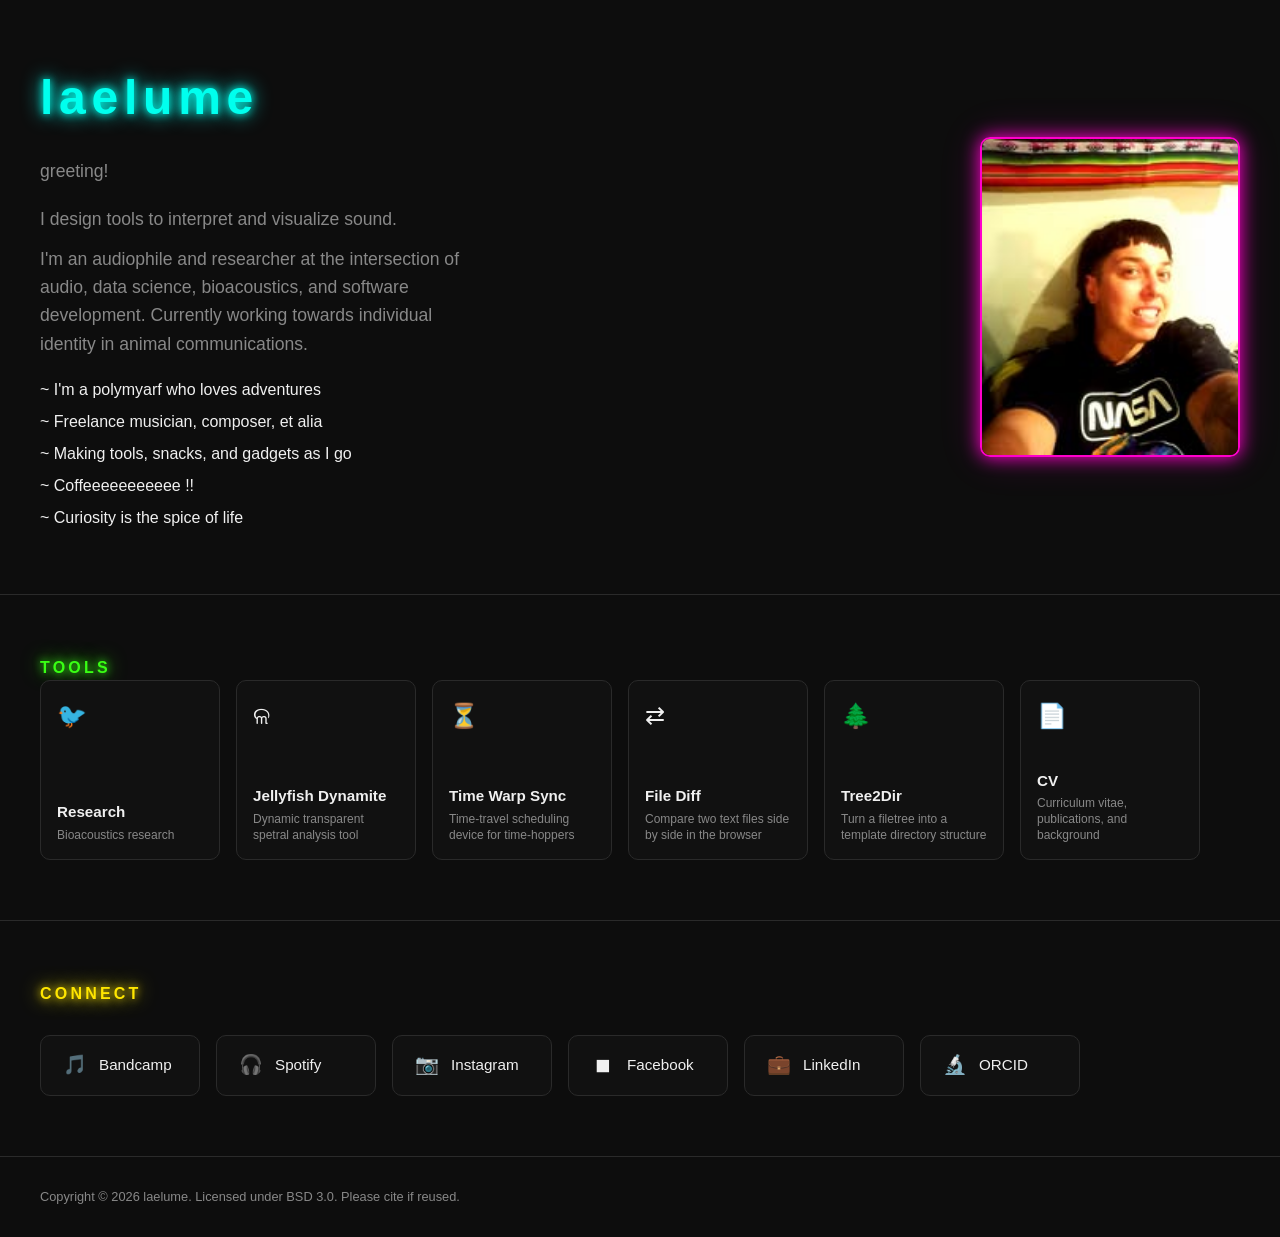
<file: index.html>
<!DOCTYPE html>
<html lang="en">
<head>
    <title>title laelume</title>
    <meta charset="UTF-8">
    <meta name="viewport" content="width=device-width, initial-scale=1.0">
    <style>

        /* === === === === === === === === */
        /* ROOT VARIABLES                 */
        /* ==== ==== ==== ====            */

        :root {
            --magenta:    #ff00cc;
            --cyan:       #00ffee;
            --neon-green: #39ff14;
            --yellow:     #ffe600;
            --dark-bg:    #0d0d0d;
            --mid-bg:     #1a1a1a;
            --card-bg:    #111111;
            --text-main:  #f0f0f0;
            --text-dim:   #888888;
            --radius:     10px;
        }

        /* === === === === === === === === */
        /* RESET AND BASE                 */
        /* ==== ==== ==== ====            */

        * {
            box-sizing: border-box;
            margin: 0;
            padding: 0;
        }

        html {
            scroll-behavior: smooth;
        }

        body {
            font-family: Arial, sans-serif;
            background-color: var(--dark-bg);
            color: var(--text-main);
            line-height: 1.6;
        }

        /* === === === === === === === === */
        /* NEON GLOW UTILITY              */
        /* ==== ==== ==== ====            */

        /* applied as a class to headings and accents that need glow */
        .glow-magenta { text-shadow: 0 0 8px var(--magenta), 0 0 20px var(--magenta); }
        .glow-cyan    { text-shadow: 0 0 8px var(--cyan),    0 0 20px var(--cyan);    }
        .glow-green   { text-shadow: 0 0 8px var(--neon-green), 0 0 20px var(--neon-green); }
        .glow-yellow  { text-shadow: 0 0 8px var(--yellow),  0 0 20px var(--yellow);  }


        .greeting-list {
            list-style: none;
            margin-top: 16px;
            color: var(--text-main);
            font-size: 1rem;
            line-height: 2;
        }
        /* === === === === === === === === */
        /* SECTION WRAPPER                */
        /* ==== ==== ==== ====            */

        /* each top-level section gets padding and a subtle divider */
        .section {
            padding: 60px 40px;
            border-bottom: 1px solid #2a2a2a;
        }

        /* === === === === === === === === */
        /* HERO SECTION - photo + greeting */
        /* ==== ==== ==== ====            */

        #hero {
            display: flex;
            align-items: center;
            justify-content: space-between;
            gap: 40px;
            flex-wrap: wrap;
            min-height: 60vh;
        }

        /* left side: name and greeting text */
        #hero .hero-text {
            flex: 1 1 300px;
        }

        #hero .hero-text h1 {
            font-size: 3rem;
            letter-spacing: 0.12em;
            color: var(--cyan);
        }

        #hero .hero-text .greeting {
            margin-top: 20px;
            font-size: 1.1rem;
            color: var(--text-dim);
            max-width: 420px;
        }

        /* right side: portrait image, right-justified */
        #hero .hero-photo {
            flex: 0 0 auto;
            display: flex;
            justify-content: flex-end;
        }

        /* replace src with actual image path */
        #hero .hero-photo img {
            width: 260px;
            height: 320px;
            object-fit: cover;
            border-radius: var(--radius);
            border: 2px solid var(--magenta);
            box-shadow: 0 0 18px var(--magenta), 0 0 40px rgba(255,0,204,0.2);
        }

        /* === === === === === === === === */
        /* NAV SECTION - tools links      */
        /* ==== ==== ==== ====            */

        #tools {
            /* left-aligned column layout  */
        }

        #tools h2 {
            font-size: 1rem;
            letter-spacing: 0.2em;
            text-transform: uppercase;
            color: var(--neon-green);
        }

        #tools nav ul {
            list-style: none;
            display: flex;
            flex-direction: row;
            gap: 16px;
            /* every tile takes an equal share of the row regardless of count */
        }

        #tools nav li {
            margin: 0;
            flex: 1 1 0;
            min-width: 0;
            max-width: 180px;
        }

        /* each tool is a square tile: icon at the top, title and subtitle at the bottom */
        #tools nav a {
            display: flex;
            flex-direction: column;
            gap: 6px;
            aspect-ratio: 1 / 1;
            padding: 16px;
            background-color: var(--card-bg);
            color: var(--text-main);
            text-decoration: none;
            border-radius: var(--radius);
            border: 1px solid #2a2a2a;
            transition: border-color 0.2s, color 0.2s, box-shadow 0.2s;
            overflow: hidden;
        }

        #tools nav a:hover {
            border-color: var(--neon-green);
            color: var(--neon-green);
            box-shadow: 0 0 8px var(--neon-green);
        }

        /* auto bottom margin on the icon pushes the text block to the tile floor */
        #tools nav .tool-icon {
            font-size: 1.5rem;
            margin-bottom: auto;
            /* unicode icons to match the social cards; swap for SVG if preferred */
        }

        #tools nav .tool-title {
            font-size: 0.95rem;
            font-weight: bold;
            line-height: 1.3;
        }

        /* subtitle stays dim on hover so the title carries the accent colour */
        #tools nav .tool-sub {
            font-size: 0.75rem;
            line-height: 1.3;
            color: var(--text-dim);
        }

        /* === === === === === === === === */
        /* SOCIAL / LINKS SECTION         */
        /* ==== ==== ==== ====            */

        #connect {
            /* centered grid of icon-style cards */
        }

        #connect h2 {
            font-size: 1rem;
            letter-spacing: 0.2em;
            text-transform: uppercase;
            color: var(--yellow);
            margin-bottom: 28px;
        }

        .social-grid {
            display: flex;
            flex-wrap: wrap;
            gap: 16px;
        }

        /* each social link is a pill card */
        .social-card {
            display: flex;
            align-items: center;
            gap: 12px;
            padding: 14px 22px;
            background-color: var(--card-bg);
            border-radius: var(--radius);
            border: 1px solid #2a2a2a;
            text-decoration: none;
            color: var(--text-main);
            font-size: 0.95rem;
            transition: border-color 0.2s, color 0.2s, box-shadow 0.2s;
            min-width: 160px;
        }

        /* each card picks up its accent color on hover via a data attribute */
        .social-card:hover                              { border-color: var(--cyan);       color: var(--cyan);       box-shadow: 0 0 10px var(--cyan);       }
        .social-card[data-platform="bandcamp"]:hover    { border-color: var(--cyan);       color: var(--cyan);       box-shadow: 0 0 10px var(--cyan);       }
        .social-card[data-platform="instagram"]:hover   { border-color: var(--magenta);    color: var(--magenta);    box-shadow: 0 0 10px var(--magenta);    }
        .social-card[data-platform="facebook"]:hover    { border-color: #4a90d9;           color: #4a90d9;           box-shadow: 0 0 10px #4a90d9;           }
        .social-card[data-platform="linkedin"]:hover    { border-color: #0e9af0;           color: #0e9af0;           box-shadow: 0 0 10px #0e9af0;           }
        .social-card[data-platform="orcid"]:hover       { border-color: var(--neon-green); color: var(--neon-green); box-shadow: 0 0 10px var(--neon-green);  }
        .social-card[data-platform="spotify"]:hover     { border-color: var(--neon-green); color: var(--neon-green); box-shadow: 0 0 10px var(--neon-green);  }

        .social-card .icon {
            font-size: 1.2rem;
            width: 24px;
            text-align: center;
            /* unicode icons are used here; swap for SVG sprites if preferred */
        }

        /* === === === === === === === === */
        /* FOOTER                         */
        /* ==== ==== ==== ====            */

        footer {
            padding: 30px 40px;
            color: var(--text-dim);
            font-size: 0.8rem;
        }

    </style>
</head>
<body>

    <!-- === === === === === === === === -->
    <!-- HERO: name, greeting, photo    -->
    <!-- ==== ==== ==== ====            -->

    <section id="hero" class="section">

        <div class="hero-text">
            <h1 class="glow-cyan">laelume</h1>
            <p class="greeting">greeting!</p>
            <p class="greeting">I design tools to interpret and visualize sound.</p>
            <p class="greeting" style="margin-top: 12px;">I'm an audiophile and researcher at the intersection of audio, data science, bioacoustics, and software development. Currently working towards individual identity in animal communications.</p>
            <ul class="greeting-list">
                <li>~ I'm a polymyarf who loves adventures</li>
                <li>~ Freelance musician, composer, et alia</li>
                <li>~ Making tools, snacks, and gadgets as I go</li>
                <li>~ Coffeeeeeeeeeee !!</li>
                <li>~ Curiosity is the spice of life</li>
            </ul>
            
        </div>

        <div class="hero-photo">
            <!-- replace placeholder src with actual image path, e.g. assets/portrait.jpg -->
            <img src="images/ashface.jpg" alt="laelume portrait">
        </div>

    </section>

    <!-- === === === === === === === === -->
    <!-- TOOLS NAV                      -->
    <!-- ==== ==== ==== ====            -->

    <section id="tools" class="section">

        <h2 class="glow-green">tools</h2>

        <nav>
            <ul>
                <li>
                    <a href="research/index.html">
                        <span class="tool-icon">🐦</span>
                        <span class="tool-title">Research</span>
                        <span class="tool-sub">Bioacoustics research</span>
                    </a>
                </li>
                <li>
                    <a href="jellyfish.html">
                        <span class="tool-icon">ଳ</span>
                        <span class="tool-title">Jellyfish Dynamite</span>
                        <span class="tool-sub">Dynamic transparent spetral analysis tool</span>
                    </a>
                </li>
                <li>
                    <a href="timewarp.html">
                        <span class="tool-icon">⏳</span>
                        <span class="tool-title">Time Warp Sync</span>
                        <span class="tool-sub">Time-travel scheduling device for time-hoppers</span>
                    </a>
                </li>
                <li>
                    <a href="diff.html">
                        <span class="tool-icon">⇄</span>
                        <span class="tool-title">File Diff</span>
                        <span class="tool-sub">Compare two text files side by side in the browser</span>
                    </a>
                </li>
                <li>
                    <a href="tree.html">
                        <span class="tool-icon">🌲</span>
                        <span class="tool-title">Tree2Dir</span>
                        <span class="tool-sub">Turn a filetree into a template directory structure</span>
                    </a>
                </li>
                <!--<li><a href="compositions.html">Compositions</a></li>-->
                <!--<li><a href="ideas-writings.html">Writing</a></li>-->
                <!--<li><a href="software.html">Software</a></li>-->
                <li>
                    <a href="cv.html">
                        <span class="tool-icon">📄</span>
                        <span class="tool-title">CV</span>
                        <span class="tool-sub">Curriculum vitae, publications, and background</span>
                    </a>
                </li>
            </ul>
        </nav>

    </section>

    <!-- === === === === === === === === -->
    <!-- SOCIAL LINKS                   -->
    <!-- ==== ==== ==== ====            -->

    <section id="connect" class="section">

        <h2 class="glow-yellow">connect</h2>

        <div class="social-grid">

            <!-- replace all href="#" with actual profile URLs -->

            <a class="social-card" data-platform="bandcamp" href="https://ashlaeblume.bandcamp.com" target="_blank" rel="noopener noreferrer">
                <span class="icon">🎵</span>
                Bandcamp
            </a>

            <a class="social-card" data-platform="spotify" href="https://open.spotify.com/artist/68kdJhGyzBGcU7ST7ue2NJ" target="_blank" rel="noopener noreferrer">
                <span class="icon">🎧</span>
                Spotify
            </a>

            <a class="social-card" data-platform="instagram" href="https://www.instagram.com/laelume" target="_blank" rel="noopener noreferrer">
                <span class="icon">📷</span>
                Instagram
            </a>

            <a class="social-card" data-platform="facebook" href="https://www.facebook.com/ashlaeblume" target="_blank" rel="noopener noreferrer">
                <span class="icon">◼</span>
                Facebook
            </a>

            <a class="social-card" data-platform="linkedin" href="http://linkedin.com/in/ashlaeblume" target="_blank" rel="noopener noreferrer">
                <span class="icon">💼</span>
                LinkedIn
            </a>

            <a class="social-card" data-platform="orcid" href="https://orcid.org/0000-0002-1583-7116" target="_blank" rel="noopener noreferrer">
                <span class="icon">🔬</span>
                ORCID
            </a>

        </div>

    </section>

    <!-- === === === === === === === === -->
    <!-- FOOTER                         -->
    <!-- ==== ==== ==== ====            -->

    <footer>
        Copyright &copy; 2026 laelume. Licensed under BSD 3.0. Please cite if reused.
    </footer>

</body>
</html>
</file>
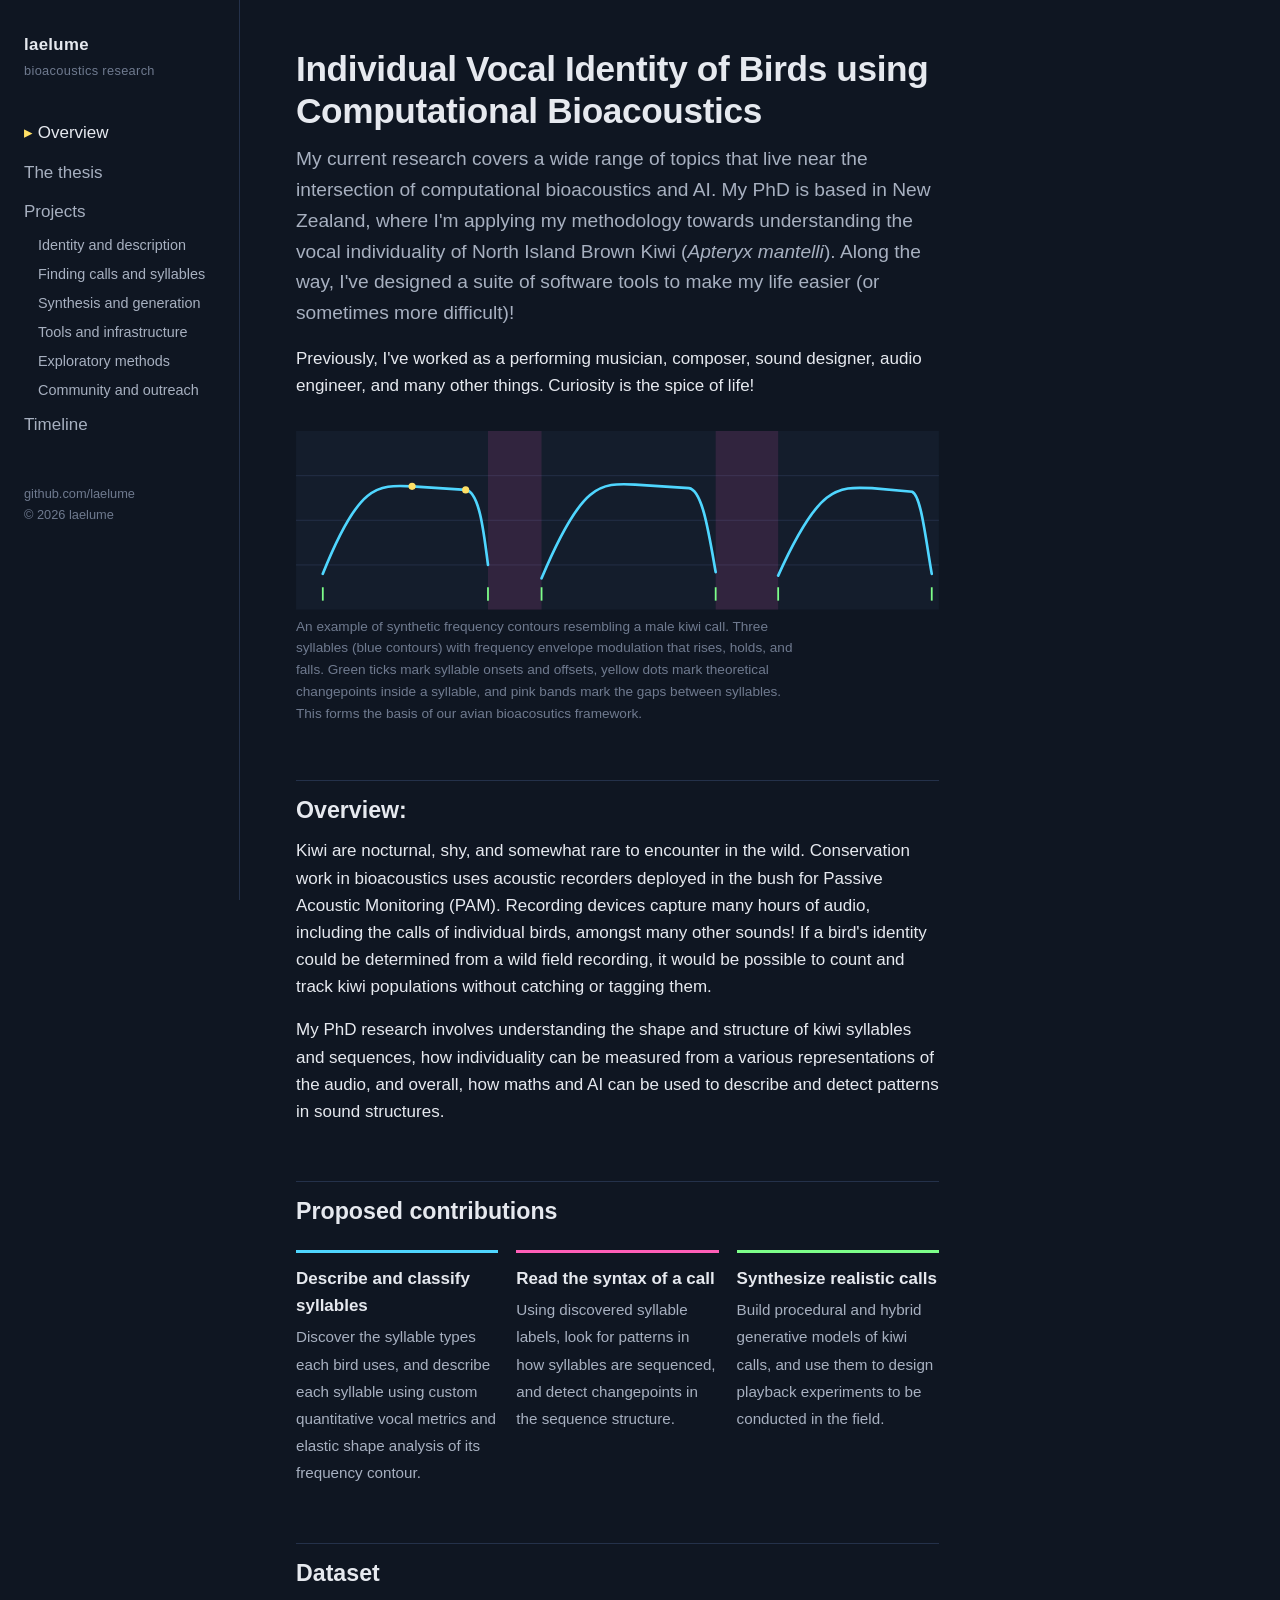
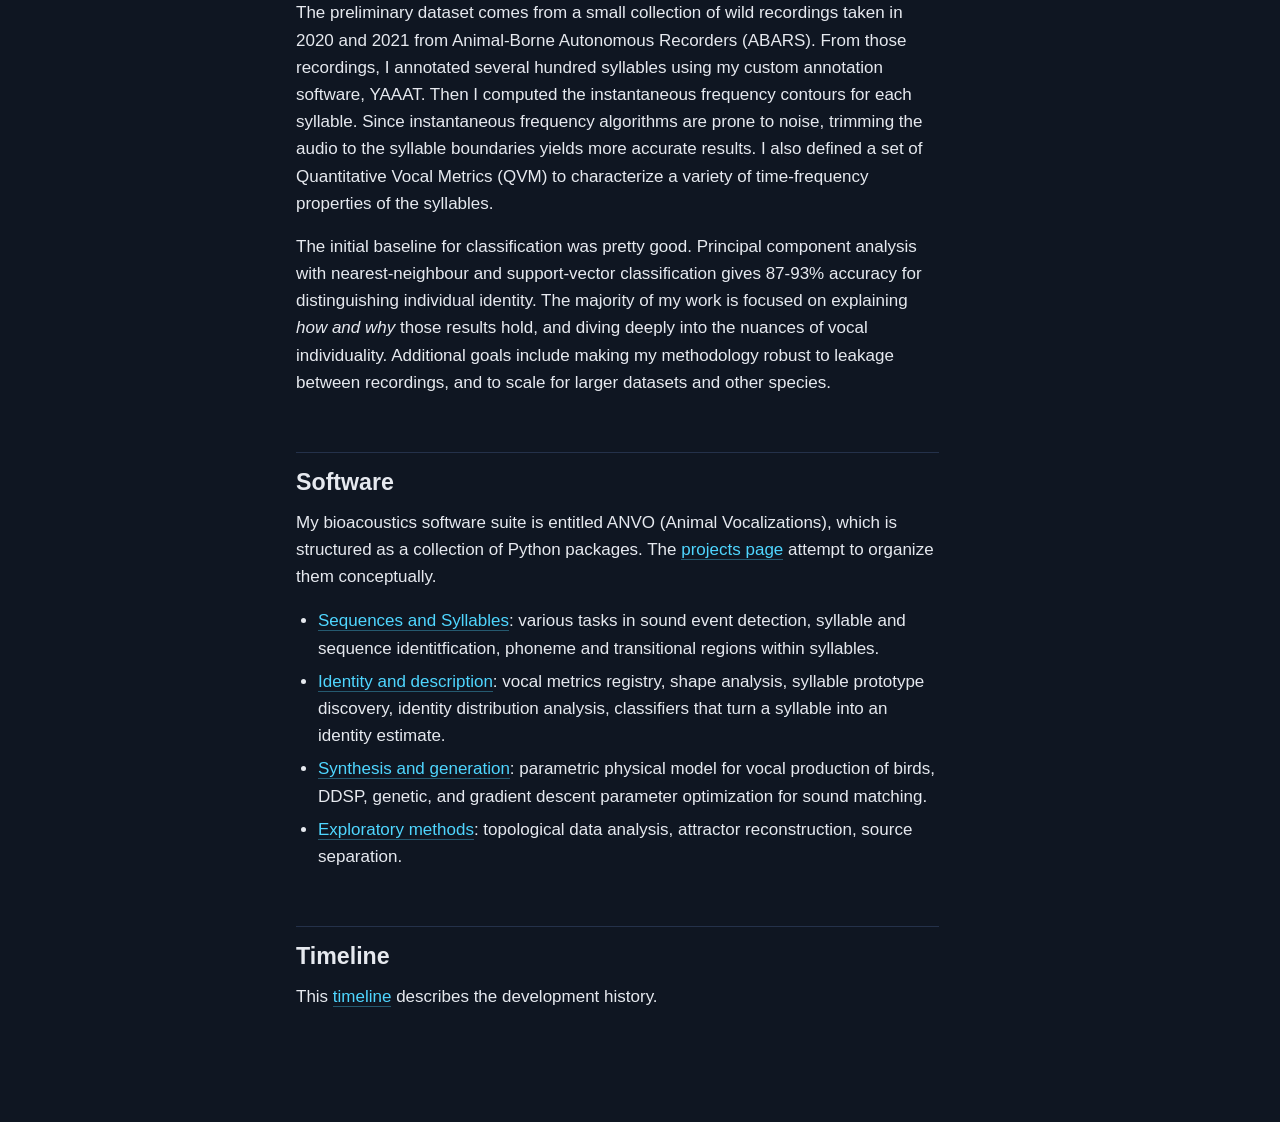
<file: research/index.html>
<!DOCTYPE html>
<html lang="en">
<head>
<meta charset="utf-8">
<meta name="viewport" content="width=device-width, initial-scale=1">
<title>ashlae blum(e) research page</title>
<meta name="description" content="Computational approached towards vocal individuality of North Island Brown Kiwi">
<link rel="stylesheet" href="style.css">
</head>
<body>
<div class="frame">

<aside class="side">
  <a class="brand" href="index.html">laelume<small>bioacoustics research</small></a>
  <nav>
    <a class="here" href="index.html">Overview</a>
    <a href="thesis.html">The thesis</a>
    <a href="projects.html">Projects</a>
    <div class="sub">
      <a href="projects.html#identify">Identity and description</a>
      <a href="projects.html#segment">Finding calls and syllables</a>
      <a href="projects.html#synth">Synthesis and generation</a>
      <a href="projects.html#tools">Tools and infrastructure</a>
      <a href="projects.html#explore">Exploratory methods</a>
      <a href="projects.html#community">Community and outreach</a>
    </div>
    <a href="timeline.html">Timeline</a>
  </nav>
  <div class="foot">
    <a href="https://github.com/laelume">github.com/laelume</a><br>
    © 2026 laelume
  </div>
</aside>

<main>
<h1>Individual Vocal Identity of Birds using Computational Bioacoustics</h1>
<p class="lede">My current research covers a wide range of topics that live near the intersection of computational bioacoustics and AI. My PhD is based in New Zealand, where I'm applying my methodology towards understanding the vocal individuality of North Island Brown Kiwi (<em>Apteryx mantelli</em>). Along the way, I've designed a suite of software tools to make my life easier (or sometimes more difficult)!</p>
</p>Previously, I've worked as a performing musician, composer, sound designer, audio engineer, and many other things. Curiosity is the spice of life!</p>
  
<div class="contour" aria-hidden="true">
<svg viewBox="0 0 720 200" xmlns="http://www.w3.org/2000/svg" role="img">
  <title>Synthetic kiwi call showing frequency contours of three syllables</title>
  <rect x="0" y="0" width="720" height="200" fill="#141d2c"/>
  <g stroke="#24314a" stroke-width="1">
    <line x1="0" y1="50" x2="720" y2="50"/>
    <line x1="0" y1="100" x2="720" y2="100"/>
    <line x1="0" y1="150" x2="720" y2="150"/>
  </g>
  <!-- inter-syllable gap regions -->
  <rect x="215" y="0" width="60" height="200" fill="#ff5fb8" opacity=".12"/>
  <rect x="470" y="0" width="70" height="200" fill="#ff5fb8" opacity=".12"/>
  <!-- syllable contours: rise, plateau, fall -->
  <path d="M30 160 C 70 60, 90 60, 130 62 L 190 66 C 205 68, 210 110, 215 150" fill="none" stroke="#4fd6ff" stroke-width="3" stroke-linecap="round"/>
  <path d="M275 165 C 320 58, 340 58, 380 60 L 440 64 C 455 66, 462 112, 470 158" fill="none" stroke="#4fd6ff" stroke-width="3" stroke-linecap="round"/>
  <path d="M540 162 C 585 62, 605 62, 645 64 L 690 68 C 700 72, 705 120, 712 160" fill="none" stroke="#4fd6ff" stroke-width="3" stroke-linecap="round"/>
  <!-- changepoints inside the first syllable -->
  <g fill="#ffe066">
    <circle cx="130" cy="62" r="4"/>
    <circle cx="190" cy="66" r="4"/>
  </g>
  <!-- onset / offset ticks -->
  <g stroke="#7dff8a" stroke-width="2">
    <line x1="30" y1="175" x2="30" y2="190"/>
    <line x1="215" y1="175" x2="215" y2="190"/>
    <line x1="275" y1="175" x2="275" y2="190"/>
    <line x1="470" y1="175" x2="470" y2="190"/>
    <line x1="540" y1="175" x2="540" y2="190"/>
    <line x1="712" y1="175" x2="712" y2="190"/>
  </g>
</svg>
<p class="cap">An example of synthetic frequency contours resembling a male kiwi call. Three syllables (blue contours) with frequency envelope modulation that rises, holds, and falls. Green ticks mark syllable onsets and offsets, yellow dots mark theoretical changepoints inside a syllable, and pink bands mark the gaps between syllables. This forms the basis of our avian bioacosutics framework.</p>
</div>

<h2>Overview:</h2>
<p>Kiwi are nocturnal, shy, and somewhat rare to encounter in the wild. Conservation work in bioacoustics uses acoustic recorders deployed in the bush for Passive Acoustic Monitoring (PAM). Recording devices capture many hours of audio, including the calls of individual birds, amongst many other sounds! If a bird's identity could be determined from a wild field recording, it would be possible to count and track kiwi populations without catching or tagging them.</p>
<p>My PhD research involves understanding the shape and structure of kiwi syllables and sequences, how individuality can be measured from a various representations of the audio, and overall, how maths and AI can be used to describe and detect patterns in sound structures.</p>

<h2>Proposed contributions</h2>
<ul class="arc">
  <li><b>Describe and classify syllables</b><span>Discover the syllable types each bird uses, and describe each syllable using custom quantitative vocal metrics and elastic shape analysis of its frequency contour.</span></li>
  <li><b>Read the syntax of a call</b><span>Using discovered syllable labels, look for patterns in how syllables are sequenced, and detect changepoints in the sequence structure.</span></li>
  <li><b>Synthesize realistic calls</b><span>Build procedural and hybrid generative models of kiwi calls, and use them to design playback experiments to be conducted in the field.</span></li>
</ul>

<h2>Dataset</h2>
<p>The preliminary dataset comes from a small collection of wild recordings taken in 2020 and 2021 from Animal-Borne Autonomous Recorders (ABARS). From those recordings, I annotated several hundred syllables using my custom annotation software, YAAAT. Then I computed the instantaneous frequency contours for each syllable. Since instantaneous frequency algorithms are prone to noise, trimming the audio to the syllable boundaries yields more accurate results. I also defined a set of Quantitative Vocal Metrics (QVM) to characterize a variety of time-frequency properties of the syllables.</p>
<p>The initial baseline for classification was pretty good. Principal component analysis with nearest-neighbour and support-vector classification gives 87-93% accuracy for distinguishing individual identity. The majority of my work is focused on explaining <em>how and why</em> those results hold, and diving deeply into the nuances of vocal individuality. Additional goals include making my methodology robust to leakage between recordings, and to scale for larger datasets and other species.</p>

<h2>Software</h2>
<p>My bioacoustics software suite is entitled ANVO (Animal Vocalizations), which is structured as a collection of Python packages. The <a href="projects.html">projects page</a> attempt to organize them conceptually.</p>
<ul>
  <li><a href="projects.html#segment">Sequences and Syllables</a>: various tasks in sound event detection, syllable and sequence identitfication, phoneme and transitional regions within syllables.</li>
  <li><a href="projects.html#identify">Identity and description</a>: vocal metrics registry, shape analysis, syllable prototype discovery, identity distribution analysis, classifiers that turn a syllable into an identity estimate.</li>
  <li><a href="projects.html#synth">Synthesis and generation</a>: parametric physical model for vocal production of birds, DDSP, genetic, and gradient descent parameter optimization for sound matching.</li>
  <li><a href="projects.html#explore">Exploratory methods</a>: topological data analysis, attractor reconstruction, source separation.</li>
</ul>

<h2>Timeline</h2>
<p>This <a href="timeline.html">timeline</a> describes the development history.</p>

  
</main>

</div>
</body>
</html>
</file>
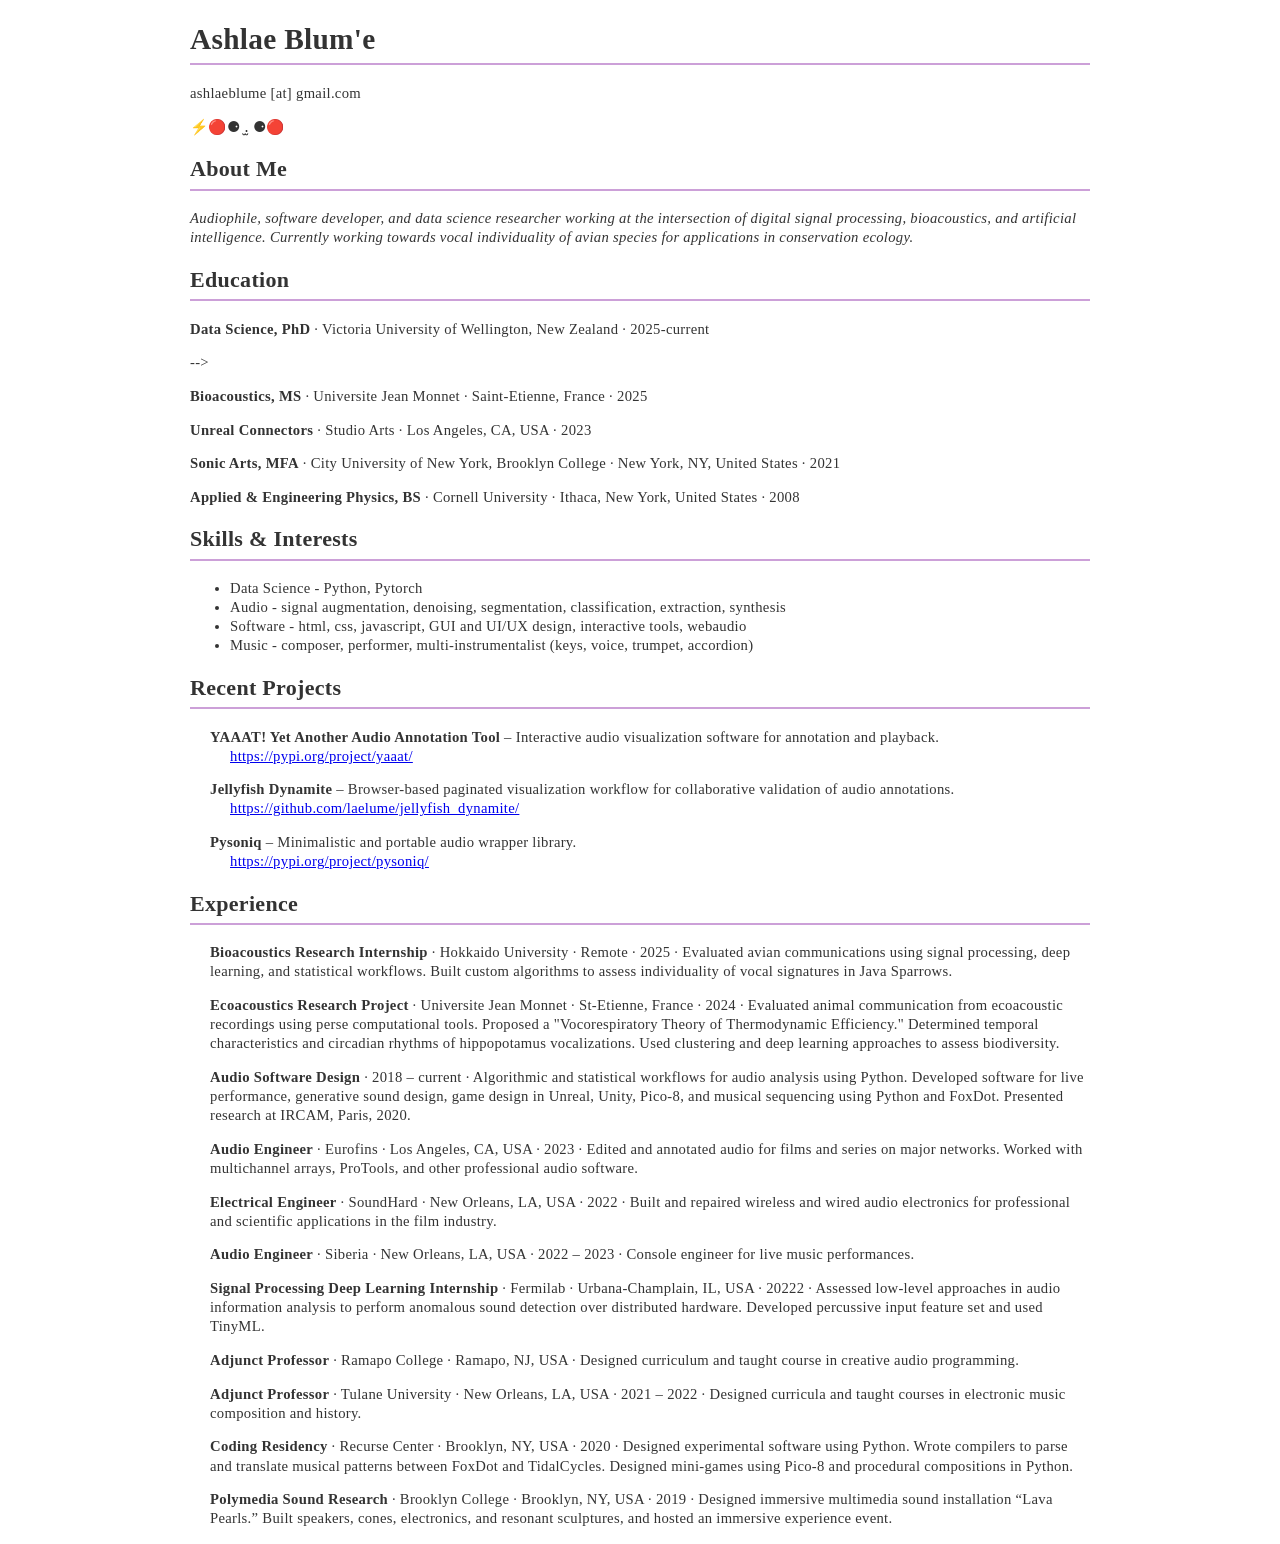
<file: cv.html>
<!DOCTYPE html>
<html lang="en">

    <head>
        <meta charset="UTF-8">
        <title>Ashlae_Blume_CV</title>
        <style>
            body {
                font-family: 'Times New Roman', Times, serif;
                font-size: 11pt;
                max-width: 900px;
                margin: 16px auto;
                line-height: 1.3;
                letter-spacing: 0.3px;
                color: #333;
                
            }
            h1, h2 {
                border-bottom: 2px solid rgba(129, 19, 159, 0.4);
                padding-bottom: 5px;
            }
        </style>
    </head>

    <body>
        <h1>Ashlae Blum'e</h1>
        <p>ashlaeblume [at] gmail.com</p>
        <p>⚡🔴⚈ ․̫ ⚈🔴</p>
        <h2>About Me</h2>
        <em>Audiophile, software developer, and data science researcher working at the intersection of digital signal processing, bioacoustics, and artificial intelligence. Currently working towards vocal individuality of avian species for applications in conservation ecology.</em>

        <h2>Education</h2>
        <p><strong>Data Science, PhD</strong> &middot; Victoria University of Wellington, New Zealand &middot; 2025-current</p>-->
        <p><strong>Bioacoustics, MS</strong> &middot; Universite Jean Monnet &middot; Saint-Etienne, France &middot; 2025</p>
        <p><strong>Unreal Connectors</strong> &middot; Studio Arts &middot; Los Angeles, CA, USA &middot; 2023</p>
        <p><strong>Sonic Arts, MFA</strong> &middot; City University of New York, Brooklyn College &middot; New York, NY, United States &middot; 2021</p>
        <p><strong>Applied & Engineering Physics, BS</strong> &middot; Cornell University &middot; Ithaca, New York, United States &middot; 2008</p>

        <h2>Skills & Interests</h2>
            <ul>
                <li>Data Science - Python, Pytorch </li>
                <li>Audio - signal augmentation, denoising, segmentation, classification, extraction, synthesis</li>
                <li>Software - html, css, javascript, GUI and UI/UX design, interactive tools, webaudio</li>
                <li>Music - composer, performer, multi-instrumentalist (keys, voice, trumpet, accordion)</li>
            </ul>

        <h2>Recent Projects</h2>
            
            <style>
            .project a {
                display: block;        /* puts link on new line */
                margin-left: 20px;     /* "tab" indentation */
            }
            </style>        

            <p class="project"><strong>YAAAT! Yet Another Audio Annotation Tool</strong> – Interactive audio visualization software for annotation and playback.
                <a href="https://pypi.org/project/yaaat/" target="_blank" rel="noopener">https://pypi.org/project/yaaat/</a>
            </p>

            <p class="project"><strong>Jellyfish Dynamite</strong> – Browser-based paginated visualization workflow for collaborative validation of audio annotations.
                <a href="https://github.com/laelume/jellyfish_dynamite/" target="_blank" rel="noopener">https://github.com/laelume/jellyfish_dynamite/</a>
            </p>

            <p class="project"><strong>Pysoniq</strong> – Minimalistic and portable audio wrapper library.
                <a href="https://pypi.org/project/pysoniq/" target="_blank" rel="noopener">https://pypi.org/project/pysoniq/</a>
            </p>
            
            <!--<p class="project"><strong>Time Warp Synchronizer</strong> – Multi-timezone scheduling overlap widget.-->
            <!--    <a href="https://laelume.neocities.org/timewarp-sync/" target="_blank" rel="noopener">https://laelume.neocities.org/timewarp-sync/</a>-->
            <!--</p>-->


        <h2>Experience</h2>
            
            <style>
            .project {
                display: block;        /* puts link on new line */
                margin-left: 20px;     /* "tab" indentation */
                
            }
            </style>        

            <p class="project"><strong>Bioacoustics Research Internship</strong> &middot; Hokkaido University  &middot; Remote &middot; 2025 &middot;
                Evaluated avian communications using signal processing, deep learning, and statistical workflows. Built custom algorithms to assess individuality of vocal signatures in Java Sparrows.
            </p>

            <p class="project"><strong>Ecoacoustics Research Project</strong> &middot; Universite Jean Monnet &middot; St-Etienne, France &middot; 2024 &middot;
                Evaluated animal communication from ecoacoustic recordings using perse computational tools. Proposed a "Vocorespiratory Theory of Thermodynamic Efficiency." Determined temporal characteristics and circadian rhythms of hippopotamus vocalizations. Used clustering and deep learning approaches to assess biodiversity.
            </p>

            <p class="project"><strong>Audio Software Design</strong> &middot; 2018 – current &middot; 
                Algorithmic and statistical workflows for audio analysis using Python. Developed software for live performance, generative sound design, game design in Unreal, Unity, Pico-8, and musical sequencing using Python and FoxDot. Presented research at IRCAM, Paris, 2020.
            </p>

            <p class="project"><strong>Audio Engineer</strong> &middot; Eurofins &middot; Los Angeles, CA, USA &middot; 2023 &middot;
                Edited and annotated audio for films and series on major networks. Worked with multichannel arrays, ProTools, and other professional audio software.
            </p>

            <p class="project"><strong>Electrical Engineer</strong> &middot; SoundHard &middot; New Orleans, LA, USA &middot; 2022 &middot;
                Built and repaired wireless and wired audio electronics for professional and scientific applications in the film industry.
            </p>

            <p class="project"><strong>Audio Engineer</strong> &middot; Siberia &middot; New Orleans, LA, USA &middot; 2022 &ndash; 2023 &middot; 
                Console engineer for live music performances. 
            </p>

            <p class="project"><strong>Signal Processing Deep Learning Internship</strong> &middot; Fermilab &middot; Urbana-Champlain, IL, USA &middot; 20222 &middot;
                Assessed low-level approaches in audio information analysis to perform anomalous sound detection over distributed hardware. Developed percussive input feature set and used TinyML. 
            </p>

            <p class="project"><strong>Adjunct Professor</strong> &middot; Ramapo College &middot; Ramapo, NJ, USA &middot;
                Designed curriculum and taught course in creative audio programming. 
            </p>

            <p class="project"><strong>Adjunct Professor</strong> &middot; Tulane University &middot; New Orleans, LA, USA &middot; 2021 – 2022 &middot;
                Designed curricula and taught courses in electronic music composition and history. 
            </p>

            <p class="project"><strong>Coding Residency</strong> &middot; Recurse Center &middot; Brooklyn, NY, USA &middot; 2020 &middot;
                Designed experimental software using Python. Wrote compilers to parse and translate musical patterns between FoxDot and TidalCycles. Designed mini-games using Pico-8 and procedural compositions in Python.
            </p>

            <p class="project"><strong>Polymedia Sound Research</strong> &middot; Brooklyn College &middot; Brooklyn, NY, USA &middot; 2019 &middot; 
                Designed immersive multimedia sound installation “Lava Pearls.” Built speakers, cones, electronics, and resonant sculptures, and hosted an immersive experience event. 
            </p>

    </body>
</html>
</file>
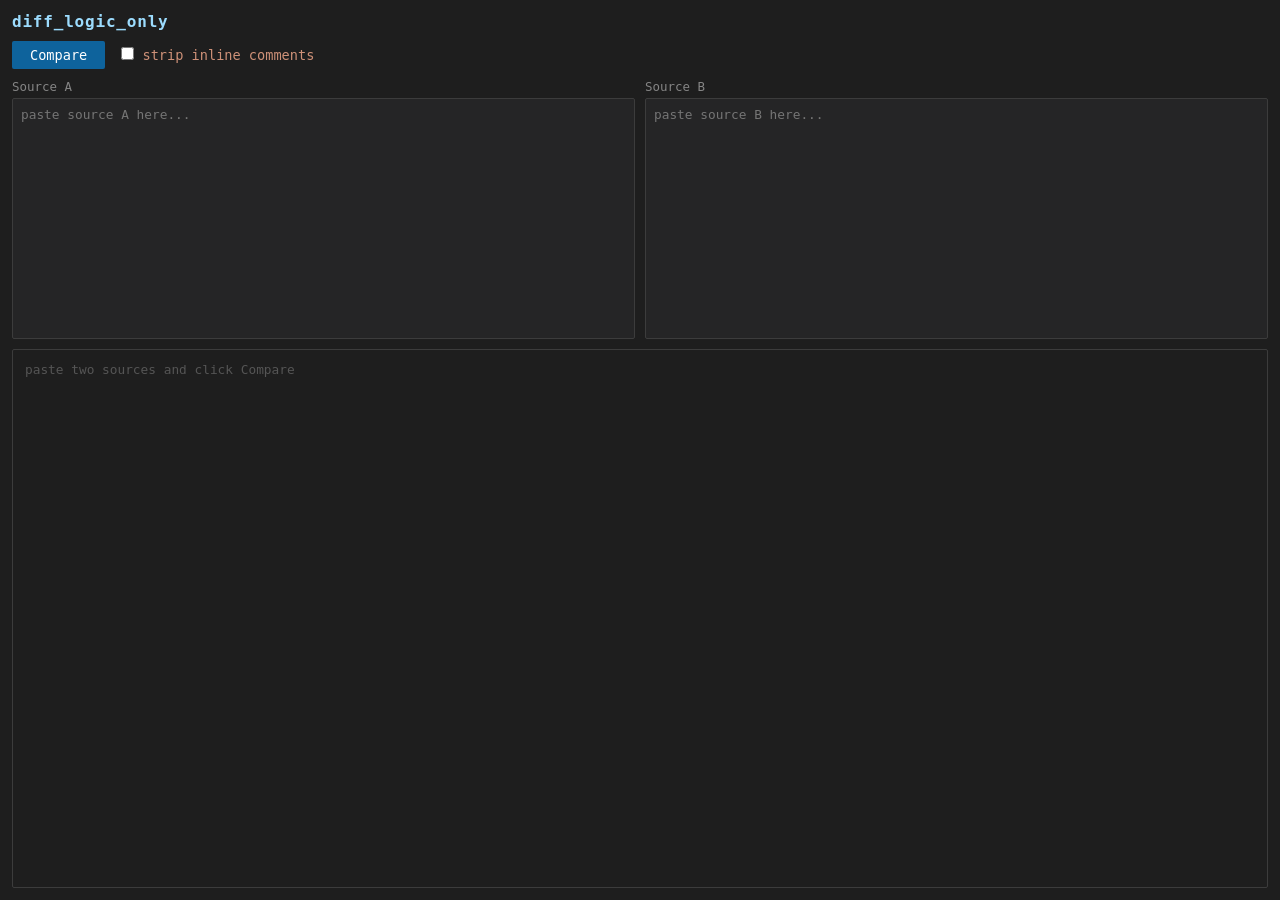
<file: diff.html>
<!DOCTYPE html>
<html lang="en">
<head>
  <meta charset="UTF-8">
  <title>diff_logic_only</title>
  <style>
    * { box-sizing: border-box; margin: 0; padding: 0; }

    body {
      font-family: monospace;
      background: #1e1e1e;
      color: #d4d4d4;
      display: flex;
      flex-direction: column;
      height: 100vh;
      padding: 12px;
      gap: 10px;
    }

    h1 {
      font-size: 1rem;
      color: #9cdcfe;
      letter-spacing: 0.05em;
    }

    .controls {
      display: flex;
      align-items: center;
      gap: 16px;
    }

    .controls label {
      font-size: 0.85rem;
      color: #ce9178;
      cursor: pointer;
    }

    button {
      background: #0e639c;
      color: #fff;
      border: none;
      padding: 6px 18px;
      cursor: pointer;
      font-family: monospace;
      font-size: 0.85rem;
      border-radius: 2px;
    }

    button:hover { background: #1177bb; }

    .editors {
      display: grid;
      grid-template-columns: 1fr 1fr;
      gap: 10px;
      flex: 0 0 260px;
    }

    .editors > div {
      display: flex;
      flex-direction: column;
      gap: 4px;
    }

    .editors label {
      font-size: 0.78rem;
      color: #858585;
    }

    textarea {
      flex: 1;
      background: #252526;
      color: #d4d4d4;
      border: 1px solid #3c3c3c;
      padding: 8px;
      font-family: monospace;
      font-size: 0.8rem;
      resize: none;
      outline: none;
      border-radius: 2px;
      height: 220px;
    }

    textarea:focus { border-color: #0e639c; }

    .diff-wrapper {
      flex: 1;
      overflow: auto;
      border: 1px solid #3c3c3c;
      border-radius: 2px;
      background: #1e1e1e;
    }

    table {
      width: 100%;
      border-collapse: collapse;
      font-size: 0.8rem;
    }

    thead th {
      background: #252526;
      color: #858585;
      text-align: left;
      padding: 4px 8px;
      border-bottom: 1px solid #3c3c3c;
      position: sticky;
      top: 0;
    }

    td {
      padding: 1px 8px;
      white-space: pre;
      vertical-align: top;
      border-right: 1px solid #2d2d2d;
      width: 50%;
    }

    tr.equal   td { color: #d4d4d4; }
    tr.replace td.left  { background: #3a1f1f; color: #f48771; }
    tr.replace td.right { background: #1f3a1f; color: #89d185; }
    tr.delete  td.left  { background: #3a1f1f; color: #f48771; }
    tr.delete  td.right { background: #1e1e1e; color: transparent; }
    tr.insert  td.left  { background: #1e1e1e; color: transparent; }
    tr.insert  td.right { background: #1f3a1f; color: #89d185; }

    .empty-msg {
      color: #555;
      padding: 12px;
      font-size: 0.8rem;
    }

    .stat {
      font-size: 0.75rem;
      color: #858585;
    }

    .stat span.adds  { color: #89d185; }
    .stat span.dels  { color: #f48771; }
  </style>
</head>
<body>

  <h1>diff_logic_only</h1>

  <div class="controls">
    <button onclick="runDiff()">Compare</button>
    <label>
      <input type="checkbox" id="stripInline">
      strip inline comments
    </label>
    <span class="stat" id="stat"></span>
  </div>

  <div class="editors">
    <div>
      <label>Source A</label>
      <textarea id="srcA" placeholder="paste source A here..."></textarea>
    </div>
    <div>
      <label>Source B</label>
      <textarea id="srcB" placeholder="paste source B here..."></textarea>
    </div>
  </div>

  <div class="diff-wrapper">
    <div class="empty-msg" id="emptyMsg">paste two sources and click Compare</div>
    <table id="diffTable" style="display:none">
      <thead>
        <tr>
          <th>Source A</th>
          <th>Source B</th>
        </tr>
      </thead>
      <tbody id="diffBody"></tbody>
    </table>
  </div>

<script>
  // (つ -' _ '- )つ    (つ -' _ '- )つ
  // Strip comments and blank lines from source string.
  // Mirrors the Python strip_lines logic from diff_logic_only.
  function stripSource(src, stripInline) {
    return src.split('\n').filter(line => {
      let l = line;
      if (stripInline) l = l.replace(/\s*#.*$/, '');
      const t = l.trim();
      // Exclude blank lines and full-line comments
      return t.length > 0 && !t.startsWith('#');
    }).map(line => {
      if (stripInline) line = line.replace(/\s*#.*$/, '');
      return line.trim();
    });
  }

  // (つ -' _ '- )つ    (つ -' _ '- )つ
  // Compute longest common subsequence indices for two arrays.
  // Returns matched pairs as [indexA, indexB].
  function lcs(a, b) {
    const m = a.length, n = b.length;
    const dp = Array.from({ length: m + 1 }, () => new Array(n + 1).fill(0));
    for (let i = 1; i <= m; i++)
      for (let j = 1; j <= n; j++)
        dp[i][j] = a[i-1] === b[j-1]
          ? dp[i-1][j-1] + 1
          : Math.max(dp[i-1][j], dp[i][j-1]);

    // Backtrack to find matching pairs
    const pairs = [];
    let i = m, j = n;
    while (i > 0 && j > 0) {
      if (a[i-1] === b[j-1]) { pairs.push([i-1, j-1]); i--; j--; }
      else if (dp[i-1][j] > dp[i][j-1]) i--;
      else j--;
    }
    return pairs.reverse();
  }

  // (つ -' _ '- )つ    (つ -' _ '- )つ
  // Build side-by-side diff rows from two stripped line arrays.
  // Returns array of { type, left, right } row objects.
  function buildDiff(linesA, linesB) {
    const pairs  = lcs(linesA, linesB);
    const rows   = [];
    let   ia = 0, ib = 0, pi = 0;

    while (pi < pairs.length) {
      const [ma, mb] = pairs[pi];

      // Lines before next match: deletions on left, insertions on right
      while (ia < ma || ib < mb) {
        if      (ia < ma && ib < mb) { rows.push({ type: 'replace', left: linesA[ia++], right: linesB[ib++] }); }
        else if (ia < ma)            { rows.push({ type: 'delete',  left: linesA[ia++], right: '' }); }
        else                         { rows.push({ type: 'insert',  left: '',           right: linesB[ib++] }); }
      }

      // Matched line
      rows.push({ type: 'equal', left: linesA[ia++], right: linesB[ib++] });
      pi++;
    }

    // Trailing unmatched lines
    while (ia < linesA.length || ib < linesB.length) {
      if      (ia < linesA.length && ib < linesB.length) { rows.push({ type: 'replace', left: linesA[ia++], right: linesB[ib++] }); }
      else if (ia < linesA.length)                        { rows.push({ type: 'delete',  left: linesA[ia++], right: '' }); }
      else                                                 { rows.push({ type: 'insert',  left: '',           right: linesB[ib++] }); }
    }

    return rows;
  }

  // (つ -' _ '- )つ    (つ -' _ '- )つ
  // Escape HTML special characters for safe text rendering in table cells.
  function esc(str) {
    return str.replace(/&/g,'&amp;').replace(/</g,'&lt;').replace(/>/g,'&gt;');
  }

  // (つ -' _ '- )つ    (つ -' _ '- )つ
  // Main entry point — reads inputs, strips, diffs, and renders the table.
  function runDiff() {
    const stripInline = document.getElementById('stripInline').checked;
    const srcA = document.getElementById('srcA').value;
    const srcB = document.getElementById('srcB').value;

    const linesA = stripSource(srcA, stripInline);
    const linesB = stripSource(srcB, stripInline);

    const rows = buildDiff(linesA, linesB);

    const tbody = document.getElementById('diffBody');
    tbody.innerHTML = '';

    let adds = 0, dels = 0;

    rows.forEach(row => {
      const tr = document.createElement('tr');
      tr.className = row.type;

      const tdL = document.createElement('td');
      const tdR = document.createElement('td');
      tdL.className = 'left';
      tdR.className = 'right';
      tdL.textContent = row.left;
      tdR.textContent = row.right;
      tr.appendChild(tdL);
      tr.appendChild(tdR);
      tbody.appendChild(tr);

      if (row.type === 'insert'  || row.type === 'replace') adds++;
      if (row.type === 'delete'  || row.type === 'replace') dels++;
    });

    document.getElementById('emptyMsg').style.display  = 'none';
    document.getElementById('diffTable').style.display = 'table';

    document.getElementById('stat').innerHTML =
      `<span class="adds">+${adds}</span> &nbsp; <span class="dels">-${dels}</span> &nbsp; ${rows.length} lines`;
  }
</script>

</body>
</html>
</file>
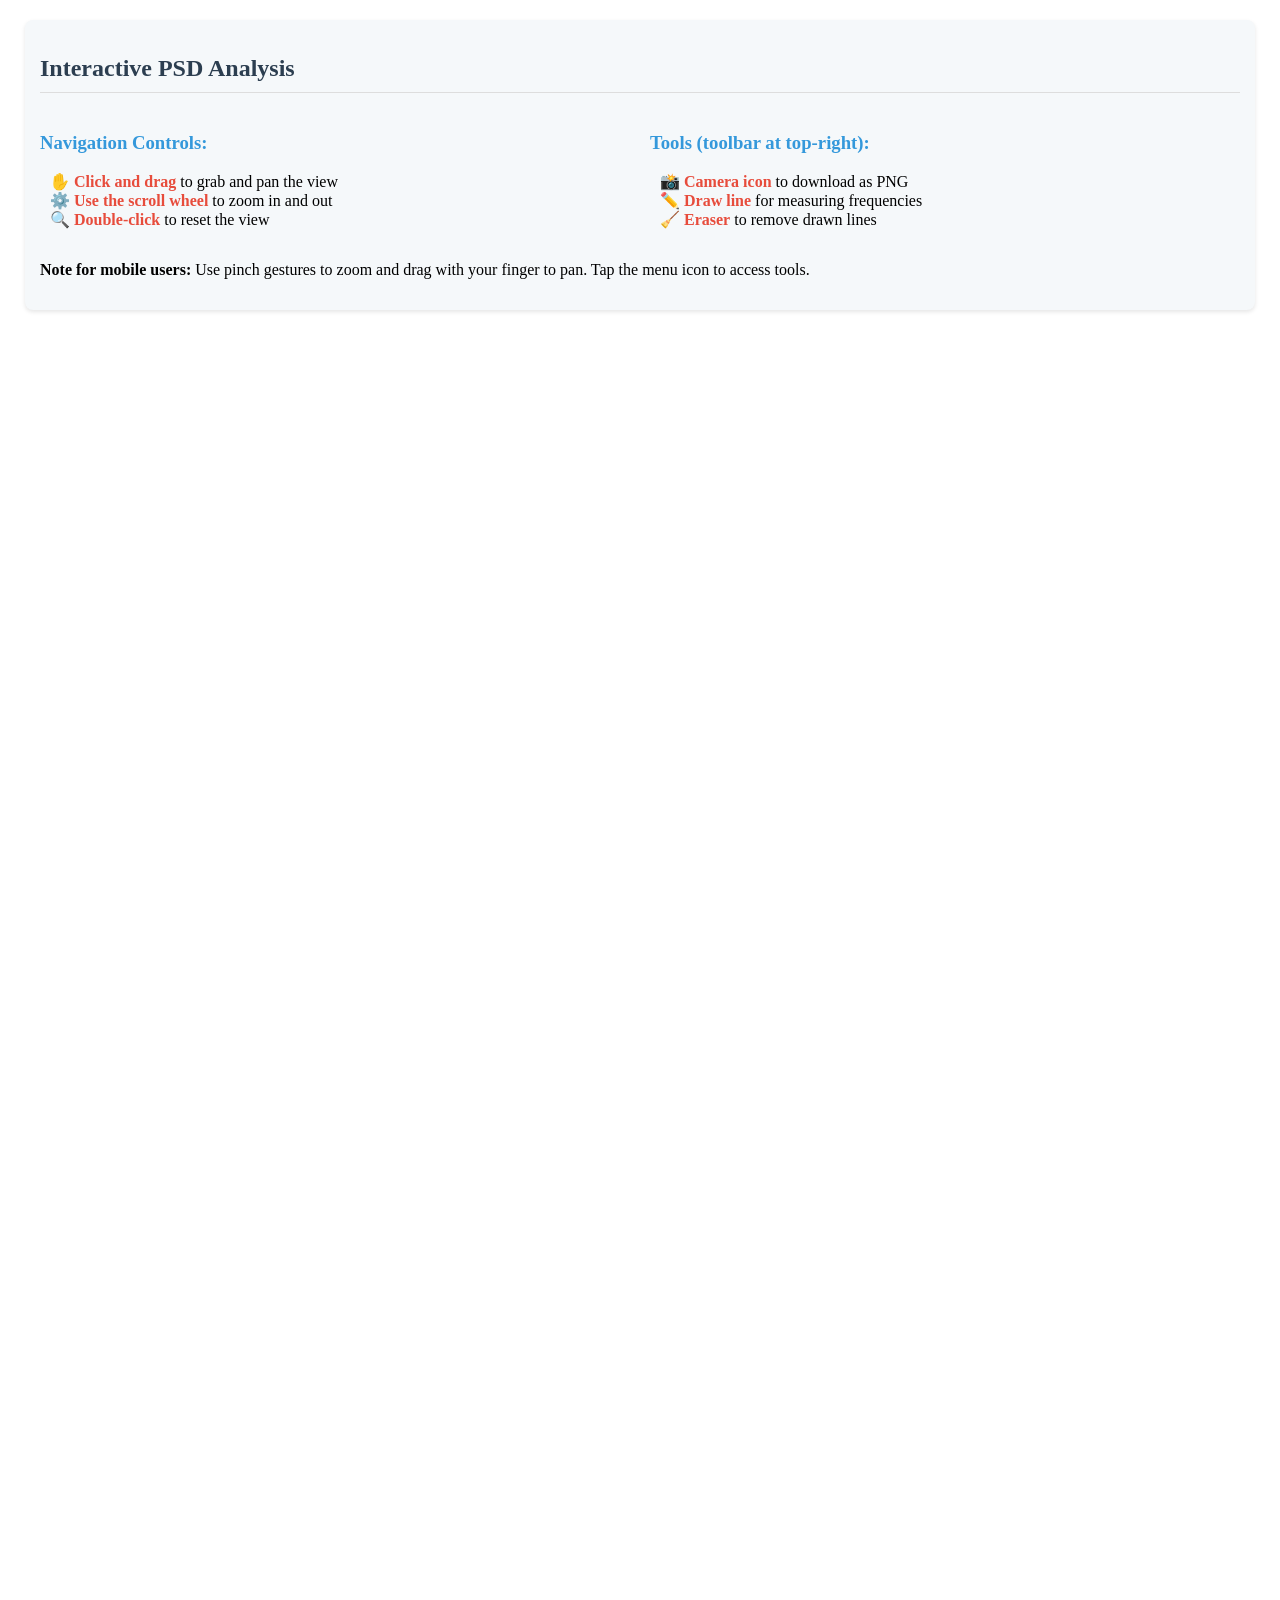
<file: jellyfish.html>
<!DOCSTRING html>


<html>
<head><meta name="viewport" content="width=device-width, initial-scale=1.0, maximum-scale=1.0, user-scalable=no"><meta charset="utf-8" />
    <style>
        /* Make the plot area show a grab cursor on hover */
        .js-plotly-plot .plotly .nsewdrag {
            cursor: grab !important;
        }

        /* Change to grabbing cursor when actively dragging */
        .js-plotly-plot .plotly .nsewdrag.dragging {
            cursor: grabbing !important;
        }

        /* Also apply grabbing cursor when mouse is down */
        .js-plotly-plot .plotly .nsewdrag:active {
            cursor: grabbing !important;
        }

        /* Use JavaScript to add mouse down/up events */
        .plotly-graph-div {
            cursor: auto;
        }

        /* Additional styling for hover effects */
        .js-plotly-plot .plotly .cursor-pointer {
            cursor: pointer !important;
        }

        /* Improve axis labels */
        .js-plotly-plot .plotly .xtitle, .js-plotly-plot .plotly .ytitle {
            font-weight: bold !important;
        }


        /* Container styling */
        .instructions {
            max-width: 1200px;
            margin: 20px auto;
            background-color: #f5f8fa;
            padding: 15px;
            border-radius: 8px;
            box-shadow: 0 2px 4px rgba(0,0,0,0.1);
        }

        .instructions h2 {
            color: #2c3e50;
            border-bottom: 1px solid #ddd;
            padding-bottom: 10px;
        }

        .instructions .controls {
            display: flex;
            gap: 20px;
            flex-wrap: wrap;
        }

        .instructions .section {
            flex: 1;
            min-width: 300px;
        }

        .instructions h3 {
            color: #3498db;
        }

        .instructions ul {
            list-style-type: none;
            padding-left: 10px;
        }

        .instructions .highlight {
            font-weight: bold;
            color: #e74c3c;
        }

        /* Mobile-specific adjustments */
        @media (max-width: 768px) {
            .instructions {
                margin: 10px;
                padding: 10px;
            }

            .instructions .section {
                min-width: 100%;
            }

            .js-plotly-plot {
                height: auto !important;
                width: 100% !important;
            }

            .plotly .main-svg {
                width: 100% !important;
            }

            .modebar-container {
                transform: scale(0.8);
                transform-origin: top right;
            }
        }

>>>>>>>>>#
>>>>>>>>># start implant for light and dark mode stylin
>>>>>>>>>#

    /* Improved CSS for better dark/light mode tooltip contrast */

    <style>
        /* Force strong visibility for all plot elements */
        /* Main plot lines - visible in light mode */
        .js-plotly-plot .plotly .scatter .lines path {
            stroke: #222222 !important; 
            stroke-width: 2px !important;
            opacity: 1 !important;  /* Full opacity */
        }

        /* Grid lines - visible in light mode */
        .js-plotly-plot .plotly .gridlayer path {
            stroke: rgba(100, 100, 100, 0.7) !important;  /* Stronger contrast */
        }

        /* Point connections - visible in light mode */
        .js-plotly-plot .plotly .scatter[data-trace-name*="Pair"] .lines path {
            stroke-width: 2.5px !important;
            opacity: 1 !important;
        }

        /* Dashed vertical lines - visible in light mode */
        .js-plotly-plot .plotly .scatter .lines path[stroke-dasharray] {
            stroke: #333333 !important;
            stroke-width: 2px !important;
            opacity: 1 !important;  /* Full opacity */
        }

        /* Graph Edge lines - visible in light mode */
        .js-plotly-plot .plotly .scatter[data-trace-name*="Graph Edge"] .lines path {
            stroke: #5900b3 !important; /* Dark purple */
            stroke-width: 2px !important;
            opacity: 1 !important;  /* Full opacity */
        }


    </style>
    </head>
<body>
    <div class="instructions">
        <h2>Interactive PSD Analysis</h2>
        <div class="controls">
            <div class="section">
                <h3>Navigation Controls:</h3>
                <ul>
                    <li><span class="highlight">✋ Click and drag</span> to grab and pan the view</li>
                    <li><span class="highlight">⚙️ Use the scroll wheel</span> to zoom in and out</li>
                    <li><span class="highlight">🔍 Double-click</span> to reset the view</li>
                </ul>
            </div>
            <div class="section">
                <h3>Tools (toolbar at top-right):</h3>
                <ul>
                    <li><span class="highlight">📸 Camera icon</span> to download as PNG</li>
                    <li><span class="highlight">✏️ Draw line</span> for measuring frequencies</li>
                    <li><span class="highlight">🧹 Eraser</span> to remove drawn lines</li>
                </ul>
            </div>
        </div>
        <div class="mobile-note">
            <p><strong>Note for mobile users:</strong> Use pinch gestures to zoom and drag with your finger to pan. Tap the menu icon to access tools.</p>
        </div>
    </div>
    
    <div>                        <script type="text/javascript">window.PlotlyConfig = {MathJaxConfig: 'local'};</script>
        <script charset="utf-8" src="https://cdn.plot.ly/plotly-3.0.0.min.js"></script>                <div id="63d694d1-32f0-4897-a37b-bfaf94ed0871" class="plotly-graph-div" style="height:3500px; width:1500px;"></div>            <script type="text/javascript">                window.PLOTLYENV=window.PLOTLYENV || {};                                if (document.getElementById("63d694d1-32f0-4897-a37b-bfaf94ed0871")) {                    Plotly.newPlot(                        "63d694d1-32f0-4897-a37b-bfaf94ed0871",                        [{"line":{"color":"black","width":1.5},"mode":"lines","name":"PSD","showlegend":false,"x":{"dtype":"f8","bdata":"[base64]\[base64]\u002fDrhAAAAAAJA5uEAAAAAAoWS4QAAAAACyj7hAAAAAAMO6uEAAAAAA1OW4QAAAAADlELlAAAAAAPY7uUAAAAAAB2e5QAAAAAAYkrlAAAAAACm9uUAAAAAAOui5QAAAAABLE7pAAAAAAFw+ukAAAAAAbWm6QAAAAAB+lLpAAAAAAI+\[base64]\u002fQAAAAAB8oL9AAAAAAI3Lv0AAAAAAnva\[base64]\[base64]\u002fIQAAAAAChZMhAAAAAgCl6yEAAAAAAso\[base64]\[base64]\u002fPQAAAAIDRNM9AAAAAAFpKz0AAAACA4l\[base64]\u002fH0EAAAAAApNLQQAAAAEBo3dBAAAAAgCzo0EAAAADA8PLQQAAAAAC1\[base64]"},"y":{"dtype":"f4","bdata":"SwWdwVX6nMFFnZzBJPibwTP7msGznZnBFuaXwS\u002fZlcGTRpPBpKmPwV0hi8GjgITBvMRxweNcQ8HITh7BWk4dwQKdW8HHJlnBPnAxwfJiPcGiHznBtQ4GwZg0jsDjCgLATZB4PMsfkT10g4\u002fAFmeNPw1qtEDyngdB8snkQPpfN0DXuYjAdw3ZvyT\[base64]\u002fg7A66tXP3n+tD+LS+u\[base64]\u002f8B6WqjAwAsVwRjsT8ErxRzB1sg0weaL\u002f8AZnJjAoBLFwHpyaMHUB3LAQc1sv4FOqMCYFjfBfAVuwNo57L+49QTAnm4awCZvtsCgycfAOJtQwF9HZD+H2DxADqtrQOi2qkBygs9AUPXFQO42vUDxP8VApO68QGIKjEAU6WlAoj1yQB1lBUDniOq\u002foqoQwc8kG8Hq7u7Amh4FwZj3+sD0AQzBMuRpwczNV8FQ9aXAey40wB30qMCrT0LBOIuNwSx1U8Hh1jTBBgo2wfYpKMFMNu3AXAkbwYa\u002fr8GHFD7BrGk3wdT5LsFkYFbBnOx6wcBjVcElGiPBYLL1wFzKu8A6+87Am4YwwasMRcE6t3rAfS+BPQ+ZYr8D4cHAMIhxwbVvcsEcNZLASd16PhI4GkBDMzVAel0sQPdo7j8fpgc\u002fCAWdvkDNIMDbCfPA1JF3wXhsw8GwUW\u002fBDOoKwdudGcH8hWrBS5qTwbCJpcE+xnTBwVBKwRTfUsGitkTB0aJGwcSAXMEfizDBzh81weJNbcHsKVTBxSQhwTCBLcFnyXDBG\u002fHzwKdI08CU2xvBy8hKwSozVcFYXXnBOPerwYqNu8FjA6LB3ticwVwfe8HioDjBopUhweRCH8HpbtPAegnmv0EkIL4Ggum\u002f0U7Uv5fDnz9e1ek\u002fDA6zv7QeD8EMEQXB6YKnwPgC7MCZIz\u002fB23l\u002fwfMkn8EGp0jBZJFSwUSRkcGg3InBn7I7wfVTF8GlrwjBnVYXwRlZWMFAHpPBoP+QwT\u002fZlcEZF6zBhJyrwUhKrsEdhZ\u002fBwI6awdcdtcGu8tLBDnW6wRSWpcGTdMvBNSKRwZQvY8EQZX3BLm+iwYzEm8E4HZfBhTyxwWFXtMFgjKjBpuXAwXYP+MFOxrrBTijNwWAU8MEG\u002f8LBIdy2wQLP4cEriuXBSGy9wSF6pcFrw7bB45HqwZhnzMERv9PBsKjNwe5Wz8EVjOTBFlLvwZwO6MGGq9\[base64]\u002fw8FO37XBDF2xwQZY0sEHZALC0nfewaxMuMG0prPBrTHFwVhw0MEdguHBr7vpwZxzx8FTHLPBDQewwSJ5yMHOfPDB2FX3wUbcycHCRsnBamznwYiQ48GgsfvBs6gDwk34CMI7W\u002fDB7IrWwaej4MENvhLCvmMWwvHwBsJ6CgjCGJwKwkUn5MEaasnBbsbhwdlhDMJjtiPCkUgxwkK6McJqQjTCIp40wmaZNMISoDTCV9A1wg\[base64]\u002ffTfCgyU3wq4KN8Kn8TbCZTQ3whLzN8LufzjCuQ45wicaOMJLbDbCdMc2wgG1N8IZLTjC30U4wsUFOMJBsDfCmtI3wi\u002f+N8Ij7DfCSOQ3wkt7N8JeTDfCwRc3wsIxNsKwQjbC\u002fZU3wsNHOMJ1nzfCv\u002fc2wgJNN8J9mDfCuWI3wu8gN8LLMjfCK7g3woXwN8KYgTfCWG83woZKOMLBZzjCtvQ3wlg7N8JCPzbCTW82wm7jN8L+4jfCAFU3ws6BN8K4yjfCCqA3wqYkN8JAoTfCpRk4wt\u002fDN8LotzfCnV44wrFPOMKM2zfC"},"type":"scatter","xaxis":"x","yaxis":"y"},{"marker":{"color":"gray","opacity":0.7,"size":5},"mode":"markers","name":"Peaks","showlegend":false,"x":{"dtype":"f8","bdata":"AAAAAGAmsEAAAAAAtf2wQAAAAABgJqBAAAAAAPRHnkAAAAAAsJutQAAAAAC0g5NAAAAAAOSWm0AAAAAA1OWYQAAAAAB\u002fDrhAAAAAAE6BokAAAAAAcVHAQAAAAAAJW8RAAAAAAH6UqkAAAAAAGJKpQAAAAACk0pBAAAAAAFpKv0AAAAAA5wTEQAAAAACRs7VAAAAAAJIts0AAAAAAxDSWQA=="},"y":{"dtype":"f4","bdata":"ZpulQWxXoEGu325BMss7QTSTG0HyngdBaLICQfae20Bygs9ATgZUQEMzNUBe1ek\u002fef60P2ARTT7LH5E9fS+BPUEkIL5BzWy\u002f3gbUv3cN2b8="},"type":"scatter","xaxis":"x","yaxis":"y"},{"line":{"color":"red","width":2},"mode":"lines","name":"Pair 1","showlegend":false,"x":[1248.92578125,2067.1875],"y":[8.47630500793457,14.929609298706055],"type":"scatter","xaxis":"x","yaxis":"y"},{"marker":{"color":"blue","line":{"color":"black","width":1},"size":10},"mode":"markers+text","name":"Pair 1 Points","showlegend":false,"text":["1249","2067"],"textposition":"top center","x":[1248.92578125,2067.1875],"y":[8.47630500793457,14.929609298706055],"type":"scatter","xaxis":"x","yaxis":"y"},{"line":{"color":"green","width":2},"mode":"lines","name":"Pair 2","showlegend":false,"x":[1248.92578125,4134.375],"y":[8.47630500793457,20.700878143310547],"type":"scatter","xaxis":"x","yaxis":"y"},{"marker":{"color":"blue","line":{"color":"black","width":1},"size":10},"mode":"markers+text","name":"Pair 2 Points","showlegend":false,"text":["1249","4134"],"textposition":"top center","x":[1248.92578125,4134.375],"y":[8.47630500793457,20.700878143310547],"type":"scatter","xaxis":"x","yaxis":"y"},{"line":{"color":"purple","width":2},"mode":"lines","name":"Pair 3","showlegend":false,"x":[1248.92578125,6158.49609375],"y":[8.47630500793457,6.484673500061035],"type":"scatter","xaxis":"x","yaxis":"y"},{"marker":{"color":"blue","line":{"color":"black","width":1},"size":10},"mode":"markers+text","name":"Pair 3 Points","showlegend":false,"text":["1249","6158"],"textposition":"top center","x":[1248.92578125,6158.49609375],"y":[8.47630500793457,6.484673500061035],"type":"scatter","xaxis":"x","yaxis":"y"},{"line":{"color":"orange","width":2},"mode":"lines","name":"Pair 4","showlegend":false,"x":[1248.92578125,8354.8828125],"y":[8.47630500793457,2.83125376701355],"type":"scatter","xaxis":"x","yaxis":"y"},{"marker":{"color":"blue","line":{"color":"black","width":1},"size":10},"mode":"markers+text","name":"Pair 4 Points","showlegend":false,"text":["1249","8355"],"textposition":"top center","x":[1248.92578125,8354.8828125],"y":[8.47630500793457,2.83125376701355],"type":"scatter","xaxis":"x","yaxis":"y"},{"line":{"color":"brown","width":2},"mode":"lines","name":"Pair 5","showlegend":false,"x":[1248.92578125,10422.0703125],"y":[8.47630500793457,1.8268239498138428],"type":"scatter","xaxis":"x","yaxis":"y"},{"marker":{"color":"blue","line":{"color":"black","width":1},"size":10},"mode":"markers+text","name":"Pair 5 Points","showlegend":false,"text":["1249","10422"],"textposition":"top center","x":[1248.92578125,10422.0703125],"y":[8.47630500793457,1.8268239498138428],"type":"scatter","xaxis":"x","yaxis":"y"},{"line":{"color":"red","width":2},"mode":"lines","name":"Pair 6","showlegend":false,"x":[2067.1875,4134.375],"y":[14.929609298706055,20.700878143310547],"type":"scatter","xaxis":"x","yaxis":"y"},{"marker":{"color":"blue","line":{"color":"black","width":1},"size":10},"mode":"markers+text","name":"Pair 6 Points","showlegend":false,"text":["2067","4134"],"textposition":"top center","x":[2067.1875,4134.375],"y":[14.929609298706055,20.700878143310547],"type":"scatter","xaxis":"x","yaxis":"y"},{"line":{"color":"green","width":2},"mode":"lines","name":"Pair 7","showlegend":false,"x":[2067.1875,6158.49609375],"y":[14.929609298706055,6.484673500061035],"type":"scatter","xaxis":"x","yaxis":"y"},{"marker":{"color":"blue","line":{"color":"black","width":1},"size":10},"mode":"markers+text","name":"Pair 7 Points","showlegend":false,"text":["2067","6158"],"textposition":"top center","x":[2067.1875,6158.49609375],"y":[14.929609298706055,6.484673500061035],"type":"scatter","xaxis":"x","yaxis":"y"},{"line":{"color":"purple","width":2},"mode":"lines","name":"Pair 8","showlegend":false,"x":[2067.1875,8354.8828125],"y":[14.929609298706055,2.83125376701355],"type":"scatter","xaxis":"x","yaxis":"y"},{"marker":{"color":"blue","line":{"color":"black","width":1},"size":10},"mode":"markers+text","name":"Pair 8 Points","showlegend":false,"text":["2067","8355"],"textposition":"top center","x":[2067.1875,8354.8828125],"y":[14.929609298706055,2.83125376701355],"type":"scatter","xaxis":"x","yaxis":"y"},{"line":{"color":"orange","width":2},"mode":"lines","name":"Pair 9","showlegend":false,"x":[2067.1875,10422.0703125],"y":[14.929609298706055,1.8268239498138428],"type":"scatter","xaxis":"x","yaxis":"y"},{"marker":{"color":"blue","line":{"color":"black","width":1},"size":10},"mode":"markers+text","name":"Pair 9 Points","showlegend":false,"text":["2067","10422"],"textposition":"top center","x":[2067.1875,10422.0703125],"y":[14.929609298706055,1.8268239498138428],"type":"scatter","xaxis":"x","yaxis":"y"},{"line":{"color":"brown","width":2},"mode":"lines","name":"Pair 10","showlegend":false,"x":[4134.375,6158.49609375],"y":[20.700878143310547,6.484673500061035],"type":"scatter","xaxis":"x","yaxis":"y"},{"marker":{"color":"blue","line":{"color":"black","width":1},"size":10},"mode":"markers+text","name":"Pair 10 Points","showlegend":false,"text":["4134","6158"],"textposition":"top center","x":[4134.375,6158.49609375],"y":[20.700878143310547,6.484673500061035],"type":"scatter","xaxis":"x","yaxis":"y"},{"line":{"color":"red","width":2},"mode":"lines","name":"Pair 11","showlegend":false,"x":[4134.375,8354.8828125],"y":[20.700878143310547,2.83125376701355],"type":"scatter","xaxis":"x","yaxis":"y"},{"marker":{"color":"blue","line":{"color":"black","width":1},"size":10},"mode":"markers+text","name":"Pair 11 Points","showlegend":false,"text":["4134","8355"],"textposition":"top center","x":[4134.375,8354.8828125],"y":[20.700878143310547,2.83125376701355],"type":"scatter","xaxis":"x","yaxis":"y"},{"line":{"color":"green","width":2},"mode":"lines","name":"Pair 12","showlegend":false,"x":[4134.375,10422.0703125],"y":[20.700878143310547,1.8268239498138428],"type":"scatter","xaxis":"x","yaxis":"y"},{"marker":{"color":"blue","line":{"color":"black","width":1},"size":10},"mode":"markers+text","name":"Pair 12 Points","showlegend":false,"text":["4134","10422"],"textposition":"top center","x":[4134.375,10422.0703125],"y":[20.700878143310547,1.8268239498138428],"type":"scatter","xaxis":"x","yaxis":"y"},{"line":{"color":"purple","width":2},"mode":"lines","name":"Pair 13","showlegend":false,"x":[6158.49609375,8354.8828125],"y":[6.484673500061035,2.83125376701355],"type":"scatter","xaxis":"x","yaxis":"y"},{"marker":{"color":"blue","line":{"color":"black","width":1},"size":10},"mode":"markers+text","name":"Pair 13 Points","showlegend":false,"text":["6158","8355"],"textposition":"top center","x":[6158.49609375,8354.8828125],"y":[6.484673500061035,2.83125376701355],"type":"scatter","xaxis":"x","yaxis":"y"},{"line":{"color":"orange","width":2},"mode":"lines","name":"Pair 14","showlegend":false,"x":[6158.49609375,10422.0703125],"y":[6.484673500061035,1.8268239498138428],"type":"scatter","xaxis":"x","yaxis":"y"},{"marker":{"color":"blue","line":{"color":"black","width":1},"size":10},"mode":"markers+text","name":"Pair 14 Points","showlegend":false,"text":["6158","10422"],"textposition":"top center","x":[6158.49609375,10422.0703125],"y":[6.484673500061035,1.8268239498138428],"type":"scatter","xaxis":"x","yaxis":"y"},{"line":{"color":"brown","width":2},"mode":"lines","name":"Pair 15","showlegend":false,"x":[8354.8828125,10422.0703125],"y":[2.83125376701355,1.8268239498138428],"type":"scatter","xaxis":"x","yaxis":"y"},{"marker":{"color":"blue","line":{"color":"black","width":1},"size":10},"mode":"markers+text","name":"Pair 15 Points","showlegend":false,"text":["8355","10422"],"textposition":"top center","x":[8354.8828125,10422.0703125],"y":[2.83125376701355,1.8268239498138428],"type":"scatter","xaxis":"x","yaxis":"y"},{"line":{"color":"black","width":1.5},"mode":"lines","name":"PSD","showlegend":false,"x":{"dtype":"f8","bdata":"AQAAAAAANEBKxoMmK2w1QHWV3jw98jZAEOn\u002f5Q2UOEDBbZlQllM6QFiW8JnzMjxA7zwiXGk0PkC\u002fsXc1Mi1AQFY1MeG+U0FAri1s1T6PQkA4Nh2LL+FDQI+KPJ0pS0VAvwXStuLORkDN8iSkL25IQNKFj4kGK0pAJlijQoEHTEDpAH3s3wVOQAKNLM9FFFBAsXfaqQw5UUAPf8CFpnJSQObJFZCOwlNAjkxH7loqVUDumAqpvqtWQJNbXrqLSFhAxoP0QLUCWkDOUK\u002fbUdxbQLLyCjCe111AilOBnv\u002f2X0B0mhaUgx5hQJqslkQ6VmJAbBzExRykY0CPiUrLvgllQIQsnL\[base64]\u002fTplshnUBYobNqxjOfQCKtC5\u002f1taBAX9GLiTzmoUBRsgDcJyyjQJ\u002fcf6hBiaRA8wKHCDD\u002fpUCB3lgbt4+nQCn3pii7PKlAHkwd6kIIq0Dq2ZP+efSsQBtV3ImzA69AAzEsgjacsEDMK9+eqMqxQEI\u002fWMudDrNACoOGup1ptEBr9JH7S921QEkEJvVpa7dAth7RBNkVuUA1KwrFnN66QBC\u002fm3zdx7xAnslmuurTvkAvD1IQn4LAQKTXgjE\u002fr8FA3+WqPUHxwkBdTjqMKkrEQP9T7SWcu8VAvl4JvVRHx0A\u002fVHfJMu\u002fIQBVeSMs2tcpA3JhgtoWbzED37DSKa6TOQJtLXwwvadBABAAAAACU0UA="},"y":{"dtype":"f8","bdata":"[base64]\u002feHBgCC3AZ1NIxDgPLcCHgBlnjvkswCzsPYRVeSzARW3VaIS6LMDEGwe8vw8swFcyQ8HlHizAOylV8eljK8DmgyeIFiErwE4WXjOZUyrAOGd+lQedKcCILG3IXK8owCZNwgeNOyfAUHrM0D4hJcBg00zjAeIhwKYUDVf9\u002fhzAyn\u002fEwxGDG8DpAoIEJ5YgwLr18qwP8RnABelMKb\u002f+EMDfLfjEhU0IwG368cXJTui\u002fnI\u002f17loSBUDEThRKcAgOQPsuC4J0PyNAVPUp63+6KkAzksZPhcspQJsHEB8UmiJAr1ytvCoPHkAsT9UvgN4mQNlrTrSjeitAJhjzTz3MMEABO6wUBaAzQDtj8lVzuTNA2iGr7pIEMUDENOTTeUAnQMBD8b4LxhNAnE19\u002fPm2+j8crp1IR1P8P7CeXW1UpBFAXdwDLXPOJ0BsdFW6Ky0yQCPcKF2kejZAGh3uzESKOEBNWGicDA83QN3BezL60zBAZv7yoMonFkB82AAfNdUeQJZUnd3F0iNALPtEOjQzI0AlFdGJWm8fQPM6\u002fzSQ1O4\u002fFillGLorE0Cpd5TakkccQJeOcRNjLBZAwjlm\u002f+EA9z+aoAUc8CUQQN0m3PdoYgJAYRFJNSPFEsCBRqzIz68mwDwbduJEWi7AshDqU11jKcBc+cUrrPEswLtSUNFztzHA70kt+L4iNsA="},"type":"scatter","xaxis":"x2","yaxis":"y2"},{"marker":{"color":"gray","opacity":0.7,"size":5},"mode":"markers","name":"Peaks","showlegend":false,"x":{"dtype":"f8","bdata":"aMQvtt9Jk0AirQuf9bWgQAMxLII2nLBASQQm9Wlrt0AvD1IQn4LAQA=="},"y":{"dtype":"f8","bdata":"VPUp63+6KkA7Y\u002fJVc7kzQBod7sxEijhAllSd3cXSI0Cpd5TakkccQA=="},"type":"scatter","xaxis":"x2","yaxis":"y2"},{"line":{"color":"red","width":2},"mode":"lines","name":"Pair 1","showlegend":false,"x":[1234.4684684241893,2138.9797290467113],"y":[13.36425719153582,19.72441613357226],"type":"scatter","xaxis":"x2","yaxis":"y2"},{"marker":{"color":"blue","line":{"color":"black","width":1},"size":10},"mode":"markers+text","name":"Pair 1 Points","showlegend":false,"text":["1234","2139"],"textposition":"top center","x":[1234.4684684241893,2138.9797290467113],"y":[13.36425719153582,19.72441613357226],"type":"scatter","xaxis":"x2","yaxis":"y2"},{"line":{"color":"green","width":2},"mode":"lines","name":"Pair 2","showlegend":false,"x":[1234.4684684241893,4252.212923776594],"y":[13.36425719153582,24.540112312443945],"type":"scatter","xaxis":"x2","yaxis":"y2"},{"marker":{"color":"blue","line":{"color":"black","width":1},"size":10},"mode":"markers+text","name":"Pair 2 Points","showlegend":false,"text":["1234","4252"],"textposition":"top center","x":[1234.4684684241893,4252.212923776594],"y":[13.36425719153582,24.540112312443945],"type":"scatter","xaxis":"x2","yaxis":"y2"},{"line":{"color":"purple","width":2},"mode":"lines","name":"Pair 3","showlegend":false,"x":[1234.4684684241893,5995.4138969192945],"y":[13.36425719153582,9.911665845351575],"type":"scatter","xaxis":"x2","yaxis":"y2"},{"marker":{"color":"blue","line":{"color":"black","width":1},"size":10},"mode":"markers+text","name":"Pair 3 Points","showlegend":false,"text":["1234","5995"],"textposition":"top center","x":[1234.4684684241893,5995.4138969192945],"y":[13.36425719153582,9.911665845351575],"type":"scatter","xaxis":"x2","yaxis":"y2"},{"line":{"color":"orange","width":2},"mode":"lines","name":"Pair 4","showlegend":false,"x":[1234.4684684241893,8453.242685563482],"y":[13.36425719153582,7.069896140395863],"type":"scatter","xaxis":"x2","yaxis":"y2"},{"marker":{"color":"blue","line":{"color":"black","width":1},"size":10},"mode":"markers+text","name":"Pair 4 Points","showlegend":false,"text":["1234","8453"],"textposition":"top center","x":[1234.4684684241893,8453.242685563482],"y":[13.36425719153582,7.069896140395863],"type":"scatter","xaxis":"x2","yaxis":"y2"},{"line":{"color":"brown","width":2},"mode":"lines","name":"Pair 5","showlegend":false,"x":[2138.9797290467113,4252.212923776594],"y":[19.72441613357226,24.540112312443945],"type":"scatter","xaxis":"x2","yaxis":"y2"},{"marker":{"color":"blue","line":{"color":"black","width":1},"size":10},"mode":"markers+text","name":"Pair 5 Points","showlegend":false,"text":["2139","4252"],"textposition":"top center","x":[2138.9797290467113,4252.212923776594],"y":[19.72441613357226,24.540112312443945],"type":"scatter","xaxis":"x2","yaxis":"y2"},{"line":{"color":"red","width":2},"mode":"lines","name":"Pair 6","showlegend":false,"x":[2138.9797290467113,5995.4138969192945],"y":[19.72441613357226,9.911665845351575],"type":"scatter","xaxis":"x2","yaxis":"y2"},{"marker":{"color":"blue","line":{"color":"black","width":1},"size":10},"mode":"markers+text","name":"Pair 6 Points","showlegend":false,"text":["2139","5995"],"textposition":"top center","x":[2138.9797290467113,5995.4138969192945],"y":[19.72441613357226,9.911665845351575],"type":"scatter","xaxis":"x2","yaxis":"y2"},{"line":{"color":"green","width":2},"mode":"lines","name":"Pair 7","showlegend":false,"x":[2138.9797290467113,8453.242685563482],"y":[19.72441613357226,7.069896140395863],"type":"scatter","xaxis":"x2","yaxis":"y2"},{"marker":{"color":"blue","line":{"color":"black","width":1},"size":10},"mode":"markers+text","name":"Pair 7 Points","showlegend":false,"text":["2139","8453"],"textposition":"top center","x":[2138.9797290467113,8453.242685563482],"y":[19.72441613357226,7.069896140395863],"type":"scatter","xaxis":"x2","yaxis":"y2"},{"line":{"color":"purple","width":2},"mode":"lines","name":"Pair 8","showlegend":false,"x":[4252.212923776594,5995.4138969192945],"y":[24.540112312443945,9.911665845351575],"type":"scatter","xaxis":"x2","yaxis":"y2"},{"marker":{"color":"blue","line":{"color":"black","width":1},"size":10},"mode":"markers+text","name":"Pair 8 Points","showlegend":false,"text":["4252","5995"],"textposition":"top center","x":[4252.212923776594,5995.4138969192945],"y":[24.540112312443945,9.911665845351575],"type":"scatter","xaxis":"x2","yaxis":"y2"},{"line":{"color":"orange","width":2},"mode":"lines","name":"Pair 9","showlegend":false,"x":[4252.212923776594,8453.242685563482],"y":[24.540112312443945,7.069896140395863],"type":"scatter","xaxis":"x2","yaxis":"y2"},{"marker":{"color":"blue","line":{"color":"black","width":1},"size":10},"mode":"markers+text","name":"Pair 9 Points","showlegend":false,"text":["4252","8453"],"textposition":"top center","x":[4252.212923776594,8453.242685563482],"y":[24.540112312443945,7.069896140395863],"type":"scatter","xaxis":"x2","yaxis":"y2"},{"line":{"color":"brown","width":2},"mode":"lines","name":"Pair 10","showlegend":false,"x":[5995.4138969192945,8453.242685563482],"y":[9.911665845351575,7.069896140395863],"type":"scatter","xaxis":"x2","yaxis":"y2"},{"marker":{"color":"blue","line":{"color":"black","width":1},"size":10},"mode":"markers+text","name":"Pair 10 Points","showlegend":false,"text":["5995","8453"],"textposition":"top center","x":[5995.4138969192945,8453.242685563482],"y":[9.911665845351575,7.069896140395863],"type":"scatter","xaxis":"x2","yaxis":"y2"},{"line":{"color":"black","width":1.5},"mode":"lines","name":"PSD","showlegend":false,"x":{"dtype":"f8","bdata":"[base64]\[base64]\u002fDrhAAAAAAJA5uEAAAAAAoWS4QAAAAACyj7hAAAAAAMO6uEAAAAAA1OW4QAAAAADlELlAAAAAAPY7uUAAAAAAB2e5QAAAAAAYkrlAAAAAACm9uUAAAAAAOui5QAAAAABLE7pAAAAAAFw+ukAAAAAAbWm6QAAAAAB+lLpAAAAAAI+\[base64]\u002fQAAAAAB8oL9AAAAAAI3Lv0AAAAAAnva\[base64]\[base64]\u002fIQAAAAAChZMhAAAAAgCl6yEAAAAAAso\[base64]\[base64]\u002fPQAAAAIDRNM9AAAAAAFpKz0AAAACA4l\[base64]\u002fH0EAAAAAApNLQQAAAAEBo3dBAAAAAgCzo0EAAAADA8PLQQAAAAAC1\[base64]"},"y":{"dtype":"f8","bdata":"XR2lfiYIL8BQNJL0nSsvwGw1uiOjDjbArm8MI5TvNcA2UCM6XdE1wLr1d561nzXA5s6miy1wNcDwZkPL8hc1wO40lHA1xjTAvKYL\u002fGATNMBj+\u002fQOXnkzwABaU0Y7kTHAJ5AHYy0\u002fMMBz\u002fuBAMu8swLohUWe9airAsCJf4kVwKsAo2wLm0XUqwFv2TTsYISrAspS1wnrPKcCWL8550akqwD+1lDn0myvAJSIRmtOSIsD66JHCrnscwBWR8f08cxTAIAzJR+L0DcB62yveQEoGwMncfFlgAwDASsUvI8fW+D9oRHK5\u002fdcLQFEJ7l1jWhBAsLOd\u002fUV8EkDPiZc3dxgGQH+0pSJK2+G\u002fwbQAOGrw+r+p2dYkgqgJwIiKnxLgh+M\u002fF6DyH4zhBEC0Tnw8aDwOQEt1n2upzBJAOXR2D2sqFECg84JkqW4VQF2lIak68BJA9HAInYcGEECTNajh0nMTQCLS+Pc9UBZAqkAlOlygG0C1ENW9eLAfQLZhuQBAbSVAuPqcJh\u002fMKEAeST13\u002fuYnQJfNnMiD5yZA5AtxEZMiI0AIlNFlRKcYQN514W9slg1ACt\u002f++f2SBMApUo+tekr0v1cYfk6fFNG\u002fvdhz7\u002fc3\u002fb\u002f2BkIqFCERwMAVD5NjlRjAVUcDNJH1IsDYQskhYhAkwAjpGFJ8VCXAwtVGufWRI8Di3zlJhBsiwOK9EKfcuyHAUShLISdgIcBdr7yzko4iwFl7QHWy7CPA2F7hOTMuIsCYuqGPirogwLwSwpvmOB\u002fAJLQ5AAQ+HcC0JeZ18uUZwHJxH0xeGBfAegQEs9jNEcDh\u002f1dDAIILwHU+KtJF3wDAHkKeCjJ78b\[base64]\u002f6CFkDy8sdpeGMHwGT2oOmJyxPAMwu5oL+6IcDQaeay334fwFEnusFGRRzAFvRaOG\u002f6G8AlfrrK1LAbwG0hre394hnA2k8xaaJAGMDza6Mmc0YgwEkZlGVkgSjAl0zdjhzYJsByYrLeQXMlwBX8AXlS2SXAl6hcWExEJsDUlizIaAgnwH4LZB2B3yfAHg1UX5fpJMDKvVZYYbUiwNR8x0jbASTATHV\u002ftu+IJcDcRLK8XEshwGDsJMsv6hzAuOyvcfS0G8AxAPic1ZMawJgm1SczbxjACcjpUuCGFsCu7ezcWTQWwLV2Lk9U4xXAFHn5JFwZFcDasZ16KlgUwKB7Y4c9+QvATvR+bXevAsAoTfyPX0f4vwnPKXyPiOq\u002fgy2wgDoB4D8e5vMCo0P4P\u002f+Vz7fGNAVA66uWAfZkDEDkZR5qjIQMQFkRzTQGpAxAk0YnYfCnCEACItUihScEQHGaQiWwPvs\u002fEs1LkhJJ5j847VDqEN\[base64]\u002fBj6KsBJZwws2A4swJ39YmL\u002fSi3ATVUeDIV8LcBSkoCAK68twCLbBGDJECjApIb5\u002f5SuJMAJvytNT1wkwNK2FSj5DCTAtBUocUpQJMAD7tHItZUkwNHbS2YdGRnAjyxSbyHlEMBeUDcX2h4WwDmRxnASoR3AE0HlJderIsAjEvhUE8gpwJCAyI2tVRTAMl9dD2yXA8DDastIPbjyvwD3cV8\u002fdMe\u002fprCGkulK2L+loVQ4Bbriv6ktCvaTIfq\u002fgMRCs4IjCMCLK++3l8ATwIajYdTZ7iDAOkBKO60lJcCyp4L6aqctwA3Gz612WivAclB760mJKcBR9pOz614swKkOWESHTTDA4IXxiVB2MsDO0Uj\u002f9fI2wE5RzcNNIjLAomF1PUfQL8BL\u002f9NmWs8vwIAkDqxtzi\u002fApGwbG+ybL8Dv4GW1iWovwPVYhziUpy7AWEQIHVj0LcB8evfDlTEtwGYndOGEfizAGuTmS0vtK8DwQrKs+WQrwN44WL9Y8ifAOVpqWzN8JcDYUjcpL\u002fAmwOVwuocmryjA6OZk5vDcK8A1AUFX8XYwwEV9rYKLDDLAc1L26a6RNMD0usqQzVE1wJeZ2eozOjbA3O2ZgjuGMsAQzzHcGY4wwAR4KdPk+C3ANC9jgwasK8CBZXkU1W8jwDE\u002f1FbMkh7ASd6oa9hIF8BGb1mqaSoSwBZ02AazMhLAvPklWQA7EsAB3VxsWcQIwPTAi8qKCADAERWLh3b+CcCn8+Y5mAEUwFRDc1ntahrANN\u002f2vEVYIsDBiqBQkIclwPws1v9jnCrAMN1VcE7cLsASg32M5sIzwBou+HMxPzHAjsyykUtUL8C\u002fpp2bxZAvwL53qYvwzi\u002fAJgUiheovLMCAfDGynqMpwPTfsrwGiSnAZtcHPb9uKcC43FjHir4swPfSc4zqFDHAHIMO\u002fA\u002ffMsDvGh+rDfg1wNAaIKnNNzfArAbRKGn6OMAdQnPOJdc3wM+99cWQ8DbA\u002fz85z0M\u002fN8DMkMNa9pM3wCxc7n+5DzjA5WjngwKbOMC9zydQ8Zs3wApGv3OczDbAYwtYCfShM8AEgNIVItIxwAAE7H7VZTLAUIVDBDUQM8BG8hgsKak0wMuQcCr4NjfA9p\u002f7ubBTOMCgt+QJZ9M5wA4d1W9pnTnAc5axEOxpOcBotDVVxCg6wLBIqjdNDzvAJD2cm+P8OsBLxXLKxuo6wLImo41tFDvAiKKjYLM\u002fO8AgTRaEtso6wPy+6yDfYDrA8lgn4aOOOcAXyacg6d04wCrz60Z2ajrAwwLxMaXYPMBRA0TB4LE8wM7ePbhqjDzAhrqxtVStPMBglMDGP888wCzs8RAxRD7AC416ebo8QMBUrIHZ2GA\u002fwD\u002ftB876gD7AdsiHWltaPsB\u002fNWLiBzU+wBBX8kWelT\u002fAJVQez3jOQMCRZJO5YwxBwPBcIBIUUkHA1t2WTrNoQMBJPTlgqYk\u002fwIA+ZTqNXz7As1Osd7V0PcBAFnQZfsU+wJEPIyB7VUDAkBEu+lFMP8BL\u002fhYhJ0I+wIQ24dzGFzzAh7IF0YynOsCf9pXvYcw7wL41DRkMWz3A3PIjONZMP8BeBG392XRBwBtl960hNj\u002fAsIC8sRs+PcAsf5Y8StI6wCt5c6GvRjnA1ltGGboYOcDWgKuul+w4wEKazsecGzjAzndlbsRrN8D2FJn0jbI3wCqMTDIo\u002fjfA5vMMREyoN8D78Fe9mFg3wNNvKlr+3zfAfGHcMjJ6OMB+ifu\u002fEa04wNT2C+1h4jjA27jSh\u002f1\u002fOsCiTnsN\u002fxk9wNbiikabkTvArJpSWihwOsDMJyv\u002fYO86wKTdRNkPfzvAiUQvYMnbO8C2JRFD9EA8wBGINbj+UjzA8mGXW1VlPMCbxx3b6uo9wA9Sr3TvI0DAbaQUt73rPsDsbbzGBOM9wMbTXgLs1T3ATIYhR\[base64]\u002f6\u002fID\u002fAagAqswZWPcD6yV0zPRI8wL7UMjDaxDrAEpf0CbfEOcA+4hvceAM7wIrBIcgYxDzAETTWq6GSPMCSiA4LRmM8wNjbCk2ZyjzA1DDKD4U8PcA4tdOAP7A+wMjc6u5YcUDAzK5x1VecQMDyDEj38cpAwGpAdcjr6z\u002fAL2ERdbO4PsDjA2sgoTJAwGi29Xfek0HAPiWOpwYKQsBNsKpgRaBCwIs8tsWNp0HAWu+CM1T8QMBsOqltHCw\u002fwKfJIM7yez3AZR+O7wggP8D925qdquVAwPZRDdz6N0LALmY8Nz8rRsBB1tv5r8NGwCY95dtqlkfA9\u002fJnBzavR8BJQC2PKclHwAM2jUg82kfAgIV3gtnrR8AV3j7+e\u002fRHwKqpuFpB\u002fUfASkMEAQ4NSMAGccz6UB1IwByuPyEtJEjA\u002feT+OB8rSMAZxWp1XyBIwODecOXTFUjAVEFgLC4USMDGwEyyiRJIwNwzPOYYIUjAtMMnWgwwSMCx\[base64]\u002fijFdA2SMDTHXtRFDVIwKAi0M+9MEjA1IJr528sSMBO1PWlfCNIwO7p+7KtGkjA8S1m1bYSSMBGAUXE3ApIwASoABUvDUjAS0LK44MPSMCuIAGEkhpIwHOVxpbaJUjAo\u002f2RZVMqSMCK+Bl91S5IwJWj02D6KUjAVu9eCColSMD5f33xVSNIwLYoeGODIUjAs3MoNgUwSMAOPW+O6j5IwCbAWNL3RUjAXGI7SBxNSMBHT+2IKjlIwKawtKTpJUjAta9spwwqSMCMwL6aNy5IwEYIgVXmOEjAZkfGpcpDSMAyJK\u002fN\u002fz9IwGd8o4k7PEjAc23h7Hk8SMDQliBXuDxIwHJ+3abDOkjAflD8t9A4SMAFvQiwJC9IwMvaRwCjJUjA8gSkv0cbSMAXrMP8HBFIwGZRrpBVHEjAMK\u002fhUsknSMD7unt6Ty1IwJOCttPjMkjAU\u002f2KbEouSMDQCrGuuilIwPBhWxa7KUjAZswFfrspSMDVRFB1bipIwKEhS6YhK0jAopb6UaovSMA6dv+IPDRIwNRZNXoLN0jAInfzEd45SMBKOGYrrT5IwFJXEgOHQ0jAqCxDfnozSMDqootE4SNIwC\u002fA3TAvH0jA5M\u002fPLocaSMBGuwzS5yVIwF7vkVGFMUjABoqtfCcySMB46CXXyTJIwKT9R+1fMUjAnENw7vYvSMC7+kKDUzFIwDgQNPOwMkjA+AQF+j83SMBnOh2n2DtIwKn++gk3P0jASAvdrppCSMAKZJoiekRIwJO8QjVbRkjA"},"type":"scatter","xaxis":"x3","yaxis":"y3"},{"marker":{"color":"gray","opacity":0.7,"size":5},"mode":"markers","name":"Peaks","showlegend":false,"x":{"dtype":"f8","bdata":"AAAAAPgvlEAAAAAAoOqaQAAAAABgJqBAAAAAAHDXokAAAAAAXD6qQAAAAACwm61AAAAAAGAmsEAAAAAAki2zQAAAAACyj7hAAAAAAMJAu0AAAAAAWkq\u002fQAAAAABxUcBAAAAAAAlbxEA="},"y":{"dtype":"f8","bdata":"sLOd\u002fUV8EkCg84JkqW4VQLj6nCYfzChAVxh+Tp8U0b8eQp4KMnvxv4CyccqPURlAJlvmKbcTMUDaTzFpokAYwFkRzTQGpAxAVZJVostKHcCPLFJvIeUQwAD3cV8\u002fdMe\u002f9MCLyooIAMA="},"type":"scatter","xaxis":"x3","yaxis":"y3"},{"line":{"color":"red","width":2},"mode":"lines","name":"Pair 1","showlegend":false,"x":[1291.9921875,2067.1875],"y":[4.621360743284569,12.398675161993523],"type":"scatter","xaxis":"x3","yaxis":"y3"},{"marker":{"color":"blue","line":{"color":"black","width":1},"size":10},"mode":"markers+text","name":"Pair 1 Points","showlegend":false,"text":["1292","2067"],"textposition":"top center","x":[1291.9921875,2067.1875],"y":[4.621360743284569,12.398675161993523],"type":"scatter","xaxis":"x3","yaxis":"y3"},{"line":{"color":"green","width":2},"mode":"lines","name":"Pair 2","showlegend":false,"x":[1291.9921875,4134.375],"y":[4.621360743284569,17.07701360582282],"type":"scatter","xaxis":"x3","yaxis":"y3"},{"marker":{"color":"blue","line":{"color":"black","width":1},"size":10},"mode":"markers+text","name":"Pair 2 Points","showlegend":false,"text":["1292","4134"],"textposition":"top center","x":[1291.9921875,4134.375],"y":[4.621360743284569,17.07701360582282],"type":"scatter","xaxis":"x3","yaxis":"y3"},{"line":{"color":"purple","width":2},"mode":"lines","name":"Pair 3","showlegend":false,"x":[1291.9921875,6287.6953125],"y":[4.621360743284569,3.5800899624902454],"type":"scatter","xaxis":"x3","yaxis":"y3"},{"marker":{"color":"blue","line":{"color":"black","width":1},"size":10},"mode":"markers+text","name":"Pair 3 Points","showlegend":false,"text":["1292","6288"],"textposition":"top center","x":[1291.9921875,6287.6953125],"y":[4.621360743284569,3.5800899624902454],"type":"scatter","xaxis":"x3","yaxis":"y3"},{"line":{"color":"orange","width":2},"mode":"lines","name":"Pair 4","showlegend":false,"x":[1291.9921875,8354.8828125],"y":[4.621360743284569,-0.18323509369286484],"type":"scatter","xaxis":"x3","yaxis":"y3"},{"marker":{"color":"blue","line":{"color":"black","width":1},"size":10},"mode":"markers+text","name":"Pair 4 Points","showlegend":false,"text":["1292","8355"],"textposition":"top center","x":[1291.9921875,8354.8828125],"y":[4.621360743284569,-0.18323509369286484],"type":"scatter","xaxis":"x3","yaxis":"y3"},{"line":{"color":"brown","width":2},"mode":"lines","name":"Pair 5","showlegend":false,"x":[1291.9921875,10422.0703125],"y":[4.621360743284569,-2.0041709731959774],"type":"scatter","xaxis":"x3","yaxis":"y3"},{"marker":{"color":"blue","line":{"color":"black","width":1},"size":10},"mode":"markers+text","name":"Pair 5 Points","showlegend":false,"text":["1292","10422"],"textposition":"top center","x":[1291.9921875,10422.0703125],"y":[4.621360743284569,-2.0041709731959774],"type":"scatter","xaxis":"x3","yaxis":"y3"},{"line":{"color":"red","width":2},"mode":"lines","name":"Pair 6","showlegend":false,"x":[2067.1875,4134.375],"y":[12.398675161993523,17.07701360582282],"type":"scatter","xaxis":"x3","yaxis":"y3"},{"marker":{"color":"blue","line":{"color":"black","width":1},"size":10},"mode":"markers+text","name":"Pair 6 Points","showlegend":false,"text":["2067","4134"],"textposition":"top center","x":[2067.1875,4134.375],"y":[12.398675161993523,17.07701360582282],"type":"scatter","xaxis":"x3","yaxis":"y3"},{"line":{"color":"green","width":2},"mode":"lines","name":"Pair 7","showlegend":false,"x":[2067.1875,6287.6953125],"y":[12.398675161993523,3.5800899624902454],"type":"scatter","xaxis":"x3","yaxis":"y3"},{"marker":{"color":"blue","line":{"color":"black","width":1},"size":10},"mode":"markers+text","name":"Pair 7 Points","showlegend":false,"text":["2067","6288"],"textposition":"top center","x":[2067.1875,6287.6953125],"y":[12.398675161993523,3.5800899624902454],"type":"scatter","xaxis":"x3","yaxis":"y3"},{"line":{"color":"purple","width":2},"mode":"lines","name":"Pair 8","showlegend":false,"x":[2067.1875,8354.8828125],"y":[12.398675161993523,-0.18323509369286484],"type":"scatter","xaxis":"x3","yaxis":"y3"},{"marker":{"color":"blue","line":{"color":"black","width":1},"size":10},"mode":"markers+text","name":"Pair 8 Points","showlegend":false,"text":["2067","8355"],"textposition":"top center","x":[2067.1875,8354.8828125],"y":[12.398675161993523,-0.18323509369286484],"type":"scatter","xaxis":"x3","yaxis":"y3"},{"line":{"color":"orange","width":2},"mode":"lines","name":"Pair 9","showlegend":false,"x":[2067.1875,10422.0703125],"y":[12.398675161993523,-2.0041709731959774],"type":"scatter","xaxis":"x3","yaxis":"y3"},{"marker":{"color":"blue","line":{"color":"black","width":1},"size":10},"mode":"markers+text","name":"Pair 9 Points","showlegend":false,"text":["2067","10422"],"textposition":"top center","x":[2067.1875,10422.0703125],"y":[12.398675161993523,-2.0041709731959774],"type":"scatter","xaxis":"x3","yaxis":"y3"},{"line":{"color":"brown","width":2},"mode":"lines","name":"Pair 10","showlegend":false,"x":[4134.375,6287.6953125],"y":[17.07701360582282,3.5800899624902454],"type":"scatter","xaxis":"x3","yaxis":"y3"},{"marker":{"color":"blue","line":{"color":"black","width":1},"size":10},"mode":"markers+text","name":"Pair 10 Points","showlegend":false,"text":["4134","6288"],"textposition":"top center","x":[4134.375,6287.6953125],"y":[17.07701360582282,3.5800899624902454],"type":"scatter","xaxis":"x3","yaxis":"y3"},{"line":{"color":"red","width":2},"mode":"lines","name":"Pair 11","showlegend":false,"x":[4134.375,8354.8828125],"y":[17.07701360582282,-0.18323509369286484],"type":"scatter","xaxis":"x3","yaxis":"y3"},{"marker":{"color":"blue","line":{"color":"black","width":1},"size":10},"mode":"markers+text","name":"Pair 11 Points","showlegend":false,"text":["4134","8355"],"textposition":"top center","x":[4134.375,8354.8828125],"y":[17.07701360582282,-0.18323509369286484],"type":"scatter","xaxis":"x3","yaxis":"y3"},{"line":{"color":"green","width":2},"mode":"lines","name":"Pair 12","showlegend":false,"x":[4134.375,10422.0703125],"y":[17.07701360582282,-2.0041709731959774],"type":"scatter","xaxis":"x3","yaxis":"y3"},{"marker":{"color":"blue","line":{"color":"black","width":1},"size":10},"mode":"markers+text","name":"Pair 12 Points","showlegend":false,"text":["4134","10422"],"textposition":"top center","x":[4134.375,10422.0703125],"y":[17.07701360582282,-2.0041709731959774],"type":"scatter","xaxis":"x3","yaxis":"y3"},{"line":{"color":"purple","width":2},"mode":"lines","name":"Pair 13","showlegend":false,"x":[6287.6953125,8354.8828125],"y":[3.5800899624902454,-0.18323509369286484],"type":"scatter","xaxis":"x3","yaxis":"y3"},{"marker":{"color":"blue","line":{"color":"black","width":1},"size":10},"mode":"markers+text","name":"Pair 13 Points","showlegend":false,"text":["6288","8355"],"textposition":"top center","x":[6287.6953125,8354.8828125],"y":[3.5800899624902454,-0.18323509369286484],"type":"scatter","xaxis":"x3","yaxis":"y3"},{"line":{"color":"orange","width":2},"mode":"lines","name":"Pair 14","showlegend":false,"x":[6287.6953125,10422.0703125],"y":[3.5800899624902454,-2.0041709731959774],"type":"scatter","xaxis":"x3","yaxis":"y3"},{"marker":{"color":"blue","line":{"color":"black","width":1},"size":10},"mode":"markers+text","name":"Pair 14 Points","showlegend":false,"text":["6288","10422"],"textposition":"top center","x":[6287.6953125,10422.0703125],"y":[3.5800899624902454,-2.0041709731959774],"type":"scatter","xaxis":"x3","yaxis":"y3"},{"line":{"color":"brown","width":2},"mode":"lines","name":"Pair 15","showlegend":false,"x":[8354.8828125,10422.0703125],"y":[-0.18323509369286484,-2.0041709731959774],"type":"scatter","xaxis":"x3","yaxis":"y3"},{"marker":{"color":"blue","line":{"color":"black","width":1},"size":10},"mode":"markers+text","name":"Pair 15 Points","showlegend":false,"text":["8355","10422"],"textposition":"top center","x":[8354.8828125,10422.0703125],"y":[-0.18323509369286484,-2.0041709731959774],"type":"scatter","xaxis":"x3","yaxis":"y3"},{"line":{"color":"black","width":1.5},"mode":"lines","name":"PSD","showlegend":false,"x":{"dtype":"f8","bdata":"[base64]\[base64]\u002fDrhAAAAAAJA5uEAAAAAAoWS4QAAAAACyj7hAAAAAAMO6uEAAAAAA1OW4QAAAAADlELlAAAAAAPY7uUAAAAAAB2e5QAAAAAAYkrlAAAAAACm9uUAAAAAAOui5QAAAAABLE7pAAAAAAFw+ukAAAAAAbWm6QAAAAAB+lLpAAAAAAI+\[base64]\u002fQAAAAAB8oL9AAAAAAI3Lv0AAAAAAnva\[base64]\[base64]\u002fIQAAAAAChZMhAAAAAgCl6yEAAAAAAso\[base64]\[base64]\u002fPQAAAAIDRNM9AAAAAAFpKz0AAAACA4l\[base64]\u002fH0EAAAAAApNLQQAAAAEBo3dBAAAAAgCzo0EAAAADA8PLQQAAAAAC1\[base64]"},"y":{"dtype":"f4","bdata":"vg\u002fcwR7\u002f28G8WdvBpmfawcrW2MEnddfBG\u002fDUwZpT0sGC+87BTEPLwZpBxsFf5b\[base64]\u002fOTZBj1MHQdz4P0GhQWZB\u002fPGIQePGqUGadLBBcX2TQQWW50DanQNB9YDuQEcCaUDK4IjA9QCLwLDgBD9MsrpA1EUKQYQSzUDbZddAfpr8QGxCgEAIUGG\u002fV2W2QHmMAkHbtYxAOt8bQQg\u002fI0EQjb8+lps6QWhKN0HDnmhAAb6CQPCPYkDesLZArP93QLGMokCzId9AXpf3QJa9qEBauek9zyX2QBNP40AWsXhB4n2UQQx8lEF4l4xB\u002fryQQZrjnUHw\u002fKFBqDObQSDgkkH3KZhBkYymQTtIoEHlModBwP1cQSxUR0EORndBwC6XQadJqUE2W6tB2vSOQa7cVUFvByxByaOAQL4kI8Cb\u002f4jAaN9ZwMp1eD6pnQu\u002fUnQGv5Q3WUCsSzhA5tqUwHmmosBMYWTAAgGlwEdsp8DtICzB42IPwO59AsAe9QDBgOfswJlUuMB8FBDBBeADwShYZcBKhVm\u002fCyQYQD+08kDOjERB7ChZQdJpWkGtRlhBSO5AQdbVIEGFovBA1wyOQMk1az9xe\u002frA0tfpwLK2isA7rmfANP+twMwkNMBmSW8\u002fL3BZvlWoy8Bs24HBMyeXwdFxbcE3qhrBTLJEwFH9lb90CjzAErIzvy61XL9t7ho\u002f+hwywGZ7ZcDetJ\u002fADkowwXr8VMEOGETBeF1pwSMVjMGpkoPBautCwY2zK8EusjPBYpc+wVm2gsEEsZjBFV5rwSkAZcHKIDrB1KjZwGi8yMBlUUXBy5U9wQIRB8HpBjbAr5oEQJCZikBskpVA6pQIQBdWJcCShrrA+Nq6wOq2QcCP4Ke\[base64]\u002fBMxExwbf+BMFWr9TA2DS8wK9osMBMmsvArH\u002f3wGQaG8HiT1LBa\u002fp8wdtbYcGoMzfBibBUweZ+SMHSozLB5PdVwZpwg8ENnGvB2DaGwWWqwcHXfarBOPmmwdQM28EsA9LBdA22wVzQqMHoOa7B4luywRyjtMHkxsLBIHq3wbuHn8Fbm6PBBV62wRHkpMGfCm3BgEAvwS9aFsEXVRnBWwVHwa\u002ftosHEuprBncKFwRoHhcGxIpTB7ZC4waRYpMFGXX3BArGHwfk4zcEGCdDBArOhwVJtn8FJbbfBapWuwbRinMGEjabBh7+twatJrMGvNcHBZxbWwcya0cGM9MXBgA3Hwa7AxsFa37jBKEq\u002fwS1HzMFMrMPBrFTNwYzG0MEK48PBQ7\u002fOwa4\u002f1sE+vtfBDPjPwb80ysEOy8jBDLfEwRap2MG\u002f7AnCYKHZwVKwx8E03OHBEozewcqS38FkX93BlQLmwSuqCMJi5QDC3LDvwUjf4MFQ9NnBwrHjwZHK78FubQXCczz2wSJx6sFwZNrBwBLrwb97AsIv3gDChEf3wazd\[base64]\[base64]\u002fu8Ywh8pGcLvvBjCbHMZwjJHGcIRuxjCnW8YwqmKGMLA1hjCHNUYwt23GMJgCRnCOKQYwrJcGMKHmxjC6rkYwiJkGMLoiRjCirYYwuOWGMKhwhjCoLoYwvNZGMLBfhjC"},"type":"scatter","xaxis":"x4","yaxis":"y4"},{"marker":{"color":"gray","opacity":0.7,"size":5},"mode":"markers","name":"Peaks","showlegend":false,"x":{"dtype":"f8","bdata":"[base64]"},"y":{"dtype":"f4","bdata":"mnSwQTZbq0GRjKZB8PyhQeJ9lEHSaVpBg4tTQVFATkGWmzpBCD8jQdRFCkHanQNBeYwCQV6X90CjTrhAbJKVQF7GjkCUN1lAZklvP23uGj8="},"type":"scatter","xaxis":"x4","yaxis":"y4"},{"line":{"color":"red","width":2},"mode":"lines","name":"Pair 1","showlegend":false,"x":[2411.71875,4737.3046875],"y":[22.056934356689453,21.419536590576172],"type":"scatter","xaxis":"x4","yaxis":"y4"},{"marker":{"color":"blue","line":{"color":"black","width":1},"size":10},"mode":"markers+text","name":"Pair 1 Points","showlegend":false,"text":["2412","4737"],"textposition":"top center","x":[2411.71875,4737.3046875],"y":[22.056934356689453,21.419536590576172],"type":"scatter","xaxis":"x4","yaxis":"y4"},{"line":{"color":"green","width":2},"mode":"lines","name":"Pair 2","showlegend":false,"x":[2411.71875,6115.4296875],"y":[22.056934356689453,13.650835037231445],"type":"scatter","xaxis":"x4","yaxis":"y4"},{"marker":{"color":"blue","line":{"color":"black","width":1},"size":10},"mode":"markers+text","name":"Pair 2 Points","showlegend":false,"text":["2412","6115"],"textposition":"top center","x":[2411.71875,6115.4296875],"y":[22.056934356689453,13.650835037231445],"type":"scatter","xaxis":"x4","yaxis":"y4"},{"line":{"color":"purple","width":2},"mode":"lines","name":"Pair 3","showlegend":false,"x":[2411.71875,8354.8828125],"y":[22.056934356689453,4.674123764038086],"type":"scatter","xaxis":"x4","yaxis":"y4"},{"marker":{"color":"blue","line":{"color":"black","width":1},"size":10},"mode":"markers+text","name":"Pair 3 Points","showlegend":false,"text":["2412","8355"],"textposition":"top center","x":[2411.71875,8354.8828125],"y":[22.056934356689453,4.674123764038086],"type":"scatter","xaxis":"x4","yaxis":"y4"},{"line":{"color":"orange","width":2},"mode":"lines","name":"Pair 4","showlegend":false,"x":[4737.3046875,6115.4296875],"y":[21.419536590576172,13.650835037231445],"type":"scatter","xaxis":"x4","yaxis":"y4"},{"marker":{"color":"blue","line":{"color":"black","width":1},"size":10},"mode":"markers+text","name":"Pair 4 Points","showlegend":false,"text":["4737","6115"],"textposition":"top center","x":[4737.3046875,6115.4296875],"y":[21.419536590576172,13.650835037231445],"type":"scatter","xaxis":"x4","yaxis":"y4"},{"line":{"color":"brown","width":2},"mode":"lines","name":"Pair 5","showlegend":false,"x":[4737.3046875,8354.8828125],"y":[21.419536590576172,4.674123764038086],"type":"scatter","xaxis":"x4","yaxis":"y4"},{"marker":{"color":"blue","line":{"color":"black","width":1},"size":10},"mode":"markers+text","name":"Pair 5 Points","showlegend":false,"text":["4737","8355"],"textposition":"top center","x":[4737.3046875,8354.8828125],"y":[21.419536590576172,4.674123764038086],"type":"scatter","xaxis":"x4","yaxis":"y4"},{"line":{"color":"red","width":2},"mode":"lines","name":"Pair 6","showlegend":false,"x":[6115.4296875,8354.8828125],"y":[13.650835037231445,4.674123764038086],"type":"scatter","xaxis":"x4","yaxis":"y4"},{"marker":{"color":"blue","line":{"color":"black","width":1},"size":10},"mode":"markers+text","name":"Pair 6 Points","showlegend":false,"text":["6115","8355"],"textposition":"top center","x":[6115.4296875,8354.8828125],"y":[13.650835037231445,4.674123764038086],"type":"scatter","xaxis":"x4","yaxis":"y4"},{"line":{"color":"black","width":1.5},"mode":"lines","name":"PSD","showlegend":false,"x":{"dtype":"f8","bdata":"AQAAAAAANEBKxoMmK2w1QHWV3jw98jZAEOn\u002f5Q2UOEDBbZlQllM6QFiW8JnzMjxA7zwiXGk0PkC\u002fsXc1Mi1AQFY1MeG+U0FAri1s1T6PQkA4Nh2LL+FDQI+KPJ0pS0VAvwXStuLORkDN8iSkL25IQNKFj4kGK0pAJlijQoEHTEDpAH3s3wVOQAKNLM9FFFBAsXfaqQw5UUAPf8CFpnJSQObJFZCOwlNAjkxH7loqVUDumAqpvqtWQJNbXrqLSFhAxoP0QLUCWkDOUK\u002fbUdxbQLLyCjCe111AilOBnv\u002f2X0B0mhaUgx5hQJqslkQ6VmJAbBzExRykY0CPiUrLvgllQIQsnL\[base64]\u002fTplshnUBYobNqxjOfQCKtC5\u002f1taBAX9GLiTzmoUBRsgDcJyyjQJ\u002fcf6hBiaRA8wKHCDD\u002fpUCB3lgbt4+nQCn3pii7PKlAHkwd6kIIq0Dq2ZP+efSsQBtV3ImzA69AAzEsgjacsEDMK9+eqMqxQEI\u002fWMudDrNACoOGup1ptEBr9JH7S921QEkEJvVpa7dAth7RBNkVuUA1KwrFnN66QBC\u002fm3zdx7xAnslmuurTvkAvD1IQn4LAQKTXgjE\u002fr8FA3+WqPUHxwkBdTjqMKkrEQP9T7SWcu8VAvl4JvVRHx0A\u002fVHfJMu\u002fIQBVeSMs2tcpA3JhgtoWbzED37DSKa6TOQJtLXwwvadBABAAAAACU0UA="},"y":{"dtype":"f8","bdata":"WpfCSotkQMAniIP93iFAwPJbx3H0vT7AyQmK1wBjPcBYXQAfJ0A8wLJ0DAvbSDvAHBzkFp95OsBV4a0Z8tM5wMZaYsQ\[base64]\u002fveOQJA0XiNCufDAkAbj\u002fuEebwCQDRpU2DXQiNAKp9dpWbSJ0ByvmmQwAMnQGZ3z3tiMihAbv2xo\u002fItLECE8EVyVygyQM9UyqlAZTZARHAv7YlBOkBKkGNBrRw6QEAJ5ZLYADZAxUVNiB6YLkD8becw5mQsQJhF3dG4JS5AT3EA2jwVMECoPerAD\u002fgwQFoilvnTADpAFn3Os7hmPUCKLqq90Bs9QAxqGTj0HDxABKpi2JqXN0CxX+i5S7skQIDYf\u002f+PAzFAjOxuRKY7MkBwxt06R24tQKi89kYsphVA1cXKHOicFkB4efSaVVEgQDCjUutn5xlAuC2DpDGT8D9jAhqQ2sPxPzSGdeZfQ+Q\u002foUHAyv8sBcAKIN4IjSIewBMT8PVRaCXABmzEYjIrMsBA4osfRaI4wPzt1Z7OLT3AFZHmNIP6PsA="},"type":"scatter","xaxis":"x5","yaxis":"y5"},{"marker":{"color":"gray","opacity":0.7,"size":5},"mode":"markers","name":"Peaks","showlegend":false,"x":{"dtype":"f8","bdata":"X9GLiTzmoUADMSyCNpywQLYe0QTZFblALw9SEJ+CwEA="},"y":{"dtype":"f8","bdata":"RHAv7YlBOkAWfc6zuGY9QIzsbkSmOzJAeHn0mlVRIEA="},"type":"scatter","xaxis":"x5","yaxis":"y5"},{"line":{"color":"red","width":2},"mode":"lines","name":"Pair 1","showlegend":false,"x":[2291.1182368939476,4252.212923776594],"y":[26.25601084144752,29.401255834495792],"type":"scatter","xaxis":"x5","yaxis":"y5"},{"marker":{"color":"blue","line":{"color":"black","width":1},"size":10},"mode":"markers+text","name":"Pair 1 Points","showlegend":false,"text":["2291","4252"],"textposition":"top center","x":[2291.1182368939476,4252.212923776594],"y":[26.25601084144752,29.401255834495792],"type":"scatter","xaxis":"x5","yaxis":"y5"},{"line":{"color":"green","width":2},"mode":"lines","name":"Pair 2","showlegend":false,"x":[2291.1182368939476,6421.8477297496775],"y":[26.25601084144752,18.23300578792673],"type":"scatter","xaxis":"x5","yaxis":"y5"},{"marker":{"color":"blue","line":{"color":"black","width":1},"size":10},"mode":"markers+text","name":"Pair 2 Points","showlegend":false,"text":["2291","6422"],"textposition":"top center","x":[2291.1182368939476,6421.8477297496775],"y":[26.25601084144752,18.23300578792673],"type":"scatter","xaxis":"x5","yaxis":"y5"},{"line":{"color":"purple","width":2},"mode":"lines","name":"Pair 3","showlegend":false,"x":[2291.1182368939476,8453.242685563482],"y":[26.25601084144752,8.15885624155338],"type":"scatter","xaxis":"x5","yaxis":"y5"},{"marker":{"color":"blue","line":{"color":"black","width":1},"size":10},"mode":"markers+text","name":"Pair 3 Points","showlegend":false,"text":["2291","8453"],"textposition":"top center","x":[2291.1182368939476,8453.242685563482],"y":[26.25601084144752,8.15885624155338],"type":"scatter","xaxis":"x5","yaxis":"y5"},{"line":{"color":"orange","width":2},"mode":"lines","name":"Pair 4","showlegend":false,"x":[4252.212923776594,6421.8477297496775],"y":[29.401255834495792,18.23300578792673],"type":"scatter","xaxis":"x5","yaxis":"y5"},{"marker":{"color":"blue","line":{"color":"black","width":1},"size":10},"mode":"markers+text","name":"Pair 4 Points","showlegend":false,"text":["4252","6422"],"textposition":"top center","x":[4252.212923776594,6421.8477297496775],"y":[29.401255834495792,18.23300578792673],"type":"scatter","xaxis":"x5","yaxis":"y5"},{"line":{"color":"brown","width":2},"mode":"lines","name":"Pair 5","showlegend":false,"x":[4252.212923776594,8453.242685563482],"y":[29.401255834495792,8.15885624155338],"type":"scatter","xaxis":"x5","yaxis":"y5"},{"marker":{"color":"blue","line":{"color":"black","width":1},"size":10},"mode":"markers+text","name":"Pair 5 Points","showlegend":false,"text":["4252","8453"],"textposition":"top center","x":[4252.212923776594,8453.242685563482],"y":[29.401255834495792,8.15885624155338],"type":"scatter","xaxis":"x5","yaxis":"y5"},{"line":{"color":"red","width":2},"mode":"lines","name":"Pair 6","showlegend":false,"x":[6421.8477297496775,8453.242685563482],"y":[18.23300578792673,8.15885624155338],"type":"scatter","xaxis":"x5","yaxis":"y5"},{"marker":{"color":"blue","line":{"color":"black","width":1},"size":10},"mode":"markers+text","name":"Pair 6 Points","showlegend":false,"text":["6422","8453"],"textposition":"top center","x":[6421.8477297496775,8453.242685563482],"y":[18.23300578792673,8.15885624155338],"type":"scatter","xaxis":"x5","yaxis":"y5"},{"line":{"color":"black","width":1.5},"mode":"lines","name":"PSD","showlegend":false,"x":{"dtype":"f8","bdata":"[base64]\[base64]\u002fDrhAAAAAAJA5uEAAAAAAoWS4QAAAAACyj7hAAAAAAMO6uEAAAAAA1OW4QAAAAADlELlAAAAAAPY7uUAAAAAAB2e5QAAAAAAYkrlAAAAAACm9uUAAAAAAOui5QAAAAABLE7pAAAAAAFw+ukAAAAAAbWm6QAAAAAB+lLpAAAAAAI+\[base64]\u002fQAAAAAB8oL9AAAAAAI3Lv0AAAAAAnva\[base64]\[base64]\u002fIQAAAAAChZMhAAAAAgCl6yEAAAAAAso\[base64]\[base64]\u002fPQAAAAIDRNM9AAAAAAFpKz0AAAACA4l\[base64]\u002fH0EAAAAAApNLQQAAAAEBo3dBAAAAAgCzo0EAAAADA8PLQQAAAAAC1\[base64]"},"y":{"dtype":"f8","bdata":"ZPM\u002fy+lxNcAX1TLtVAc2wN9dIzwlAD\u002fAGAkLzHvPPsAdNo7R3KA+wL7RJlPxZj7ATXwGL+QvPsAd+UbyJ7I9wM+Knug0QT3Arn271DuFPMAjN04ufuQ7wL\u002fz2412TDrA2Ws6iqIiOcDqMqeTysczwCkgyR4+dDHAostYSGFuL8C+N0n8dPQswDnR9PsA4yzADQ2ax6\u002fRLMBmCBRPMr8vwGjWPN8WGTLAXMstE\u002f6sLsDWqh5+y1MrwObP4toPcibAX10r9tBWI8CJCI2yhGchwBybOHJlpR\u002fAet70AVd\u002fIcCrJIrW1JIjwMjtkb8e1B3ApIJW0t7LF8BJt7POAf0IwCEYBBLi0Pa\u002fnmT8bb2Y9z+Fi0zyrpYJQDRlUSmAVAxAMCPxrPfeDkCaoh\u002fmq5EIQDF2mJNx3QBAuJ\u002f41CS\u002f+T9MhvJYvrnwP+BEsG+GgQdAxIu+njMCEUCUys1Jn6gbQD2iKk06GyFAnSZ9bBdaHkDBQXBTXmEZQFlbfahatRpAtKRpCy\u002fxG0DXnK9GI+sgQFA5zRt9HSNAWRW98A9zJECURQTKFZslQDYGQWOt6i1AXjy4mN8KMUCCE3Vdhi0yQHgDiWy5EzNAjkgWTTpKMUAcgEvqeGYsQOxndUMIMSdAgJnl6\u002fhxEEBj0l2GE7D8P9COvLGpHgzA69H6ZzuGw7+XLU6A1oP7Pwk\u002fYh8NNRNAEIhfDHlYGkBXqKIOBMAYQHTQXt82\[base64]\u002fh37e3NjBAPe4M0IRwMEA\u002fmiZ9dqcwQA3CE8JllDFA4ADmJppXMkCarp+G9oUwQGocK6UfqypA2IA4dnTaKED+yDdpUI4mQDu708fIYzBA9O1aZ12sMkDUA+XiICYzQII+7PXckzNA8B+0ZLnTMUDAUdj8BrItQDdC8yRLfyhAQF4kDFxFE0CldlLT\u002fJECQHhwOVnpxBDA6tPZBFs0DcC\u002f8CaID1oJwLx3wY0f4f2\u002fmEwVpJvB678IyCE2DyL0v3inKO\u002fWAfu\u002fqXfaxG7DBsCjK\u002ftSbrYRwLBvUKTYDhLASg3uGQ5pEsCddttQsVgVwArUHgK84RjAal8I2nRpGcAi0mmIc\u002fUZwC8cPeksRB7A0aVV+uYAIsAN22h8Ab0gwFjpq0OxRB\u002fA4REQdl7lGsC9BbM84WcXwIqnAPhxkc+\u002fMsXxtL73AEBCIHk2f0QbQPhk9NBSCiJA0ZkyuIEuJEB9x0Cd6+UlQCd5cbcOEyRAYfObjmPDIUBs+wf4ZBsdQHzV1Pxp0BJAOAU1EPh1B0A6Wr3jCJ67v4VzEYd9HgXAtoJHChjlIsDiVV9q60AgwC+7ilZDdhzAeslHhubMFMAQ+JZx\u002fQAPwKTytjCSCQ7A6KscTNkYDcB1zovotdoXwHqv4JRPoybA8z\u002fbMcVlKMCVs\u002fv9SJsqwEBgP4bXzR7AuXnnENdVFcCDmAEI4mMSwEzTNnXSvg\u002fAzrcwnFQ5CsAOLAfA+HUFwM+STcCpEQXAcAa6IHmuBMAwcdvtNfMQwGJvTv\u002fsvxvAuWP3Iew4IsCe7v75qVQrwGa66XvSzCzALBRFDdaRLsBTXgcisx0wwG98lEoUJTHAqV+CB+LfLsCK0oSw+m0swDQ\u002fOQ+0Pi3AS9QnqRElLsDcY9qZZXowwNzzPQrUkTLAbGRSHJ\u002f2MMBrCOn5OZYvwHJ1bsT0oCjAxIKI5szQJMBBufEJcMUmwMSbceqSTCnA2D\u002f3\u002fO9FIsD27KBOkOEcwG\u002fjgqxk9QPA6AHrhFVG0r\u002fXVT7x5JTZPxTXo8DWue8\u002fnOgvWUdu4r8cRgHoyGsIwE92MmalJBXAjPZDICBDJMCOC\[base64]\u002fAN1D7DNW7MMDwojjZ7AMxwMQuzuIEUTHAItHYDWMQMcBN6ht4TtMwwMYMCF+dEDHAwmADhIBRMcCPzj9yxCsqwBMI\u002fIlg9yXAa\u002f2XVFRkG8AqtEWpIxMTwPp5R\u002fJuSBLAj7csxJCGEcBrMN07gJ8YwDD270nLaSLAavYOwvaVJ8BvgIRJxRgzwJ7EQ\u002feO8S\u002fAfJryqr1YLMCf6Igo9m0mwMOpoL9G8SLAttlYx7xaIsBdBJo\u002fv80hwOshfbjukSPAfObcLC3KJcBlxJONu\u002fIpwCTRQSTkGzHA6jr9mkVUMMAUNX+GMVYvwOhjE8WVgS\u002fAuljEGtetL8Bgll1VVGEuwJCGxGYiQC3AesG+Ix9mL8BhDvZLPiExwB68B20QaTLA0mWRpfw7NMD2IHfPUKo1wDjw4Rla0DfAspbwqhg1OMCQbKE446M4wMuRB5gdnDjARvZKx2WUOMBLjn2IyP03wOVM\u002feUoeTfAjRvZASUTOMAdHBxE8MU4wIBNN3no+DjAr0P+ulMuOcCcmGeRYyc4wIR5zR3lUjfApt5MJnKvNMA5z91uSA4zwNds0SZCoi\u002fAAPghZP32K8D3pEDXL2ErwOlLDaHX1CrAPqVh3XAEL8BkUgMGmLMzwBdwS1OjhjTA8Q5VMFuLNcDExgHrejo1wEfQPikX7zTAHDNeyXOaNMDK9B\u002fZzUs0wA5FVzwBmTTAjUZDCvjrNMDddP1LyJ02wLJ+s0P7bjnASwzOtagJOMC9jLhwrPs2wB+HamrTOjfAq4jATsh9N8DXv7RG\u002fnY3wIiYL8s+cDfANZ1ELcc3OMCrj+KwICs5wHcrqcZKoTrAxI\u002f5WGfZPMBHE22ydbM8wBJT3qXEjjzA8\u002frHt7nAO8DFLgSI9hI7wHT1MnVD4zrAdUoPzIa1OsCU2DQhRko7wC8B57YK9jvAMJtPmFj4O8DUJ1ezp\u002fo7wHJZkNlfQjzA9DjligqPPMCcCnyV+DU9wDvzrCZ4+j3AalXC2Es+PcA\u002feGvEaJ08wDi0xVaIfjzA6TBeg31gPMB+J39iFD09wOyRL3KMUD7ARbiLLTjBPcB8fZ6MRkI9wDf2UGKV\u002fT3AoUZfvPjePsBKZyGxcR8\u002fwOnbFQHjYz\u002fA9wngVxrwP8CbAnWDS0hAwK6QMbK8RUDABDi94DBDQMDf+3pPVMI\u002fwCLOMpm4Gz\u002fAHJ08xbIcQMA6XYgdbd1AwG+sKEYWuUDA3LaZbfqWQMBPL9g0VSlAwDDUyHiVmz\u002fA3hcBv9pwQMBjFWlCllhBwBHEhYlvd0HAgCYv8hiYQcBD2STIm71BwGh+asvV5UHA2I6pFqPNQcCoK2XTcrZBwBy3YspVJELAzyyjwW6tQsAT1sZXTmZCwNTXLJ9BJ0LAQPE\u002fFXX2QcAYDV49mclBwKeGyGrg\u002fUHAvGp\u002fFJY3QsB6jvPCRGRCwEhOm97blELARKNhSVOOQsCcUjgi3odCwJbMmTJW3ELA5SaXLfs\u002fQ8BeNSXZnwpDwEOgi4fx2ULAKIiI2yTbQsDurMvZWNxCwFLt5C0UCkPAKcYPq+k7Q8CfBzhhGCtDwKsAA4bFGkPAQCVEb2XwQsAmjjkIBslCwKi4ZfIzCUPAnoN9WsVRQ8Dc6VAj4VVDwO4r\u002f8AEWkPAoFePcQZxQ8ASSiNzBolDwIzst2VD2EPAyF4jOLQ0RMAiMZW8oz5EwGAyD4vBSETAr8Aw3r5JRMAQ+PekvEpEwB9NyuUocETAGxZb8UiYRMBcFWtCixBFwMtlv3I2qkXAN\u002fkNyoiURcDW7cZzq39FwPfiWZj1XkXARPrDNhFARcAcqPou1\u002fNEwEUXBSvRsETAe2mcoGbNRMBA+I3WiOtEwBRyexAdEEXAl9HlJUU3RcAZbXMTqmZFwEi8mKd6mkXATGLVsOCdRcD7ryUUTKFFwF+b3Ji5tkXAegKuEQPNRcBQ6JvBAsdFwBi6FdoSwUXAly11\u002fe\[base64]\u002faRcA62riPl\u002fFFwAGzx8cpCkbAOPwHpST6RcAiTt5kkupFwM8PbggZ8EXAMOMe4K31RcAqEn2lguhFwMzOZm+l20XArrXGT4boRcD1IrVhtfVFwCR36ad1AUbAy4vO5XYNRsDeXIiJww5GwG9exfQQEEbAxsPOhf\u002f8RcCSedj9j+pFwKgPQIIL+kXAEPbwlfgJRsBeKq+9xw9GwI9S+JmmFUbARPXJ774ORsB9dpz17AdGwKYKBRCMBUbAaZuJwi0DRsCU6v19hP9FwBpzY1vh+0XAWQYLYaj9RcB\u002fUVjccP9FwDaPTCp3\u002fUXANvymQn\u002f7RcB24DOKvQ9GwLIkorC\u002fJEbAhK7MjuESRsDNIonhkQFGwIxD+s1KBkbALPYJFg4LRsCSVpS+MRJGwLzBSi5tGUbAlvXF+1oYRsAXLz5QSRdGwNTvxl6BDUbAeHYoueQDRsBOnL0C\u002fwRGwGKO9NsZBkbAIkbqXzMORsCMxamMaxZGwPWv3sjmGUbARs3yomcdRsCGVuDlfR1GwAQhsimUHUbABSmv7z4WRsDd4n4mAg9GwE6YZcMNCEbAHtoCYC8BRsCkaLOF5AtGwOoO\u002f4HPFkbAd1hElRYhRsCVa284jytGwChbgndkMUbA3tFNjEk3RsCmphIHSStGwG7LznGJH0bAJnMbsF8aRsAm7z8YQhVGwMwhffAoG0bATmMU\u002fx8hRsAnOLdOFyNGwG5Xq2cQJUbA0ejID5YcRsDAAURSPBRGwHR8VFx5FkbAvmZ+t7gYRsAsnXGpQBdGwCRJHpnJFUbAh8if6TwaRsD0LwVsuR5GwKNji6iJHEbAUaSEFlwaRsBT25LobBRGwELofsaNDkbA"},"type":"scatter","xaxis":"x6","yaxis":"y6"},{"marker":{"color":"gray","opacity":0.7,"size":5},"mode":"markers","name":"Peaks","showlegend":false,"x":{"dtype":"f8","bdata":"AAAAAJA5mEAAAAAAsJudQAAAAABw16JAAAAAAMQ0pkAAAAAAXD6qQAAAAADGKLFAAAAAAE6BskAAAAAA+C+0QAAAAABu47dAAAAAAFw+ukAAAAAAKEO8QAAAAABxUcBAAAAAAKTSwEAAAAAA+C\u002fEQA=="},"y":{"dtype":"f8","bdata":"MCPxrPfeDkA9oipNOhshQHgDiWy5EzNAEIhfDHlYGkA+OiWLR1QgQOAA5iaaVzJAgj7s9dyTM0CYTBWkm8Hrv33HQJ3r5SVA6KscTNkYDcBwBrogea4EwBTXo8DWue8\u002fiI+gHQkjFcCPtyzEkIYRwA=="},"type":"scatter","xaxis":"x6","yaxis":"y6"},{"line":{"color":"red","width":2},"mode":"lines","name":"Pair 1","showlegend":false,"x":[2411.71875,4737.3046875],"y":[19.07704809517915,19.577590341736602],"type":"scatter","xaxis":"x6","yaxis":"y6"},{"marker":{"color":"blue","line":{"color":"black","width":1},"size":10},"mode":"markers+text","name":"Pair 1 Points","showlegend":false,"text":["2412","4737"],"textposition":"top center","x":[2411.71875,4737.3046875],"y":[19.07704809517915,19.577590341736602],"type":"scatter","xaxis":"x6","yaxis":"y6"},{"line":{"color":"green","width":2},"mode":"lines","name":"Pair 2","showlegend":false,"x":[2411.71875,6115.4296875],"y":[19.07704809517915,10.949063219220756],"type":"scatter","xaxis":"x6","yaxis":"y6"},{"marker":{"color":"blue","line":{"color":"black","width":1},"size":10},"mode":"markers+text","name":"Pair 2 Points","showlegend":false,"text":["2412","6115"],"textposition":"top center","x":[2411.71875,6115.4296875],"y":[19.07704809517915,10.949063219220756],"type":"scatter","xaxis":"x6","yaxis":"y6"},{"line":{"color":"purple","width":2},"mode":"lines","name":"Pair 3","showlegend":false,"x":[2411.71875,8354.8828125],"y":[19.07704809517915,0.9914354097843181],"type":"scatter","xaxis":"x6","yaxis":"y6"},{"marker":{"color":"blue","line":{"color":"black","width":1},"size":10},"mode":"markers+text","name":"Pair 3 Points","showlegend":false,"text":["2412","8355"],"textposition":"top center","x":[2411.71875,8354.8828125],"y":[19.07704809517915,0.9914354097843181],"type":"scatter","xaxis":"x6","yaxis":"y6"},{"line":{"color":"orange","width":2},"mode":"lines","name":"Pair 4","showlegend":false,"x":[2411.71875,10335.9375],"y":[19.07704809517915,-4.3814116146367175],"type":"scatter","xaxis":"x6","yaxis":"y6"},{"marker":{"color":"blue","line":{"color":"black","width":1},"size":10},"mode":"markers+text","name":"Pair 4 Points","showlegend":false,"text":["2412","10336"],"textposition":"top center","x":[2411.71875,10335.9375],"y":[19.07704809517915,-4.3814116146367175],"type":"scatter","xaxis":"x6","yaxis":"y6"},{"line":{"color":"brown","width":2},"mode":"lines","name":"Pair 5","showlegend":false,"x":[4737.3046875,6115.4296875],"y":[19.577590341736602,10.949063219220756],"type":"scatter","xaxis":"x6","yaxis":"y6"},{"marker":{"color":"blue","line":{"color":"black","width":1},"size":10},"mode":"markers+text","name":"Pair 5 Points","showlegend":false,"text":["4737","6115"],"textposition":"top center","x":[4737.3046875,6115.4296875],"y":[19.577590341736602,10.949063219220756],"type":"scatter","xaxis":"x6","yaxis":"y6"},{"line":{"color":"red","width":2},"mode":"lines","name":"Pair 6","showlegend":false,"x":[4737.3046875,8354.8828125],"y":[19.577590341736602,0.9914354097843181],"type":"scatter","xaxis":"x6","yaxis":"y6"},{"marker":{"color":"blue","line":{"color":"black","width":1},"size":10},"mode":"markers+text","name":"Pair 6 Points","showlegend":false,"text":["4737","8355"],"textposition":"top center","x":[4737.3046875,8354.8828125],"y":[19.577590341736602,0.9914354097843181],"type":"scatter","xaxis":"x6","yaxis":"y6"},{"line":{"color":"green","width":2},"mode":"lines","name":"Pair 7","showlegend":false,"x":[4737.3046875,10335.9375],"y":[19.577590341736602,-4.3814116146367175],"type":"scatter","xaxis":"x6","yaxis":"y6"},{"marker":{"color":"blue","line":{"color":"black","width":1},"size":10},"mode":"markers+text","name":"Pair 7 Points","showlegend":false,"text":["4737","10336"],"textposition":"top center","x":[4737.3046875,10335.9375],"y":[19.577590341736602,-4.3814116146367175],"type":"scatter","xaxis":"x6","yaxis":"y6"},{"line":{"color":"purple","width":2},"mode":"lines","name":"Pair 8","showlegend":false,"x":[6115.4296875,8354.8828125],"y":[10.949063219220756,0.9914354097843181],"type":"scatter","xaxis":"x6","yaxis":"y6"},{"marker":{"color":"blue","line":{"color":"black","width":1},"size":10},"mode":"markers+text","name":"Pair 8 Points","showlegend":false,"text":["6115","8355"],"textposition":"top center","x":[6115.4296875,8354.8828125],"y":[10.949063219220756,0.9914354097843181],"type":"scatter","xaxis":"x6","yaxis":"y6"},{"line":{"color":"orange","width":2},"mode":"lines","name":"Pair 9","showlegend":false,"x":[6115.4296875,10335.9375],"y":[10.949063219220756,-4.3814116146367175],"type":"scatter","xaxis":"x6","yaxis":"y6"},{"marker":{"color":"blue","line":{"color":"black","width":1},"size":10},"mode":"markers+text","name":"Pair 9 Points","showlegend":false,"text":["6115","10336"],"textposition":"top center","x":[6115.4296875,10335.9375],"y":[10.949063219220756,-4.3814116146367175],"type":"scatter","xaxis":"x6","yaxis":"y6"},{"line":{"color":"brown","width":2},"mode":"lines","name":"Pair 10","showlegend":false,"x":[8354.8828125,10335.9375],"y":[0.9914354097843181,-4.3814116146367175],"type":"scatter","xaxis":"x6","yaxis":"y6"},{"marker":{"color":"blue","line":{"color":"black","width":1},"size":10},"mode":"markers+text","name":"Pair 10 Points","showlegend":false,"text":["8355","10336"],"textposition":"top center","x":[8354.8828125,10335.9375],"y":[0.9914354097843181,-4.3814116146367175],"type":"scatter","xaxis":"x6","yaxis":"y6"},{"line":{"color":"black","width":1.5},"mode":"lines","name":"PSD","showlegend":false,"x":{"dtype":"f8","bdata":"[base64]\[base64]\u002fDrhAAAAAAJA5uEAAAAAAoWS4QAAAAACyj7hAAAAAAMO6uEAAAAAA1OW4QAAAAADlELlAAAAAAPY7uUAAAAAAB2e5QAAAAAAYkrlAAAAAACm9uUAAAAAAOui5QAAAAABLE7pAAAAAAFw+ukAAAAAAbWm6QAAAAAB+lLpAAAAAAI+\[base64]\u002fQAAAAAB8oL9AAAAAAI3Lv0AAAAAAnva\[base64]\[base64]\u002fIQAAAAAChZMhAAAAAgCl6yEAAAAAAso\[base64]\[base64]\u002fPQAAAAIDRNM9AAAAAAFpKz0AAAACA4l\[base64]\u002fH0EAAAAAApNLQQAAAAEBo3dBAAAAAgCzo0EAAAADA8PLQQAAAAAC1\[base64]"},"y":{"dtype":"f4","bdata":"XsMEwtQOBMIVDwXCKkYEwhTiA8JSfQPCMKkDwvepAsJPpgHCuer\u002fwayv+8H1y\u002fPBeljgwYwRi8FsVlzBvkN0wW8RHMFqXjfBa9GMwbdaj8G1qlrBQDlZwS1vLsG6L8TAVcRuwHp1isDZrgXBMrsxwTBrML+BD6xAIq1QQJm8w7tNZI5APfkHQb6kMkGOPS9BmtizQKtyl8A1uwc+2rfdQPiDGEGeoBBBWm3oQA5qSEG6\u002fmxBjFBbQWnGHEEJHpdA31aOwNRVw7\u002fCs5I\u002fjBZwwENrJsGKwg7BqhQnwfPVCsF9YxvBxGAIwUPjBcFiZzLBwoNBwaoa3sBa\u002flvAw7eCwPciTcCn8LO\u002fIC6rwMPpRsAS0mk\u002fphD+P0KLjz+A8z6\u002fZOySPZfYSkBW\u002fqlAJSD8QMOkFkGw4RhBAoUIQSg6wEA+a3FAGQWVQGbX3UCHIvFABNDOQC5DQ0AkgNg\u002f6fGFQE3SUEBF8R1AWt+UP2EwiD\u002fq43nADh0XwQ5Mp8A3Bv+\u002fVn0uwFpEFMF6BSTB3QLLwGIfi8ALNArA6gVSwO7v6MAxJRTBwioKwfJ0c8CAeuG\u002fKKUGwFV7icAE2iLBSiihwTyxqMFK6R\u002fB1+MCwSoPH8EAqTzBoyAkwUClzcDkG\u002fS\u002fAgQBwNbqdcBgA3PA7+qKwL2uacAGKmjAwCPWwFZLFsHtZhbBqOwWwQMbwsB+LdzAWR84wbg2ecGJMinBKgCzwPErr8CrLT3Bt0h7wZguLsF2LFrBqomcwc\u002fNhsEe25nBmumYwX8QnsE7D7HBnuGpwQ7Iy8G+eMbBxodowU8QF8EXS\u002fvAF70NweXaI8EzvCbBhw1GwZDmY8Gnzk\u002fBU0yFwdOH1cGojKPBZkqAwZklv8HpGsnBCG3DwVAC0sHVQLzBAAuswX6JscGqUb3B+0q\u002fwedDz8HbPgLCDM6OwTK0f8FK\u002fqvBxGmywTsKm8FA\u002fZLB0\u002fakwayOv8FUHsXBWz6ywRTrpsEU2bjBwqJlwZzQicEXNI3BJfd3wSJPlMEA76DBsJlwwYwJS8HU30vBf6xKwTrFXMEUHIfB0GSMwYocjMFvp1rB7PIVwT7k+cCHBxXBCzBYwR3Zm8Hdw\u002fPBkhD0wUj2usG0O47BC8p2wZ\u002fAfcEDkZLBfp+swTvopcGC63jBlnmgwc+nw8F1arrB8I72wep02MHeEK3BioGswQMIlMFcW5XBd83EwTVXusHASajBQPPNwa+mw8HB7sfBssK4wTm0ysEqDt\u002fBCqHRwVpzpcHkAYXBoE5\u002fwbAyj8F+RLHB7UyswX+akMFM2W3B02FdwQwhasGylIzBfb21wVCZz8EeJcTBOMzKwUxFu8GRN7XBjC61wejVmcHR\u002fqHBdhfcwZmi0cGQZMbBKsPQwYhZ0sGNWbTBnmWbwUQ6mcFsRqPB\u002f5mwwR2NxMEjXqvBci2TwX9OkMG\u002f6JHBwJy2wcsi88GEvcDBP2C+wbqiucFfxbjByj29wfScu8H6q7HBT26qwSOCs8FG0rLBEpauwY8KtsG9ELjBf93BwahKz8Fs3PHBWNgCwlz09sF4Af3BflQBwl6w4MEU29rBKcUAwiQS+MHZ2wPCELgKwuPCCcKoIQ\u002fCsVwMwlArEsLoZRnCk0QJwsjCCcIGMiLCnSQwwm62CMJY6\u002fzBVf4NwsSfDcKM0vTBEf8EwmyKDcLTpQbC1DgAwk6VDcIYZRDClDr9wS4F\u002fMGyXgXCPAn3wXxZ7cEdgRHCfDsWwhokGcKryg3CdAgPwuTRDcJ\u002f1wPCp3wNwlCZH8J\u002f8SjC7CUnwkzTHMK9sv7Biqj5wS3pDMJe6S3CNJsqwhnWFsLj0wzCM8cFwprL9cFcTQXC9uD6wZeHD8LaWx\u002fCsPI+wm4rM8LpKhLCx0EMwi20E8Kw0B3CBxgMwl\u002fC9cHI\u002fv\u002fB4b4DwkVy\u002fcHm+PvB0ToEwoM1G8IrIy3CyKAmwg\u002fl9cGE1unBwyoUwlWRNMJY7jfCxFkOwoK\u002fDMIOdBfCXncXwoegJMK\u002f\u002fRLCQM0Owmx0IcKJqxTCD+4PwlCXHcLzVzjCricjwlXRGsKuOSnCE9cKwtDdI8IalSvCNkIXwg8wF8IteBbC6uUWwhvDG8IMthrCV\u002f0Cwk5PCMKeUwrCQbcJwjWSDMI+qxvCV0gRwvp3CsKN8B7CfaIywqp8NcJi\u002fDjCBHs8wsyRPsLmqj\u002fCZq9CwqpVRMIy\u002f0XC6N1HwqZlRsKcZUfCeQJJwiNWSMKEWkvCorVLwvwvTcL4OErCDq9Mwpo1SsJKaU3CoI9OwkyFTMI\u002fu03CvStRwnDeS8IlDVLCD\u002f1KwmTzTsL9SVDCP49QwsnGTsLf9E\u002fCwIFOwlvZUMKicE7CU1pQwg6xTsJz0E7CD5NQwnrMT8K241LC5ORPwnnsT8KAHVDC8cJRwuKgT8IjUFHC8qFPwsx7UMIAO1LCIJVPwlY1UMJi8E\u002fCLj9RwmYbUcL0mlPC0P5PwlNyT8K\u002fllLChPhRwlcxUMKcjVDCoIlPwlZEU8IvOFDCzgpTwiruTsIeqVTCcwdRwm8+U8JC50\[base64]"},"type":"scatter","xaxis":"x7","yaxis":"y7"},{"marker":{"color":"gray","opacity":0.7,"size":5},"mode":"markers","name":"Peaks","showlegend":false,"x":{"dtype":"f8","bdata":"[base64]"},"y":{"dtype":"f4","bdata":"uv5sQb6kMkGw4RhB+IMYQYci8UCBD6xA6fGFQKYQ\u002fj\u002fCs5I\u002fp\u002fCzv4B64b\u002fkG\u002fS\u002fNwb\u002fvws0CsAGKmjAVcRuwPErr8ADG8LAPuT5wBdL+8A="},"type":"scatter","xaxis":"x7","yaxis":"y7"},{"line":{"color":"red","width":2},"mode":"lines","name":"Pair 1","showlegend":false,"x":[1464.2578125,1894.921875],"y":[11.165220260620117,14.812189102172852],"type":"scatter","xaxis":"x7","yaxis":"y7"},{"marker":{"color":"blue","line":{"color":"black","width":1},"size":10},"mode":"markers+text","name":"Pair 1 Points","showlegend":false,"text":["1464","1895"],"textposition":"top center","x":[1464.2578125,1894.921875],"y":[11.165220260620117,14.812189102172852],"type":"scatter","xaxis":"x7","yaxis":"y7"},{"line":{"color":"green","width":2},"mode":"lines","name":"Pair 2","showlegend":false,"x":[1464.2578125,3316.11328125],"y":[11.165220260620117,9.555099487304688],"type":"scatter","xaxis":"x7","yaxis":"y7"},{"marker":{"color":"blue","line":{"color":"black","width":1},"size":10},"mode":"markers+text","name":"Pair 2 Points","showlegend":false,"text":["1464","3316"],"textposition":"top center","x":[1464.2578125,3316.11328125],"y":[11.165220260620117,9.555099487304688],"type":"scatter","xaxis":"x7","yaxis":"y7"},{"line":{"color":"purple","width":2},"mode":"lines","name":"Pair 3","showlegend":false,"x":[1464.2578125,5124.90234375],"y":[11.165220260620117,-1.9071011543273926],"type":"scatter","xaxis":"x7","yaxis":"y7"},{"marker":{"color":"blue","line":{"color":"black","width":1},"size":10},"mode":"markers+text","name":"Pair 3 Points","showlegend":false,"text":["1464","5125"],"textposition":"top center","x":[1464.2578125,5124.90234375],"y":[11.165220260620117,-1.9071011543273926],"type":"scatter","xaxis":"x7","yaxis":"y7"},{"line":{"color":"orange","width":2},"mode":"lines","name":"Pair 4","showlegend":false,"x":[1464.2578125,6546.09375],"y":[11.165220260620117,-7.852916240692139],"type":"scatter","xaxis":"x7","yaxis":"y7"},{"marker":{"color":"blue","line":{"color":"black","width":1},"size":10},"mode":"markers+text","name":"Pair 4 Points","showlegend":false,"text":["1464","6546"],"textposition":"top center","x":[1464.2578125,6546.09375],"y":[11.165220260620117,-7.852916240692139],"type":"scatter","xaxis":"x7","yaxis":"y7"},{"line":{"color":"brown","width":2},"mode":"lines","name":"Pair 5","showlegend":false,"x":[1464.2578125,8699.4140625],"y":[11.165220260620117,-7.809111595153809],"type":"scatter","xaxis":"x7","yaxis":"y7"},{"marker":{"color":"blue","line":{"color":"black","width":1},"size":10},"mode":"markers+text","name":"Pair 5 Points","showlegend":false,"text":["1464","8699"],"textposition":"top center","x":[1464.2578125,8699.4140625],"y":[11.165220260620117,-7.809111595153809],"type":"scatter","xaxis":"x7","yaxis":"y7"},{"line":{"color":"red","width":2},"mode":"lines","name":"Pair 6","showlegend":false,"x":[1894.921875,3316.11328125],"y":[14.812189102172852,9.555099487304688],"type":"scatter","xaxis":"x7","yaxis":"y7"},{"marker":{"color":"blue","line":{"color":"black","width":1},"size":10},"mode":"markers+text","name":"Pair 6 Points","showlegend":false,"text":["1895","3316"],"textposition":"top center","x":[1894.921875,3316.11328125],"y":[14.812189102172852,9.555099487304688],"type":"scatter","xaxis":"x7","yaxis":"y7"},{"line":{"color":"green","width":2},"mode":"lines","name":"Pair 7","showlegend":false,"x":[1894.921875,5124.90234375],"y":[14.812189102172852,-1.9071011543273926],"type":"scatter","xaxis":"x7","yaxis":"y7"},{"marker":{"color":"blue","line":{"color":"black","width":1},"size":10},"mode":"markers+text","name":"Pair 7 Points","showlegend":false,"text":["1895","5125"],"textposition":"top center","x":[1894.921875,5124.90234375],"y":[14.812189102172852,-1.9071011543273926],"type":"scatter","xaxis":"x7","yaxis":"y7"},{"line":{"color":"purple","width":2},"mode":"lines","name":"Pair 8","showlegend":false,"x":[1894.921875,6546.09375],"y":[14.812189102172852,-7.852916240692139],"type":"scatter","xaxis":"x7","yaxis":"y7"},{"marker":{"color":"blue","line":{"color":"black","width":1},"size":10},"mode":"markers+text","name":"Pair 8 Points","showlegend":false,"text":["1895","6546"],"textposition":"top center","x":[1894.921875,6546.09375],"y":[14.812189102172852,-7.852916240692139],"type":"scatter","xaxis":"x7","yaxis":"y7"},{"line":{"color":"orange","width":2},"mode":"lines","name":"Pair 9","showlegend":false,"x":[1894.921875,8699.4140625],"y":[14.812189102172852,-7.809111595153809],"type":"scatter","xaxis":"x7","yaxis":"y7"},{"marker":{"color":"blue","line":{"color":"black","width":1},"size":10},"mode":"markers+text","name":"Pair 9 Points","showlegend":false,"text":["1895","8699"],"textposition":"top center","x":[1894.921875,8699.4140625],"y":[14.812189102172852,-7.809111595153809],"type":"scatter","xaxis":"x7","yaxis":"y7"},{"line":{"color":"brown","width":2},"mode":"lines","name":"Pair 10","showlegend":false,"x":[3316.11328125,5124.90234375],"y":[9.555099487304688,-1.9071011543273926],"type":"scatter","xaxis":"x7","yaxis":"y7"},{"marker":{"color":"blue","line":{"color":"black","width":1},"size":10},"mode":"markers+text","name":"Pair 10 Points","showlegend":false,"text":["3316","5125"],"textposition":"top center","x":[3316.11328125,5124.90234375],"y":[9.555099487304688,-1.9071011543273926],"type":"scatter","xaxis":"x7","yaxis":"y7"},{"line":{"color":"red","width":2},"mode":"lines","name":"Pair 11","showlegend":false,"x":[3316.11328125,6546.09375],"y":[9.555099487304688,-7.852916240692139],"type":"scatter","xaxis":"x7","yaxis":"y7"},{"marker":{"color":"blue","line":{"color":"black","width":1},"size":10},"mode":"markers+text","name":"Pair 11 Points","showlegend":false,"text":["3316","6546"],"textposition":"top center","x":[3316.11328125,6546.09375],"y":[9.555099487304688,-7.852916240692139],"type":"scatter","xaxis":"x7","yaxis":"y7"},{"line":{"color":"green","width":2},"mode":"lines","name":"Pair 12","showlegend":false,"x":[3316.11328125,8699.4140625],"y":[9.555099487304688,-7.809111595153809],"type":"scatter","xaxis":"x7","yaxis":"y7"},{"marker":{"color":"blue","line":{"color":"black","width":1},"size":10},"mode":"markers+text","name":"Pair 12 Points","showlegend":false,"text":["3316","8699"],"textposition":"top center","x":[3316.11328125,8699.4140625],"y":[9.555099487304688,-7.809111595153809],"type":"scatter","xaxis":"x7","yaxis":"y7"},{"line":{"color":"purple","width":2},"mode":"lines","name":"Pair 13","showlegend":false,"x":[5124.90234375,6546.09375],"y":[-1.9071011543273926,-7.852916240692139],"type":"scatter","xaxis":"x7","yaxis":"y7"},{"marker":{"color":"blue","line":{"color":"black","width":1},"size":10},"mode":"markers+text","name":"Pair 13 Points","showlegend":false,"text":["5125","6546"],"textposition":"top center","x":[5124.90234375,6546.09375],"y":[-1.9071011543273926,-7.852916240692139],"type":"scatter","xaxis":"x7","yaxis":"y7"},{"line":{"color":"orange","width":2},"mode":"lines","name":"Pair 14","showlegend":false,"x":[5124.90234375,8699.4140625],"y":[-1.9071011543273926,-7.809111595153809],"type":"scatter","xaxis":"x7","yaxis":"y7"},{"marker":{"color":"blue","line":{"color":"black","width":1},"size":10},"mode":"markers+text","name":"Pair 14 Points","showlegend":false,"text":["5125","8699"],"textposition":"top center","x":[5124.90234375,8699.4140625],"y":[-1.9071011543273926,-7.809111595153809],"type":"scatter","xaxis":"x7","yaxis":"y7"},{"line":{"color":"brown","width":2},"mode":"lines","name":"Pair 15","showlegend":false,"x":[6546.09375,8699.4140625],"y":[-7.852916240692139,-7.809111595153809],"type":"scatter","xaxis":"x7","yaxis":"y7"},{"marker":{"color":"blue","line":{"color":"black","width":1},"size":10},"mode":"markers+text","name":"Pair 15 Points","showlegend":false,"text":["6546","8699"],"textposition":"top center","x":[6546.09375,8699.4140625],"y":[-7.852916240692139,-7.809111595153809],"type":"scatter","xaxis":"x7","yaxis":"y7"},{"line":{"color":"black","width":1.5},"mode":"lines","name":"PSD","showlegend":false,"x":{"dtype":"f8","bdata":"AQAAAAAANEBKxoMmK2w1QHWV3jw98jZAEOn\u002f5Q2UOEDBbZlQllM6QFiW8JnzMjxA7zwiXGk0PkC\u002fsXc1Mi1AQFY1MeG+U0FAri1s1T6PQkA4Nh2LL+FDQI+KPJ0pS0VAvwXStuLORkDN8iSkL25IQNKFj4kGK0pAJlijQoEHTEDpAH3s3wVOQAKNLM9FFFBAsXfaqQw5UUAPf8CFpnJSQObJFZCOwlNAjkxH7loqVUDumAqpvqtWQJNbXrqLSFhAxoP0QLUCWkDOUK\u002fbUdxbQLLyCjCe111AilOBnv\u002f2X0B0mhaUgx5hQJqslkQ6VmJAbBzExRykY0CPiUrLvgllQIQsnL\[base64]\u002fTplshnUBYobNqxjOfQCKtC5\u002f1taBAX9GLiTzmoUBRsgDcJyyjQJ\u002fcf6hBiaRA8wKHCDD\u002fpUCB3lgbt4+nQCn3pii7PKlAHkwd6kIIq0Dq2ZP+efSsQBtV3ImzA69AAzEsgjacsEDMK9+eqMqxQEI\u002fWMudDrNACoOGup1ptEBr9JH7S921QEkEJvVpa7dAth7RBNkVuUA1KwrFnN66QBC\u002fm3zdx7xAnslmuurTvkAvD1IQn4LAQKTXgjE\u002fr8FA3+WqPUHxwkBdTjqMKkrEQP9T7SWcu8VAvl4JvVRHx0A\u002fVHfJMu\u002fIQBVeSMs2tcpA3JhgtoWbzED37DSKa6TOQJtLXwwvadBABAAAAACU0UA="},"y":{"dtype":"f8","bdata":"[base64]\u002fylvnzTApwcQJACLNMCF5HuHy540wBzz\u002fpFCvzTAi54KnvagNMCsp+Bcnq80wIZ8gH03xTTAwItr7bW9NMCgn8SC+do0wC5nSaMT2zTA2Ui3Ewb8NMBohp\u002fy5RA1wHa5XlTCSjXA1AxMM\u002fiENcACOBXa7gM2wHh0gwR68TbALS3oqwR9McD4Bmns+4IowKGOA4dn0SHAlBjhg8vuG8A2YOuIeAgcwGR1Ciw8NiHA\u002fqwfABFaJ8BBxqwRrFsgwO8N2n2kyRDAQGG04haG6L\u002fpAns1ZkjZP43mhppkJwxAn840ZsUSG0AIwJFL3C0nQOBuv9X0sixA9UtbsS4WLUCuGiVA+yEoQE1+69kSZS9AriJXTnxZNEAlLI5ZUfc0QCohis86mTFA7ElKK1lkJEBc4wu9FakEwD5ob8Elf9+\u002fLgz3R8uHFECSVwrU1fEjQBARQk\u002fEHStATtz4B0fKK0DgT17xgksrQCkI1uZulSZAflCOUNcZG0AEkuIplIn8P6z49nWrqQJAntUByYbkBkCKEyUCJ10AQHcxH8gTUeO\u002frEG1q2o8EcAYTKAGJD8dwAZePrTwfiXA11YUO0v1I8C9f3s\u002fdhEWwBmZpxWeJBjAuKUgBnMDIMDYYXSpwxsmwMV9MZKUBifAaqpCtgHQK8B7fvpMbqQwwBeeiyjgAzbAaibhfTe7OMCKhiJi2BI5wFhWqPbEQTrAoM3pU6mbPsA="},"type":"scatter","xaxis":"x8","yaxis":"y8"},{"marker":{"color":"gray","opacity":0.7,"size":5},"mode":"markers","name":"Peaks","showlegend":false,"x":{"dtype":"f8","bdata":"uJNThjy0l0BYobNqxjOfQB5MHepCCKtACoOGup1ptEAvD1IQn4LAQA=="},"y":{"dtype":"f8","bdata":"9UtbsS4WLUAlLI5ZUfc0QE7c+AdHyitAntUByYbkBkC9f3s\u002fdhEWwA=="},"type":"scatter","xaxis":"x8","yaxis":"y8"},{"line":{"color":"red","width":2},"mode":"lines","name":"Pair 1","showlegend":false,"x":[1517.0591061648283,1996.9437664096095],"y":[14.543324987787836,20.966085049829548],"type":"scatter","xaxis":"x8","yaxis":"y8"},{"marker":{"color":"blue","line":{"color":"black","width":1},"size":10},"mode":"markers+text","name":"Pair 1 Points","showlegend":false,"text":["1517","1997"],"textposition":"top center","x":[1517.0591061648283,1996.9437664096095],"y":[14.543324987787836,20.966085049829548],"type":"scatter","xaxis":"x8","yaxis":"y8"},{"line":{"color":"green","width":2},"mode":"lines","name":"Pair 2","showlegend":false,"x":[1517.0591061648283,3460.130692401449],"y":[14.543324987787836,13.895073174599158],"type":"scatter","xaxis":"x8","yaxis":"y8"},{"marker":{"color":"blue","line":{"color":"black","width":1},"size":10},"mode":"markers+text","name":"Pair 2 Points","showlegend":false,"text":["1517","3460"],"textposition":"top center","x":[1517.0591061648283,3460.130692401449],"y":[14.543324987787836,13.895073174599158],"type":"scatter","xaxis":"x8","yaxis":"y8"},{"line":{"color":"purple","width":2},"mode":"lines","name":"Pair 3","showlegend":false,"x":[1517.0591061648283,5225.616127402298],"y":[14.543324987787836,2.861585207336886],"type":"scatter","xaxis":"x8","yaxis":"y8"},{"marker":{"color":"blue","line":{"color":"black","width":1},"size":10},"mode":"markers+text","name":"Pair 3 Points","showlegend":false,"text":["1517","5226"],"textposition":"top center","x":[1517.0591061648283,5225.616127402298],"y":[14.543324987787836,2.861585207336886],"type":"scatter","xaxis":"x8","yaxis":"y8"},{"line":{"color":"orange","width":2},"mode":"lines","name":"Pair 4","showlegend":false,"x":[1517.0591061648283,8453.242685563482],"y":[14.543324987787836,-5.517052642739086],"type":"scatter","xaxis":"x8","yaxis":"y8"},{"marker":{"color":"blue","line":{"color":"black","width":1},"size":10},"mode":"markers+text","name":"Pair 4 Points","showlegend":false,"text":["1517","8453"],"textposition":"top center","x":[1517.0591061648283,8453.242685563482],"y":[14.543324987787836,-5.517052642739086],"type":"scatter","xaxis":"x8","yaxis":"y8"},{"line":{"color":"brown","width":2},"mode":"lines","name":"Pair 5","showlegend":false,"x":[1996.9437664096095,3460.130692401449],"y":[20.966085049829548,13.895073174599158],"type":"scatter","xaxis":"x8","yaxis":"y8"},{"marker":{"color":"blue","line":{"color":"black","width":1},"size":10},"mode":"markers+text","name":"Pair 5 Points","showlegend":false,"text":["1997","3460"],"textposition":"top center","x":[1996.9437664096095,3460.130692401449],"y":[20.966085049829548,13.895073174599158],"type":"scatter","xaxis":"x8","yaxis":"y8"},{"line":{"color":"red","width":2},"mode":"lines","name":"Pair 6","showlegend":false,"x":[1996.9437664096095,5225.616127402298],"y":[20.966085049829548,2.861585207336886],"type":"scatter","xaxis":"x8","yaxis":"y8"},{"marker":{"color":"blue","line":{"color":"black","width":1},"size":10},"mode":"markers+text","name":"Pair 6 Points","showlegend":false,"text":["1997","5226"],"textposition":"top center","x":[1996.9437664096095,5225.616127402298],"y":[20.966085049829548,2.861585207336886],"type":"scatter","xaxis":"x8","yaxis":"y8"},{"line":{"color":"green","width":2},"mode":"lines","name":"Pair 7","showlegend":false,"x":[1996.9437664096095,8453.242685563482],"y":[20.966085049829548,-5.517052642739086],"type":"scatter","xaxis":"x8","yaxis":"y8"},{"marker":{"color":"blue","line":{"color":"black","width":1},"size":10},"mode":"markers+text","name":"Pair 7 Points","showlegend":false,"text":["1997","8453"],"textposition":"top center","x":[1996.9437664096095,8453.242685563482],"y":[20.966085049829548,-5.517052642739086],"type":"scatter","xaxis":"x8","yaxis":"y8"},{"line":{"color":"purple","width":2},"mode":"lines","name":"Pair 8","showlegend":false,"x":[3460.130692401449,5225.616127402298],"y":[13.895073174599158,2.861585207336886],"type":"scatter","xaxis":"x8","yaxis":"y8"},{"marker":{"color":"blue","line":{"color":"black","width":1},"size":10},"mode":"markers+text","name":"Pair 8 Points","showlegend":false,"text":["3460","5226"],"textposition":"top center","x":[3460.130692401449,5225.616127402298],"y":[13.895073174599158,2.861585207336886],"type":"scatter","xaxis":"x8","yaxis":"y8"},{"line":{"color":"orange","width":2},"mode":"lines","name":"Pair 9","showlegend":false,"x":[3460.130692401449,8453.242685563482],"y":[13.895073174599158,-5.517052642739086],"type":"scatter","xaxis":"x8","yaxis":"y8"},{"marker":{"color":"blue","line":{"color":"black","width":1},"size":10},"mode":"markers+text","name":"Pair 9 Points","showlegend":false,"text":["3460","8453"],"textposition":"top center","x":[3460.130692401449,8453.242685563482],"y":[13.895073174599158,-5.517052642739086],"type":"scatter","xaxis":"x8","yaxis":"y8"},{"line":{"color":"brown","width":2},"mode":"lines","name":"Pair 10","showlegend":false,"x":[5225.616127402298,8453.242685563482],"y":[2.861585207336886,-5.517052642739086],"type":"scatter","xaxis":"x8","yaxis":"y8"},{"marker":{"color":"blue","line":{"color":"black","width":1},"size":10},"mode":"markers+text","name":"Pair 10 Points","showlegend":false,"text":["5226","8453"],"textposition":"top center","x":[5225.616127402298,8453.242685563482],"y":[2.861585207336886,-5.517052642739086],"type":"scatter","xaxis":"x8","yaxis":"y8"},{"line":{"color":"black","width":1.5},"mode":"lines","name":"PSD","showlegend":false,"x":{"dtype":"f8","bdata":"[base64]\[base64]\u002fDrhAAAAAAJA5uEAAAAAAoWS4QAAAAACyj7hAAAAAAMO6uEAAAAAA1OW4QAAAAADlELlAAAAAAPY7uUAAAAAAB2e5QAAAAAAYkrlAAAAAACm9uUAAAAAAOui5QAAAAABLE7pAAAAAAFw+ukAAAAAAbWm6QAAAAAB+lLpAAAAAAI+\[base64]\u002fQAAAAAB8oL9AAAAAAI3Lv0AAAAAAnva\[base64]\[base64]\u002fIQAAAAAChZMhAAAAAgCl6yEAAAAAAso\[base64]\[base64]\u002fPQAAAAIDRNM9AAAAAAFpKz0AAAACA4l\[base64]\u002fH0EAAAAAApNLQQAAAAEBo3dBAAAAAgCzo0EAAAADA8PLQQAAAAAC1\[base64]"},"y":{"dtype":"f8","bdata":"Oj+dPHv\u002fOMCpL\u002fiHK1Q3wBAvzOErOj7AM5CB8ng3PsAkF5CvxzQ+wK2io8TBKj7AN8y+xtIgPsAdpsurHh8+wEPfpTtrHT7AGjRLkgd+PcAa\u002fIDYpvI8wKMeYWs33DjAD1LXQ9nKNsD0SvpJ\u002fpcywIzMdITYfzDAO3+4QfVPLsBzwVrncEMswIgDT\u002fnXcy7A9y9Ah2+xMMBmHZJ+IB0wwLxkc1uWNC\u002fAK\u002fXxKBNKJ8AOQ4BbuTcjwChar1t5tB\u002fAVMnxK8DdGsBQcDYMeUgYwJLSkl7qCBbAqOpFNttPA8DtKGEgegLkvz2qTEbaMu4\u002ftp78bj3AAEB92EVgN4UGQGtBw2OAdwtAlUIvZrbaFEAmqRYk8uMZQFJTOu3onhZAyoV\u002f2+2WEkDsHOmaf6UIQD7Tv\u002fkSZuM\u002fr538WjIkCECCevLDhTwSQBtS0DBdWR1A7NKkXDIJIkAyEWueAwQmQCH\u002fzpETvChAASPZP0v\u002fJ0CsmVz4+zAnQOAxn7kJXiNAuIqJjjG+GEAo0yJAWcIPQJHJ3DoUOOm\[base64]\u002f0\u002fn9HOR+lhEEAdUku40k4WQGX6p4T2oxRAQnJ67LzLEkBEtOMShRAPQNJPQbpMBQdALM5ux4jICEDFVMdD+nUKQNz+3450HwRA3h8lFs66+D9mNEPy3ncAQODiWoBGIwRAj1MbgK5LBEBAzFK453MEQMo9S2iwJ\u002fc\u002fXKj0Utncp7+3A3RCiSzjv7\u002fibHQvuPO\u002feUHyOn\u002fn\u002fr\u002f8uW9J5h4GwDwB34\u002fbTQ7AF6qrB7eDFMB4zfxQBD4awK3\u002fqNs0bCHApM1DyPcoIMB33xJXnh0ewOiYtoFw9xzArYZEzITjG8D6XmKff7EgwCMZwuwBvSTAMzxPtZ\u002fLIMCapV4b4C8cwFDOV+Ca8hrAvJauRHjKGcBwbuehyY4gwBBtCOaVAyfAEtkpUz6AK8BalfTIGKYywA9y87pH2C3At3UD\u002f8jkKcDJmVJTQL8pwIRp7y1XminA9xz+Y1+CIsD4N8vKjVAdwG7puuKuiBnAVigUe0RuFsAeQK2ZemocwNlWRFiDzyLAJ8ZNYEwcIMDAluYBiBscwJaAy9s3xyDA4vQ\[base64]\[base64]\u002f16RNCU4wCipnK2Q+TfAInKsy5LPN8AW5JDCczA4wPREYeaVmjjAeFyzJBU5NsDyzQLjpLE0wMFPKCMySjPAh6\[base64]\[base64]\u002f9xOEDzAEHuXXUbHOsBcIQActck5wCpdM1tWFDvAVzqRAwbtPMAeE3uC0BU7wFRqTwvnyznAnhXdcSRvOsDO5eVMiy47wGIehnuCCzrAI4YiEBIlOcDLocTImps5wIie+hhNIDrAo7bvpoicO8ByQzEm8OI9wB5JD82EsT\u002fACX3bjCRsQcB5Zm3r+yhBwOl+x0MS7UDAUScRFuk6QMASZDe+Z2g\u002fwCRpWvXC1D\u002fAq80LQWomQMDjw5wayKZAwHu2e1L7TUHA8DZ+ISfFQcAWw6WeC11CwLKvV3VGbULAUCcaQv59QsDWdOWr0JBCwKlb6fZLpELAtRCrhxkCQsDndj6xsYRBwHx41Fx1sUHABrk7TCXiQcAS\u002flAMAd5BwOH0pKPk2UHAusj8qpQOQsBmWw86ykhCwID60wJmkEHAY0xRMCwGQcATMblBCD1BwOXopJPneUHAl3XubOMjQsBn7Bsa+RlDwJ+Cjszbp0HAGiZwo5\[base64]\u002feX5VqlCwDdAkquOuUPAe+BcVzagQ8D0+gH7+IdDwB+rRm7ts0LA\u002fRs\[base64]\u002fwJQu+UOFcUDAud6fHVU0QcB\[base64]\u002fOV3jr9CwK5rprzh5EPA8Qp\u002fq1S+Q8BSFrfaR5pDwO78PFNfE0TAZVB+GmiuRMDcaANNvEZFwD3SKU5AGUbAyZ+VzAIrRsAc1uVZWz1GwEEcRuKVS0bAySPWGjBaRsD4E\u002fxn8GxGwA\u002fOQkxYgEbAzgSiiNJ+RsDOJIrVTX1GwMl9QZ9CdEbAC\u002fpCeVxrRsDAt8xJj3RGwPPNjrnpfUbAXtH+5JiCRsDrokFBUodGwB4httLdfkbAmDZ30Yl2RsBysKDK\[base64]\u002f4IzGKRsBhAHW2VYpGwC0OWkt6ikbACjfPWcyDRsDIx621Mn1GwOFX0+EPh0bAqvolrBqRRsAK3KoCjZVGwJTyBocImkbAxgdfX6eQRsCph3YPbodGwNHqc8bsjEbAdWq\u002fiHmSRsCdKGrthYhGwNiTaCC\u002ffkbASjPCZdqIRsA4zi+UJZNGwO\u002fLQlYBlUbAwZvfsN6WRsCTgq19KJ5GwPaXGRSLpUbAUV+PETGeRsC6sY+f75ZGwNXWIt55lkbA8GeiNQSWRsARsEMr85lGwHfQ603pnUbAD7\[base64]\u002fkuVvJxGwKGdVVKcnEbASHA+EXycRsB6fx6siqNGwGg\u002f14GwqkbA4\u002frKs7yZRsDE4LxVSYlGwBJzvzKYi0bAbgZohumNRsA0o+0EHZFGwIAmiUJVlEbA9ts1nDuYRsBiG4YDKZxGwJBrVL\u002f5l0bA0j0nfNKTRsCeuBDTT5JGwGrlMTbOkEbA"},"type":"scatter","xaxis":"x9","yaxis":"y9"},{"marker":{"color":"gray","opacity":0.7,"size":5},"mode":"markers","name":"Peaks","showlegend":false,"x":{"dtype":"f8","bdata":"AAAAAICIhUAAAAAACOGWQAAAAACwm51AAAAAAAjhpkAAAAAAGJKpQAAAAACwm61AAAAAAMYosUAAAAAALCuyQAAAAAD4L7RAAAAAADzctEAAAAAAot61QAAAAAAI4bZAAAAAABiSuUAAAAAAtf3AQA=="},"y":{"dtype":"f8","bdata":"c8Fa53BDLMAmqRYk8uMZQCH\u002fzpETvChAxzF6rhAyA8AdUku40k4WQEDMUrjncwRArYZEzITjG8C8lq5EeMoZwFYoFHtEbhbAwJbmAYgbHMBmBW60PBwiwPqbbXZs4h7AwevMHfWVKMBW5isZyRQpwA=="},"type":"scatter","xaxis":"x9","yaxis":"y9"},{"line":{"color":"red","width":2},"mode":"lines","name":"Pair 1","showlegend":false,"x":[1464.2578125,1894.921875],"y":[6.472603381999113,12.367336803930415],"type":"scatter","xaxis":"x9","yaxis":"y9"},{"marker":{"color":"blue","line":{"color":"black","width":1},"size":10},"mode":"markers+text","name":"Pair 1 Points","showlegend":false,"text":["1464","1895"],"textposition":"top center","x":[1464.2578125,1894.921875],"y":[6.472603381999113,12.367336803930415],"type":"scatter","xaxis":"x9","yaxis":"y9"},{"line":{"color":"green","width":2},"mode":"lines","name":"Pair 2","showlegend":false,"x":[1464.2578125,3273.046875],"y":[6.472603381999113,5.576975707623686],"type":"scatter","xaxis":"x9","yaxis":"y9"},{"marker":{"color":"blue","line":{"color":"black","width":1},"size":10},"mode":"markers+text","name":"Pair 2 Points","showlegend":false,"text":["1464","3273"],"textposition":"top center","x":[1464.2578125,3273.046875],"y":[6.472603381999113,5.576975707623686],"type":"scatter","xaxis":"x9","yaxis":"y9"},{"line":{"color":"purple","width":2},"mode":"lines","name":"Pair 3","showlegend":false,"x":[1464.2578125,5167.96875],"y":[6.472603381999113,-5.607683108430214],"type":"scatter","xaxis":"x9","yaxis":"y9"},{"marker":{"color":"blue","line":{"color":"black","width":1},"size":10},"mode":"markers+text","name":"Pair 3 Points","showlegend":false,"text":["1464","5168"],"textposition":"top center","x":[1464.2578125,5167.96875],"y":[6.472603381999113,-5.607683108430214],"type":"scatter","xaxis":"x9","yaxis":"y9"},{"line":{"color":"orange","width":2},"mode":"lines","name":"Pair 4","showlegend":false,"x":[1464.2578125,6546.09375],"y":[6.472603381999113,-12.29288571478344],"type":"scatter","xaxis":"x9","yaxis":"y9"},{"marker":{"color":"blue","line":{"color":"black","width":1},"size":10},"mode":"markers+text","name":"Pair 4 Points","showlegend":false,"text":["1464","6546"],"textposition":"top center","x":[1464.2578125,6546.09375],"y":[6.472603381999113,-12.29288571478344],"type":"scatter","xaxis":"x9","yaxis":"y9"},{"line":{"color":"brown","width":2},"mode":"lines","name":"Pair 5","showlegend":false,"x":[1464.2578125,8699.4140625],"y":[6.472603381999113,-12.540596758469444],"type":"scatter","xaxis":"x9","yaxis":"y9"},{"marker":{"color":"blue","line":{"color":"black","width":1},"size":10},"mode":"markers+text","name":"Pair 5 Points","showlegend":false,"text":["1464","8699"],"textposition":"top center","x":[1464.2578125,8699.4140625],"y":[6.472603381999113,-12.540596758469444],"type":"scatter","xaxis":"x9","yaxis":"y9"},{"line":{"color":"red","width":2},"mode":"lines","name":"Pair 6","showlegend":false,"x":[1894.921875,3273.046875],"y":[12.367336803930415,5.576975707623686],"type":"scatter","xaxis":"x9","yaxis":"y9"},{"marker":{"color":"blue","line":{"color":"black","width":1},"size":10},"mode":"markers+text","name":"Pair 6 Points","showlegend":false,"text":["1895","3273"],"textposition":"top center","x":[1894.921875,3273.046875],"y":[12.367336803930415,5.576975707623686],"type":"scatter","xaxis":"x9","yaxis":"y9"},{"line":{"color":"green","width":2},"mode":"lines","name":"Pair 7","showlegend":false,"x":[1894.921875,5167.96875],"y":[12.367336803930415,-5.607683108430214],"type":"scatter","xaxis":"x9","yaxis":"y9"},{"marker":{"color":"blue","line":{"color":"black","width":1},"size":10},"mode":"markers+text","name":"Pair 7 Points","showlegend":false,"text":["1895","5168"],"textposition":"top center","x":[1894.921875,5167.96875],"y":[12.367336803930415,-5.607683108430214],"type":"scatter","xaxis":"x9","yaxis":"y9"},{"line":{"color":"purple","width":2},"mode":"lines","name":"Pair 8","showlegend":false,"x":[1894.921875,6546.09375],"y":[12.367336803930415,-12.29288571478344],"type":"scatter","xaxis":"x9","yaxis":"y9"},{"marker":{"color":"blue","line":{"color":"black","width":1},"size":10},"mode":"markers+text","name":"Pair 8 Points","showlegend":false,"text":["1895","6546"],"textposition":"top center","x":[1894.921875,6546.09375],"y":[12.367336803930415,-12.29288571478344],"type":"scatter","xaxis":"x9","yaxis":"y9"},{"line":{"color":"orange","width":2},"mode":"lines","name":"Pair 9","showlegend":false,"x":[1894.921875,8699.4140625],"y":[12.367336803930415,-12.540596758469444],"type":"scatter","xaxis":"x9","yaxis":"y9"},{"marker":{"color":"blue","line":{"color":"black","width":1},"size":10},"mode":"markers+text","name":"Pair 9 Points","showlegend":false,"text":["1895","8699"],"textposition":"top center","x":[1894.921875,8699.4140625],"y":[12.367336803930415,-12.540596758469444],"type":"scatter","xaxis":"x9","yaxis":"y9"},{"line":{"color":"brown","width":2},"mode":"lines","name":"Pair 10","showlegend":false,"x":[3273.046875,5167.96875],"y":[5.576975707623686,-5.607683108430214],"type":"scatter","xaxis":"x9","yaxis":"y9"},{"marker":{"color":"blue","line":{"color":"black","width":1},"size":10},"mode":"markers+text","name":"Pair 10 Points","showlegend":false,"text":["3273","5168"],"textposition":"top center","x":[3273.046875,5167.96875],"y":[5.576975707623686,-5.607683108430214],"type":"scatter","xaxis":"x9","yaxis":"y9"},{"line":{"color":"red","width":2},"mode":"lines","name":"Pair 11","showlegend":false,"x":[3273.046875,6546.09375],"y":[5.576975707623686,-12.29288571478344],"type":"scatter","xaxis":"x9","yaxis":"y9"},{"marker":{"color":"blue","line":{"color":"black","width":1},"size":10},"mode":"markers+text","name":"Pair 11 Points","showlegend":false,"text":["3273","6546"],"textposition":"top center","x":[3273.046875,6546.09375],"y":[5.576975707623686,-12.29288571478344],"type":"scatter","xaxis":"x9","yaxis":"y9"},{"line":{"color":"green","width":2},"mode":"lines","name":"Pair 12","showlegend":false,"x":[3273.046875,8699.4140625],"y":[5.576975707623686,-12.540596758469444],"type":"scatter","xaxis":"x9","yaxis":"y9"},{"marker":{"color":"blue","line":{"color":"black","width":1},"size":10},"mode":"markers+text","name":"Pair 12 Points","showlegend":false,"text":["3273","8699"],"textposition":"top center","x":[3273.046875,8699.4140625],"y":[5.576975707623686,-12.540596758469444],"type":"scatter","xaxis":"x9","yaxis":"y9"},{"line":{"color":"purple","width":2},"mode":"lines","name":"Pair 13","showlegend":false,"x":[5167.96875,6546.09375],"y":[-5.607683108430214,-12.29288571478344],"type":"scatter","xaxis":"x9","yaxis":"y9"},{"marker":{"color":"blue","line":{"color":"black","width":1},"size":10},"mode":"markers+text","name":"Pair 13 Points","showlegend":false,"text":["5168","6546"],"textposition":"top center","x":[5167.96875,6546.09375],"y":[-5.607683108430214,-12.29288571478344],"type":"scatter","xaxis":"x9","yaxis":"y9"},{"line":{"color":"orange","width":2},"mode":"lines","name":"Pair 14","showlegend":false,"x":[5167.96875,8699.4140625],"y":[-5.607683108430214,-12.540596758469444],"type":"scatter","xaxis":"x9","yaxis":"y9"},{"marker":{"color":"blue","line":{"color":"black","width":1},"size":10},"mode":"markers+text","name":"Pair 14 Points","showlegend":false,"text":["5168","8699"],"textposition":"top center","x":[5167.96875,8699.4140625],"y":[-5.607683108430214,-12.540596758469444],"type":"scatter","xaxis":"x9","yaxis":"y9"},{"line":{"color":"brown","width":2},"mode":"lines","name":"Pair 15","showlegend":false,"x":[6546.09375,8699.4140625],"y":[-12.29288571478344,-12.540596758469444],"type":"scatter","xaxis":"x9","yaxis":"y9"},{"marker":{"color":"blue","line":{"color":"black","width":1},"size":10},"mode":"markers+text","name":"Pair 15 Points","showlegend":false,"text":["6546","8699"],"textposition":"top center","x":[6546.09375,8699.4140625],"y":[-12.29288571478344,-12.540596758469444],"type":"scatter","xaxis":"x9","yaxis":"y9"},{"line":{"color":"black","width":1.5},"mode":"lines","name":"PSD","showlegend":false,"x":{"dtype":"f8","bdata":"[base64]\[base64]\u002fDrhAAAAAAJA5uEAAAAAAoWS4QAAAAACyj7hAAAAAAMO6uEAAAAAA1OW4QAAAAADlELlAAAAAAPY7uUAAAAAAB2e5QAAAAAAYkrlAAAAAACm9uUAAAAAAOui5QAAAAABLE7pAAAAAAFw+ukAAAAAAbWm6QAAAAAB+lLpAAAAAAI+\[base64]\u002fQAAAAAB8oL9AAAAAAI3Lv0AAAAAAnva\[base64]\[base64]\u002fIQAAAAAChZMhAAAAAgCl6yEAAAAAAso\[base64]\[base64]\u002fPQAAAAIDRNM9AAAAAAFpKz0AAAACA4l\[base64]\u002fH0EAAAAAApNLQQAAAAEBo3dBAAAAAgCzo0EAAAADA8PLQQAAAAAC1\[base64]"},"y":{"dtype":"f4","bdata":"Wi3hwVYS4sGNKODBMMXewRrh3cEFVtzBCmvZwX2v1sE0aNPBZCDQwXMpzMH0gMfBzwy\u002fwaczvMHhbo3BM9YGwWUqD8H60bfAjfz2wO2gN8GhUkTBZEL2wBWQqr84chhAlBdhQHxKPEAHFbxAoUQOQTj\u002fKUEdsVFBchSIQeOkgUGBVJ5Bf\u002frAQR12wkEFBqlBqfdrQfVGikAizsm\u002fXIiDwIGILsF8mfnAOB3IwE+MGMGi9efAz2TjwPKk1MB54TfBSk8UwWeWgcDiiILA3sT8vwTDgcBUHJzACiSKwJiouT8Iu11AgQ2HQCSsXkDMqYZAf\u002f2qQH3+oEAFkwtBfKdHQe6wVUF5VENB5Y4qQaTbH0FHRDlBEYlSQbXrUUEITTxBlIkEQZvcikD2zQlABJsjwDgFh8EProPB1CIDwd7v67\u002fYVizAt+\u002fywJ6RqcDdVevA71jawJYGs8AMJUPAFq4\u002fwCQeisCLXrDAod+EwEOJU781tYPAWEKRwDJxiMA7WwfBGGPkwMI0mcACDajA9uDSwDXLDMHT8h3BUBQdwcWeKsEOl0vBPB9awXZLgMEXL2LBHphDwdgBLcFeSArBhfBiwQjsf8HGd3jB5FeXwUdoxMF\[base64]\u002fgnQwcUxqMF3ambBwTdawa7xY8F8LaLBOI\u002f5wQnhtsH4Gn3BYSFqwXY0i8FUqRrBxdYewceVocEYg43Brsxnwfgfa8HGgXzBsYGTwTPvhsHLqZLBIDarwcNBhcGx5pfB0A+UwaO+Y8EFOXfBpjOKwR\u002fbW8HSVErBIcZNwe6BdcFBOrvBK6fMwVYPm8F8goDBTIVnwTIyW8GQHF\u002fB9FSEwTJPdcHsqJDBghV\u002fwYzOOsHAZ0zBsek9weyANcHZF4HBG+CPwYudPsHowDDBZM00wVDLLsGRyEfB+kuIwV3avsFWdEfBWNEDwZu1GcGi\u002fIrBilu9wZssTsHjYwrBuuArwf4MjsEcM7TB+MO1wTkSzcHfbOrB2L2dwZSFicHGULjBKUPPwbKv3sH6wNfBvn\u002fGwbporMEE7cvBlRqMwQy1bsFMaZLBWYKwwa\u002fgxMEgI83BOXWawYG+tcG4ZNPB1pm5wTpC0sEQvu3BeumOwaIDd8GwS4rBEMmswcx34MEFHezBDozTwZq+4sEqh9nBXBnGwefdu8E8d\u002fnBO4wMwvBr\u002fcG6l9\u002fBRBbowaFw1MEGmNrB1OAMwsCy48HCgNLBzoTkwQcvCMJrUA7CSNr1wb+B3cH3jfHBwoXpwWjs08F68OXBbKQGwr7aCsKyIfDBtxbnwQHLBMLKhAzClMUVwg7g9cFkvtfBaXnzwehz4sE6WM\u002fB7M\u002f7wczXJsLeihnCHgjkwSEM4cHDKenBFfvuwfE85sHRxCDC8asEwmDqBsJ3wgLC9aYIwpp\u002f18EGOObBqCIcwirlFMJtWBPCEOwewgsRDcLy9wrCFBfowfYOBcI2PBXC9zwUwiwEBsKOxgHCRXURwkX1GMKlqQ7CQ0UEwhjSCcJPHAbCQpwcwmkLBMJlRg3C8mANwmieCMJ\u002flwLCoRUAwiVpAMLCIhHCvEP9wShJ7cF7RP3BuA0Gwv+ODcLcfiXCHccGwo6W4MFksBHCsjPwwTpf9cH2IfXBITfzwQ7HCMIo8fbBeEMGwkJLAMJRiAvCFX0UwqYO8sEVrvTBSVEMwhC5BMKaYAvC28b5wTDd+cE+GBPCbWQCwo7vCMLU\u002fx7C3J76wUAaCsLqchPC85QHwoKjHsJZZRfCCKcrwmcvBcKoMwDCQWobwoOJC8IllS7CWxYxwrjRGMKbuQ3CmNofwnucD8JgmwXCRhYTwvzpFcJAKhPCIdwSwr889cFy+AjCQekewtQFDMI4rRrCU+0cwk98CMKMJBbCEhUKwi3Y\u002fsFzySPCNLAVwvDP+sFXqAPCIg8uwntQFMLgTiTCitAPwlo3EMJTAgrCy5oNwhSRDcLfjR3CeNchwtFZIsKGvSPCsi8lwoxNJcLj5iTCSpQlwjy4JsJ6IibCUg0mwh44J8Kh8SfC\u002fN0mwlSeJsIilSfC2xEowloHKML4bibCmTwnwoo1KMJtsijCxMonwgF+J8JIHSjCEW4owjDEKMLHOyfCD\[base64]"},"type":"scatter","xaxis":"x10","yaxis":"y10"},{"marker":{"color":"gray","opacity":0.7,"size":5},"mode":"markers","name":"Peaks","showlegend":false,"x":{"dtype":"f8","bdata":"[base64]"},"y":{"dtype":"f4","bdata":"HXbCQe6wVUERiVJBQ4lTv97v67\u002fexPy\u002fFq4\u002fwMI0mcD60bfAOB3IwPKk1MBY0QPByCgGwV5ICsHjYwrBVKkawafLHMFQyy7BiDU1weyANcE="},"type":"scatter","xaxis":"x10","yaxis":"y10"},{"line":{"color":"red","width":2},"mode":"lines","name":"Pair 1","showlegend":false,"x":[1464.2578125,2971.58203125],"y":[24.30767250061035,13.158463478088379],"type":"scatter","xaxis":"x10","yaxis":"y10"},{"marker":{"color":"blue","line":{"color":"black","width":1},"size":10},"mode":"markers+text","name":"Pair 1 Points","showlegend":false,"text":["1464","2972"],"textposition":"top center","x":[1464.2578125,2971.58203125],"y":[24.30767250061035,13.158463478088379],"type":"scatter","xaxis":"x10","yaxis":"y10"},{"line":{"color":"green","width":2},"mode":"lines","name":"Pair 2","showlegend":false,"x":[1464.2578125,3919.04296875],"y":[24.30767250061035,-0.8263131976127625],"type":"scatter","xaxis":"x10","yaxis":"y10"},{"marker":{"color":"blue","line":{"color":"black","width":1},"size":10},"mode":"markers+text","name":"Pair 2 Points","showlegend":false,"text":["1464","3919"],"textposition":"top center","x":[1464.2578125,3919.04296875],"y":[24.30767250061035,-0.8263131976127625],"type":"scatter","xaxis":"x10","yaxis":"y10"},{"line":{"color":"purple","width":2},"mode":"lines","name":"Pair 3","showlegend":false,"x":[1464.2578125,4737.3046875],"y":[24.30767250061035,-8.642667770385742],"type":"scatter","xaxis":"x10","yaxis":"y10"},{"marker":{"color":"blue","line":{"color":"black","width":1},"size":10},"mode":"markers+text","name":"Pair 3 Points","showlegend":false,"text":["1464","4737"],"textposition":"top center","x":[1464.2578125,4737.3046875],"y":[24.30767250061035,-8.642667770385742],"type":"scatter","xaxis":"x10","yaxis":"y10"},{"line":{"color":"orange","width":2},"mode":"lines","name":"Pair 4","showlegend":false,"x":[1464.2578125,5383.30078125],"y":[24.30767250061035,-8.384956359863281],"type":"scatter","xaxis":"x10","yaxis":"y10"},{"marker":{"color":"blue","line":{"color":"black","width":1},"size":10},"mode":"markers+text","name":"Pair 4 Points","showlegend":false,"text":["1464","5383"],"textposition":"top center","x":[1464.2578125,5383.30078125],"y":[24.30767250061035,-8.384956359863281],"type":"scatter","xaxis":"x10","yaxis":"y10"},{"line":{"color":"brown","width":2},"mode":"lines","name":"Pair 5","showlegend":false,"x":[1464.2578125,7062.890625],"y":[24.30767250061035,-9.666339874267578],"type":"scatter","xaxis":"x10","yaxis":"y10"},{"marker":{"color":"blue","line":{"color":"black","width":1},"size":10},"mode":"markers+text","name":"Pair 5 Points","showlegend":false,"text":["1464","7063"],"textposition":"top center","x":[1464.2578125,7062.890625],"y":[24.30767250061035,-9.666339874267578],"type":"scatter","xaxis":"x10","yaxis":"y10"},{"line":{"color":"red","width":2},"mode":"lines","name":"Pair 6","showlegend":false,"x":[1464.2578125,9043.9453125],"y":[24.30767250061035,-8.238609313964844],"type":"scatter","xaxis":"x10","yaxis":"y10"},{"marker":{"color":"blue","line":{"color":"black","width":1},"size":10},"mode":"markers+text","name":"Pair 6 Points","showlegend":false,"text":["1464","9044"],"textposition":"top center","x":[1464.2578125,9043.9453125],"y":[24.30767250061035,-8.238609313964844],"type":"scatter","xaxis":"x10","yaxis":"y10"},{"line":{"color":"green","width":2},"mode":"lines","name":"Pair 7","showlegend":false,"x":[2971.58203125,3919.04296875],"y":[13.158463478088379,-0.8263131976127625],"type":"scatter","xaxis":"x10","yaxis":"y10"},{"marker":{"color":"blue","line":{"color":"black","width":1},"size":10},"mode":"markers+text","name":"Pair 7 Points","showlegend":false,"text":["2972","3919"],"textposition":"top center","x":[2971.58203125,3919.04296875],"y":[13.158463478088379,-0.8263131976127625],"type":"scatter","xaxis":"x10","yaxis":"y10"},{"line":{"color":"purple","width":2},"mode":"lines","name":"Pair 8","showlegend":false,"x":[2971.58203125,4737.3046875],"y":[13.158463478088379,-8.642667770385742],"type":"scatter","xaxis":"x10","yaxis":"y10"},{"marker":{"color":"blue","line":{"color":"black","width":1},"size":10},"mode":"markers+text","name":"Pair 8 Points","showlegend":false,"text":["2972","4737"],"textposition":"top center","x":[2971.58203125,4737.3046875],"y":[13.158463478088379,-8.642667770385742],"type":"scatter","xaxis":"x10","yaxis":"y10"},{"line":{"color":"orange","width":2},"mode":"lines","name":"Pair 9","showlegend":false,"x":[2971.58203125,5383.30078125],"y":[13.158463478088379,-8.384956359863281],"type":"scatter","xaxis":"x10","yaxis":"y10"},{"marker":{"color":"blue","line":{"color":"black","width":1},"size":10},"mode":"markers+text","name":"Pair 9 Points","showlegend":false,"text":["2972","5383"],"textposition":"top center","x":[2971.58203125,5383.30078125],"y":[13.158463478088379,-8.384956359863281],"type":"scatter","xaxis":"x10","yaxis":"y10"},{"line":{"color":"brown","width":2},"mode":"lines","name":"Pair 10","showlegend":false,"x":[2971.58203125,7062.890625],"y":[13.158463478088379,-9.666339874267578],"type":"scatter","xaxis":"x10","yaxis":"y10"},{"marker":{"color":"blue","line":{"color":"black","width":1},"size":10},"mode":"markers+text","name":"Pair 10 Points","showlegend":false,"text":["2972","7063"],"textposition":"top center","x":[2971.58203125,7062.890625],"y":[13.158463478088379,-9.666339874267578],"type":"scatter","xaxis":"x10","yaxis":"y10"},{"line":{"color":"red","width":2},"mode":"lines","name":"Pair 11","showlegend":false,"x":[2971.58203125,9043.9453125],"y":[13.158463478088379,-8.238609313964844],"type":"scatter","xaxis":"x10","yaxis":"y10"},{"marker":{"color":"blue","line":{"color":"black","width":1},"size":10},"mode":"markers+text","name":"Pair 11 Points","showlegend":false,"text":["2972","9044"],"textposition":"top center","x":[2971.58203125,9043.9453125],"y":[13.158463478088379,-8.238609313964844],"type":"scatter","xaxis":"x10","yaxis":"y10"},{"line":{"color":"green","width":2},"mode":"lines","name":"Pair 12","showlegend":false,"x":[3919.04296875,4737.3046875],"y":[-0.8263131976127625,-8.642667770385742],"type":"scatter","xaxis":"x10","yaxis":"y10"},{"marker":{"color":"blue","line":{"color":"black","width":1},"size":10},"mode":"markers+text","name":"Pair 12 Points","showlegend":false,"text":["3919","4737"],"textposition":"top center","x":[3919.04296875,4737.3046875],"y":[-0.8263131976127625,-8.642667770385742],"type":"scatter","xaxis":"x10","yaxis":"y10"},{"line":{"color":"purple","width":2},"mode":"lines","name":"Pair 13","showlegend":false,"x":[3919.04296875,5383.30078125],"y":[-0.8263131976127625,-8.384956359863281],"type":"scatter","xaxis":"x10","yaxis":"y10"},{"marker":{"color":"blue","line":{"color":"black","width":1},"size":10},"mode":"markers+text","name":"Pair 13 Points","showlegend":false,"text":["3919","5383"],"textposition":"top center","x":[3919.04296875,5383.30078125],"y":[-0.8263131976127625,-8.384956359863281],"type":"scatter","xaxis":"x10","yaxis":"y10"},{"line":{"color":"orange","width":2},"mode":"lines","name":"Pair 14","showlegend":false,"x":[3919.04296875,7062.890625],"y":[-0.8263131976127625,-9.666339874267578],"type":"scatter","xaxis":"x10","yaxis":"y10"},{"marker":{"color":"blue","line":{"color":"black","width":1},"size":10},"mode":"markers+text","name":"Pair 14 Points","showlegend":false,"text":["3919","7063"],"textposition":"top center","x":[3919.04296875,7062.890625],"y":[-0.8263131976127625,-9.666339874267578],"type":"scatter","xaxis":"x10","yaxis":"y10"},{"line":{"color":"brown","width":2},"mode":"lines","name":"Pair 15","showlegend":false,"x":[3919.04296875,9043.9453125],"y":[-0.8263131976127625,-8.238609313964844],"type":"scatter","xaxis":"x10","yaxis":"y10"},{"marker":{"color":"blue","line":{"color":"black","width":1},"size":10},"mode":"markers+text","name":"Pair 15 Points","showlegend":false,"text":["3919","9044"],"textposition":"top center","x":[3919.04296875,9043.9453125],"y":[-0.8263131976127625,-8.238609313964844],"type":"scatter","xaxis":"x10","yaxis":"y10"},{"line":{"color":"red","width":2},"mode":"lines","name":"Pair 16","showlegend":false,"x":[4737.3046875,5383.30078125],"y":[-8.642667770385742,-8.384956359863281],"type":"scatter","xaxis":"x10","yaxis":"y10"},{"marker":{"color":"blue","line":{"color":"black","width":1},"size":10},"mode":"markers+text","name":"Pair 16 Points","showlegend":false,"text":["4737","5383"],"textposition":"top center","x":[4737.3046875,5383.30078125],"y":[-8.642667770385742,-8.384956359863281],"type":"scatter","xaxis":"x10","yaxis":"y10"},{"line":{"color":"green","width":2},"mode":"lines","name":"Pair 17","showlegend":false,"x":[4737.3046875,7062.890625],"y":[-8.642667770385742,-9.666339874267578],"type":"scatter","xaxis":"x10","yaxis":"y10"},{"marker":{"color":"blue","line":{"color":"black","width":1},"size":10},"mode":"markers+text","name":"Pair 17 Points","showlegend":false,"text":["4737","7063"],"textposition":"top center","x":[4737.3046875,7062.890625],"y":[-8.642667770385742,-9.666339874267578],"type":"scatter","xaxis":"x10","yaxis":"y10"},{"line":{"color":"purple","width":2},"mode":"lines","name":"Pair 18","showlegend":false,"x":[4737.3046875,9043.9453125],"y":[-8.642667770385742,-8.238609313964844],"type":"scatter","xaxis":"x10","yaxis":"y10"},{"marker":{"color":"blue","line":{"color":"black","width":1},"size":10},"mode":"markers+text","name":"Pair 18 Points","showlegend":false,"text":["4737","9044"],"textposition":"top center","x":[4737.3046875,9043.9453125],"y":[-8.642667770385742,-8.238609313964844],"type":"scatter","xaxis":"x10","yaxis":"y10"},{"line":{"color":"orange","width":2},"mode":"lines","name":"Pair 19","showlegend":false,"x":[5383.30078125,7062.890625],"y":[-8.384956359863281,-9.666339874267578],"type":"scatter","xaxis":"x10","yaxis":"y10"},{"marker":{"color":"blue","line":{"color":"black","width":1},"size":10},"mode":"markers+text","name":"Pair 19 Points","showlegend":false,"text":["5383","7063"],"textposition":"top center","x":[5383.30078125,7062.890625],"y":[-8.384956359863281,-9.666339874267578],"type":"scatter","xaxis":"x10","yaxis":"y10"},{"line":{"color":"brown","width":2},"mode":"lines","name":"Pair 20","showlegend":false,"x":[5383.30078125,9043.9453125],"y":[-8.384956359863281,-8.238609313964844],"type":"scatter","xaxis":"x10","yaxis":"y10"},{"marker":{"color":"blue","line":{"color":"black","width":1},"size":10},"mode":"markers+text","name":"Pair 20 Points","showlegend":false,"text":["5383","9044"],"textposition":"top center","x":[5383.30078125,9043.9453125],"y":[-8.384956359863281,-8.238609313964844],"type":"scatter","xaxis":"x10","yaxis":"y10"},{"line":{"color":"black","width":1.5},"mode":"lines","name":"PSD","showlegend":false,"x":{"dtype":"f8","bdata":"AQAAAAAANEBKxoMmK2w1QHWV3jw98jZAEOn\u002f5Q2UOEDBbZlQllM6QFiW8JnzMjxA7zwiXGk0PkC\u002fsXc1Mi1AQFY1MeG+U0FAri1s1T6PQkA4Nh2LL+FDQI+KPJ0pS0VAvwXStuLORkDN8iSkL25IQNKFj4kGK0pAJlijQoEHTEDpAH3s3wVOQAKNLM9FFFBAsXfaqQw5UUAPf8CFpnJSQObJFZCOwlNAjkxH7loqVUDumAqpvqtWQJNbXrqLSFhAxoP0QLUCWkDOUK\u002fbUdxbQLLyCjCe111AilOBnv\u002f2X0B0mhaUgx5hQJqslkQ6VmJAbBzExRykY0CPiUrLvgllQIQsnL\[base64]\u002fTplshnUBYobNqxjOfQCKtC5\u002f1taBAX9GLiTzmoUBRsgDcJyyjQJ\u002fcf6hBiaRA8wKHCDD\u002fpUCB3lgbt4+nQCn3pii7PKlAHkwd6kIIq0Dq2ZP+efSsQBtV3ImzA69AAzEsgjacsEDMK9+eqMqxQEI\u002fWMudDrNACoOGup1ptEBr9JH7S921QEkEJvVpa7dAth7RBNkVuUA1KwrFnN66QBC\u002fm3zdx7xAnslmuurTvkAvD1IQn4LAQKTXgjE\u002fr8FA3+WqPUHxwkBdTjqMKkrEQP9T7SWcu8VAvl4JvVRHx0A\u002fVHfJMu\u002fIQBVeSMs2tcpA3JhgtoWbzED37DSKa6TOQJtLXwwvadBABAAAAACU0UA="},"y":{"dtype":"f8","bdata":"DPQPkmzwNsABRj+kOo43wCp1ks6OQTjAVHyUKuobOMC4GSTrdqQ2wGShPXb7XzXAkqMOUAFQNMB7xDXvo2YzwBg6RnKUpDLAf9EucnQPMsDwzf7N25kxwJd\u002fKSgfSjHAwdjBUpAbMcAukAoPHRExwIjOFLyyFzHA7WjolvpMMcBIe+oK3ooxwES\u002fenad4zHAGOMSAVZeMsBqqkZpZHcywCjehFmQxjHA+806d+JQMcAZ6InsXAcxwPmGs4GE7zDA71SFGEgGMcD4t8n4JTAxwHjN7FmIdzHAwwXvF3okMcCnRxEF4eMwwCrjgcY0zTDAkkzfA+LUMMDyeh8ppwIxwDU2spDDvTDAKAILJKaaMMAS0VYm\u002fqMwwBURSoHMmTDALs+LE8dcMMDgJqPhpkswwMbwaa7tLzDA5DF8gPX5L8CqWk3f9tsvwJNBqOhIQi\u002fAuSL\u002foZ7xLsA0Ixko9lYuwFqXQRyfyS3AMtpblFQKLcDPMS2jRAsswD9KPaWb0irAL65w0AMKKcBNFV9BvjgmwLrx+RLJ3yDABGsQkOc+FsBfPkdscC8OwLM\u002fVLsJtA3ArIvN0hnrFMAb8anzmWYDwHDxQldMpRBAk3BH8AJlIEARu3x1cLMkQISnoB74MS9AX5qSAvdVNEDPfZ1v2NI4QIokSc73zjtA\u002fFsiG39bO0AISDIdCMU2QMyW3l9wtClAKpHqDJJ1+z\u002fNg3xbpQn5v7iW7GUwxAZAuEUsj3t\u002fGUDndsP1WFglQFiEngMt3S1AOl8xb4oDMkB6EVMUNu0yQD465FPbCDBA0oCCZ1ceIkAbpNeS44wRQAZjHl7ncQlAjbMy6cvc8D+2VpO0PZ4GwNvK+ifjuA7A5syYbKZKFcD2PItpSjEUwKpOhRI6vxPAZ0mhl002IcDYeEYAbiwhwAt4SHN6jCDAIS\u002fuVvXrHsCMWUd4uuMTwJDt5JnjGBbAq3SYLbxHI8BH6XWA2R0owKTiWWlBGTDAyWGD3FJuNMBYxNjN+HM3wIoSgxjBYzjAYpIBJx+cN8Dvq+zY65U3wE4ZWIzRvTrAwxKN2qb+PMA="},"type":"scatter","xaxis":"x11","yaxis":"y11"},{"marker":{"color":"gray","opacity":0.7,"size":5},"mode":"markers","name":"Peaks","showlegend":false,"x":{"dtype":"f8","bdata":"bCtOjfrYh0D1aLydSCGWQIHeWBu3j6dASQQm9Wlrt0AvD1IQn4LAQA=="},"y":{"dtype":"f8","bdata":"sz9Uuwm0DcCKJEnO9847QHoRUxQ27TJAqk6FEjq\u002fE8CMWUd4uuMTwA=="},"type":"scatter","xaxis":"x11","yaxis":"y11"},{"line":{"color":"red","width":2},"mode":"lines","name":"Pair 1","showlegend":false,"x":[1416.3209142149983,3015.8576305171596],"y":[27.80846871648513,18.92660643604311],"type":"scatter","xaxis":"x11","yaxis":"y11"},{"marker":{"color":"blue","line":{"color":"black","width":1},"size":10},"mode":"markers+text","name":"Pair 1 Points","showlegend":false,"text":["1416","3016"],"textposition":"top center","x":[1416.3209142149983,3015.8576305171596],"y":[27.80846871648513,18.92660643604311],"type":"scatter","xaxis":"x11","yaxis":"y11"},{"line":{"color":"green","width":2},"mode":"lines","name":"Pair 2","showlegend":false,"x":[1416.3209142149983,5995.4138969192945],"y":[27.80846871648513,-4.936744965921813],"type":"scatter","xaxis":"x11","yaxis":"y11"},{"marker":{"color":"blue","line":{"color":"black","width":1},"size":10},"mode":"markers+text","name":"Pair 2 Points","showlegend":false,"text":["1416","5995"],"textposition":"top center","x":[1416.3209142149983,5995.4138969192945],"y":[27.80846871648513,-4.936744965921813],"type":"scatter","xaxis":"x11","yaxis":"y11"},{"line":{"color":"purple","width":2},"mode":"lines","name":"Pair 3","showlegend":false,"x":[1416.3209142149983,8453.242685563482],"y":[27.80846871648513,-4.972391013483854],"type":"scatter","xaxis":"x11","yaxis":"y11"},{"marker":{"color":"blue","line":{"color":"black","width":1},"size":10},"mode":"markers+text","name":"Pair 3 Points","showlegend":false,"text":["1416","8453"],"textposition":"top center","x":[1416.3209142149983,8453.242685563482],"y":[27.80846871648513,-4.972391013483854],"type":"scatter","xaxis":"x11","yaxis":"y11"},{"line":{"color":"orange","width":2},"mode":"lines","name":"Pair 4","showlegend":false,"x":[3015.8576305171596,5995.4138969192945],"y":[18.92660643604311,-4.936744965921813],"type":"scatter","xaxis":"x11","yaxis":"y11"},{"marker":{"color":"blue","line":{"color":"black","width":1},"size":10},"mode":"markers+text","name":"Pair 4 Points","showlegend":false,"text":["3016","5995"],"textposition":"top center","x":[3015.8576305171596,5995.4138969192945],"y":[18.92660643604311,-4.936744965921813],"type":"scatter","xaxis":"x11","yaxis":"y11"},{"line":{"color":"brown","width":2},"mode":"lines","name":"Pair 5","showlegend":false,"x":[3015.8576305171596,8453.242685563482],"y":[18.92660643604311,-4.972391013483854],"type":"scatter","xaxis":"x11","yaxis":"y11"},{"marker":{"color":"blue","line":{"color":"black","width":1},"size":10},"mode":"markers+text","name":"Pair 5 Points","showlegend":false,"text":["3016","8453"],"textposition":"top center","x":[3015.8576305171596,8453.242685563482],"y":[18.92660643604311,-4.972391013483854],"type":"scatter","xaxis":"x11","yaxis":"y11"},{"line":{"color":"red","width":2},"mode":"lines","name":"Pair 6","showlegend":false,"x":[5995.4138969192945,8453.242685563482],"y":[-4.936744965921813,-4.972391013483854],"type":"scatter","xaxis":"x11","yaxis":"y11"},{"marker":{"color":"blue","line":{"color":"black","width":1},"size":10},"mode":"markers+text","name":"Pair 6 Points","showlegend":false,"text":["5995","8453"],"textposition":"top center","x":[5995.4138969192945,8453.242685563482],"y":[-4.936744965921813,-4.972391013483854],"type":"scatter","xaxis":"x11","yaxis":"y11"},{"line":{"color":"black","width":1.5},"mode":"lines","name":"PSD","showlegend":false,"x":{"dtype":"f8","bdata":"[base64]\[base64]\u002fDrhAAAAAAJA5uEAAAAAAoWS4QAAAAACyj7hAAAAAAMO6uEAAAAAA1OW4QAAAAADlELlAAAAAAPY7uUAAAAAAB2e5QAAAAAAYkrlAAAAAACm9uUAAAAAAOui5QAAAAABLE7pAAAAAAFw+ukAAAAAAbWm6QAAAAAB+lLpAAAAAAI+\[base64]\u002fQAAAAAB8oL9AAAAAAI3Lv0AAAAAAnva\[base64]\[base64]\u002fIQAAAAAChZMhAAAAAgCl6yEAAAAAAso\[base64]\[base64]\u002fPQAAAAIDRNM9AAAAAAFpKz0AAAACA4l\[base64]\u002fH0EAAAAAApNLQQAAAAEBo3dBAAAAAgCzo0EAAAADA8PLQQAAAAAC1\[base64]"},"y":{"dtype":"f8","bdata":"1hVwj+KDMsCyNkiF5ncywFAfGg1TRzfAonYY5ncwN8BPM0edEho3wMi7\[base64]\u002fh84ziMYEBUBbiz3xGN0TQN78\u002f0oh6RlAFh2zby9nIUCTPiNUilQkQChF0UToeiZA1bvlbLgzKEDz9oxqhwQvQGDgysICZTFAh46cjcOxMkBG7gAzh7EzQI+vqI2W2TFAC4XQ6vgpLUA31CamJKonQG8OX8mX9gNAfZTxQ4NGyL\u002fJQBNBijEhwC1G+w5kNCLABGgN6WRZI8D3ZYl8QhYhwMzM5Tlwlh7AEKf9XLASIMCDF+zj1O0gwJ+\u002fcLOECx7AbOYCYovrGsCxRZOvKLQVwLGFyTiHshHAjZfdXEY3EMDRc8ILrbMNwASS37rZxArA4SZJmIAQCMDaYrLO3Vbtv\u002fpHs3kUR98\u002fxHgO5o0m6z8sabmOAuTyP5Y6I3zw9+s\u002fZfRogOpo4T8fhEQkXowMQISJ3kYwVhVAZXm\u002fpg6gHEDFFuxuOd8gQJrBT4NZrx1A4JLWtvdgGEDb\u002fQ\u002fIVDIdQER8VVBteyBAX+JfMMeBIUBQVHmfamwiQISRBLkGZB9AwEAZA0BkF0DEHEk+S1oNQAgIiYyQFu2\u002f0wEIW0fHCMDrowOa8eEewF78eJv41x3AYozfCAPdHMDaLI1FcNMZwHk5Yh\u002fNPRfAFi9eDznhF8AYMHUy4YoYwPctdgvzFxjA7mRDJeqnF8A0918hISsXwGgWPBDAsRbA\u002fbm8rEc4HcDVakl+jOUjwH\u002feeLQ0sSDARL4XyZC2HMDERvtAvPQWwMbI7jSooxLAC52Hf2imGMA4Rq0\u002fVvUgwJwO9Ujs0iHA+6T8TA\u002fJIsBWwb+bO8AiwEZG0dlwtyLAIa741K63JMBwv+W4ZlInwMsjer4CnyjAltbAXUYmKsALZ1+Jl2QswPks2RrwbC\u002fAJ0lwCC9cLsBiV3i\u002fQmktwBCnwRJAWCvAcTkwmjitKcCIBhF3uZ4owLaeruiXrSfAD+eBA\u002f5lKsAuNyuZiWEuwI9oE7xmETHAqO7T\u002fq5yNMAObfSSMIw2wEbrTLvZxDrAr2fp+S5MN8DaYfIArWQ1wGgRSgVQWjLAWC8Hk\[base64]\u002fMqjHA0qrz8v\u002ftMMA4FyYuqEwwwBhzQWFARjHAvvsIe5uIMsA6MrTOXng0wHTRkCn7DTjAjoV0\u002fcJ2OcC+ZhUaQJA7wMQKQytlyTfArMW\u002f9zPMNcDema0hiPM1wK\u002f0k49NHDbAriSDWYpBNsDKWNGEEWg2wNbHl45bATPAlpL5wxwfMcDuIzW7AZcywOxUFJ4q0zTAMEfdlIx1NcABMCfUxTM2wKa6IOnPqTPArbmMZFcSMsBhySuN0HsvwBboCFqmdyzArWCT3T9dL8BVlyRc7N4xwBnap\[base64]\u002fBkQIMsDCcI59bK0wwEP+wszGPzDAK7EwKvW3L8AXWxl88w0xwLMrDvaCtTLAyftNrPBbMcCWsCHOsVQwwArfNiOX1y7A3dxLT6tWLcD+IlHb5TUvwMjTLwPPzDDAVp45+CaGMsCSpe9W6Ww1wISo5S5F6y\u002fAkHnxEZ46K8Bm4gVw8KwswNCQmn6BaS7AKdDm3kC6LcBVEvpizxctwF85XegQdy3Ax9pTA5baLcCIfBfn3GAxwL9M+HSijDfAJDsO\u002foVHOcAkisDyxjI8wCJPzaBO+jjAkX1IGCImN8B0aupGkhI3wEO7owxZ\u002fzbAoMdhFWFmOMBAG3Uk9Hs6wNGJiqLs2jnAmvhpaktOOcDcuY6jBgk4wB1qKJSxDTfAMJPZKww6NcD\u002fEJB63\u002fEzwI2KNHbsrzXAF+DEsnOkOMAiX3pWkQE5wGox4nQzZznA1btO5SIYOcAExBKpUs44wLxdNrZcRzrAXideXzaGPMCAcSJwXwo7wFrhF8PH7znAgeR+ssBpNsBg+gFmZn40wL3w60erjzXADYPrx8n6NsBbtNFFP+A4wMpZd\u002f3gUTzAsLymLtPePMBDZ1LoRIA9wPRmOZCVLDzAeL9D38EoO8ASZGTyaVY8wIKbLP6z9T3ArP2ksTRlP8AAyCY39sZAwC5NHvnmPT\u002fAUM4lAKa9PcDTDDT0N7c9wNijQGHTsD3AnLkEgRWlPsC+5vofkt4\u002fwGXwutZ3jD\u002fAxWyfhQNAP8D19xkNXCBAwCBTNDaJx0DAPzrYXQElQMCy1j9IzU4\u002fwJ41JrbxKT\u002fALuH37kQGP8C+C+9XL0I\u002fwOsI8KyDgT\u002fAt4NIGJ7iP8C1GIebgiZAwJNZc29pMkDAoKnV7JI+QMCOKxjrrQxBwKmr45HXV0LAmUavh2kqQcB2R7p6DGhAwN\u002fJZiQOYz\u002fAWVtZ4rNQPsCidAw61yU+wFRDie6R\u002fD3AEA5yILeLPsCjc+uNDTA\u002fwGh7zuwTyz7ApXlVx4NuPsA0s8oVp1k+wHZGX8MsRT7A\u002fqv84ujUPsB64S1zBno\u002fwNDtB76nXkDA9dKyn4JDQcBeF\u002fvgaiZBwHnKHprFCkHAl\u002ffUx9VYQMDcSHJ+gqQ\u002fwHzc6zJIQ0DAbK6tCFDRQMDIPKzhAqxBwLQucMW0GUPA5yJSTqoNQsAnONy4lllBwG5\[base64]\u002fQNUtQMCvjWDHojI\u002fwJ7nzrKVDj\u002fAGolqgarrPsAsg5Ps3NM\u002fwD7yY0PbfEDA\u002fQJ+bVYBQcAOri1PnK9BwGWRGQAXTkHAFopknCb7QMD+d8i3p1NBwL4IvPb3vEHAXXkJb\u002fS+QcAW0Ri68sBBwMqhOguwiUHAxZDqXW1XQcAtard4NBlBwI+M6WRA4UDAjsvDQO\u002fSQMDIMyMk+sRAwGRpCBJH+0DAk10BUnY3QcB+JIG6belAwPm25EEDpUDAKSM1+tx0QMCDuf7DjUhAwOr5wrt\u002flEDA+4R4h3zsQMDpgBRD25ZBwH4OWC7CjULAXeqCE4YcQsDHCfM7f75BwDJZA+E2kkHAnQpkUzNpQcBK0yOcdMNBwPfldmxCL0LAGVgDgqklQsCGpW9KOhxCwFuanpN+2kHAeeaS8LefQcDeQOfuJrNBwKPMzypKx0HAaE\u002fonHUhQsAe0So\[base64]\u002fEEPAPrZvsekSQ8AxMUYkKxRDwMRFaVFtFUPA5kNAqHEWQ8DHtDx5dhdDwNU0QnmeGUPAZbaLn8gbQ8Dvh9tJQxtDwHDTHhS+GkPAEZc602QaQ8BNnqigCxpDwAolqxh0G0PA4DMEe90cQ8D2YYL1JhxDwNSf2qtwG0PAKIKm1zYcQ8DG7zBK\u002fRxDwE15a8fRIEPAnG4JEq0kQ8AAJROUCShDwGJBQVJrK0PASXeunu0sQ8B5JEj4cC5DwMh2YsR\u002fMkPAzv\u002f0M5Y2Q8CD8vVm7zVDwCWh9MtINUPAQQxe0qowQ8A4k0OVFixDwLg64EkwL0PAdfQXck4yQ8CL06xo9jJDwNX9EJKeM0PA6HIP73YxQ8Cnt1ltUS9DwAhq4guNMkPA4ADKgc01Q8DVgs65EzhDwBMCHlZcOkPAtSzxPpM4Q8A9\u002f2ieyzZDwOal4L+XN0PAolBpLGQ4Q8D+b8b8DDlDwMsGdwC2OUPAEOo8Geo2Q8AU5lzHITRDwPzGUIbKNEPA7IeNeHM1Q8CWi4SmKjhDwJW1HD7lOkPAEMS+xTo6Q8CweZeBkDlDwJ3\u002fz0NyO0PAsLr1qFU9Q8CC+TF+qT9DwEsvwdT\u002fQUPAL3bzXN8\u002fQ8B0umP4wD1DwOXBvLvlPkPA8i6WGQtAQ8Cot80Y10BDwDMR\u002fWKjQUPA\u002fAJ6CMs+Q8CkQWtj9jtDwJurDw6iO0PAcmZ9xU07Q8ClbZSRCT1DwOjZFMHGPkPAozLFmXtAQ8B75c7KMUJDwJrH3xbdQUPAPrbWb4hBQ8C5GK5nkkBDwFY\u002fOcycP0PA61HHwHM\u002fQ8C4\u002fFy4Sj9DwDI8KPohQUPACHXIzPpCQ8DxckjDfkBDwNnWRo4FPkPA5b9lqX47Q8BtYeax+jhDwPXEK2o6PUPAsvYtg4JBQ8CPCygC6ENDwCQGISlQRkPA"},"type":"scatter","xaxis":"x12","yaxis":"y12"},{"marker":{"color":"gray","opacity":0.7,"size":5},"mode":"markers","name":"Peaks","showlegend":false,"x":{"dtype":"f8","bdata":"AAAAAICIhUAAAAAACOGWQAAAAACwm51AAAAAAICIpUAAAAAATI2nQAAAAABs76xAAAAAADj0rkAAAAAAToGyQAAAAABeMrVAAAAAAMQ0tkAAAAAAbuO3QAAAAADklrtAAAAAABaevkAAAAAAk6fAQAAAAADGKMFAAAAAAPmpwUAAAAAAGwDCQA=="},"y":{"dtype":"f8","bdata":"QvCs7jVVIsBG7gAzh7EzQMzM5Tlwlh7AxRbsbjnfIEBQVHmfamwiQGgWPBDAsRbAxsjuNKijEsC2nq7ol60nwGQldCfCuyvAWGn6SMIZLcA4FyYuqEwwwBboCFqmdyzAynvznVLpMMArsTAq9bcvwN3cS0+rVi3AkHnxEZ46K8BVEvpizxctwA=="},"type":"scatter","xaxis":"x12","yaxis":"y12"},{"line":{"color":"red","width":2},"mode":"lines","name":"Pair 1","showlegend":false,"x":[1464.2578125,3014.6484375],"y":[19.69346922657703,9.211750968514167],"type":"scatter","xaxis":"x12","yaxis":"y12"},{"marker":{"color":"blue","line":{"color":"black","width":1},"size":10},"mode":"markers+text","name":"Pair 1 Points","showlegend":false,"text":["1464","3015"],"textposition":"top center","x":[1464.2578125,3014.6484375],"y":[19.69346922657703,9.211750968514167],"type":"scatter","xaxis":"x12","yaxis":"y12"},{"line":{"color":"green","width":2},"mode":"lines","name":"Pair 2","showlegend":false,"x":[1464.2578125,3962.109375],"y":[19.69346922657703,-4.659821345400081],"type":"scatter","xaxis":"x12","yaxis":"y12"},{"marker":{"color":"blue","line":{"color":"black","width":1},"size":10},"mode":"markers+text","name":"Pair 2 Points","showlegend":false,"text":["1464","3962"],"textposition":"top center","x":[1464.2578125,3962.109375],"y":[19.69346922657703,-4.659821345400081],"type":"scatter","xaxis":"x12","yaxis":"y12"},{"line":{"color":"purple","width":2},"mode":"lines","name":"Pair 3","showlegend":false,"x":[1464.2578125,4737.3046875],"y":[19.69346922657703,-11.839049598041452],"type":"scatter","xaxis":"x12","yaxis":"y12"},{"marker":{"color":"blue","line":{"color":"black","width":1},"size":10},"mode":"markers+text","name":"Pair 3 Points","showlegend":false,"text":["1464","4737"],"textposition":"top center","x":[1464.2578125,4737.3046875],"y":[19.69346922657703,-11.839049598041452],"type":"scatter","xaxis":"x12","yaxis":"y12"},{"line":{"color":"orange","width":2},"mode":"lines","name":"Pair 4","showlegend":false,"x":[1464.2578125,5426.3671875],"y":[19.69346922657703,-13.866715653350816],"type":"scatter","xaxis":"x12","yaxis":"y12"},{"marker":{"color":"blue","line":{"color":"black","width":1},"size":10},"mode":"markers+text","name":"Pair 4 Points","showlegend":false,"text":["1464","5426"],"textposition":"top center","x":[1464.2578125,5426.3671875],"y":[19.69346922657703,-13.866715653350816],"type":"scatter","xaxis":"x12","yaxis":"y12"},{"line":{"color":"brown","width":2},"mode":"lines","name":"Pair 5","showlegend":false,"x":[1464.2578125,7062.890625],"y":[19.69346922657703,-14.233691037738065],"type":"scatter","xaxis":"x12","yaxis":"y12"},{"marker":{"color":"blue","line":{"color":"black","width":1},"size":10},"mode":"markers+text","name":"Pair 5 Points","showlegend":false,"text":["1464","7063"],"textposition":"top center","x":[1464.2578125,7062.890625],"y":[19.69346922657703,-14.233691037738065],"type":"scatter","xaxis":"x12","yaxis":"y12"},{"line":{"color":"red","width":2},"mode":"lines","name":"Pair 6","showlegend":false,"x":[1464.2578125,9043.9453125],"y":[19.69346922657703,-13.61448722908679],"type":"scatter","xaxis":"x12","yaxis":"y12"},{"marker":{"color":"blue","line":{"color":"black","width":1},"size":10},"mode":"markers+text","name":"Pair 6 Points","showlegend":false,"text":["1464","9044"],"textposition":"top center","x":[1464.2578125,9043.9453125],"y":[19.69346922657703,-13.61448722908679],"type":"scatter","xaxis":"x12","yaxis":"y12"},{"line":{"color":"green","width":2},"mode":"lines","name":"Pair 7","showlegend":false,"x":[3014.6484375,3962.109375],"y":[9.211750968514167,-4.659821345400081],"type":"scatter","xaxis":"x12","yaxis":"y12"},{"marker":{"color":"blue","line":{"color":"black","width":1},"size":10},"mode":"markers+text","name":"Pair 7 Points","showlegend":false,"text":["3015","3962"],"textposition":"top center","x":[3014.6484375,3962.109375],"y":[9.211750968514167,-4.659821345400081],"type":"scatter","xaxis":"x12","yaxis":"y12"},{"line":{"color":"purple","width":2},"mode":"lines","name":"Pair 8","showlegend":false,"x":[3014.6484375,4737.3046875],"y":[9.211750968514167,-11.839049598041452],"type":"scatter","xaxis":"x12","yaxis":"y12"},{"marker":{"color":"blue","line":{"color":"black","width":1},"size":10},"mode":"markers+text","name":"Pair 8 Points","showlegend":false,"text":["3015","4737"],"textposition":"top center","x":[3014.6484375,4737.3046875],"y":[9.211750968514167,-11.839049598041452],"type":"scatter","xaxis":"x12","yaxis":"y12"},{"line":{"color":"orange","width":2},"mode":"lines","name":"Pair 9","showlegend":false,"x":[3014.6484375,5426.3671875],"y":[9.211750968514167,-13.866715653350816],"type":"scatter","xaxis":"x12","yaxis":"y12"},{"marker":{"color":"blue","line":{"color":"black","width":1},"size":10},"mode":"markers+text","name":"Pair 9 Points","showlegend":false,"text":["3015","5426"],"textposition":"top center","x":[3014.6484375,5426.3671875],"y":[9.211750968514167,-13.866715653350816],"type":"scatter","xaxis":"x12","yaxis":"y12"},{"line":{"color":"brown","width":2},"mode":"lines","name":"Pair 10","showlegend":false,"x":[3014.6484375,7062.890625],"y":[9.211750968514167,-14.233691037738065],"type":"scatter","xaxis":"x12","yaxis":"y12"},{"marker":{"color":"blue","line":{"color":"black","width":1},"size":10},"mode":"markers+text","name":"Pair 10 Points","showlegend":false,"text":["3015","7063"],"textposition":"top center","x":[3014.6484375,7062.890625],"y":[9.211750968514167,-14.233691037738065],"type":"scatter","xaxis":"x12","yaxis":"y12"},{"line":{"color":"red","width":2},"mode":"lines","name":"Pair 11","showlegend":false,"x":[3014.6484375,9043.9453125],"y":[9.211750968514167,-13.61448722908679],"type":"scatter","xaxis":"x12","yaxis":"y12"},{"marker":{"color":"blue","line":{"color":"black","width":1},"size":10},"mode":"markers+text","name":"Pair 11 Points","showlegend":false,"text":["3015","9044"],"textposition":"top center","x":[3014.6484375,9043.9453125],"y":[9.211750968514167,-13.61448722908679],"type":"scatter","xaxis":"x12","yaxis":"y12"},{"line":{"color":"green","width":2},"mode":"lines","name":"Pair 12","showlegend":false,"x":[3962.109375,4737.3046875],"y":[-4.659821345400081,-11.839049598041452],"type":"scatter","xaxis":"x12","yaxis":"y12"},{"marker":{"color":"blue","line":{"color":"black","width":1},"size":10},"mode":"markers+text","name":"Pair 12 Points","showlegend":false,"text":["3962","4737"],"textposition":"top center","x":[3962.109375,4737.3046875],"y":[-4.659821345400081,-11.839049598041452],"type":"scatter","xaxis":"x12","yaxis":"y12"},{"line":{"color":"purple","width":2},"mode":"lines","name":"Pair 13","showlegend":false,"x":[3962.109375,5426.3671875],"y":[-4.659821345400081,-13.866715653350816],"type":"scatter","xaxis":"x12","yaxis":"y12"},{"marker":{"color":"blue","line":{"color":"black","width":1},"size":10},"mode":"markers+text","name":"Pair 13 Points","showlegend":false,"text":["3962","5426"],"textposition":"top center","x":[3962.109375,5426.3671875],"y":[-4.659821345400081,-13.866715653350816],"type":"scatter","xaxis":"x12","yaxis":"y12"},{"line":{"color":"orange","width":2},"mode":"lines","name":"Pair 14","showlegend":false,"x":[3962.109375,7062.890625],"y":[-4.659821345400081,-14.233691037738065],"type":"scatter","xaxis":"x12","yaxis":"y12"},{"marker":{"color":"blue","line":{"color":"black","width":1},"size":10},"mode":"markers+text","name":"Pair 14 Points","showlegend":false,"text":["3962","7063"],"textposition":"top center","x":[3962.109375,7062.890625],"y":[-4.659821345400081,-14.233691037738065],"type":"scatter","xaxis":"x12","yaxis":"y12"},{"line":{"color":"brown","width":2},"mode":"lines","name":"Pair 15","showlegend":false,"x":[3962.109375,9043.9453125],"y":[-4.659821345400081,-13.61448722908679],"type":"scatter","xaxis":"x12","yaxis":"y12"},{"marker":{"color":"blue","line":{"color":"black","width":1},"size":10},"mode":"markers+text","name":"Pair 15 Points","showlegend":false,"text":["3962","9044"],"textposition":"top center","x":[3962.109375,9043.9453125],"y":[-4.659821345400081,-13.61448722908679],"type":"scatter","xaxis":"x12","yaxis":"y12"},{"line":{"color":"red","width":2},"mode":"lines","name":"Pair 16","showlegend":false,"x":[4737.3046875,5426.3671875],"y":[-11.839049598041452,-13.866715653350816],"type":"scatter","xaxis":"x12","yaxis":"y12"},{"marker":{"color":"blue","line":{"color":"black","width":1},"size":10},"mode":"markers+text","name":"Pair 16 Points","showlegend":false,"text":["4737","5426"],"textposition":"top center","x":[4737.3046875,5426.3671875],"y":[-11.839049598041452,-13.866715653350816],"type":"scatter","xaxis":"x12","yaxis":"y12"},{"line":{"color":"green","width":2},"mode":"lines","name":"Pair 17","showlegend":false,"x":[4737.3046875,7062.890625],"y":[-11.839049598041452,-14.233691037738065],"type":"scatter","xaxis":"x12","yaxis":"y12"},{"marker":{"color":"blue","line":{"color":"black","width":1},"size":10},"mode":"markers+text","name":"Pair 17 Points","showlegend":false,"text":["4737","7063"],"textposition":"top center","x":[4737.3046875,7062.890625],"y":[-11.839049598041452,-14.233691037738065],"type":"scatter","xaxis":"x12","yaxis":"y12"},{"line":{"color":"purple","width":2},"mode":"lines","name":"Pair 18","showlegend":false,"x":[4737.3046875,9043.9453125],"y":[-11.839049598041452,-13.61448722908679],"type":"scatter","xaxis":"x12","yaxis":"y12"},{"marker":{"color":"blue","line":{"color":"black","width":1},"size":10},"mode":"markers+text","name":"Pair 18 Points","showlegend":false,"text":["4737","9044"],"textposition":"top center","x":[4737.3046875,9043.9453125],"y":[-11.839049598041452,-13.61448722908679],"type":"scatter","xaxis":"x12","yaxis":"y12"},{"line":{"color":"orange","width":2},"mode":"lines","name":"Pair 19","showlegend":false,"x":[5426.3671875,7062.890625],"y":[-13.866715653350816,-14.233691037738065],"type":"scatter","xaxis":"x12","yaxis":"y12"},{"marker":{"color":"blue","line":{"color":"black","width":1},"size":10},"mode":"markers+text","name":"Pair 19 Points","showlegend":false,"text":["5426","7063"],"textposition":"top center","x":[5426.3671875,7062.890625],"y":[-13.866715653350816,-14.233691037738065],"type":"scatter","xaxis":"x12","yaxis":"y12"},{"line":{"color":"brown","width":2},"mode":"lines","name":"Pair 20","showlegend":false,"x":[5426.3671875,9043.9453125],"y":[-13.866715653350816,-13.61448722908679],"type":"scatter","xaxis":"x12","yaxis":"y12"},{"marker":{"color":"blue","line":{"color":"black","width":1},"size":10},"mode":"markers+text","name":"Pair 20 Points","showlegend":false,"text":["5426","9044"],"textposition":"top center","x":[5426.3671875,9043.9453125],"y":[-13.866715653350816,-13.61448722908679],"type":"scatter","xaxis":"x12","yaxis":"y12"},{"line":{"color":"black","width":1.5},"mode":"lines","name":"PSD","showlegend":false,"x":{"dtype":"f8","bdata":"[base64]\[base64]\u002fDrhAAAAAAJA5uEAAAAAAoWS4QAAAAACyj7hAAAAAAMO6uEAAAAAA1OW4QAAAAADlELlAAAAAAPY7uUAAAAAAB2e5QAAAAAAYkrlAAAAAACm9uUAAAAAAOui5QAAAAABLE7pAAAAAAFw+ukAAAAAAbWm6QAAAAAB+lLpAAAAAAI+\[base64]\u002fQAAAAAB8oL9AAAAAAI3Lv0AAAAAAnva\[base64]\[base64]\u002fIQAAAAAChZMhAAAAAgCl6yEAAAAAAso\[base64]\[base64]\u002fPQAAAAIDRNM9AAAAAAFpKz0AAAACA4l\[base64]\u002fH0EAAAAAApNLQQAAAAEBo3dBAAAAAgCzo0EAAAADA8PLQQAAAAAC1\[base64]"},"y":{"dtype":"f4","bdata":"AXAIwoNXCMLcawjC04UHwtkvB8JVWgbCMtEFwkRvBMJNDQPC6uEAwi7G\u002fMFeiPPBg+Ljwarer8F7ZobBwRqJwTsoWcFU1TfB\u002fWgxwUlxA8GSuznBautjwf\u002fPWcGv5TbBKuOxwMhjS8CucrbAjQjIwJYKfcBV4f+\u002f6V0dwIT0tL+UNF1AbXfPQJQC4EDggDtAAC9dwNSiCb2iS1BAM\u002fxYQGN2Hb9DGhvAnkC\u002fQCygD0HhCQ9BbWcGQXKQJEFm5UJB7Nw2QSeNHEHLigpBIKjuQAeChEAWcXk\u002fa2RWv3h7KsBjYI3Aq88BwYCP58D2Ri3Bl3MVwWTjHcECGQnBBDwnwZQpDMHMPY\u002fAVhQQwQUFe8CyEDm\u002fIjGLwIoB+8D69uLAfH3XwAnvn8Ae36y\u002fzsL\u002fP5PlgEDN\u002fI5ADVh\u002fQFgr1j+QNILASLqVwLoEEsANKAXAziCPv1h\u002fZj9YGBNAu7yTQCaP8kCSYwpBF6UDQRDLAkHnMSpBdXM7QQU1IUGk4uhAt\u002ff6QOSI50DUYEFASi9AQKK94kAgqg5BnWz\[base64]\u002fqYMHSNFLBg1hxwRFcmMFg9JzBMbW5wdwnpsHOOHHB4X5hwQMBVMHgrFbBAqRSwTaIV8F0XWzBKaSawa69l8GYhaHB\u002fUePwQuFYsF9dUDB\u002f15SwcLeTcGKEnzBN\[base64]\u002fwWot5cGPUs7BITetwU3sqMGlDpbBdCiKwZT9l8HMHp7BscuuwZdqrMEEwZvB9HaQwVvEbsGTK4HB+QuIwZHRicFwsZvBAFGgwf\u002fUecHYIk7B1cVgwQAJc8EJl2XBBZ9SwUYKY8EyFZPBZD2qwcArncHFkY3BdTGSwTBonsHECLbBnD2\[base64]\u002fOwUQvBsJLBPXBoxPgwfuz18EdE9TBeG\u002fKwUH+08EENcrB2l3GwQu43MGiwwbCpV4FwnYMCMJ+tRjCCxggwjSJCcIsrAjCJvsNwiVDFMLTohLCXeP7wfo75MFMQfHB3NMOwpD1LMK4awfCIfPvweif0sGIE8zBqgPhwRC7\u002fsE6cALC2PDfwdps2sExV9zBH1rzwWyaBsKT6\u002ffBjhoJwqU3L8KsVwTCQAfkwbpw2MHe3dfBotPZwTgEyMHLk7nBsILCwd70x8F+nKjBxNKPwXFDl8G5nKTBsw+awbLAlMF5HZrBIaGfwexhlcFbaKHBscW5wf6rz8FwR\u002fnBRxwVwjBFLcLS4iPCwRcUwiC5E8JvsffBdfrtwU9r+sEVOwXCKzcJwgf2BsI49wDC3J\u002f7wTOmCcLtRBLCBt4ZwpEwJsKDLR7ClyUYwrySDcLYNA\u002fChCESwinDDMKZ2AfCSEQMwp3ZEsKnIAzC0gwGwhXGB8IY4ATCGd0KwpIjF8KzYBDCxWEMwv0YEsKs\u002fAXCepbswSrf7MGUue3BbkPtwa49CMKTJwzCX\u002fECwrxs9sEQ4O\u002fB\u002fYbawQaV3MGjK\u002fjBSIUEwjx3GsJ+QznCDY0+wkijPcI+lj3Ckkw8whvZO8IrJzvCsW48wsIpPcKEVjzCZx48wtusPMKoBj3CmHc8whe5PMLC0D3C7M09wtL0PML\[base64]\u002fwti6PsJ4wj7Cy7w+wqLqPcIejT3C"},"type":"scatter","xaxis":"x13","yaxis":"y13"},{"marker":{"color":"gray","opacity":0.7,"size":5},"mode":"markers","name":"Peaks","showlegend":false,"x":{"dtype":"f8","bdata":"AAAAAHygn0AAAAAAWkqvQAAAAAC1\u002fbBAAAAAAAjhlkAAAAAAOuipQAAAAABcPppAAAAAAAjhpkAAAAAApNKQQAAAAAAK1bFAAAAAAKLepUAAAAAAO2K3QAAAAAAYkolAAAAAADzcpEAAAAAAXjK1QAAAAABrdb9AAAAAAMWus0AAAAAAbO+8QAAAAADklrtAAAAAAMHGvUAAAAAAswm2QA=="},"y":{"dtype":"f4","bdata":"ZuVCQXVzO0Egqg5BlALgQM38jkAz\u002fFhAshA5v8hjS8BhiGTAzD2PwBiqqsBJcQPBAhkJwcw7H8GTIjLBPZcywSKlPsF9dUDBZh5Bwc68RcE="},"type":"scatter","xaxis":"x13","yaxis":"y13"},{"line":{"color":"red","width":2},"mode":"lines","name":"Pair 1","showlegend":false,"x":[1464.2578125,2024.12109375],"y":[7.000314712524414,12.181005477905273],"type":"scatter","xaxis":"x13","yaxis":"y13"},{"marker":{"color":"blue","line":{"color":"black","width":1},"size":10},"mode":"markers+text","name":"Pair 1 Points","showlegend":false,"text":["1464","2024"],"textposition":"top center","x":[1464.2578125,2024.12109375],"y":[7.000314712524414,12.181005477905273],"type":"scatter","xaxis":"x13","yaxis":"y13"},{"line":{"color":"green","width":2},"mode":"lines","name":"Pair 2","showlegend":false,"x":[1464.2578125,4005.17578125],"y":[7.000314712524414,11.71568775177002],"type":"scatter","xaxis":"x13","yaxis":"y13"},{"marker":{"color":"blue","line":{"color":"black","width":1},"size":10},"mode":"markers+text","name":"Pair 2 Points","showlegend":false,"text":["1464","4005"],"textposition":"top center","x":[1464.2578125,4005.17578125],"y":[7.000314712524414,11.71568775177002],"type":"scatter","xaxis":"x13","yaxis":"y13"},{"line":{"color":"purple","width":2},"mode":"lines","name":"Pair 3","showlegend":false,"x":[1464.2578125,5986.23046875],"y":[7.000314712524414,-5.333263397216797],"type":"scatter","xaxis":"x13","yaxis":"y13"},{"marker":{"color":"blue","line":{"color":"black","width":1},"size":10},"mode":"markers+text","name":"Pair 3 Points","showlegend":false,"text":["1464","5986"],"textposition":"top center","x":[1464.2578125,5986.23046875],"y":[7.000314712524414,-5.333263397216797],"type":"scatter","xaxis":"x13","yaxis":"y13"},{"line":{"color":"orange","width":2},"mode":"lines","name":"Pair 4","showlegend":false,"x":[1464.2578125,8053.41796875],"y":[7.000314712524414,-11.133440971374512],"type":"scatter","xaxis":"x13","yaxis":"y13"},{"marker":{"color":"blue","line":{"color":"black","width":1},"size":10},"mode":"markers+text","name":"Pair 4 Points","showlegend":false,"text":["1464","8053"],"textposition":"top center","x":[1464.2578125,8053.41796875],"y":[7.000314712524414,-11.133440971374512],"type":"scatter","xaxis":"x13","yaxis":"y13"},{"line":{"color":"brown","width":2},"mode":"lines","name":"Pair 5","showlegend":false,"x":[2024.12109375,4005.17578125],"y":[12.181005477905273,11.71568775177002],"type":"scatter","xaxis":"x13","yaxis":"y13"},{"marker":{"color":"blue","line":{"color":"black","width":1},"size":10},"mode":"markers+text","name":"Pair 5 Points","showlegend":false,"text":["2024","4005"],"textposition":"top center","x":[2024.12109375,4005.17578125],"y":[12.181005477905273,11.71568775177002],"type":"scatter","xaxis":"x13","yaxis":"y13"},{"line":{"color":"red","width":2},"mode":"lines","name":"Pair 6","showlegend":false,"x":[2024.12109375,5986.23046875],"y":[12.181005477905273,-5.333263397216797],"type":"scatter","xaxis":"x13","yaxis":"y13"},{"marker":{"color":"blue","line":{"color":"black","width":1},"size":10},"mode":"markers+text","name":"Pair 6 Points","showlegend":false,"text":["2024","5986"],"textposition":"top center","x":[2024.12109375,5986.23046875],"y":[12.181005477905273,-5.333263397216797],"type":"scatter","xaxis":"x13","yaxis":"y13"},{"line":{"color":"green","width":2},"mode":"lines","name":"Pair 7","showlegend":false,"x":[2024.12109375,8053.41796875],"y":[12.181005477905273,-11.133440971374512],"type":"scatter","xaxis":"x13","yaxis":"y13"},{"marker":{"color":"blue","line":{"color":"black","width":1},"size":10},"mode":"markers+text","name":"Pair 7 Points","showlegend":false,"text":["2024","8053"],"textposition":"top center","x":[2024.12109375,8053.41796875],"y":[12.181005477905273,-11.133440971374512],"type":"scatter","xaxis":"x13","yaxis":"y13"},{"line":{"color":"purple","width":2},"mode":"lines","name":"Pair 8","showlegend":false,"x":[4005.17578125,5986.23046875],"y":[11.71568775177002,-5.333263397216797],"type":"scatter","xaxis":"x13","yaxis":"y13"},{"marker":{"color":"blue","line":{"color":"black","width":1},"size":10},"mode":"markers+text","name":"Pair 8 Points","showlegend":false,"text":["4005","5986"],"textposition":"top center","x":[4005.17578125,5986.23046875],"y":[11.71568775177002,-5.333263397216797],"type":"scatter","xaxis":"x13","yaxis":"y13"},{"line":{"color":"orange","width":2},"mode":"lines","name":"Pair 9","showlegend":false,"x":[4005.17578125,8053.41796875],"y":[11.71568775177002,-11.133440971374512],"type":"scatter","xaxis":"x13","yaxis":"y13"},{"marker":{"color":"blue","line":{"color":"black","width":1},"size":10},"mode":"markers+text","name":"Pair 9 Points","showlegend":false,"text":["4005","8053"],"textposition":"top center","x":[4005.17578125,8053.41796875],"y":[11.71568775177002,-11.133440971374512],"type":"scatter","xaxis":"x13","yaxis":"y13"},{"line":{"color":"brown","width":2},"mode":"lines","name":"Pair 10","showlegend":false,"x":[5986.23046875,8053.41796875],"y":[-5.333263397216797,-11.133440971374512],"type":"scatter","xaxis":"x13","yaxis":"y13"},{"marker":{"color":"blue","line":{"color":"black","width":1},"size":10},"mode":"markers+text","name":"Pair 10 Points","showlegend":false,"text":["5986","8053"],"textposition":"top center","x":[5986.23046875,8053.41796875],"y":[-5.333263397216797,-11.133440971374512],"type":"scatter","xaxis":"x13","yaxis":"y13"},{"line":{"color":"black","width":1.5},"mode":"lines","name":"PSD","showlegend":false,"x":{"dtype":"f8","bdata":"AQAAAAAANEBKxoMmK2w1QHWV3jw98jZAEOn\u002f5Q2UOEDBbZlQllM6QFiW8JnzMjxA7zwiXGk0PkC\u002fsXc1Mi1AQFY1MeG+U0FAri1s1T6PQkA4Nh2LL+FDQI+KPJ0pS0VAvwXStuLORkDN8iSkL25IQNKFj4kGK0pAJlijQoEHTEDpAH3s3wVOQAKNLM9FFFBAsXfaqQw5UUAPf8CFpnJSQObJFZCOwlNAjkxH7loqVUDumAqpvqtWQJNbXrqLSFhAxoP0QLUCWkDOUK\u002fbUdxbQLLyCjCe111AilOBnv\u002f2X0B0mhaUgx5hQJqslkQ6VmJAbBzExRykY0CPiUrLvgllQIQsnL\[base64]\u002fTplshnUBYobNqxjOfQCKtC5\u002f1taBAX9GLiTzmoUBRsgDcJyyjQJ\u002fcf6hBiaRA8wKHCDD\u002fpUCB3lgbt4+nQCn3pii7PKlAHkwd6kIIq0Dq2ZP+efSsQBtV3ImzA69AAzEsgjacsEDMK9+eqMqxQEI\u002fWMudDrNACoOGup1ptEBr9JH7S921QEkEJvVpa7dAth7RBNkVuUA1KwrFnN66QBC\u002fm3zdx7xAnslmuurTvkAvD1IQn4LAQKTXgjE\u002fr8FA3+WqPUHxwkBdTjqMKkrEQP9T7SWcu8VAvl4JvVRHx0A\u002fVHfJMu\u002fIQBVeSMs2tcpA3JhgtoWbzED37DSKa6TOQJtLXwwvadBABAAAAACU0UA="},"y":{"dtype":"f8","bdata":"6BbefRdWQsAZx+tMSbFCwG76zN9YFkPAKqdVBv96Q8AoY+XVlepDwKzaiH1fzkPA8\u002fDwv+oHQ8D4mf0RvuVBwOMNFDyeBUHAke\u002fwfDJXQMDWHUR70aU\u002fwAX7+W5k7D7Aa6UntXmEPsCLxczZIXI+wK8JyJsDlT7Aayjq6unTPsBfWkw1\u002fi0\u002fwIZZTivomj\u002fAzPZbR\u002fALQMD5Pph4FlVAwJMJ0rH4o0DAZS8nJVdsQMCAm9+cJN0+wONpGCbWaz7A7pM7VheQPsCe2TyYwM8+wIUKDVIqIj\u002fA2EHsqOCSP8CfUYaJBBw\u002fwJNc0b0uUj7AY6GizlRxPsDsryPB3LQ+wN3tOUXSFT\u002fAqouPIEdAPsAjuJGvglc+wMyMk4IWmT7Aplp1Dos2PsCJMCaQG0s+wNIgvt5Ygz7ApoTPAiUuPsB\u002fLXcGIUs+wFlB4+PjLT7AHspV4Rc8PsDRnwrP+AE+wMS2ftptVT7AHuUw8pZTPcAMqpiQevg7wMt0\u002fUXD1TnArkqyrlKXNsBeOodjZOQwwFgMy0RYGirA4FFrNSSrJcCAlrq3CFsfwF7KQpX42hvAfdFT7Vo2FsCw\u002fLLwYEsYwK6HPgNZmhfAch8OZy9zAcBhpB7S7jz6P3Kb9yracglAM3VS9B20FUDQ\u002fz\u002fGtHUkQMqyOpJDhShAPpQocQt8JkCsCtUH8xYgQE1\u002f+ou4LSdANEYRQHGuMEBoKUP06QQ0QP5237CY8DNAlgGQ\u002fi4mMEBcH1eOFocfQEiZNQSitfg\u002fvTdcpTfo9T86GurwI\u002fILQAcX3WS3NSFAS8KSw3vFIkCOaOfIoi8sQPV2yEQRuDJAhGq\u002fDU3SM0B8+TYcN\u002fEwQCCufvc6VxpAgzBULyqvEcBQAymNCvT+v0dqO84Klte\u002fZrySMF8pAsBPLrLocqISwMyFgm5pxhTADhXFdF19EcDCyUpwqNcbwJ0fgPtrYiPAhBSMyl2wG8C2\u002fNufbdwVwF9RRkyT1SHAhJpxSxLhMMAM72NLvNwywNXI1NMaczPAzMDvp82dLsDAkeXXbrsvwKSMlESFxjTABkzMpTnFPMA="},"type":"scatter","xaxis":"x14","yaxis":"y14"},{"marker":{"color":"gray","opacity":0.7,"size":5},"mode":"markers","name":"Peaks","showlegend":false,"x":{"dtype":"f8","bdata":"9Wi8nUghlkBYobNqxjOfQAMxLII2nLBASQQm9Wlrt0BdTjqMKkrEQA=="},"y":{"dtype":"f8","bdata":"yrI6kkOFKEBoKUP06QQ0QIRqvw1N0jNAR2o7zgqW17+2\u002fNufbdwVwA=="},"type":"scatter","xaxis":"x14","yaxis":"y14"},{"line":{"color":"red","width":2},"mode":"lines","name":"Pair 1","showlegend":false,"x":[1416.3209142149983,1996.9437664096095],"y":[12.260281152406055,20.0191948570222],"type":"scatter","xaxis":"x14","yaxis":"y14"},{"marker":{"color":"blue","line":{"color":"black","width":1},"size":10},"mode":"markers+text","name":"Pair 1 Points","showlegend":false,"text":["1416","1997"],"textposition":"top center","x":[1416.3209142149983,1996.9437664096095],"y":[12.260281152406055,20.0191948570222],"type":"scatter","xaxis":"x14","yaxis":"y14"},{"line":{"color":"green","width":2},"mode":"lines","name":"Pair 2","showlegend":false,"x":[1416.3209142149983,4252.212923776594],"y":[12.260281152406055,19.821488246185723],"type":"scatter","xaxis":"x14","yaxis":"y14"},{"marker":{"color":"blue","line":{"color":"black","width":1},"size":10},"mode":"markers+text","name":"Pair 2 Points","showlegend":false,"text":["1416","4252"],"textposition":"top center","x":[1416.3209142149983,4252.212923776594],"y":[12.260281152406055,19.821488246185723],"type":"scatter","xaxis":"x14","yaxis":"y14"},{"line":{"color":"purple","width":2},"mode":"lines","name":"Pair 3","showlegend":false,"x":[1416.3209142149983,5995.4138969192945],"y":[12.260281152406055,-0.36853284969189243],"type":"scatter","xaxis":"x14","yaxis":"y14"},{"marker":{"color":"blue","line":{"color":"black","width":1},"size":10},"mode":"markers+text","name":"Pair 3 Points","showlegend":false,"text":["1416","5995"],"textposition":"top center","x":[1416.3209142149983,5995.4138969192945],"y":[12.260281152406055,-0.36853284969189243],"type":"scatter","xaxis":"x14","yaxis":"y14"},{"line":{"color":"orange","width":2},"mode":"lines","name":"Pair 4","showlegend":false,"x":[1416.3209142149983,10388.332404411567],"y":[12.260281152406055,-5.4652619340915205],"type":"scatter","xaxis":"x14","yaxis":"y14"},{"marker":{"color":"blue","line":{"color":"black","width":1},"size":10},"mode":"markers+text","name":"Pair 4 Points","showlegend":false,"text":["1416","10388"],"textposition":"top center","x":[1416.3209142149983,10388.332404411567],"y":[12.260281152406055,-5.4652619340915205],"type":"scatter","xaxis":"x14","yaxis":"y14"},{"line":{"color":"brown","width":2},"mode":"lines","name":"Pair 5","showlegend":false,"x":[1996.9437664096095,4252.212923776594],"y":[20.0191948570222,19.821488246185723],"type":"scatter","xaxis":"x14","yaxis":"y14"},{"marker":{"color":"blue","line":{"color":"black","width":1},"size":10},"mode":"markers+text","name":"Pair 5 Points","showlegend":false,"text":["1997","4252"],"textposition":"top center","x":[1996.9437664096095,4252.212923776594],"y":[20.0191948570222,19.821488246185723],"type":"scatter","xaxis":"x14","yaxis":"y14"},{"line":{"color":"red","width":2},"mode":"lines","name":"Pair 6","showlegend":false,"x":[1996.9437664096095,5995.4138969192945],"y":[20.0191948570222,-0.36853284969189243],"type":"scatter","xaxis":"x14","yaxis":"y14"},{"marker":{"color":"blue","line":{"color":"black","width":1},"size":10},"mode":"markers+text","name":"Pair 6 Points","showlegend":false,"text":["1997","5995"],"textposition":"top center","x":[1996.9437664096095,5995.4138969192945],"y":[20.0191948570222,-0.36853284969189243],"type":"scatter","xaxis":"x14","yaxis":"y14"},{"line":{"color":"green","width":2},"mode":"lines","name":"Pair 7","showlegend":false,"x":[1996.9437664096095,10388.332404411567],"y":[20.0191948570222,-5.4652619340915205],"type":"scatter","xaxis":"x14","yaxis":"y14"},{"marker":{"color":"blue","line":{"color":"black","width":1},"size":10},"mode":"markers+text","name":"Pair 7 Points","showlegend":false,"text":["1997","10388"],"textposition":"top center","x":[1996.9437664096095,10388.332404411567],"y":[20.0191948570222,-5.4652619340915205],"type":"scatter","xaxis":"x14","yaxis":"y14"},{"line":{"color":"purple","width":2},"mode":"lines","name":"Pair 8","showlegend":false,"x":[4252.212923776594,5995.4138969192945],"y":[19.821488246185723,-0.36853284969189243],"type":"scatter","xaxis":"x14","yaxis":"y14"},{"marker":{"color":"blue","line":{"color":"black","width":1},"size":10},"mode":"markers+text","name":"Pair 8 Points","showlegend":false,"text":["4252","5995"],"textposition":"top center","x":[4252.212923776594,5995.4138969192945],"y":[19.821488246185723,-0.36853284969189243],"type":"scatter","xaxis":"x14","yaxis":"y14"},{"line":{"color":"orange","width":2},"mode":"lines","name":"Pair 9","showlegend":false,"x":[4252.212923776594,10388.332404411567],"y":[19.821488246185723,-5.4652619340915205],"type":"scatter","xaxis":"x14","yaxis":"y14"},{"marker":{"color":"blue","line":{"color":"black","width":1},"size":10},"mode":"markers+text","name":"Pair 9 Points","showlegend":false,"text":["4252","10388"],"textposition":"top center","x":[4252.212923776594,10388.332404411567],"y":[19.821488246185723,-5.4652619340915205],"type":"scatter","xaxis":"x14","yaxis":"y14"},{"line":{"color":"brown","width":2},"mode":"lines","name":"Pair 10","showlegend":false,"x":[5995.4138969192945,10388.332404411567],"y":[-0.36853284969189243,-5.4652619340915205],"type":"scatter","xaxis":"x14","yaxis":"y14"},{"marker":{"color":"blue","line":{"color":"black","width":1},"size":10},"mode":"markers+text","name":"Pair 10 Points","showlegend":false,"text":["5995","10388"],"textposition":"top center","x":[5995.4138969192945,10388.332404411567],"y":[-0.36853284969189243,-5.4652619340915205],"type":"scatter","xaxis":"x14","yaxis":"y14"},{"line":{"color":"black","width":1.5},"mode":"lines","name":"PSD","showlegend":false,"x":{"dtype":"f8","bdata":"[base64]\[base64]\u002fDrhAAAAAAJA5uEAAAAAAoWS4QAAAAACyj7hAAAAAAMO6uEAAAAAA1OW4QAAAAADlELlAAAAAAPY7uUAAAAAAB2e5QAAAAAAYkrlAAAAAACm9uUAAAAAAOui5QAAAAABLE7pAAAAAAFw+ukAAAAAAbWm6QAAAAAB+lLpAAAAAAI+\[base64]\u002fQAAAAAB8oL9AAAAAAI3Lv0AAAAAAnva\[base64]\[base64]\u002fIQAAAAAChZMhAAAAAgCl6yEAAAAAAso\[base64]\[base64]\u002fPQAAAAIDRNM9AAAAAAFpKz0AAAACA4l\[base64]\u002fH0EAAAAAApNLQQAAAAEBo3dBAAAAAgCzo0EAAAADA8PLQQAAAAAC1\[base64]"},"y":{"dtype":"f8","bdata":"25vli+EqQsDW9u7tm3RCwBXlYitVHkLArJuBKWARQsD4Dwy2tgRCwLo0LoTD6kHASWcUp\u002fjRQcBiBj2+wp5BwKHaTlXfb0HAf5\u002f5OFYiQcBbAAzJTd5AwB482GqynDzAX6\u002fb74RTOsCkRz0T3OM1wCIBkZbnvTPA4mgeIlNTMcDDBjWcb5AvwEQYiiXBQyvAqP1yd9RmKMD3C4eGv6cpwMzRAmLsHivAsM4e6EbWKsDlm\u002fzZ7Y8qwJaBMFmhGSLAS+pUkOrKG8CaTxllHLQWwF8hsnbAxRLAU9WWk6AjD8CYidtRjLsJwDclcDJSmwnAzLz02zV7CcDsejGVx4Pzv+F2FvqlcsA\u002fncTuI+bx\u002fD9\u002fLv6YQSQIQE3q9x3SNPs\u002fLvZFMXWNyb9Q16R27DnUv9rn2fmk4du\u002fe5ns1ayx+78vVBGG\u002fK0MwMaGQaSIvu0\u002fTFKsXRjCCECfL5NK6uUTQDDOLXToIBlAi1SamJz9G0A4PzkOgHIeQOhpRN8fUCFArEm2yvX+IkDkFCVNl\u002fAfQDovCLG7khZApnRiz0rAE0CzlgLCSWEQQDB3eB3AEQNA1MYW9WDM3r+gOKjrXy8CwFMw8o\u002fVghXA\u002ffMk6fzUGcDa4btBvZgfwGR0r+5x6CHADID2JEazJMAYpNMLWKolwO9bt6dWwCbAuNlMCW+MI8D3AFT8vTYhwBzyBExNCyDAVQkZQOIGHsBT\u002feYqZcQYwO\u002flXno\u002fvBTAvJFagEFGGcAZ2i5pmm8fwO0jrbEBKh\u002fAdAnSgnvlHsC7k4yEBicSwNtqhvnswgXAMK6fYrD+5L\u002fW0WbM+JfnP\u002fXzlPkM6eU\u002fZElCldg05D+gaBBIYTzov4pELdWifQbAFLdHRnbtDcDtQORQgLMTwEk5EmGd2g3A4MgjiTlfBsDBpdHalsvzv+\u002fAGs+rnbe\u002fY31QCzguB0DbNPpCRZsSQLzlkVawXBFA4yOAAIMFEED8OnwYHloZQEJXV++hYx9AkNsDQASeIUDGsBGbxDAjQL64KUu4bCFAexm38GJpHkATk47YcTcbQPyQikFgTBdApMyaksP1GEDLCzOl\u002fXkaQOi7AKWPgRhAViVq24FIFkD78i4wzLYLQPmYgUHhLem\u002fNU+\u002fBqQEBsCIWNesr8MZwBUXe5IzVRnA9WPYAmXpGMCcp6wSvAwewFzgckNdsCLAWgrE2\u002fbmJcD0Mz5R1Q4rwLLmaKffbSvAl8RrhyjRK8BB63LP2dYrwNwo\u002ftSO3CvABJ4XKq5ALsADp2BwEsgwwDeL52KG1DHAyiVAiCg3M8C6eSEHfngywBM6sJ3J1THA\u002fNW4yhs0MMDl5Q1wZgouwG+SXFrSSC3ADkwjFcGWLMBHVSNy7vYuwALpzI9nHzHAkPdNRP0wMcCYnMBR20IxwO\[base64]\u002fjLABN84eM0NMsAqfLW+K0gxwDbkHu5vGjHAATmov4LuMMDWiuHUP5ExwA3kbkD2TzLAzbSYOFflM8BSCcx\u002f52k2wCoZw+XJCzXAetwBaOwBNMDr\u002fVJnCYAwwLwsdxq9Ky3A2sYruARXLsBtMcoY8LAvwLIKMpTkGzLAcKtsj6EcN8Dk2iNu01gywFVkvu03ITDAUwzH5UbTL8BIeNEKaWkvwDB7fhRUvDHAKNkEhm+rNcD94\u002fqIVfozwJfdjpxxwzLAPXEDg9hCMcC6Fj63oyUwwMGpOItk0jHAciz3JWqVNMAHFrCPByc0wKaL\u002f\u002fmewjPAHtHrwHDlL8DnquDZSOYrwJIA0bT6rivAxeOUKQR5K8CsmMRXXz4swGrYSWf3Fi3A12VR0PQGMMCFAAunjksywLK2\[base64]\u002fd9XmDDAWpUyBxdIL8DVldXtbo8uwMseWEjx5C3ANKVH8xQzMMD2gztxafcxwGylh1jpyzPAL9U2fGwFN8A85GsBiSc2wNPsIuOlbjXAIu\u002f\u002fDdJ9NcDCcZL2M401wOAmoQizEzXAIu8RBS2mNMBOwBWGo\u002fEzwD2QNQ9dVjPALBPYhSfCNMAPl1HzbOI2wL7fKvTFNzbAbknu3tyjNcAKuD0mTwM2wH4EaMS5azbA3VbkmkHaM8Cit4315T8ywGy3Cqu3qzHA4wLm0\u002fsoMcBR3+o8kREzwAsDCMHzjTbA9OsntRPcOMDFbfZ\u002fpBc+wCYmae2\u002fPTvAeu6WTuCIOcD7KEWp4zU6wAH2LtzgAjvAT+PTKGSLPMBGMKS+iu8+wLi0bkduHj7AB1E7MH5uPcC4kpakIrw\u002fwK8oit97ekLAPLk3QEPnQcD5cVTP+nJBwHdO1qA3YT\u002fA8JJZXzt2PcA\u002fkE\u002f\u002f2D89wLOJKQEADD3A3pHKSIZuPcDON8L3oto9wLY7pgJqvTzALpNfX6DaO8Abt31ftwk7wOtbWbDrWTrArz1XGvhROsARYdf4Eko6wMCEB3fhSzrA9A7stbBNOsDI4De5CjY6wD6vhdTiHjrAxsu7bOPJOsAG5M\u002f8DpQ7wA5eVjhLlDvAh2Mgd4eUO8Ctx9h6UGU8wPRX\u002fLKWZj3A6eO1giXZPcDFuRr14Fg+wK0hrx45Bz3AYFGG15QEPMCy97nPmNw7wLF8OyoAtjvA9y9kE2phPMAwS3sGKSw9wBQigpruwD7A\u002fniP3fehQMDopjvcZnpBwJ43yZKq4ULAmHAIJc0LQ8CNBfncZDlDwNNr5UQI+ULAu+cG61q\u002fQsBG4m0axwxCwJjzHS\u002fVhUHAhYY7cQDFQMCZ0vuJGzZAwLLsPxVC40DAiiVytxjgQcBU\u002fDmU6hRCwICm0XNJT0LABPoI3FnrP8DvjYmFGLc9wJaqudfOQT7A+Pk2uVPgPsCkKo+NMLA\u002fwH6PZPwHWEDAxO5e46uHP8DI7Gfy5J0+wHTw0fNraj\u002fAcD+yQaAyQMBFh3OW38RAwMXd9y3ki0HAIkqiXo4wQsBH78EDkBtDwOmYRmhHEUHApejPVtIIQMCo8o6dXUM+wFNGiyDT\u002fTzARyZnnCAaPMBQnmykOl07wFRRh2UocDrAf8oES9ysOcC1vI2nQ\u002fc3wLIESjoUvjbAAtlvQv8CNsChO\u002f1r6GI1wDgAH70NaDXA6IpYLjltNcDoE9fbE3s1wKZwVEobiTXAhgMZg\u002fCiNcAZkJMOY701wOTjN8DeFzfAvJW3VPAROcDBem0rqkI7wEjZrc2+5D\u002fAkJuZteQPQcAfvaUUcnpDwD8NNVPjZUPAfIxPRRBSQ8BS9skf7NJBwLpyZNBA8kDARZRFLPX9QMAlTu\u002f66QlBwFSJueGsi0HARpI+zUE1QsB229OsdtxBwKH5B0Trj0HAWn2YWRj1QcD5\[base64]\u002fVCyZlL7QsC7qiq\[base64]\u002fkjALqcd02PcSMA883cR+7tIwKm\u002fP4zPw0jAJWVDqsDLSMAT13t8ss9IwAN+OYar00jApoBxB\u002f3TSMAafp6UTtRIwCIduzRs2EjAJ5G\u002fsJHcSMDMmzJ4euVIwN+nCmaI7kjA4rlw2SfqSMCkdfMN0OVIwO6lxvm50UjAJDIQPFe+SMC222t\u002fEb5IwHUGhsvLvUjAicKKRfHESMAc9u2SLsxIwBWklzjf2UjArklYXOjnSMDMIxEQGORIwPs1vmpO4EjAx\u002fage4XSSMCmcM\u002fxEcVIwEjcVyKRv0jA1I5BIh66SMBJu7L4rrRIwNM47EZNr0jApNuiU4PASMBNyqApRtJIwMDqDxX+3kjA8CQEPgLsSMAdzZX7avZIwDJF95IGAUnAgH6yjoX\u002fSMDcnF+UBf5IwA5uuwIe9UjAoCa+YVrsSMBKRa0NQexIwJ\u002fFw7on7EjA1+0FUjrzSMCDTZE+ZPpIwAb6EQLB9kjA\u002fpRw0yPzSMBMP8skUOxIwNtLFqqR5UjA9hPHhAPlSMDjgseDdeRIwMNFHri16UjAoKTfvQLvSMCvf3kcIvJIwFrwDP9F9UjAPP1hzrfwSMCUpFYYM+xIwM\u002f22iRl9EjA7jxmlrb8SMCYkwLwZgBJwEahl5gdBEnATBSSlt0DScB0bOqbnQNJwLSCyFnFB0nAb9+FGvULScCUkqbhuA9JwNoMHTuDE0nAqHd2icMUScAGrcmQBBZJwNDEAHfRCUnAQ6cRb+H9SMDE8nlZ2PZIwEaCeMbl70jA\u002fce3qgf0SMCK6UF7MfhIwNASWIZQ+UjABLbyJXD6SMDswNqaBABJwNppoounBUnAwkdm2jgLScAcL6CU2BBJwFM8HfqcC0nAD5+03W0GScCYZzkg3vxIwMrfs8Z380jADkabt4H7SMA2a\u002fnaqQNJwCUEHKw8A0nAqjOsks8CScB49eRdlPtIwDe8yO5w9EjABED3e\u002fn8SMAro\u002fYXpAVJwEyk2UbaCknA1KstFh0QScCF5jVx9QZJwN82GsXz\u002fUjAZ5mad5j6SMD3V3FSQvdIwC0dyELP+kjABR\u002ffCmL+SMBU9hq6RQhJwErCX0RXEknAh+g2NgUZScCZjOXzxx9JwKmj26UvF0nAcJ9x2LgOScARrl8FTwZJwL8LCk8F\u002fkjA"},"type":"scatter","xaxis":"x15","yaxis":"y15"},{"marker":{"color":"gray","opacity":0.7,"size":5},"mode":"markers","name":"Peaks","showlegend":false,"x":{"dtype":"f8","bdata":"AAAAAJA5iEAAAAAACOGWQAAAAABgJqBAAAAAAAjhpkAAAAAAGJKpQAAAAACwm61AAAAAAHygr0AAAAAApNKwQAAAAABeMrVAAAAAAEyNt0AAAAAA5Ja7QAAAAABs77xAAAAAANLxvUAAAAAAWkq\u002fQAAAAACjWMNA"},"y":{"dtype":"f8","bdata":"qP1yd9RmKMB\u002fLv6YQSQIQKxJtsr1\u002fiJA7+Veej+8FMDW0WbM+JfnP9s0+kJFmxJAxrARm8QwI0DLCzOl\u002fXkaQA5MIxXBlizArhHy40ZoHsC8LHcavSstwEh40QppaS\u002fAuhY+t6MlMMDF45QpBHkrwMseWEjx5C3A"},"type":"scatter","xaxis":"x15","yaxis":"y15"},{"line":{"color":"red","width":2},"mode":"lines","name":"Pair 1","showlegend":false,"x":[1464.2578125,2067.1875],"y":[3.0177032425470425,9.49796899295037],"type":"scatter","xaxis":"x15","yaxis":"y15"},{"marker":{"color":"blue","line":{"color":"black","width":1},"size":10},"mode":"markers+text","name":"Pair 1 Points","showlegend":false,"text":["1464","2067"],"textposition":"top center","x":[1464.2578125,2067.1875],"y":[3.0177032425470425,9.49796899295037],"type":"scatter","xaxis":"x15","yaxis":"y15"},{"line":{"color":"green","width":2},"mode":"lines","name":"Pair 2","showlegend":false,"x":[1464.2578125,4048.2421875],"y":[3.0177032425470425,9.595249982747543],"type":"scatter","xaxis":"x15","yaxis":"y15"},{"marker":{"color":"blue","line":{"color":"black","width":1},"size":10},"mode":"markers+text","name":"Pair 2 Points","showlegend":false,"text":["1464","4048"],"textposition":"top center","x":[1464.2578125,4048.2421875],"y":[3.0177032425470425,9.595249982747543],"type":"scatter","xaxis":"x15","yaxis":"y15"},{"line":{"color":"purple","width":2},"mode":"lines","name":"Pair 3","showlegend":false,"x":[1464.2578125,6029.296875],"y":[3.0177032425470425,-7.601832925462459],"type":"scatter","xaxis":"x15","yaxis":"y15"},{"marker":{"color":"blue","line":{"color":"black","width":1},"size":10},"mode":"markers+text","name":"Pair 3 Points","showlegend":false,"text":["1464","6029"],"textposition":"top center","x":[1464.2578125,6029.296875],"y":[3.0177032425470425,-7.601832925462459],"type":"scatter","xaxis":"x15","yaxis":"y15"},{"line":{"color":"orange","width":2},"mode":"lines","name":"Pair 4","showlegend":false,"x":[1464.2578125,8010.3515625],"y":[3.0177032425470425,-13.736359881806388],"type":"scatter","xaxis":"x15","yaxis":"y15"},{"marker":{"color":"blue","line":{"color":"black","width":1},"size":10},"mode":"markers+text","name":"Pair 4 Points","showlegend":false,"text":["1464","8010"],"textposition":"top center","x":[1464.2578125,8010.3515625],"y":[3.0177032425470425,-13.736359881806388],"type":"scatter","xaxis":"x15","yaxis":"y15"},{"line":{"color":"brown","width":2},"mode":"lines","name":"Pair 5","showlegend":false,"x":[1464.2578125,9905.2734375],"y":[3.0177032425470425,-14.947153340107795],"type":"scatter","xaxis":"x15","yaxis":"y15"},{"marker":{"color":"blue","line":{"color":"black","width":1},"size":10},"mode":"markers+text","name":"Pair 5 Points","showlegend":false,"text":["1464","9905"],"textposition":"top center","x":[1464.2578125,9905.2734375],"y":[3.0177032425470425,-14.947153340107795],"type":"scatter","xaxis":"x15","yaxis":"y15"},{"line":{"color":"red","width":2},"mode":"lines","name":"Pair 6","showlegend":false,"x":[2067.1875,4048.2421875],"y":[9.49796899295037,9.595249982747543],"type":"scatter","xaxis":"x15","yaxis":"y15"},{"marker":{"color":"blue","line":{"color":"black","width":1},"size":10},"mode":"markers+text","name":"Pair 6 Points","showlegend":false,"text":["2067","4048"],"textposition":"top center","x":[2067.1875,4048.2421875],"y":[9.49796899295037,9.595249982747543],"type":"scatter","xaxis":"x15","yaxis":"y15"},{"line":{"color":"green","width":2},"mode":"lines","name":"Pair 7","showlegend":false,"x":[2067.1875,6029.296875],"y":[9.49796899295037,-7.601832925462459],"type":"scatter","xaxis":"x15","yaxis":"y15"},{"marker":{"color":"blue","line":{"color":"black","width":1},"size":10},"mode":"markers+text","name":"Pair 7 Points","showlegend":false,"text":["2067","6029"],"textposition":"top center","x":[2067.1875,6029.296875],"y":[9.49796899295037,-7.601832925462459],"type":"scatter","xaxis":"x15","yaxis":"y15"},{"line":{"color":"purple","width":2},"mode":"lines","name":"Pair 8","showlegend":false,"x":[2067.1875,8010.3515625],"y":[9.49796899295037,-13.736359881806388],"type":"scatter","xaxis":"x15","yaxis":"y15"},{"marker":{"color":"blue","line":{"color":"black","width":1},"size":10},"mode":"markers+text","name":"Pair 8 Points","showlegend":false,"text":["2067","8010"],"textposition":"top center","x":[2067.1875,8010.3515625],"y":[9.49796899295037,-13.736359881806388],"type":"scatter","xaxis":"x15","yaxis":"y15"},{"line":{"color":"orange","width":2},"mode":"lines","name":"Pair 9","showlegend":false,"x":[2067.1875,9905.2734375],"y":[9.49796899295037,-14.947153340107795],"type":"scatter","xaxis":"x15","yaxis":"y15"},{"marker":{"color":"blue","line":{"color":"black","width":1},"size":10},"mode":"markers+text","name":"Pair 9 Points","showlegend":false,"text":["2067","9905"],"textposition":"top center","x":[2067.1875,9905.2734375],"y":[9.49796899295037,-14.947153340107795],"type":"scatter","xaxis":"x15","yaxis":"y15"},{"line":{"color":"brown","width":2},"mode":"lines","name":"Pair 10","showlegend":false,"x":[4048.2421875,6029.296875],"y":[9.595249982747543,-7.601832925462459],"type":"scatter","xaxis":"x15","yaxis":"y15"},{"marker":{"color":"blue","line":{"color":"black","width":1},"size":10},"mode":"markers+text","name":"Pair 10 Points","showlegend":false,"text":["4048","6029"],"textposition":"top center","x":[4048.2421875,6029.296875],"y":[9.595249982747543,-7.601832925462459],"type":"scatter","xaxis":"x15","yaxis":"y15"},{"line":{"color":"red","width":2},"mode":"lines","name":"Pair 11","showlegend":false,"x":[4048.2421875,8010.3515625],"y":[9.595249982747543,-13.736359881806388],"type":"scatter","xaxis":"x15","yaxis":"y15"},{"marker":{"color":"blue","line":{"color":"black","width":1},"size":10},"mode":"markers+text","name":"Pair 11 Points","showlegend":false,"text":["4048","8010"],"textposition":"top center","x":[4048.2421875,8010.3515625],"y":[9.595249982747543,-13.736359881806388],"type":"scatter","xaxis":"x15","yaxis":"y15"},{"line":{"color":"green","width":2},"mode":"lines","name":"Pair 12","showlegend":false,"x":[4048.2421875,9905.2734375],"y":[9.595249982747543,-14.947153340107795],"type":"scatter","xaxis":"x15","yaxis":"y15"},{"marker":{"color":"blue","line":{"color":"black","width":1},"size":10},"mode":"markers+text","name":"Pair 12 Points","showlegend":false,"text":["4048","9905"],"textposition":"top center","x":[4048.2421875,9905.2734375],"y":[9.595249982747543,-14.947153340107795],"type":"scatter","xaxis":"x15","yaxis":"y15"},{"line":{"color":"purple","width":2},"mode":"lines","name":"Pair 13","showlegend":false,"x":[6029.296875,8010.3515625],"y":[-7.601832925462459,-13.736359881806388],"type":"scatter","xaxis":"x15","yaxis":"y15"},{"marker":{"color":"blue","line":{"color":"black","width":1},"size":10},"mode":"markers+text","name":"Pair 13 Points","showlegend":false,"text":["6029","8010"],"textposition":"top center","x":[6029.296875,8010.3515625],"y":[-7.601832925462459,-13.736359881806388],"type":"scatter","xaxis":"x15","yaxis":"y15"},{"line":{"color":"orange","width":2},"mode":"lines","name":"Pair 14","showlegend":false,"x":[6029.296875,9905.2734375],"y":[-7.601832925462459,-14.947153340107795],"type":"scatter","xaxis":"x15","yaxis":"y15"},{"marker":{"color":"blue","line":{"color":"black","width":1},"size":10},"mode":"markers+text","name":"Pair 14 Points","showlegend":false,"text":["6029","9905"],"textposition":"top center","x":[6029.296875,9905.2734375],"y":[-7.601832925462459,-14.947153340107795],"type":"scatter","xaxis":"x15","yaxis":"y15"},{"line":{"color":"brown","width":2},"mode":"lines","name":"Pair 15","showlegend":false,"x":[8010.3515625,9905.2734375],"y":[-13.736359881806388,-14.947153340107795],"type":"scatter","xaxis":"x15","yaxis":"y15"},{"marker":{"color":"blue","line":{"color":"black","width":1},"size":10},"mode":"markers+text","name":"Pair 15 Points","showlegend":false,"text":["8010","9905"],"textposition":"top center","x":[8010.3515625,9905.2734375],"y":[-13.736359881806388,-14.947153340107795],"type":"scatter","xaxis":"x15","yaxis":"y15"},{"line":{"color":"black","width":1.5},"mode":"lines","name":"PSD","showlegend":false,"x":{"dtype":"f8","bdata":"[base64]\[base64]\u002fDrhAAAAAAJA5uEAAAAAAoWS4QAAAAACyj7hAAAAAAMO6uEAAAAAA1OW4QAAAAADlELlAAAAAAPY7uUAAAAAAB2e5QAAAAAAYkrlAAAAAACm9uUAAAAAAOui5QAAAAABLE7pAAAAAAFw+ukAAAAAAbWm6QAAAAAB+lLpAAAAAAI+\[base64]\u002fQAAAAAB8oL9AAAAAAI3Lv0AAAAAAnva\[base64]\[base64]\u002fIQAAAAAChZMhAAAAAgCl6yEAAAAAAso\[base64]\[base64]\u002fPQAAAAIDRNM9AAAAAAFpKz0AAAACA4l\[base64]\u002fH0EAAAAAApNLQQAAAAEBo3dBAAAAAgCzo0EAAAADA8PLQQAAAAAC1\[base64]"},"y":{"dtype":"f4","bdata":"DrhvwULeb8Eeg2\u002fBmuhuwcMkbsElGW3BQqJrwZx8asE072jB5e1mwSGzZcGQlmPBTAJfwfynccHv6SfB5SkHwUrJbsGsXxfBovyBwNhS\[base64]\u002fV5j70M7VAECLoQMhc4EBhJgJBtL4wQduxN0EjmxtBScjTQOrUzUDwnCJB4vM3QallP0HC1T1BfEwhQVQz\u002fUAGG3lAhqXKP5l\u002fQkBcOF1ANkN+P\u002fK8TMAoKizATzB+wFRupcDFMXDAL+CZPurF9UAoVRlBFRTwQMVNr0DYLd5AscfcQLH23kBklzlBNm1xQSqHfUGWSmxBlp9fQU4vZUGUlmxBYt1LQcRZKkF4yz5B6IEbQVoAUEBnVlzAoSf6wB3ixL+CBII\u002fjpHQv9jgHcA8hHe\u002fiE39vxZRDcGG3CPBcNz\u002fwJOHF8EuxCvBm6AcwXr7HMBxMcW9vTu8v4oB4L+sMSfA+0wWwKm1PcCXC1XArf+bvwr+bb3+I8W\u002f0K3Fv1ocScDiEwDB1rlLwRsGHcFRJgm\u002fZfZKQGB6GEBZdxG\u002fzGFxv6OIVD+OaqY\u002fCrrtvb+oH0DPUoJA3OONQHuJcUCxlkw\u002fOxODwDoRHsEcsF3BYUddwU4Uq8AKI+2\u002fY68bwGeiBMEpe3DBAbg6wdLNc8G4l+bB0EXnwbhuxsFTL7\u002fBRD+0wU6DlMHEMF7Bk0pawQPKk8GUu4rBRf08wVrOB8GSo8vAmADowNlaFMEP52TBcfGbwaBkecGE6EPB7JIiwc8wOsFG50\u002fBO7Q+wX32zcC4xP2\u002fYWylPhKxLT+EprS+mhhEPvyrub+OK8\u002fAstSjwMaSr8CokQ7BMMYgwT6UtMCJ1JLAJqjawN75M8Fv53TB3VtLwabLF8GoXRzBfH8uwU0uO8E\u002fZ2rBjDa4wZmDhMFeMkvBAhYuwTzaJsGGHSDBS1H5wLdAs8AVltvAHMcAwS\u002fPEcFmZyTBP74awXl0RsHJmJjBu+xUwRdVScFr\u002fmnBgyGEwaJ5WMFY9IfBxBCJwb56g8EIFJbBbsZiwZb+AsEMweHAuA8hwZLtUMGlT3LBs2tHwc\u002ftJcH4aEXBpFAawdhd8sBsuSLBsSCnwaSxXcEV2yHB7lwiwbfcJ8FJKyrB4o0mwcfsgcHc4mvBiOJCwVMzhcGCa4nBnIuBwfVrmsHMS6\u002fB4keywVnQlMHnOpDBSgafwY8nfcFUUpPBV67WwWhNu8GaCrrBKgivwaMAsME7i5LBpg2AwTRzi8ESMa\[base64]\[base64]\u002fCmpAcwvy4J8KOjz\u002fCbTQ0wl+0MMLGrC\u002fCeCUwwnEIMsLgezLCnC0zwkJuNMJ0OjTCBlQxwvR2LMKcSynCIp8owjCAJ8KWzSXCXocnwnpuKcIq7CnCbEIrwmI5K8LYMC3CQfYtwif5LcLIfy7C\u002fPMvwkV6L8IJdS7CeAQuwva1L8K8Ti\u002fCJnQvwugxMsK4WTHCYI4wwhnIL8K8Fy\u002fCIvEvwjQRMMK1\u002fi\u002fCoO8xwo5UMcL\[base64]\u002foywoa2M8LgKDPCSrIywt8EM8LgfDTCMOkzwsVoM8LiszPCfX0zwlAiM8IGWzLC"},"type":"scatter","xaxis":"x16","yaxis":"y16"},{"marker":{"color":"gray","opacity":0.7,"size":5},"mode":"markers","name":"Peaks","showlegend":false,"x":{"dtype":"f8","bdata":"[base64]"},"y":{"dtype":"f4","bdata":"7nSiQd+WnEEqh31BlJZsQallP0HbsTdBKFUZQWT0C0GYNQNB3OONQFw4XUBl9kpAjmqmP4IEgj8SsS0\u002fCv5tvXExxb08hHe\u002fCiPtv4nUksA="},"type":"scatter","xaxis":"x16","yaxis":"y16"},{"line":{"color":"red","width":2},"mode":"lines","name":"Pair 1","showlegend":false,"x":[1421.19140625,2067.1875],"y":[20.30709457397461,19.573667526245117],"type":"scatter","xaxis":"x16","yaxis":"y16"},{"marker":{"color":"blue","line":{"color":"black","width":1},"size":10},"mode":"markers+text","name":"Pair 1 Points","showlegend":false,"text":["1421","2067"],"textposition":"top center","x":[1421.19140625,2067.1875],"y":[20.30709457397461,19.573667526245117],"type":"scatter","xaxis":"x16","yaxis":"y16"},{"line":{"color":"green","width":2},"mode":"lines","name":"Pair 2","showlegend":false,"x":[1421.19140625,3014.6484375],"y":[20.30709457397461,11.962319374084473],"type":"scatter","xaxis":"x16","yaxis":"y16"},{"marker":{"color":"blue","line":{"color":"black","width":1},"size":10},"mode":"markers+text","name":"Pair 2 Points","showlegend":false,"text":["1421","3015"],"textposition":"top center","x":[1421.19140625,3014.6484375],"y":[20.30709457397461,11.962319374084473],"type":"scatter","xaxis":"x16","yaxis":"y16"},{"line":{"color":"purple","width":2},"mode":"lines","name":"Pair 3","showlegend":false,"x":[1421.19140625,4048.2421875],"y":[20.30709457397461,15.845499038696289],"type":"scatter","xaxis":"x16","yaxis":"y16"},{"marker":{"color":"blue","line":{"color":"black","width":1},"size":10},"mode":"markers+text","name":"Pair 3 Points","showlegend":false,"text":["1421","4048"],"textposition":"top center","x":[1421.19140625,4048.2421875],"y":[20.30709457397461,15.845499038696289],"type":"scatter","xaxis":"x16","yaxis":"y16"},{"line":{"color":"orange","width":2},"mode":"lines","name":"Pair 4","showlegend":false,"x":[1421.19140625,6201.5625],"y":[20.30709457397461,4.434064865112305],"type":"scatter","xaxis":"x16","yaxis":"y16"},{"marker":{"color":"blue","line":{"color":"black","width":1},"size":10},"mode":"markers+text","name":"Pair 4 Points","showlegend":false,"text":["1421","6202"],"textposition":"top center","x":[1421.19140625,6201.5625],"y":[20.30709457397461,4.434064865112305],"type":"scatter","xaxis":"x16","yaxis":"y16"},{"line":{"color":"brown","width":2},"mode":"lines","name":"Pair 5","showlegend":false,"x":[1421.19140625,7924.21875],"y":[20.30709457397461,0.6784831285476685],"type":"scatter","xaxis":"x16","yaxis":"y16"},{"marker":{"color":"blue","line":{"color":"black","width":1},"size":10},"mode":"markers+text","name":"Pair 5 Points","showlegend":false,"text":["1421","7924"],"textposition":"top center","x":[1421.19140625,7924.21875],"y":[20.30709457397461,0.6784831285476685],"type":"scatter","xaxis":"x16","yaxis":"y16"},{"line":{"color":"red","width":2},"mode":"lines","name":"Pair 6","showlegend":false,"x":[2067.1875,3014.6484375],"y":[19.573667526245117,11.962319374084473],"type":"scatter","xaxis":"x16","yaxis":"y16"},{"marker":{"color":"blue","line":{"color":"black","width":1},"size":10},"mode":"markers+text","name":"Pair 6 Points","showlegend":false,"text":["2067","3015"],"textposition":"top center","x":[2067.1875,3014.6484375],"y":[19.573667526245117,11.962319374084473],"type":"scatter","xaxis":"x16","yaxis":"y16"},{"line":{"color":"green","width":2},"mode":"lines","name":"Pair 7","showlegend":false,"x":[2067.1875,4048.2421875],"y":[19.573667526245117,15.845499038696289],"type":"scatter","xaxis":"x16","yaxis":"y16"},{"marker":{"color":"blue","line":{"color":"black","width":1},"size":10},"mode":"markers+text","name":"Pair 7 Points","showlegend":false,"text":["2067","4048"],"textposition":"top center","x":[2067.1875,4048.2421875],"y":[19.573667526245117,15.845499038696289],"type":"scatter","xaxis":"x16","yaxis":"y16"},{"line":{"color":"purple","width":2},"mode":"lines","name":"Pair 8","showlegend":false,"x":[2067.1875,6201.5625],"y":[19.573667526245117,4.434064865112305],"type":"scatter","xaxis":"x16","yaxis":"y16"},{"marker":{"color":"blue","line":{"color":"black","width":1},"size":10},"mode":"markers+text","name":"Pair 8 Points","showlegend":false,"text":["2067","6202"],"textposition":"top center","x":[2067.1875,6201.5625],"y":[19.573667526245117,4.434064865112305],"type":"scatter","xaxis":"x16","yaxis":"y16"},{"line":{"color":"orange","width":2},"mode":"lines","name":"Pair 9","showlegend":false,"x":[2067.1875,7924.21875],"y":[19.573667526245117,0.6784831285476685],"type":"scatter","xaxis":"x16","yaxis":"y16"},{"marker":{"color":"blue","line":{"color":"black","width":1},"size":10},"mode":"markers+text","name":"Pair 9 Points","showlegend":false,"text":["2067","7924"],"textposition":"top center","x":[2067.1875,7924.21875],"y":[19.573667526245117,0.6784831285476685],"type":"scatter","xaxis":"x16","yaxis":"y16"},{"line":{"color":"brown","width":2},"mode":"lines","name":"Pair 10","showlegend":false,"x":[3014.6484375,4048.2421875],"y":[11.962319374084473,15.845499038696289],"type":"scatter","xaxis":"x16","yaxis":"y16"},{"marker":{"color":"blue","line":{"color":"black","width":1},"size":10},"mode":"markers+text","name":"Pair 10 Points","showlegend":false,"text":["3015","4048"],"textposition":"top center","x":[3014.6484375,4048.2421875],"y":[11.962319374084473,15.845499038696289],"type":"scatter","xaxis":"x16","yaxis":"y16"},{"line":{"color":"red","width":2},"mode":"lines","name":"Pair 11","showlegend":false,"x":[3014.6484375,6201.5625],"y":[11.962319374084473,4.434064865112305],"type":"scatter","xaxis":"x16","yaxis":"y16"},{"marker":{"color":"blue","line":{"color":"black","width":1},"size":10},"mode":"markers+text","name":"Pair 11 Points","showlegend":false,"text":["3015","6202"],"textposition":"top center","x":[3014.6484375,6201.5625],"y":[11.962319374084473,4.434064865112305],"type":"scatter","xaxis":"x16","yaxis":"y16"},{"line":{"color":"green","width":2},"mode":"lines","name":"Pair 12","showlegend":false,"x":[3014.6484375,7924.21875],"y":[11.962319374084473,0.6784831285476685],"type":"scatter","xaxis":"x16","yaxis":"y16"},{"marker":{"color":"blue","line":{"color":"black","width":1},"size":10},"mode":"markers+text","name":"Pair 12 Points","showlegend":false,"text":["3015","7924"],"textposition":"top center","x":[3014.6484375,7924.21875],"y":[11.962319374084473,0.6784831285476685],"type":"scatter","xaxis":"x16","yaxis":"y16"},{"line":{"color":"purple","width":2},"mode":"lines","name":"Pair 13","showlegend":false,"x":[4048.2421875,6201.5625],"y":[15.845499038696289,4.434064865112305],"type":"scatter","xaxis":"x16","yaxis":"y16"},{"marker":{"color":"blue","line":{"color":"black","width":1},"size":10},"mode":"markers+text","name":"Pair 13 Points","showlegend":false,"text":["4048","6202"],"textposition":"top center","x":[4048.2421875,6201.5625],"y":[15.845499038696289,4.434064865112305],"type":"scatter","xaxis":"x16","yaxis":"y16"},{"line":{"color":"orange","width":2},"mode":"lines","name":"Pair 14","showlegend":false,"x":[4048.2421875,7924.21875],"y":[15.845499038696289,0.6784831285476685],"type":"scatter","xaxis":"x16","yaxis":"y16"},{"marker":{"color":"blue","line":{"color":"black","width":1},"size":10},"mode":"markers+text","name":"Pair 14 Points","showlegend":false,"text":["4048","7924"],"textposition":"top center","x":[4048.2421875,7924.21875],"y":[15.845499038696289,0.6784831285476685],"type":"scatter","xaxis":"x16","yaxis":"y16"},{"line":{"color":"brown","width":2},"mode":"lines","name":"Pair 15","showlegend":false,"x":[6201.5625,7924.21875],"y":[4.434064865112305,0.6784831285476685],"type":"scatter","xaxis":"x16","yaxis":"y16"},{"marker":{"color":"blue","line":{"color":"black","width":1},"size":10},"mode":"markers+text","name":"Pair 15 Points","showlegend":false,"text":["6202","7924"],"textposition":"top center","x":[6201.5625,7924.21875],"y":[4.434064865112305,0.6784831285476685],"type":"scatter","xaxis":"x16","yaxis":"y16"},{"line":{"color":"black","width":1.5},"mode":"lines","name":"PSD","showlegend":false,"x":{"dtype":"f8","bdata":"AQAAAAAANEBKxoMmK2w1QHWV3jw98jZAEOn\u002f5Q2UOEDBbZlQllM6QFiW8JnzMjxA7zwiXGk0PkC\u002fsXc1Mi1AQFY1MeG+U0FAri1s1T6PQkA4Nh2LL+FDQI+KPJ0pS0VAvwXStuLORkDN8iSkL25IQNKFj4kGK0pAJlijQoEHTEDpAH3s3wVOQAKNLM9FFFBAsXfaqQw5UUAPf8CFpnJSQObJFZCOwlNAjkxH7loqVUDumAqpvqtWQJNbXrqLSFhAxoP0QLUCWkDOUK\u002fbUdxbQLLyCjCe111AilOBnv\u002f2X0B0mhaUgx5hQJqslkQ6VmJAbBzExRykY0CPiUrLvgllQIQsnL\[base64]\u002fTplshnUBYobNqxjOfQCKtC5\u002f1taBAX9GLiTzmoUBRsgDcJyyjQJ\u002fcf6hBiaRA8wKHCDD\u002fpUCB3lgbt4+nQCn3pii7PKlAHkwd6kIIq0Dq2ZP+efSsQBtV3ImzA69AAzEsgjacsEDMK9+eqMqxQEI\u002fWMudDrNACoOGup1ptEBr9JH7S921QEkEJvVpa7dAth7RBNkVuUA1KwrFnN66QBC\u002fm3zdx7xAnslmuurTvkAvD1IQn4LAQKTXgjE\u002fr8FA3+WqPUHxwkBdTjqMKkrEQP9T7SWcu8VAvl4JvVRHx0A\u002fVHfJMu\u002fIQBVeSMs2tcpA3JhgtoWbzED37DSKa6TOQJtLXwwvadBABAAAAACU0UA="},"y":{"dtype":"f8","bdata":"xqBZIu88MMCyGCuSLzctwI7hLc0LYyrAgiFX17\u002fwJ8BEEU2529wlwDYcKzcEHyTAYgLKGxWxIsCZrwoz55AhwDhJGSNruiDAfcJXABgpIMBZ0eiigrofwC0hz3j9pR\u002fA20rqvqJ9IMCDTIxKdkwiwPF8z+CAzSXARLpl6RKfJsBCA2RCszYkwPMsxADBayLA1YRIwk8lIcDO6D3htVAgwPDbFdH\u002fvx\u002fAy28RKEOdH8BGsiTRlDkiwI8ZPncscCLAV1y7j+kVIcAiQeX9LTwgwDkpbueBmB\u002fAt+nEpwzlH8CIec3SJEkhwE\u002fXsC5iTiDAMtvn2+iMH8DEozn2V0sfwPBGtwvnbCDAJbiBn4yHH8D0gOxDrwgfwEfqFVXHCSDAD6BV\u002fUMIH8CkCul0lIwfwOgQXlYz7R7A8QqdlCRwHsDwv4EOh5cewOGxXlf8GR7AmR\u002foWuIOHsBaP+PF1DEewON9o3m+bR3AGhx5111NHcBBHhUggDYdwIAj+RedNR3A+AV9m38kHcBf3E2GTSsewAwq4MDeEh3ATlrZfCP1E8BA3OQLkO0RwIt6NKTsXQHAcxm+8U5s8L\u002fRhbLGskgAQN4BPmDV5xpA8bQkOTYvIECA2VKJmnMlQBIDEpiuNy1AAw8lKg9kMkClGDtKOS83QLIXpO6i\u002fDlAiRnddUS1OUBoidU63cA1QEZvQQUEXipAXmlLieFaMkB6EdN9xbQ3QBb3qJflBjlA256eTAhFNkBy4VzkfpktQEAe8uR3ay5AcD\u002fdnizVMECMt7\u002fIY4wyQHUnVyWKMjFA7SiUY0FgKkA5CswHe+MxQI7i3f8F8TdA1PZMJmq\u002fOEClaLt89xA1QDcj79G7\u002fyNAeq29MlV8GkBIYIZ+P\u002fscQGY+souYWiJAClJFDzbKIUDUYMmvJzUUQIqG4cLdCOI\u002fw5Si\u002fu2nDEBs386ZEyAUQNG\u002fdh5WtPk\u002fTIciOawh9D+IhSaYi3vuv4lWyOzKLALAyPqkCGfLIMAZhqekKnUjwJgtF3u7HC\u002fAV1usK2HcOcAOW+GQFNk+wIlbU9Ojzj7AhcoNA6R7QcA="},"type":"scatter","xaxis":"x17","yaxis":"y17"},{"marker":{"color":"gray","opacity":0.7,"size":5},"mode":"markers","name":"Peaks","showlegend":false,"x":{"dtype":"f8","bdata":"9Wi8nUghlkAirQuf9bWgQIHeWBu3j6dAAzEsgjacsEBJBCb1aWu3QA=="},"y":{"dtype":"f8","bdata":"shek7qL8OUAW96iX5QY5QIy3v8hjjDJA1PZMJmq\u002fOEBmPrKLmFoiQA=="},"type":"scatter","xaxis":"x17","yaxis":"y17"},{"line":{"color":"red","width":2},"mode":"lines","name":"Pair 1","showlegend":false,"x":[1416.3209142149983,2138.9797290467113],"y":[25.986861147939358,25.026940802336945],"type":"scatter","xaxis":"x17","yaxis":"y17"},{"marker":{"color":"blue","line":{"color":"black","width":1},"size":10},"mode":"markers+text","name":"Pair 1 Points","showlegend":false,"text":["1416","2139"],"textposition":"top center","x":[1416.3209142149983,2138.9797290467113],"y":[25.986861147939358,25.026940802336945],"type":"scatter","xaxis":"x17","yaxis":"y17"},{"line":{"color":"green","width":2},"mode":"lines","name":"Pair 2","showlegend":false,"x":[1416.3209142149983,3015.8576305171596],"y":[25.986861147939358,18.54839758568373],"type":"scatter","xaxis":"x17","yaxis":"y17"},{"marker":{"color":"blue","line":{"color":"black","width":1},"size":10},"mode":"markers+text","name":"Pair 2 Points","showlegend":false,"text":["1416","3016"],"textposition":"top center","x":[1416.3209142149983,3015.8576305171596],"y":[25.986861147939358,18.54839758568373],"type":"scatter","xaxis":"x17","yaxis":"y17"},{"line":{"color":"purple","width":2},"mode":"lines","name":"Pair 3","showlegend":false,"x":[1416.3209142149983,4252.212923776594],"y":[25.986861147939358,24.747713464536744],"type":"scatter","xaxis":"x17","yaxis":"y17"},{"marker":{"color":"blue","line":{"color":"black","width":1},"size":10},"mode":"markers+text","name":"Pair 3 Points","showlegend":false,"text":["1416","4252"],"textposition":"top center","x":[1416.3209142149983,4252.212923776594],"y":[25.986861147939358,24.747713464536744],"type":"scatter","xaxis":"x17","yaxis":"y17"},{"line":{"color":"orange","width":2},"mode":"lines","name":"Pair 4","showlegend":false,"x":[1416.3209142149983,5995.4138969192945],"y":[25.986861147939358,9.176945081241865],"type":"scatter","xaxis":"x17","yaxis":"y17"},{"marker":{"color":"blue","line":{"color":"black","width":1},"size":10},"mode":"markers+text","name":"Pair 4 Points","showlegend":false,"text":["1416","5995"],"textposition":"top center","x":[1416.3209142149983,5995.4138969192945],"y":[25.986861147939358,9.176945081241865],"type":"scatter","xaxis":"x17","yaxis":"y17"},{"line":{"color":"brown","width":2},"mode":"lines","name":"Pair 5","showlegend":false,"x":[2138.9797290467113,3015.8576305171596],"y":[25.026940802336945,18.54839758568373],"type":"scatter","xaxis":"x17","yaxis":"y17"},{"marker":{"color":"blue","line":{"color":"black","width":1},"size":10},"mode":"markers+text","name":"Pair 5 Points","showlegend":false,"text":["2139","3016"],"textposition":"top center","x":[2138.9797290467113,3015.8576305171596],"y":[25.026940802336945,18.54839758568373],"type":"scatter","xaxis":"x17","yaxis":"y17"},{"line":{"color":"red","width":2},"mode":"lines","name":"Pair 6","showlegend":false,"x":[2138.9797290467113,4252.212923776594],"y":[25.026940802336945,24.747713464536744],"type":"scatter","xaxis":"x17","yaxis":"y17"},{"marker":{"color":"blue","line":{"color":"black","width":1},"size":10},"mode":"markers+text","name":"Pair 6 Points","showlegend":false,"text":["2139","4252"],"textposition":"top center","x":[2138.9797290467113,4252.212923776594],"y":[25.026940802336945,24.747713464536744],"type":"scatter","xaxis":"x17","yaxis":"y17"},{"line":{"color":"green","width":2},"mode":"lines","name":"Pair 7","showlegend":false,"x":[2138.9797290467113,5995.4138969192945],"y":[25.026940802336945,9.176945081241865],"type":"scatter","xaxis":"x17","yaxis":"y17"},{"marker":{"color":"blue","line":{"color":"black","width":1},"size":10},"mode":"markers+text","name":"Pair 7 Points","showlegend":false,"text":["2139","5995"],"textposition":"top center","x":[2138.9797290467113,5995.4138969192945],"y":[25.026940802336945,9.176945081241865],"type":"scatter","xaxis":"x17","yaxis":"y17"},{"line":{"color":"purple","width":2},"mode":"lines","name":"Pair 8","showlegend":false,"x":[3015.8576305171596,4252.212923776594],"y":[18.54839758568373,24.747713464536744],"type":"scatter","xaxis":"x17","yaxis":"y17"},{"marker":{"color":"blue","line":{"color":"black","width":1},"size":10},"mode":"markers+text","name":"Pair 8 Points","showlegend":false,"text":["3016","4252"],"textposition":"top center","x":[3015.8576305171596,4252.212923776594],"y":[18.54839758568373,24.747713464536744],"type":"scatter","xaxis":"x17","yaxis":"y17"},{"line":{"color":"orange","width":2},"mode":"lines","name":"Pair 9","showlegend":false,"x":[3015.8576305171596,5995.4138969192945],"y":[18.54839758568373,9.176945081241865],"type":"scatter","xaxis":"x17","yaxis":"y17"},{"marker":{"color":"blue","line":{"color":"black","width":1},"size":10},"mode":"markers+text","name":"Pair 9 Points","showlegend":false,"text":["3016","5995"],"textposition":"top center","x":[3015.8576305171596,5995.4138969192945],"y":[18.54839758568373,9.176945081241865],"type":"scatter","xaxis":"x17","yaxis":"y17"},{"line":{"color":"brown","width":2},"mode":"lines","name":"Pair 10","showlegend":false,"x":[4252.212923776594,5995.4138969192945],"y":[24.747713464536744,9.176945081241865],"type":"scatter","xaxis":"x17","yaxis":"y17"},{"marker":{"color":"blue","line":{"color":"black","width":1},"size":10},"mode":"markers+text","name":"Pair 10 Points","showlegend":false,"text":["4252","5995"],"textposition":"top center","x":[4252.212923776594,5995.4138969192945],"y":[24.747713464536744,9.176945081241865],"type":"scatter","xaxis":"x17","yaxis":"y17"},{"line":{"color":"black","width":1.5},"mode":"lines","name":"PSD","showlegend":false,"x":{"dtype":"f8","bdata":"[base64]\[base64]\u002fDrhAAAAAAJA5uEAAAAAAoWS4QAAAAACyj7hAAAAAAMO6uEAAAAAA1OW4QAAAAADlELlAAAAAAPY7uUAAAAAAB2e5QAAAAAAYkrlAAAAAACm9uUAAAAAAOui5QAAAAABLE7pAAAAAAFw+ukAAAAAAbWm6QAAAAAB+lLpAAAAAAI+\[base64]\u002fQAAAAAB8oL9AAAAAAI3Lv0AAAAAAnva\[base64]\[base64]\u002fIQAAAAAChZMhAAAAAgCl6yEAAAAAAso\[base64]\[base64]\u002fPQAAAAIDRNM9AAAAAAFpKz0AAAACA4l\[base64]\u002fH0EAAAAAApNLQQAAAAEBo3dBAAAAAgCzo0EAAAADA8PLQQAAAAAC1\[base64]"},"y":{"dtype":"f8","bdata":"xQnxNsxZJcA07xzLfislwHTgyuEH1znA\u002fExf8bTIOcA1T6SlkLo5wHGucqePoDnAK+l7zyaHOcArWHUtM245wCogccLLVTnAlVtT+HAcOcD9hnqd5uU4wEoj18UiYjfAQcg9GTNDNsCRlNPO1joxwAxVWyj76y3A4AFRNQUmL8C+h1RA6UkwwFNnCze6JijASL\u002fFubP0I8CgbjnSrHIdwJBe9RWw9hbAi4MegSs6BMDNTsNf13fmv8ps6A\u002fE5eM\u002ftYRiUgUp+j8MihVLiaYLQMdb75Q98RJAKcGjTqJuGECN\u002f+\u002f+7JgcQH3Y0ogDNSFAetnAN9FhI0DvPfnYgpYqQEEATsqveC5AYeXQwwPoL0A\[base64]\u002fMLQLaA2zStMhJAddmbqKclCEBiFw0HQT3kPzBa186ZaPk\u002fodQkvGX3AkBPcsV3kn0QQNOP8HZJeBVAvO2kP+IVGkBYcKgsh7odQJbVAV5ZoRhAbmb4wBtiEUC197rymKUXQIkLmESpPRxAOFdMMDn6H0CTDxzMgYYhQJLKq326qB9AIq67o79wG0BbvFwL2r8TQGACLBMNbvY\u002fnbS+gth12j\u002f0mUMCe8nrv7NY+C30pPO\u002fLREa4hfq+b\u002f\u002fJ4h0H00LwPIEjKQuFRrAMrecXSzaFMAUQsLEadYQwHa7uX86z+Y\[base64]\u002fuTTXs1MQA8AuglzzEBITwLPC4iTcKhHAdIctm5jnDsBJyfK1Xf0QwJKp\u002fwgtrRLAHe4R4q9oFsAc8e5aUSsbwE0WCFU1lSHAdHz1qoI2KcAVM7XYpMcowFMUyxkLXijAibVYYzpAHMDET\u002fJrNBwTwECszxEnehTAR2\u002f3AwL2FcB7Bskn1s4VwMkj+NkBqBXAMoBePbk4GsBKKzZSQjcgwHE9cMpHQBfA3xjhD7RGEcADfEevc90GwATYxz4tRfy\u002fQv\u002fEFUR2CcC8ZrXTMDAVwFaK4NtgyxrAbSWsscqPIcAK99o7r04QwCa7UuNi8\u002f2\u002fgSKoWbs\u002f9b+rW7JugQjrv\u002fabrNO4RwTAwYsqiRZcFcB5RCEU5YwCwAA52xamvOG\u002f1h77ZL7d3r+D9pJEbFXav8lE\u002fTMiW7s\u002fuBFCXlU84j+dZy91RTzWvyq32itsMPi\u002fxoic8ZEjD8B69Sr9ligjwFoyfn+N1CTAlrQ3sv\u002fmJsA5IBBod3IdwAWX9r+PLBXA7lrRIaUwGcBLqO1gNGwewPyAPI5OpSPAvXvhi90sLcBmSPUhq80wwI9yThyfjzXAwJ\u002fjcyTVN8A8rIsRH+E8wC9xeaUsEDnAYig\u002fdlIQN8CfXAFXBHMzwINnJ\u002fkagTHAxJ9SV3x+MMCpCXgpolkvwCHtgmtnhSrA+JvYfZBvJ8DM9EcqcVEjwKpU65s9iSDAML02vS97IsAvgA740f0kwAx\u002f14z7aynAzSW1bSx3McD6isynj1kwwFkYAgoO7S7AaDV+41nOLcCJSRWGbdAswFOLXE3WsivAPo4UeMm1KsB0pR0LTuwdwIyL5bpqSRTALIT3OuPtDMCMdvqFJTkEwJmKC\u002frhUPu\u002fsgvxY9RG8L+NvJlc+SUAwF78JhyNkwrAPe9kOXa8EsBNv5cIpLcawNgifCsLPh\u002fAvMoRrlywIsAcTIIO\u002f4AiwNY0WlmeUiLA8m4uGQOBJMA4s4a6a2wnwN1A3unFrinAc4+erYu+LMASsLBN6FUrwLzVdOitHyrAClyDG8\u002fhK8Cvf5fOzRYuwNSFwQdRLTHA1QOY18GKNcC0rgohHKExwGa5T1+\u002fNS\u002fAwHPTScseLsDatJCh9yYtwBy4GxGGiyXA7Mk6Q4ONIcAQKb+pxvogwCKcYUUgcSDAQg5oH8P\u002fIcByGMV80uUjwKof+tt9IybAv3l3MqYqKcBNhDRGXqwswOx5TuoJUzHA0UU5RXDBMcD2yUCZBTwywNyMAzPGhjHAW9niU\[base64]\[base64]\u002fck9rg7zLAAxW9SP8WM8A47WP3ij8zwMzghiF4xDPAZVy4bnlbNMDr\u002fQ9V0NozwHUiM4yCZzPA75OLyHYINMCvYNSSusQ0wOranosHfzTAfM\u002fBbXE9NMBuyZjYLS0zwD610WGlUjLAWOG0XOjkMcDHRpDSCIExwOn\u002fBbkubDHANw9g5rZXMcBbqVEwokMywIP+GuR7bzPAnrGjf5m3NMB65SEMIIs2wKbHfmQaJjjAlVC+ojG5OsCWhaJ4gIc7wOxocPgEhTzA5cli8aYlPcDIrosmeuE9wF5nY9iJ5T3AzFwRWp3pPcD2JJNjA3Q\u002fwEDLVpVq7kDARSPh0GThQMAVEwZfq9RAwCNFhzi8NkHAVX\u002fQDeOtQcBGVc8n581BwLISfU3g70HAxHIOVAzBQcD9fOk23JVBwKIXCdNRJULAiLTMqC\u002fnQsC42qnrx+tDwIMt\u002fOpv5kXAZujvmgamRMANzkHLENxDwCa91q1oKEPACVGLzdmgQsDk5Mw8\u002fWFDwI4LOwhxjETA3x8cI981RcCHE6aqySpGwBxM28PCJETAGzTJm1cdQ8AgAkqdFYhDwEE4zFhQDETAzW7n7+wJRMAMyZkkjAdEwNyvii\u002f+fUPAzlF3P9APQ8BEniLQSmxDwFtt1YlJ20PAIyyXhztHRMCKwr\u002f2UM1EwOTU+AAvp0TAEHsL6X+DRMBM9L1YoDJEwPzSq8gJ7EPAHtcBqSDARMB2mLagVRtGwAd33Op1tkXAssDmSxxhRcC7OVqqOjBFwNyRsQBNA0XAEqPwReSSRcAOmMfh\[base64]\u002fssEreJEwDvbglpSJ0XAesMclad1RcBoXaGBEqtGwJwPvIImoknAyloww6qjScDZrIwTMKVJwDr21mDb6knAwlyNloY6SsCsrXjjnoVKwARF3OF33ErAe2dwVV7ySsA6MJy\u002fKglLwCD6\u002f5AsY0rA485en4TjScBoqHvGZEFJwAj+wAQIxEjAZFSHx\u002f2wSMCy6zv5lJ5IwCITa2N8yUjAUjKq7vr3SMA4j7WH21tJwAob35qy1UnA\[base64]\u002f\u002fxKwIjBq\u002fm\u002f6UrAgvqhcpLYSsBkZte+6MdKwKTVSsqFAEvAtX9V9I8\u002fS8B6HM9zEyNLwCl2OoD6B0vAclxpG\u002f4DS8A4oEj6CABLwGDb0Joy4krAkNFzauHFSsB8\u002f6JoWtxKwJBXJ87F80rA3m\u002fRxPINS8BOkMjrailLwAiQLy6kCkvA6gOQ2HrtSsDfZoBvsuNKwJxRY1YV2krAWDrr4fL\u002fSsAMaXJKlShLwAxeHozaNkvATPRWEIBFS8Ckv4w3PClLwFO\u002fm4xWDkvARn\u002ffRdAIS8B5Yt7pVwNLwFJrsLHaIkvAziBxXEJES8BqsXBFZS1LwOBISW9vF0vANJhI1Tj\u002fSsB6Kkf+BOhKwCcKz\[base64]\u002fAFZVS8A1RYl5cEZLwC8DGHruN0vAhYg+DKEmS8C\u002fI6VV2RVLwAxn\u002fOmPHkvAsC9qA2onS8CfEKOqNTBLwBM3+YQlOUvACjLNDSA6S8D8rL0HGztLwP8qS8YiOkvAWU6F8yo5S8Dx7+TItURLwEHyHkZ\u002fUEvAworlN9FNS8BlNE10JktLwAkzvNmwNUvALbRhdQchS8BuFe1fQktLwHTAM5f2eEvAxjuWh1RjS8CHE9vvgU5LwIue4YQfTUvA6PVO+71LS8AmDsTsmC5LwBJHBKHnEkvA"},"type":"scatter","xaxis":"x18","yaxis":"y18"},{"marker":{"color":"gray","opacity":0.7,"size":5},"mode":"markers","name":"Peaks","showlegend":false,"x":{"dtype":"f8","bdata":"AAAAAAjhlkAAAAAAYCagQAAAAABw16JAAAAAAICIpUAAAAAATI2nQAAAAABs76xAAAAAAHygr0AAAAAALCuyQAAAAADW2bNAAAAAAICItUAAAAAACOG2QAAAAACQObhAAAAAABiSuUAAAAAAWkq\u002fQA=="},"y":{"dtype":"f8","bdata":"P3Qkt5aRMEDyVpwTXVUwQLaA2zStMhJAWHCoLIe6HUCTDxzMgYYhQHwPH4urMhlAtEF62MjVLUB0hy2bmOcOwMRP8ms0HBPABNjHPi1F\u002fL+rW7JugQjrv7gRQl5VPOI\u002fBZf2v48sFcCyC\u002fFj1Ebwvw=="},"type":"scatter","xaxis":"x18","yaxis":"y18"},{"line":{"color":"red","width":2},"mode":"lines","name":"Pair 1","showlegend":false,"x":[1464.2578125,2067.1875],"y":[16.568705984496997,16.33345148627172],"type":"scatter","xaxis":"x18","yaxis":"y18"},{"marker":{"color":"blue","line":{"color":"black","width":1},"size":10},"mode":"markers+text","name":"Pair 1 Points","showlegend":false,"text":["1464","2067"],"textposition":"top center","x":[1464.2578125,2067.1875],"y":[16.568705984496997,16.33345148627172],"type":"scatter","xaxis":"x18","yaxis":"y18"},{"line":{"color":"green","width":2},"mode":"lines","name":"Pair 2","showlegend":false,"x":[1464.2578125,3014.6484375],"y":[16.568705984496997,8.76270902483501],"type":"scatter","xaxis":"x18","yaxis":"y18"},{"marker":{"color":"blue","line":{"color":"black","width":1},"size":10},"mode":"markers+text","name":"Pair 2 Points","showlegend":false,"text":["1464","3015"],"textposition":"top center","x":[1464.2578125,3014.6484375],"y":[16.568705984496997,8.76270902483501],"type":"scatter","xaxis":"x18","yaxis":"y18"},{"line":{"color":"purple","width":2},"mode":"lines","name":"Pair 3","showlegend":false,"x":[1464.2578125,4048.2421875],"y":[16.568705984496997,14.917547955440433],"type":"scatter","xaxis":"x18","yaxis":"y18"},{"marker":{"color":"blue","line":{"color":"black","width":1},"size":10},"mode":"markers+text","name":"Pair 3 Points","showlegend":false,"text":["1464","4048"],"textposition":"top center","x":[1464.2578125,4048.2421875],"y":[16.568705984496997,14.917547955440433],"type":"scatter","xaxis":"x18","yaxis":"y18"},{"line":{"color":"orange","width":2},"mode":"lines","name":"Pair 4","showlegend":false,"x":[1464.2578125,6201.5625],"y":[16.568705984496997,0.5698649254778081],"type":"scatter","xaxis":"x18","yaxis":"y18"},{"marker":{"color":"blue","line":{"color":"black","width":1},"size":10},"mode":"markers+text","name":"Pair 4 Points","showlegend":false,"text":["1464","6202"],"textposition":"top center","x":[1464.2578125,6201.5625],"y":[16.568705984496997,0.5698649254778081],"type":"scatter","xaxis":"x18","yaxis":"y18"},{"line":{"color":"brown","width":2},"mode":"lines","name":"Pair 5","showlegend":false,"x":[1464.2578125,8010.3515625],"y":[16.568705984496997,-1.017292395016494],"type":"scatter","xaxis":"x18","yaxis":"y18"},{"marker":{"color":"blue","line":{"color":"black","width":1},"size":10},"mode":"markers+text","name":"Pair 5 Points","showlegend":false,"text":["1464","8010"],"textposition":"top center","x":[1464.2578125,8010.3515625],"y":[16.568705984496997,-1.017292395016494],"type":"scatter","xaxis":"x18","yaxis":"y18"},{"line":{"color":"red","width":2},"mode":"lines","name":"Pair 6","showlegend":false,"x":[2067.1875,3014.6484375],"y":[16.33345148627172,8.76270902483501],"type":"scatter","xaxis":"x18","yaxis":"y18"},{"marker":{"color":"blue","line":{"color":"black","width":1},"size":10},"mode":"markers+text","name":"Pair 6 Points","showlegend":false,"text":["2067","3015"],"textposition":"top center","x":[2067.1875,3014.6484375],"y":[16.33345148627172,8.76270902483501],"type":"scatter","xaxis":"x18","yaxis":"y18"},{"line":{"color":"green","width":2},"mode":"lines","name":"Pair 7","showlegend":false,"x":[2067.1875,4048.2421875],"y":[16.33345148627172,14.917547955440433],"type":"scatter","xaxis":"x18","yaxis":"y18"},{"marker":{"color":"blue","line":{"color":"black","width":1},"size":10},"mode":"markers+text","name":"Pair 7 Points","showlegend":false,"text":["2067","4048"],"textposition":"top center","x":[2067.1875,4048.2421875],"y":[16.33345148627172,14.917547955440433],"type":"scatter","xaxis":"x18","yaxis":"y18"},{"line":{"color":"purple","width":2},"mode":"lines","name":"Pair 8","showlegend":false,"x":[2067.1875,6201.5625],"y":[16.33345148627172,0.5698649254778081],"type":"scatter","xaxis":"x18","yaxis":"y18"},{"marker":{"color":"blue","line":{"color":"black","width":1},"size":10},"mode":"markers+text","name":"Pair 8 Points","showlegend":false,"text":["2067","6202"],"textposition":"top center","x":[2067.1875,6201.5625],"y":[16.33345148627172,0.5698649254778081],"type":"scatter","xaxis":"x18","yaxis":"y18"},{"line":{"color":"orange","width":2},"mode":"lines","name":"Pair 9","showlegend":false,"x":[2067.1875,8010.3515625],"y":[16.33345148627172,-1.017292395016494],"type":"scatter","xaxis":"x18","yaxis":"y18"},{"marker":{"color":"blue","line":{"color":"black","width":1},"size":10},"mode":"markers+text","name":"Pair 9 Points","showlegend":false,"text":["2067","8010"],"textposition":"top center","x":[2067.1875,8010.3515625],"y":[16.33345148627172,-1.017292395016494],"type":"scatter","xaxis":"x18","yaxis":"y18"},{"line":{"color":"brown","width":2},"mode":"lines","name":"Pair 10","showlegend":false,"x":[3014.6484375,4048.2421875],"y":[8.76270902483501,14.917547955440433],"type":"scatter","xaxis":"x18","yaxis":"y18"},{"marker":{"color":"blue","line":{"color":"black","width":1},"size":10},"mode":"markers+text","name":"Pair 10 Points","showlegend":false,"text":["3015","4048"],"textposition":"top center","x":[3014.6484375,4048.2421875],"y":[8.76270902483501,14.917547955440433],"type":"scatter","xaxis":"x18","yaxis":"y18"},{"line":{"color":"red","width":2},"mode":"lines","name":"Pair 11","showlegend":false,"x":[3014.6484375,6201.5625],"y":[8.76270902483501,0.5698649254778081],"type":"scatter","xaxis":"x18","yaxis":"y18"},{"marker":{"color":"blue","line":{"color":"black","width":1},"size":10},"mode":"markers+text","name":"Pair 11 Points","showlegend":false,"text":["3015","6202"],"textposition":"top center","x":[3014.6484375,6201.5625],"y":[8.76270902483501,0.5698649254778081],"type":"scatter","xaxis":"x18","yaxis":"y18"},{"line":{"color":"green","width":2},"mode":"lines","name":"Pair 12","showlegend":false,"x":[3014.6484375,8010.3515625],"y":[8.76270902483501,-1.017292395016494],"type":"scatter","xaxis":"x18","yaxis":"y18"},{"marker":{"color":"blue","line":{"color":"black","width":1},"size":10},"mode":"markers+text","name":"Pair 12 Points","showlegend":false,"text":["3015","8010"],"textposition":"top center","x":[3014.6484375,8010.3515625],"y":[8.76270902483501,-1.017292395016494],"type":"scatter","xaxis":"x18","yaxis":"y18"},{"line":{"color":"purple","width":2},"mode":"lines","name":"Pair 13","showlegend":false,"x":[4048.2421875,6201.5625],"y":[14.917547955440433,0.5698649254778081],"type":"scatter","xaxis":"x18","yaxis":"y18"},{"marker":{"color":"blue","line":{"color":"black","width":1},"size":10},"mode":"markers+text","name":"Pair 13 Points","showlegend":false,"text":["4048","6202"],"textposition":"top center","x":[4048.2421875,6201.5625],"y":[14.917547955440433,0.5698649254778081],"type":"scatter","xaxis":"x18","yaxis":"y18"},{"line":{"color":"orange","width":2},"mode":"lines","name":"Pair 14","showlegend":false,"x":[4048.2421875,8010.3515625],"y":[14.917547955440433,-1.017292395016494],"type":"scatter","xaxis":"x18","yaxis":"y18"},{"marker":{"color":"blue","line":{"color":"black","width":1},"size":10},"mode":"markers+text","name":"Pair 14 Points","showlegend":false,"text":["4048","8010"],"textposition":"top center","x":[4048.2421875,8010.3515625],"y":[14.917547955440433,-1.017292395016494],"type":"scatter","xaxis":"x18","yaxis":"y18"},{"line":{"color":"brown","width":2},"mode":"lines","name":"Pair 15","showlegend":false,"x":[6201.5625,8010.3515625],"y":[0.5698649254778081,-1.017292395016494],"type":"scatter","xaxis":"x18","yaxis":"y18"},{"marker":{"color":"blue","line":{"color":"black","width":1},"size":10},"mode":"markers+text","name":"Pair 15 Points","showlegend":false,"text":["6202","8010"],"textposition":"top center","x":[6201.5625,8010.3515625],"y":[0.5698649254778081,-1.017292395016494],"type":"scatter","xaxis":"x18","yaxis":"y18"},{"line":{"color":"black","width":1.5},"mode":"lines","name":"PSD","showlegend":false,"x":{"dtype":"f8","bdata":"[base64]\[base64]\u002fDrhAAAAAAJA5uEAAAAAAoWS4QAAAAACyj7hAAAAAAMO6uEAAAAAA1OW4QAAAAADlELlAAAAAAPY7uUAAAAAAB2e5QAAAAAAYkrlAAAAAACm9uUAAAAAAOui5QAAAAABLE7pAAAAAAFw+ukAAAAAAbWm6QAAAAAB+lLpAAAAAAI+\[base64]\u002fQAAAAAB8oL9AAAAAAI3Lv0AAAAAAnva\[base64]\[base64]\u002fIQAAAAAChZMhAAAAAgCl6yEAAAAAAso\[base64]\[base64]\u002fPQAAAAIDRNM9AAAAAAFpKz0AAAACA4l\[base64]\u002fH0EAAAAAApNLQQAAAAEBo3dBAAAAAgCzo0EAAAADA8PLQQAAAAAC1\[base64]"},"y":{"dtype":"f4","bdata":"xvIDwk4FBMJ5+QPCGI4Dwr0OA8IMhQLCMIkBwgtzAMKj2\u002f3B\u002fpL6wSol9sH+FPDBrEjowZtXu8Et1nvBCOt1wdCFdcHBcnLBbENpwVmFX8HQLFzBfYFdwRNjX8GZzGPB\u002fuc6wa89HsG7lBDBDdoRweeUP8Hi5wjB+zCJwC0bi8C+axbAckcOwNSgi764Tv++OicowAdE7MDY9dy\u002fEpiuP5Lm0ECoKg9B3A\u002fLQIAYn0D+keRAP4M1QA7KyUALrApBSGIrQdqNZEHJzWtBrOUvQSDN\u002fED4vtVAfOZjwFPaYD9atiHAqntqv2woBz7uEaBAmHrXQBTHeUAIWgtAbiwQQF9hBMAmVxPBDsT3wPfnD8A61Se\u002fkkADQBXuST4mARLAPJYvwHxBYMBpwiLANnaswGjVUcCX7mc\u002fKOqjPu56+79ERSzAHjTRwBErJb\u002f+N\u002fi\u002feHaGQPECD0EO0pRAuGSYQMm8NUHVOkdB77g2QflJS0GnQZBBgpWrQYXPr0GQj6dBdRSkQf0BmEE0k2tBupVcQb1gYUENemZBw5k2QWF59kArgt9Al2WBQEwWpz837IVA8Uy4QNfpPEAldCPAKu7KwCi1fMC\u002fQYvAR78nwVeEG8Fw4dbASjYawOIAJMD8ngXA7A5sPoKLFcBFp03BPK\u002fsv5LVGL8kVZ\u002fAiT3pv1RoYD\u002fJUI\u002fA0uoTP54ArUBkg3FAbJsfwJ9hxsAcWbZAaSkUQWpzBUGQSjw\u002fPmQgPtfOA0E67hxBfE4JQWKg9EBsvBJBQTsgQUrnAEFGAmBAbXZpwPBFeMGUlivBZL\u002fFwHYz2MB1zrvAaJsIwBkWDj\u002fK1rO\u002fMmunwJoN+sA9rgTBIkH2wD+MRMHQYorBgXKBwR3+Z8E23oDBsSOtwYE2q8F0oF7B2GEAwVBl3cAwQlPBz5NdwSxpOcFOCkLBtwo2wXvQVcGeuDXBXw6fwIzArb8AKjG\u002fULwmwE5CxsD\u002fo7++3K42QKLDFkB+Nzq\u002faD2IwGbX08ATMy7B9uk7wYjACMHrTz7Bmxhewaow18BuUrnAbnBGwbQOm8EsGnTBVPw7wZHJL8GCE\u002f\u002fASUTMwAHal8BMuovApdnHwAN7DMGjJG3BjoSfwT47bcGIvEDBqjp8wfnhrMFPfIDBA0YLwW4zsMAAUu3AGsZOwaIKh8GdbVDBBFYVwTf5C8EM\u002fDnBGB1Fwbo5WsFfgDrBHT0mwZxtV8GELiXBEKjxwLz6CsEM8QbBecYJwWgt4sDKabnA0yn+wNcdEMGNaJbA0aIUwMxIjcDwsTXBo8akwVck2MHQlGPB++QRwedeCMG12CfB9M1WwWZHi8H11InBKoiQwcGqlcFz85TBVJalwSc\u002f5cEk5g3CNK3ewXaCqMFxnL7BejnAwU8ucMECJWjB+MSUwXScwsGDvHbBWhlfwbncasFBjmrBk9p7wQ52h8EWB13B8osOwYpT6MAVYQjBT8lWwdichsE73CfBEUkBweq\u002f\u002fsBuNCHBh\u002fBlwQVhdMG4aXPBLSSSwfZoecGCZV\u002fBNiGEwZZqlMGR0pTBcJHGwfoX+sEJowLCaQQHwpgc28Gq5MnBUwzwwR3Rv8GFI6fB8Ji2wQ1cx8Hg3sfB0L3owVru\u002fsHb3AXCFxvOwT9wusFtjcjBmEjgwbgN08GyFb7BwonEweYu4cGi3\u002fHBZs7fwYhI1cEl\u002fdzB4zr7wWZR\u002f8Gc6vzB0HwCwm4QB8LJKQ7CWKIjwp52DsJMBwjCyEUiwpJNHsLUBhvCe7EVwosNFcLjWQPCexQCwgLKAsI2kgvCL5sSwlDiBcIQNgnCmqQZwinZJ8KdqRbC\u002fukXwn5fFMJDwRXCmU8jwk0VEsJP\u002fg7CK24Vwp55F8I6ISbC0ycrwsqnH8IeKyTC8OYUwsJTEMKA+BLCUg8Wwmd9K8Jl\u002fRXC1bsTwjqjHMI\u002flBXCkkQjwsJJIcKtUyTCFwgkwsIDHMKcvxTCapYfwtQOMcIQ5BrCTkwhwme+KMJiUSLCjgEhwgbBJ8IdsDjCYDYtwhezN8J6ASPCpkYjwnHsGMIoiyHCWqsgwpogHcKMER\u002fCZuAewkm+GsK7vA3Clc4RwiAOJsJ2iy\u002fC8JUVwvK0CsLO9hHCl+gcwmd5IcIUSiHCpG8dwh5VNsL7hTnCNVQ2wr\u002f5Q8Lw7ErCck1Swo+wV8L1VVjCOxJawn8VX8KGNVvCGUBewvEdYsK4k17CU+1dwsmWYcI7xmPCXm5hwuyNZMJvwWbCj89iwkueYsKpA2TCxnNiwiRKYcLC9GLCnKhfwlbVX8JO7mLCZwlkwrjQYcIhkmLCin1jwvgYZ8IFdWPC23JkwpMkY8LSeV\u002fCzgZjwpNrZsJ8HmfCUyBhwie9X8JsgGHCIPhjwrCIZcJPIGbCP5lmwvryZ8I\u002fD2PCGGNkwrLsZcLUemTC2v1mwhDIZsJmiWTC3h5hwsTfX8KHFmTCrsNnwkxAaMKxAGTCEHNkwuLlY8JeVWTCC+Jkwm+ZZsLtWWbCYjFlwj+3ZsLMW2jCr4Vnwgx\u002fY8LwtWbCMgNlwln3YMK4gWHCtR9lwshsZsL\u002fhGXC9pVjwqWPZMJGTWTCbGVlwt\u002fuZsKOK2HCGDtiws\u002fVYsIYumPCfqxjwmQhYcJHmGLCqFdjwuqwY8J4vGPCmh9pwnPSa8LJbmvCRX9lwsWNYsKd12XC3NlmwhE9Z8J49WnCQjVqwkZwZcKh7WTC+o1qwualZ8JqJWTCOtxowv2DaMJdvmTCnCBpwj6Da8Jkk2jC"},"type":"scatter","xaxis":"x19","yaxis":"y19"},{"marker":{"color":"gray","opacity":0.7,"size":5},"mode":"markers","name":"Peaks","showlegend":false,"x":{"dtype":"f8","bdata":"[base64]"},"y":{"dtype":"f4","bdata":"hc+vQcnNa0FBOyBBOu4cQWkpFEGoKg9BmHrXQPFMuECeAK1A3K42QJJAA0CX7mc\u002fVGhgPxkWDj\u002fsDmw+1KCLvpLVGL8AKjG\u002f0aIUwCi1fMA="},"type":"scatter","xaxis":"x19","yaxis":"y19"},{"line":{"color":"red","width":2},"mode":"lines","name":"Pair 1","showlegend":false,"x":[2153.3203125,4048.2421875],"y":[14.737740516662598,21.976327896118164],"type":"scatter","xaxis":"x19","yaxis":"y19"},{"marker":{"color":"blue","line":{"color":"black","width":1},"size":10},"mode":"markers+text","name":"Pair 1 Points","showlegend":false,"text":["2153","4048"],"textposition":"top center","x":[2153.3203125,4048.2421875],"y":[14.737740516662598,21.976327896118164],"type":"scatter","xaxis":"x19","yaxis":"y19"},{"line":{"color":"green","width":2},"mode":"lines","name":"Pair 2","showlegend":false,"x":[2153.3203125,6201.5625],"y":[14.737740516662598,10.014466285705566],"type":"scatter","xaxis":"x19","yaxis":"y19"},{"marker":{"color":"blue","line":{"color":"black","width":1},"size":10},"mode":"markers+text","name":"Pair 2 Points","showlegend":false,"text":["2153","6202"],"textposition":"top center","x":[2153.3203125,6201.5625],"y":[14.737740516662598,10.014466285705566],"type":"scatter","xaxis":"x19","yaxis":"y19"},{"line":{"color":"purple","width":2},"mode":"lines","name":"Pair 3","showlegend":false,"x":[2153.3203125,7881.15234375],"y":[14.737740516662598,2.8544225692749023],"type":"scatter","xaxis":"x19","yaxis":"y19"},{"marker":{"color":"blue","line":{"color":"black","width":1},"size":10},"mode":"markers+text","name":"Pair 3 Points","showlegend":false,"text":["2153","7881"],"textposition":"top center","x":[2153.3203125,7881.15234375],"y":[14.737740516662598,2.8544225692749023],"type":"scatter","xaxis":"x19","yaxis":"y19"},{"line":{"color":"orange","width":2},"mode":"lines","name":"Pair 4","showlegend":false,"x":[2153.3203125,10206.73828125],"y":[14.737740516662598,-2.3224375247955322],"type":"scatter","xaxis":"x19","yaxis":"y19"},{"marker":{"color":"blue","line":{"color":"black","width":1},"size":10},"mode":"markers+text","name":"Pair 4 Points","showlegend":false,"text":["2153","10207"],"textposition":"top center","x":[2153.3203125,10206.73828125],"y":[14.737740516662598,-2.3224375247955322],"type":"scatter","xaxis":"x19","yaxis":"y19"},{"line":{"color":"brown","width":2},"mode":"lines","name":"Pair 5","showlegend":false,"x":[4048.2421875,6201.5625],"y":[21.976327896118164,10.014466285705566],"type":"scatter","xaxis":"x19","yaxis":"y19"},{"marker":{"color":"blue","line":{"color":"black","width":1},"size":10},"mode":"markers+text","name":"Pair 5 Points","showlegend":false,"text":["4048","6202"],"textposition":"top center","x":[4048.2421875,6201.5625],"y":[21.976327896118164,10.014466285705566],"type":"scatter","xaxis":"x19","yaxis":"y19"},{"line":{"color":"red","width":2},"mode":"lines","name":"Pair 6","showlegend":false,"x":[4048.2421875,7881.15234375],"y":[21.976327896118164,2.8544225692749023],"type":"scatter","xaxis":"x19","yaxis":"y19"},{"marker":{"color":"blue","line":{"color":"black","width":1},"size":10},"mode":"markers+text","name":"Pair 6 Points","showlegend":false,"text":["4048","7881"],"textposition":"top center","x":[4048.2421875,7881.15234375],"y":[21.976327896118164,2.8544225692749023],"type":"scatter","xaxis":"x19","yaxis":"y19"},{"line":{"color":"green","width":2},"mode":"lines","name":"Pair 7","showlegend":false,"x":[4048.2421875,10206.73828125],"y":[21.976327896118164,-2.3224375247955322],"type":"scatter","xaxis":"x19","yaxis":"y19"},{"marker":{"color":"blue","line":{"color":"black","width":1},"size":10},"mode":"markers+text","name":"Pair 7 Points","showlegend":false,"text":["4048","10207"],"textposition":"top center","x":[4048.2421875,10206.73828125],"y":[21.976327896118164,-2.3224375247955322],"type":"scatter","xaxis":"x19","yaxis":"y19"},{"line":{"color":"purple","width":2},"mode":"lines","name":"Pair 8","showlegend":false,"x":[6201.5625,7881.15234375],"y":[10.014466285705566,2.8544225692749023],"type":"scatter","xaxis":"x19","yaxis":"y19"},{"marker":{"color":"blue","line":{"color":"black","width":1},"size":10},"mode":"markers+text","name":"Pair 8 Points","showlegend":false,"text":["6202","7881"],"textposition":"top center","x":[6201.5625,7881.15234375],"y":[10.014466285705566,2.8544225692749023],"type":"scatter","xaxis":"x19","yaxis":"y19"},{"line":{"color":"orange","width":2},"mode":"lines","name":"Pair 9","showlegend":false,"x":[6201.5625,10206.73828125],"y":[10.014466285705566,-2.3224375247955322],"type":"scatter","xaxis":"x19","yaxis":"y19"},{"marker":{"color":"blue","line":{"color":"black","width":1},"size":10},"mode":"markers+text","name":"Pair 9 Points","showlegend":false,"text":["6202","10207"],"textposition":"top center","x":[6201.5625,10206.73828125],"y":[10.014466285705566,-2.3224375247955322],"type":"scatter","xaxis":"x19","yaxis":"y19"},{"line":{"color":"brown","width":2},"mode":"lines","name":"Pair 10","showlegend":false,"x":[7881.15234375,10206.73828125],"y":[2.8544225692749023,-2.3224375247955322],"type":"scatter","xaxis":"x19","yaxis":"y19"},{"marker":{"color":"blue","line":{"color":"black","width":1},"size":10},"mode":"markers+text","name":"Pair 10 Points","showlegend":false,"text":["7881","10207"],"textposition":"top center","x":[7881.15234375,10206.73828125],"y":[2.8544225692749023,-2.3224375247955322],"type":"scatter","xaxis":"x19","yaxis":"y19"},{"line":{"color":"black","width":1.5},"mode":"lines","name":"PSD","showlegend":false,"x":{"dtype":"f8","bdata":"AQAAAAAANEBKxoMmK2w1QHWV3jw98jZAEOn\u002f5Q2UOEDBbZlQllM6QFiW8JnzMjxA7zwiXGk0PkC\u002fsXc1Mi1AQFY1MeG+U0FAri1s1T6PQkA4Nh2LL+FDQI+KPJ0pS0VAvwXStuLORkDN8iSkL25IQNKFj4kGK0pAJlijQoEHTEDpAH3s3wVOQAKNLM9FFFBAsXfaqQw5UUAPf8CFpnJSQObJFZCOwlNAjkxH7loqVUDumAqpvqtWQJNbXrqLSFhAxoP0QLUCWkDOUK\u002fbUdxbQLLyCjCe111AilOBnv\u002f2X0B0mhaUgx5hQJqslkQ6VmJAbBzExRykY0CPiUrLvgllQIQsnL\[base64]\u002fTplshnUBYobNqxjOfQCKtC5\u002f1taBAX9GLiTzmoUBRsgDcJyyjQJ\u002fcf6hBiaRA8wKHCDD\u002fpUCB3lgbt4+nQCn3pii7PKlAHkwd6kIIq0Dq2ZP+efSsQBtV3ImzA69AAzEsgjacsEDMK9+eqMqxQEI\u002fWMudDrNACoOGup1ptEBr9JH7S921QEkEJvVpa7dAth7RBNkVuUA1KwrFnN66QBC\u002fm3zdx7xAnslmuurTvkAvD1IQn4LAQKTXgjE\u002fr8FA3+WqPUHxwkBdTjqMKkrEQP9T7SWcu8VAvl4JvVRHx0A\u002fVHfJMu\u002fIQBVeSMs2tcpA3JhgtoWbzED37DSKa6TOQJtLXwwvadBABAAAAACU0UA="},"y":{"dtype":"f8","bdata":"Rw3jICQ6Q8AA+iLVN1dCwBQ7dwZJmEHAxRyd5z7vQMCNd9DiAlxAwM6EgEczxD\u002fAC3j+j\u002fT3PsB8beBFkVQ+wP\u002f5XQuh2T3AqZcLhFh+PcAEvTcBfEU9wAxeGU4SLT3A\u002fLbzh91KPcA4MHXw7+Y9wNnNwmejMz\u002fArlt6KhyPQMBojbyZ0vQ\u002fwH6l0hIo7z7AZBTAVTQiPsA041U+65s9wPWzAbo9Sz3A7\u002fZFaMcmPcBwlaN7SI09wL7z3u6m+z7ApoPxJa8fPsB+rjH4KJM9wDNZVPTqOj3AUAJl8boVPcAo\u002ft7r1zM+wKlWNpLAlT3AAtWgNRIzPcB8AksW7AY9wF\u002fxBVdgrT3AW8oLlL09PcDup44oBQQ9wFsSVWRWeT3AX2oEOLMQPcBGmXzS3N88wMKr5KwPCD3AV2b\u002fvkrGPMCn+Mr6euA8wDOwZF3ynDzAzupoisiQPMDAkNI+0Uc8wBIVz1DBJjzAHyyY5AcBPMB\u002fix5i\u002fJI7wDwuQMokFjvAVaIgNoFrNcBDXQ9BTB0vwBmdaAFoeSjA4liCXR0zJcD4WIyn808nwK6KoPrfpybAoG9+lA+tIsDADadG0O4gwKJJiyi4uR3AZK+41OeSF8CRX4dlceIOwFCfE4amVui\[base64]\u002fdpTxMttBAEB3UsU\u002fMz7vP4YJNTyjlPu\u002f65rWuO3DCsBOtxuswy8TwJoTpQrtuijAmAvhP9hJNcBUxv6lX9k8wGD+eOOSjT\u002fA4w2WPZ8EQsA="},"type":"scatter","xaxis":"x20","yaxis":"y20"},{"marker":{"color":"gray","opacity":0.7,"size":5},"mode":"markers","name":"Peaks","showlegend":false,"x":{"dtype":"f8","bdata":"Iq0Ln\u002fW1oEADMSyCNpywQLYe0QTZFblAnslmuurTvkA="},"y":{"dtype":"f8","bdata":"g0kkeP72M0DcMOIUnI86QKWOctLa1S1A8s3hlFhCHUA="},"type":"scatter","xaxis":"x20","yaxis":"y20"},{"line":{"color":"red","width":2},"mode":"lines","name":"Pair 1","showlegend":false,"x":[2138.9797290467113,4252.212923776594],"y":[19.96482039342801,26.56097536585081],"type":"scatter","xaxis":"x20","yaxis":"y20"},{"marker":{"color":"blue","line":{"color":"black","width":1},"size":10},"mode":"markers+text","name":"Pair 1 Points","showlegend":false,"text":["2139","4252"],"textposition":"top center","x":[2138.9797290467113,4252.212923776594],"y":[19.96482039342801,26.56097536585081],"type":"scatter","xaxis":"x20","yaxis":"y20"},{"line":{"color":"green","width":2},"mode":"lines","name":"Pair 2","showlegend":false,"x":[2138.9797290467113,6421.8477297496775],"y":[19.96482039342801,14.917685104831728],"type":"scatter","xaxis":"x20","yaxis":"y20"},{"marker":{"color":"blue","line":{"color":"black","width":1},"size":10},"mode":"markers+text","name":"Pair 2 Points","showlegend":false,"text":["2139","6422"],"textposition":"top center","x":[2138.9797290467113,6421.8477297496775],"y":[19.96482039342801,14.917685104831728],"type":"scatter","xaxis":"x20","yaxis":"y20"},{"line":{"color":"purple","width":2},"mode":"lines","name":"Pair 3","showlegend":false,"x":[2138.9797290467113,7891.916906761382],"y":[19.96482039342801,7.314791036874782],"type":"scatter","xaxis":"x20","yaxis":"y20"},{"marker":{"color":"blue","line":{"color":"black","width":1},"size":10},"mode":"markers+text","name":"Pair 3 Points","showlegend":false,"text":["2139","7892"],"textposition":"top center","x":[2138.9797290467113,7891.916906761382],"y":[19.96482039342801,7.314791036874782],"type":"scatter","xaxis":"x20","yaxis":"y20"},{"line":{"color":"orange","width":2},"mode":"lines","name":"Pair 4","showlegend":false,"x":[4252.212923776594,6421.8477297496775],"y":[26.56097536585081,14.917685104831728],"type":"scatter","xaxis":"x20","yaxis":"y20"},{"marker":{"color":"blue","line":{"color":"black","width":1},"size":10},"mode":"markers+text","name":"Pair 4 Points","showlegend":false,"text":["4252","6422"],"textposition":"top center","x":[4252.212923776594,6421.8477297496775],"y":[26.56097536585081,14.917685104831728],"type":"scatter","xaxis":"x20","yaxis":"y20"},{"line":{"color":"brown","width":2},"mode":"lines","name":"Pair 5","showlegend":false,"x":[4252.212923776594,7891.916906761382],"y":[26.56097536585081,7.314791036874782],"type":"scatter","xaxis":"x20","yaxis":"y20"},{"marker":{"color":"blue","line":{"color":"black","width":1},"size":10},"mode":"markers+text","name":"Pair 5 Points","showlegend":false,"text":["4252","7892"],"textposition":"top center","x":[4252.212923776594,7891.916906761382],"y":[26.56097536585081,7.314791036874782],"type":"scatter","xaxis":"x20","yaxis":"y20"},{"line":{"color":"red","width":2},"mode":"lines","name":"Pair 6","showlegend":false,"x":[6421.8477297496775,7891.916906761382],"y":[14.917685104831728,7.314791036874782],"type":"scatter","xaxis":"x20","yaxis":"y20"},{"marker":{"color":"blue","line":{"color":"black","width":1},"size":10},"mode":"markers+text","name":"Pair 6 Points","showlegend":false,"text":["6422","7892"],"textposition":"top center","x":[6421.8477297496775,7891.916906761382],"y":[14.917685104831728,7.314791036874782],"type":"scatter","xaxis":"x20","yaxis":"y20"},{"line":{"color":"black","width":1.5},"mode":"lines","name":"PSD","showlegend":false,"x":{"dtype":"f8","bdata":"[base64]\[base64]\u002fDrhAAAAAAJA5uEAAAAAAoWS4QAAAAACyj7hAAAAAAMO6uEAAAAAA1OW4QAAAAADlELlAAAAAAPY7uUAAAAAAB2e5QAAAAAAYkrlAAAAAACm9uUAAAAAAOui5QAAAAABLE7pAAAAAAFw+ukAAAAAAbWm6QAAAAAB+lLpAAAAAAI+\[base64]\u002fQAAAAAB8oL9AAAAAAI3Lv0AAAAAAnva\[base64]\[base64]\u002fIQAAAAAChZMhAAAAAgCl6yEAAAAAAso\[base64]\[base64]\u002fPQAAAAIDRNM9AAAAAAFpKz0AAAACA4l\[base64]\u002fH0EAAAAAApNLQQAAAAEBo3dBAAAAAgCzo0EAAAADA8PLQQAAAAAC1\[base64]"},"y":{"dtype":"f8","bdata":"CJ7lu9KyOsAL0eXyb1w7wEMJjH9yk0LAKzHi6eqMQsBG72G8doZCwP06F\u002fvAW0LAAJs2qxc0QsAA3xQZMgVCwAxFHwXz2UHAa2OK\u002f3BjQcCz6n\u002fCzwFBwKVM2md1oj3A2dSiLLZ\u002fO8AMBw5E8o41wNe98dW6IzPA+Pp8rCjYMcCvrSZsF9kwwBzhIJ6F0DDA+3bblwTIMMD8sDGL9zUxwPaSnqD+rzHAesvN1HWPMcCIEsjY2W8xwLRBZCEjdy3AilKLK1coKsDcNa1MimwnwM2v97kOWSXATsXFwXaRJMDkEJvcUdojwBz0\u002f3A2gCHAkNcGesdNH8Da1CGXb0gWwFdwDu0PYBDAj6WxWg0GC8D42EIfyRsGwO8PYD9tRwbALO3udUhzBsDbDu6dWjn\u002fvyuYFWs6zfO\u002f\u002fgJQNJ4A+z\u002fWT0yr1VsLQKhaE28Q9QxA6qVFZEp8DkAHcAcjPWYLQKQ5fH8bAwhAmxHqzMiJE0AD8XsBZMYYQLXxVudGaCJAVaoC3MztJUBmjcSUndsmQKKbx5BvsidAFhV3SRnMJEBH\u002fDwMzGkgQP5ktojhChlAplQPwaMjBUCagrFY1dzxP9z3\u002ffRTHPS\u002fKSKqoT3\u002f27+kdu+rJRvQP\u002fbTJXdQU\u002fs\u002fLla2qCFfBkD2G8mmI4\u002f+P4iPdUsqb+k\u002fBNUvINbu5r9cj08Ewm8IwGZpA793Cw\u002fAoWwepyybE8DeFlc4PDgMwJOptni+4QPAKdaeUvTvBcB7UbveQx8IwE0EfLWG2RHAYLzffbSXGsArgliSeb0bwM7Ufh0I+BzAkP89FljRGMBvlsGhQHgVwGlWeBz9thHAXBQ0UQxCDcDBJxFS\u002fSETwCD60rukOhnAa2uoefaND8DG0VAnamEDwF7steHmnfc\u002fWPwjO3v5C0Bn+uPcdI8VQHpsE9oU0RpA0iv8KBltIEBGj8xQWakiQIp4J7ZFFyNABtyqRASAI0CmzvitI6ssQGhg\u002fCCtgzBAYoY8wMVzMUB+fFCHHTkyQPUBo2J4uTFA3B2JCT8pMUBsR+27CwYwQEdLsVjU9CxAsjXxyMEwKkBGtianvhsmQCf1\u002fmm9aCRAOoGCz2lLIkCAE217+VkeQE+f2TiDhhRA0MioxVglEEC3tGMySI0EQCrzfRBtJQJAfmXDzXcf\u002fz9kmVO6Ch7jP+\u002fAL4AN4PW\u002fnpZW4vvYCcA1ZOxNy0IawACGtao6dR7AkMgGh20AIsC87\u002fHgBFYhwGvkk9G+tyDAELK6NtKhF8BFYMHGRGcRwINBirwDRQvAKq\u002fXv14UBcBivR6EFtcFwJoKiwkqngbAcN6BJ2VeBcCjOAJ6uSkEwOhmCol+Cv6\u002fERGYunkV9b+G8CJjE5nfv66HnY8qbMk\u002fD+mp8XQi6z9FwceSgJr2P0OZJb9oT+y\u002f7RfFm15LGMBu+N90ffP7PyVL274UiBFAFAfv72+iFUCZUfafgPMYQIHelD6lQBRAXrUXT1OVC0CCbJvFd34TQCXh+mOsxxdAMfSlpkxWF0AU4m6Y9eEWQMT97Z9mzRdAFkJafgCtGEDUCnRbLH0SQLr5qtvAlAFAFDZ7pU2RxL\u002fsg4VGxdQWwByCIqtlfR3AzMVh9GE2JMBdTYHPzh8iwGhzj5MqcSDAJh87d41RFMC6UVLmCTUKwCpDIic51hHA+LHrsRJdGMDAKl5XpmUewGEF5u\u002f92yPAXnFfTt4VJ8AcFT\u002f+WEYswLbUBl7v1i7AHHPVfFs\u002fMcBsrfSSjF0ywC2HnBXz3zPAiNnZY5zgM8AdUuPLReEzwOZ+ftpl7yrAflNK2M73JcDtavQQxrUmwKT0CFd\u002fhSfAp\u002fvUVul+KsAz\u002fMoZ+g0vwPRkTog3My7AMiuscRBsLcCO4G2RBugjwAAB+9UN8x7AGP\u002fwvKdlFMBxOj\u002fkTcILwM9gz3tc8BHA+ZRIiu4+F8B8uAmpJ8ANwCJcpDw\u002fgALAlAKUmYx067+e2uAZTGnNP77sS0NW7\u002fW\u002fTKsHxmB3D8BAQ2F3dogXwPBK7IEWCCPAotN7KQ13JcDZKp2mkNsowHJ5hvPUNSrAtFyp5CXQK8AbySiCd\u002fwmwKP9VwXZ5iPADGc5fLD8J8BgAAZXIvUvwNMujnIOIS7AzkgOBJWeLMCUXcMR0xknwE7MCwHIwCPAH32Tu82aIcD4vXfQesQfwKYSQ3L0tyDAdf5viWqkIcB+bf1PTfclwMAH6iGs9i7AW193N\[base64]\u002fAhfITUUahHcDSdxY5HewbwJznVzKrgSLA583aIbScLMBM40Bek4EswGHh+TLGZizA6ArmAosTKsBYUuFDeD4owFLxYY84VyrAGMKMgDccLcCR9vGYEwowwG8NcDfaTzLA2+iEnVC9M8ChAVbnYOE1wG78Bjx6mTbAKSYxATt2N8DISC1lQig5wPhR\[base64]\u002fIRLjg2LcCISNR86pUwwJ6Mq9XGIzHA0bXYOWzGMcCyq4mypb8xwOLP6azpuDHAqIY16Ov\u002fMsAX2MewL9E0wDOLYhjNWzbAw4coaCjFOMD52FRQjVM7wFZiDxOCLEHAefR2WM8RQMCwukP0nq4+wEUAwXOyhDzAzB526KoUO8D1\u002fNfA1bI5wIKbzujWpjjASRI080P+OMB5srBJKF05wCB8XAfFBjvABk2BFR3BPcCTaF\u002f2LEo+wB6bPt2K5j7AD4XoJ7nPPMBMN3p3Img7wG1l3OcYkzvADLyZfMm\[base64]\u002fkTAR9LjbmRmRcAC9QOR1ftEwNZb4g50okTA1OnFuQ4sRMBO2x\u002fwgMpDwCEyZb9e90PA1asXnS0oRMAarg4MN+pDwAKTWp54skPAjK+mxRm4Q8Bi2V6ryb1DwLWk6uvJI0TAf7aT+M6gRMAk\u002fL391rZEwCIqU8vHzUTAtBekmhCDRMAH3wxGNkFEwB3LdHvzgkTAqYE\u002fLoXNRMChIVwkQ\u002fJEwKN6PxGbGUXA+xcpEUp3RcDhGuO7BuhFwD4cxIAZukXAYa577q2PRcCGrRME8hNGwJiifk7YwUbABQAI\[base64]\u002fJ+Kvk7AntVMUb\u002fWTsBpkmuc9NBOwKUIhTE5y07AriqfjQfaTsBD0\u002fqiPelOwMdE3y3F\u002fU7ABo0tRxYTT8CGvAH7mC1PwMYcJp5vSU\u002fAlUAJLHIYT8AR\u002fJkEbetOwHeG2n1hyk7AoG4bvzCrTsDO4LmwnJ1OwKK\u002fEYVbkE7Av0EHPAl2TsAdw5ih51xOwPpFsWRei07A8DVvyxK+TsB4F+yk96pOwPoq2gd\u002fmE7Aot\u002fQi53FTsAYNT0IufZOwL7R0xcpzE7A0pagZaCkTsCQ4kOWmX5OwKCfj0UCW07AT454pEKjTsCHEzRRU\u002fZOwEPG0YZ7qk7ArwwOe8FnTsA79vXy0GBOwIZWXVL2WU7AyrsjW26VTsB4+2JQCNhOwBVcic74+07AuiJ8fWUiT8CCZr6KMuBOwLaOU6sMpU7ARWtsmEW1TsDya7Jd+8VOwMMJ5uQQ1E7AlhSrJoTiTsAI1D665MlOwIR+L7RQsk7A9Dg\u002foctzTsByqxb+mTtOwG\u002f63Il7nk7ARO3OZ9cWT8CauOywE+xOwGYI5ldexE7A1Cw1I7G3TsDEurVJTKtOwDZwgwkNt07AnCNRxg7DTsD6EQQFDtxOwAXiyJ869k7AA\u002ff5BKL+TsCmZVNwKgdPwKvgniQ6\u002fU7AEgq1iXbzTsB\u002fhq1zANlOwCcKfDi+v07AAGieq5eHTsBDUVHMmFROwLtEbn2kdU7A04VBCceYTsBz2HpkRKpOwBeBWjRTvE7AjJ5w5CejTsBp3SS4E4tOwJ3cbg6jl07AdAAouXykTsCbUG\u002fSUn9OwN1SCEx9XE7AQmpnKpRdTsBXMfKUq15OwKw4uRXXZE7ATALbUBRrTsAq49r+015OwGqXzE7XUk7AW9Fw0CVdTsCQyW4qpmdOwEMBgtMIs07AKNNzY0UKT8AtZBtLThRPwBTXu2yGHk\u002fAHJDoE2nXTsC4MAHEXphOwFC7dUdAwk7AmWV814vvTsB5h0s0XzRPwNrtI2vwgk\u002fAeGFxQbY0T8AKrbW0JfBOwBWPsZQ+Ek\u002fAsnTADJI2T8Ab3ckSuwlPwFKG3Ew94E7AAfJUmlz3TsAr3IjXfA9PwFIIt5elDU\u002fAdHwR5s8LT8B1jJT61kBPwO+1euF2e0\u002fA"},"type":"scatter","xaxis":"x21","yaxis":"y21"},{"marker":{"color":"gray","opacity":0.7,"size":5},"mode":"markers","name":"Peaks","showlegend":false,"x":{"dtype":"f8","bdata":"AAAAAChDnEAAAAAApNKgQAAAAAD4L6RAAAAAAAjhpkAAAAAAXD6qQAAAAAB8oK9AAAAAAKLetUAAAAAACOG2QAAAAACQObhAAAAAADrouUAAAAAA0vG9QAAAAAA49L5AAAAAAOcExEA="},"y":{"dtype":"f8","bdata":"6qVFZEp8DkCim8eQb7InQC5WtqghXwZAk6m2eL7hA8BcFDRRDEINwH58UIcdOTJARcHHkoCa9j+ZUfafgPMYQBZCWn4ArRhAulFS5gk1CsBxOj\u002fkTcILwJ7a4BlMac0\u002f0ncWOR3sG8A="},"type":"scatter","xaxis":"x21","yaxis":"y21"},{"line":{"color":"red","width":2},"mode":"lines","name":"Pair 1","showlegend":false,"x":[2153.3203125,4048.2421875],"y":[11.848507427564815,18.223106820249534],"type":"scatter","xaxis":"x21","yaxis":"y21"},{"marker":{"color":"blue","line":{"color":"black","width":1},"size":10},"mode":"markers+text","name":"Pair 1 Points","showlegend":false,"text":["2153","4048"],"textposition":"top center","x":[2153.3203125,4048.2421875],"y":[11.848507427564815,18.223106820249534],"type":"scatter","xaxis":"x21","yaxis":"y21"},{"line":{"color":"green","width":2},"mode":"lines","name":"Pair 2","showlegend":false,"x":[2153.3203125,6201.5625],"y":[11.848507427564815,6.168947195300026],"type":"scatter","xaxis":"x21","yaxis":"y21"},{"marker":{"color":"blue","line":{"color":"black","width":1},"size":10},"mode":"markers+text","name":"Pair 2 Points","showlegend":false,"text":["2153","6202"],"textposition":"top center","x":[2153.3203125,6201.5625],"y":[11.848507427564815,6.168947195300026],"type":"scatter","xaxis":"x21","yaxis":"y21"},{"line":{"color":"purple","width":2},"mode":"lines","name":"Pair 3","showlegend":false,"x":[2153.3203125,7924.21875],"y":[11.848507427564815,0.22977591765967004],"type":"scatter","xaxis":"x21","yaxis":"y21"},{"marker":{"color":"blue","line":{"color":"black","width":1},"size":10},"mode":"markers+text","name":"Pair 3 Points","showlegend":false,"text":["2153","7924"],"textposition":"top center","x":[2153.3203125,7924.21875],"y":[11.848507427564815,0.22977591765967004],"type":"scatter","xaxis":"x21","yaxis":"y21"},{"line":{"color":"orange","width":2},"mode":"lines","name":"Pair 4","showlegend":false,"x":[2153.3203125,10249.8046875],"y":[11.848507427564815,-6.980580226894704],"type":"scatter","xaxis":"x21","yaxis":"y21"},{"marker":{"color":"blue","line":{"color":"black","width":1},"size":10},"mode":"markers+text","name":"Pair 4 Points","showlegend":false,"text":["2153","10250"],"textposition":"top center","x":[2153.3203125,10249.8046875],"y":[11.848507427564815,-6.980580226894704],"type":"scatter","xaxis":"x21","yaxis":"y21"},{"line":{"color":"brown","width":2},"mode":"lines","name":"Pair 5","showlegend":false,"x":[4048.2421875,6201.5625],"y":[18.223106820249534,6.168947195300026],"type":"scatter","xaxis":"x21","yaxis":"y21"},{"marker":{"color":"blue","line":{"color":"black","width":1},"size":10},"mode":"markers+text","name":"Pair 5 Points","showlegend":false,"text":["4048","6202"],"textposition":"top center","x":[4048.2421875,6201.5625],"y":[18.223106820249534,6.168947195300026],"type":"scatter","xaxis":"x21","yaxis":"y21"},{"line":{"color":"red","width":2},"mode":"lines","name":"Pair 6","showlegend":false,"x":[4048.2421875,7924.21875],"y":[18.223106820249534,0.22977591765967004],"type":"scatter","xaxis":"x21","yaxis":"y21"},{"marker":{"color":"blue","line":{"color":"black","width":1},"size":10},"mode":"markers+text","name":"Pair 6 Points","showlegend":false,"text":["4048","7924"],"textposition":"top center","x":[4048.2421875,7924.21875],"y":[18.223106820249534,0.22977591765967004],"type":"scatter","xaxis":"x21","yaxis":"y21"},{"line":{"color":"green","width":2},"mode":"lines","name":"Pair 7","showlegend":false,"x":[4048.2421875,10249.8046875],"y":[18.223106820249534,-6.980580226894704],"type":"scatter","xaxis":"x21","yaxis":"y21"},{"marker":{"color":"blue","line":{"color":"black","width":1},"size":10},"mode":"markers+text","name":"Pair 7 Points","showlegend":false,"text":["4048","10250"],"textposition":"top center","x":[4048.2421875,10249.8046875],"y":[18.223106820249534,-6.980580226894704],"type":"scatter","xaxis":"x21","yaxis":"y21"},{"line":{"color":"purple","width":2},"mode":"lines","name":"Pair 8","showlegend":false,"x":[6201.5625,7924.21875],"y":[6.168947195300026,0.22977591765967004],"type":"scatter","xaxis":"x21","yaxis":"y21"},{"marker":{"color":"blue","line":{"color":"black","width":1},"size":10},"mode":"markers+text","name":"Pair 8 Points","showlegend":false,"text":["6202","7924"],"textposition":"top center","x":[6201.5625,7924.21875],"y":[6.168947195300026,0.22977591765967004],"type":"scatter","xaxis":"x21","yaxis":"y21"},{"line":{"color":"orange","width":2},"mode":"lines","name":"Pair 9","showlegend":false,"x":[6201.5625,10249.8046875],"y":[6.168947195300026,-6.980580226894704],"type":"scatter","xaxis":"x21","yaxis":"y21"},{"marker":{"color":"blue","line":{"color":"black","width":1},"size":10},"mode":"markers+text","name":"Pair 9 Points","showlegend":false,"text":["6202","10250"],"textposition":"top center","x":[6201.5625,10249.8046875],"y":[6.168947195300026,-6.980580226894704],"type":"scatter","xaxis":"x21","yaxis":"y21"},{"line":{"color":"brown","width":2},"mode":"lines","name":"Pair 10","showlegend":false,"x":[7924.21875,10249.8046875],"y":[0.22977591765967004,-6.980580226894704],"type":"scatter","xaxis":"x21","yaxis":"y21"},{"marker":{"color":"blue","line":{"color":"black","width":1},"size":10},"mode":"markers+text","name":"Pair 10 Points","showlegend":false,"text":["7924","10250"],"textposition":"top center","x":[7924.21875,10249.8046875],"y":[0.22977591765967004,-6.980580226894704],"type":"scatter","xaxis":"x21","yaxis":"y21"}],                        {"template":{"data":{"barpolar":[{"marker":{"line":{"color":"white","width":0.5},"pattern":{"fillmode":"overlay","size":10,"solidity":0.2}},"type":"barpolar"}],"bar":[{"error_x":{"color":"#2a3f5f"},"error_y":{"color":"#2a3f5f"},"marker":{"line":{"color":"white","width":0.5},"pattern":{"fillmode":"overlay","size":10,"solidity":0.2}},"type":"bar"}],"carpet":[{"aaxis":{"endlinecolor":"#2a3f5f","gridcolor":"#C8D4E3","linecolor":"#C8D4E3","minorgridcolor":"#C8D4E3","startlinecolor":"#2a3f5f"},"baxis":{"endlinecolor":"#2a3f5f","gridcolor":"#C8D4E3","linecolor":"#C8D4E3","minorgridcolor":"#C8D4E3","startlinecolor":"#2a3f5f"},"type":"carpet"}],"choropleth":[{"colorbar":{"outlinewidth":0,"ticks":""},"type":"choropleth"}],"contourcarpet":[{"colorbar":{"outlinewidth":0,"ticks":""},"type":"contourcarpet"}],"contour":[{"colorbar":{"outlinewidth":0,"ticks":""},"colorscale":[[0.0,"#0d0887"],[0.1111111111111111,"#46039f"],[0.2222222222222222,"#7201a8"],[0.3333333333333333,"#9c179e"],[0.4444444444444444,"#bd3786"],[0.5555555555555556,"#d8576b"],[0.6666666666666666,"#ed7953"],[0.7777777777777778,"#fb9f3a"],[0.8888888888888888,"#fdca26"],[1.0,"#f0f921"]],"type":"contour"}],"heatmap":[{"colorbar":{"outlinewidth":0,"ticks":""},"colorscale":[[0.0,"#0d0887"],[0.1111111111111111,"#46039f"],[0.2222222222222222,"#7201a8"],[0.3333333333333333,"#9c179e"],[0.4444444444444444,"#bd3786"],[0.5555555555555556,"#d8576b"],[0.6666666666666666,"#ed7953"],[0.7777777777777778,"#fb9f3a"],[0.8888888888888888,"#fdca26"],[1.0,"#f0f921"]],"type":"heatmap"}],"histogram2dcontour":[{"colorbar":{"outlinewidth":0,"ticks":""},"colorscale":[[0.0,"#0d0887"],[0.1111111111111111,"#46039f"],[0.2222222222222222,"#7201a8"],[0.3333333333333333,"#9c179e"],[0.4444444444444444,"#bd3786"],[0.5555555555555556,"#d8576b"],[0.6666666666666666,"#ed7953"],[0.7777777777777778,"#fb9f3a"],[0.8888888888888888,"#fdca26"],[1.0,"#f0f921"]],"type":"histogram2dcontour"}],"histogram2d":[{"colorbar":{"outlinewidth":0,"ticks":""},"colorscale":[[0.0,"#0d0887"],[0.1111111111111111,"#46039f"],[0.2222222222222222,"#7201a8"],[0.3333333333333333,"#9c179e"],[0.4444444444444444,"#bd3786"],[0.5555555555555556,"#d8576b"],[0.6666666666666666,"#ed7953"],[0.7777777777777778,"#fb9f3a"],[0.8888888888888888,"#fdca26"],[1.0,"#f0f921"]],"type":"histogram2d"}],"histogram":[{"marker":{"pattern":{"fillmode":"overlay","size":10,"solidity":0.2}},"type":"histogram"}],"mesh3d":[{"colorbar":{"outlinewidth":0,"ticks":""},"type":"mesh3d"}],"parcoords":[{"line":{"colorbar":{"outlinewidth":0,"ticks":""}},"type":"parcoords"}],"pie":[{"automargin":true,"type":"pie"}],"scatter3d":[{"line":{"colorbar":{"outlinewidth":0,"ticks":""}},"marker":{"colorbar":{"outlinewidth":0,"ticks":""}},"type":"scatter3d"}],"scattercarpet":[{"marker":{"colorbar":{"outlinewidth":0,"ticks":""}},"type":"scattercarpet"}],"scattergeo":[{"marker":{"colorbar":{"outlinewidth":0,"ticks":""}},"type":"scattergeo"}],"scattergl":[{"marker":{"colorbar":{"outlinewidth":0,"ticks":""}},"type":"scattergl"}],"scattermapbox":[{"marker":{"colorbar":{"outlinewidth":0,"ticks":""}},"type":"scattermapbox"}],"scattermap":[{"marker":{"colorbar":{"outlinewidth":0,"ticks":""}},"type":"scattermap"}],"scatterpolargl":[{"marker":{"colorbar":{"outlinewidth":0,"ticks":""}},"type":"scatterpolargl"}],"scatterpolar":[{"marker":{"colorbar":{"outlinewidth":0,"ticks":""}},"type":"scatterpolar"}],"scatter":[{"fillpattern":{"fillmode":"overlay","size":10,"solidity":0.2},"type":"scatter"}],"scatterternary":[{"marker":{"colorbar":{"outlinewidth":0,"ticks":""}},"type":"scatterternary"}],"surface":[{"colorbar":{"outlinewidth":0,"ticks":""},"colorscale":[[0.0,"#0d0887"],[0.1111111111111111,"#46039f"],[0.2222222222222222,"#7201a8"],[0.3333333333333333,"#9c179e"],[0.4444444444444444,"#bd3786"],[0.5555555555555556,"#d8576b"],[0.6666666666666666,"#ed7953"],[0.7777777777777778,"#fb9f3a"],[0.8888888888888888,"#fdca26"],[1.0,"#f0f921"]],"type":"surface"}],"table":[{"cells":{"fill":{"color":"#EBF0F8"},"line":{"color":"white"}},"header":{"fill":{"color":"#C8D4E3"},"line":{"color":"white"}},"type":"table"}]},"layout":{"annotationdefaults":{"arrowcolor":"#2a3f5f","arrowhead":0,"arrowwidth":1},"autotypenumbers":"strict","coloraxis":{"colorbar":{"outlinewidth":0,"ticks":""}},"colorscale":{"diverging":[[0,"#8e0152"],[0.1,"#c51b7d"],[0.2,"#de77ae"],[0.3,"#f1b6da"],[0.4,"#fde0ef"],[0.5,"#f7f7f7"],[0.6,"#e6f5d0"],[0.7,"#b8e186"],[0.8,"#7fbc41"],[0.9,"#4d9221"],[1,"#276419"]],"sequential":[[0.0,"#0d0887"],[0.1111111111111111,"#46039f"],[0.2222222222222222,"#7201a8"],[0.3333333333333333,"#9c179e"],[0.4444444444444444,"#bd3786"],[0.5555555555555556,"#d8576b"],[0.6666666666666666,"#ed7953"],[0.7777777777777778,"#fb9f3a"],[0.8888888888888888,"#fdca26"],[1.0,"#f0f921"]],"sequentialminus":[[0.0,"#0d0887"],[0.1111111111111111,"#46039f"],[0.2222222222222222,"#7201a8"],[0.3333333333333333,"#9c179e"],[0.4444444444444444,"#bd3786"],[0.5555555555555556,"#d8576b"],[0.6666666666666666,"#ed7953"],[0.7777777777777778,"#fb9f3a"],[0.8888888888888888,"#fdca26"],[1.0,"#f0f921"]]},"colorway":["#636efa","#EF553B","#00cc96","#ab63fa","#FFA15A","#19d3f3","#FF6692","#B6E880","#FF97FF","#FECB52"],"font":{"color":"#2a3f5f"},"geo":{"bgcolor":"white","lakecolor":"white","landcolor":"white","showlakes":true,"showland":true,"subunitcolor":"#C8D4E3"},"hoverlabel":{"align":"left"},"hovermode":"closest","mapbox":{"style":"light"},"paper_bgcolor":"white","plot_bgcolor":"white","polar":{"angularaxis":{"gridcolor":"#EBF0F8","linecolor":"#EBF0F8","ticks":""},"bgcolor":"white","radialaxis":{"gridcolor":"#EBF0F8","linecolor":"#EBF0F8","ticks":""}},"scene":{"xaxis":{"backgroundcolor":"white","gridcolor":"#DFE8F3","gridwidth":2,"linecolor":"#EBF0F8","showbackground":true,"ticks":"","zerolinecolor":"#EBF0F8"},"yaxis":{"backgroundcolor":"white","gridcolor":"#DFE8F3","gridwidth":2,"linecolor":"#EBF0F8","showbackground":true,"ticks":"","zerolinecolor":"#EBF0F8"},"zaxis":{"backgroundcolor":"white","gridcolor":"#DFE8F3","gridwidth":2,"linecolor":"#EBF0F8","showbackground":true,"ticks":"","zerolinecolor":"#EBF0F8"}},"shapedefaults":{"line":{"color":"#2a3f5f"}},"ternary":{"aaxis":{"gridcolor":"#DFE8F3","linecolor":"#A2B1C6","ticks":""},"baxis":{"gridcolor":"#DFE8F3","linecolor":"#A2B1C6","ticks":""},"bgcolor":"white","caxis":{"gridcolor":"#DFE8F3","linecolor":"#A2B1C6","ticks":""}},"title":{"x":0.05},"xaxis":{"automargin":true,"gridcolor":"#EBF0F8","linecolor":"#EBF0F8","ticks":"","title":{"standoff":15},"zerolinecolor":"#EBF0F8","zerolinewidth":2},"yaxis":{"automargin":true,"gridcolor":"#EBF0F8","linecolor":"#EBF0F8","ticks":"","title":{"standoff":15},"zerolinecolor":"#EBF0F8","zerolinewidth":2}}},"xaxis":{"anchor":"y","domain":[0.0,0.27999999999999997],"range":[600,15000],"title":{"text":"Frequency (Hz)"}},"yaxis":{"anchor":"x","domain":[0.8857142857142857,1.0],"title":{"text":"PSD (dB)"}},"xaxis2":{"anchor":"y2","domain":[0.36,0.6399999999999999],"range":[600,15000],"title":{"text":"Frequency (Hz)"}},"yaxis2":{"anchor":"x2","domain":[0.8857142857142857,1.0],"title":{"text":"PSD (dB)"}},"xaxis3":{"anchor":"y3","domain":[0.72,1.0],"range":[600,15000],"title":{"text":"Frequency (Hz)"}},"yaxis3":{"anchor":"x3","domain":[0.8857142857142857,1.0],"title":{"text":"PSD (dB)"}},"xaxis4":{"anchor":"y4","domain":[0.0,0.27999999999999997],"range":[600,15000],"title":{"text":"Frequency (Hz)"}},"yaxis4":{"anchor":"x4","domain":[0.7380952380952381,0.8523809523809525],"title":{"text":"PSD (dB)"}},"xaxis5":{"anchor":"y5","domain":[0.36,0.6399999999999999],"range":[600,15000],"title":{"text":"Frequency (Hz)"}},"yaxis5":{"anchor":"x5","domain":[0.7380952380952381,0.8523809523809525],"title":{"text":"PSD (dB)"}},"xaxis6":{"anchor":"y6","domain":[0.72,1.0],"range":[600,15000],"title":{"text":"Frequency (Hz)"}},"yaxis6":{"anchor":"x6","domain":[0.7380952380952381,0.8523809523809525],"title":{"text":"PSD (dB)"}},"xaxis7":{"anchor":"y7","domain":[0.0,0.27999999999999997],"range":[600,15000],"title":{"text":"Frequency (Hz)"}},"yaxis7":{"anchor":"x7","domain":[0.5904761904761905,0.7047619047619048],"title":{"text":"PSD (dB)"}},"xaxis8":{"anchor":"y8","domain":[0.36,0.6399999999999999],"range":[600,15000],"title":{"text":"Frequency (Hz)"}},"yaxis8":{"anchor":"x8","domain":[0.5904761904761905,0.7047619047619048],"title":{"text":"PSD (dB)"}},"xaxis9":{"anchor":"y9","domain":[0.72,1.0],"range":[600,15000],"title":{"text":"Frequency (Hz)"}},"yaxis9":{"anchor":"x9","domain":[0.5904761904761905,0.7047619047619048],"title":{"text":"PSD (dB)"}},"xaxis10":{"anchor":"y10","domain":[0.0,0.27999999999999997],"range":[600,15000],"title":{"text":"Frequency (Hz)"}},"yaxis10":{"anchor":"x10","domain":[0.44285714285714284,0.5571428571428572],"title":{"text":"PSD (dB)"}},"xaxis11":{"anchor":"y11","domain":[0.36,0.6399999999999999],"range":[600,15000],"title":{"text":"Frequency (Hz)"}},"yaxis11":{"anchor":"x11","domain":[0.44285714285714284,0.5571428571428572],"title":{"text":"PSD (dB)"}},"xaxis12":{"anchor":"y12","domain":[0.72,1.0],"range":[600,15000],"title":{"text":"Frequency (Hz)"}},"yaxis12":{"anchor":"x12","domain":[0.44285714285714284,0.5571428571428572],"title":{"text":"PSD (dB)"}},"xaxis13":{"anchor":"y13","domain":[0.0,0.27999999999999997],"range":[600,15000],"title":{"text":"Frequency (Hz)"}},"yaxis13":{"anchor":"x13","domain":[0.29523809523809524,0.4095238095238095],"title":{"text":"PSD (dB)"}},"xaxis14":{"anchor":"y14","domain":[0.36,0.6399999999999999],"range":[600,15000],"title":{"text":"Frequency (Hz)"}},"yaxis14":{"anchor":"x14","domain":[0.29523809523809524,0.4095238095238095],"title":{"text":"PSD (dB)"}},"xaxis15":{"anchor":"y15","domain":[0.72,1.0],"range":[600,15000],"title":{"text":"Frequency (Hz)"}},"yaxis15":{"anchor":"x15","domain":[0.29523809523809524,0.4095238095238095],"title":{"text":"PSD (dB)"}},"xaxis16":{"anchor":"y16","domain":[0.0,0.27999999999999997],"range":[600,15000],"title":{"text":"Frequency (Hz)"}},"yaxis16":{"anchor":"x16","domain":[0.14761904761904762,0.2619047619047619],"title":{"text":"PSD (dB)"}},"xaxis17":{"anchor":"y17","domain":[0.36,0.6399999999999999],"range":[600,15000],"title":{"text":"Frequency (Hz)"}},"yaxis17":{"anchor":"x17","domain":[0.14761904761904762,0.2619047619047619],"title":{"text":"PSD (dB)"}},"xaxis18":{"anchor":"y18","domain":[0.72,1.0],"range":[600,15000],"title":{"text":"Frequency (Hz)"}},"yaxis18":{"anchor":"x18","domain":[0.14761904761904762,0.2619047619047619],"title":{"text":"PSD (dB)"}},"xaxis19":{"anchor":"y19","domain":[0.0,0.27999999999999997],"range":[600,15000],"title":{"text":"Frequency (Hz)"}},"yaxis19":{"anchor":"x19","domain":[0.0,0.1142857142857143],"title":{"text":"PSD (dB)"}},"xaxis20":{"anchor":"y20","domain":[0.36,0.6399999999999999],"range":[600,15000],"title":{"text":"Frequency (Hz)"}},"yaxis20":{"anchor":"x20","domain":[0.0,0.1142857142857143],"title":{"text":"PSD (dB)"}},"xaxis21":{"anchor":"y21","domain":[0.72,1.0],"range":[600,15000],"title":{"text":"Frequency (Hz)"}},"yaxis21":{"anchor":"x21","domain":[0.0,0.1142857142857143],"title":{"text":"PSD (dB)"}},"annotations":[{"font":{"size":16},"showarrow":false,"text":"slice_1 (FFT)","x":0.13999999999999999,"xanchor":"center","xref":"paper","y":1.0,"yanchor":"bottom","yref":"paper"},{"font":{"size":16},"showarrow":false,"text":"slice_1 (Chirplet Zero)","x":0.49999999999999994,"xanchor":"center","xref":"paper","y":1.0,"yanchor":"bottom","yref":"paper"},{"font":{"size":16},"showarrow":false,"text":"slice_1 (Multi-Res)","x":0.86,"xanchor":"center","xref":"paper","y":1.0,"yanchor":"bottom","yref":"paper"},{"font":{"size":16},"showarrow":false,"text":"slice_2 (FFT)","x":0.13999999999999999,"xanchor":"center","xref":"paper","y":0.8523809523809525,"yanchor":"bottom","yref":"paper"},{"font":{"size":16},"showarrow":false,"text":"slice_2 (Chirplet Zero)","x":0.49999999999999994,"xanchor":"center","xref":"paper","y":0.8523809523809525,"yanchor":"bottom","yref":"paper"},{"font":{"size":16},"showarrow":false,"text":"slice_2 (Multi-Res)","x":0.86,"xanchor":"center","xref":"paper","y":0.8523809523809525,"yanchor":"bottom","yref":"paper"},{"font":{"size":16},"showarrow":false,"text":"slice_3 (FFT)","x":0.13999999999999999,"xanchor":"center","xref":"paper","y":0.7047619047619048,"yanchor":"bottom","yref":"paper"},{"font":{"size":16},"showarrow":false,"text":"slice_3 (Chirplet Zero)","x":0.49999999999999994,"xanchor":"center","xref":"paper","y":0.7047619047619048,"yanchor":"bottom","yref":"paper"},{"font":{"size":16},"showarrow":false,"text":"slice_3 (Multi-Res)","x":0.86,"xanchor":"center","xref":"paper","y":0.7047619047619048,"yanchor":"bottom","yref":"paper"},{"font":{"size":16},"showarrow":false,"text":"slice_4 (FFT)","x":0.13999999999999999,"xanchor":"center","xref":"paper","y":0.5571428571428572,"yanchor":"bottom","yref":"paper"},{"font":{"size":16},"showarrow":false,"text":"slice_4 (Chirplet Zero)","x":0.49999999999999994,"xanchor":"center","xref":"paper","y":0.5571428571428572,"yanchor":"bottom","yref":"paper"},{"font":{"size":16},"showarrow":false,"text":"slice_4 (Multi-Res)","x":0.86,"xanchor":"center","xref":"paper","y":0.5571428571428572,"yanchor":"bottom","yref":"paper"},{"font":{"size":16},"showarrow":false,"text":"slice_5 (FFT)","x":0.13999999999999999,"xanchor":"center","xref":"paper","y":0.4095238095238095,"yanchor":"bottom","yref":"paper"},{"font":{"size":16},"showarrow":false,"text":"slice_5 (Chirplet Zero)","x":0.49999999999999994,"xanchor":"center","xref":"paper","y":0.4095238095238095,"yanchor":"bottom","yref":"paper"},{"font":{"size":16},"showarrow":false,"text":"slice_5 (Multi-Res)","x":0.86,"xanchor":"center","xref":"paper","y":0.4095238095238095,"yanchor":"bottom","yref":"paper"},{"font":{"size":16},"showarrow":false,"text":"slice_6 (FFT)","x":0.13999999999999999,"xanchor":"center","xref":"paper","y":0.2619047619047619,"yanchor":"bottom","yref":"paper"},{"font":{"size":16},"showarrow":false,"text":"slice_6 (Chirplet Zero)","x":0.49999999999999994,"xanchor":"center","xref":"paper","y":0.2619047619047619,"yanchor":"bottom","yref":"paper"},{"font":{"size":16},"showarrow":false,"text":"slice_6 (Multi-Res)","x":0.86,"xanchor":"center","xref":"paper","y":0.2619047619047619,"yanchor":"bottom","yref":"paper"},{"font":{"size":16},"showarrow":false,"text":"slice_7 (FFT)","x":0.13999999999999999,"xanchor":"center","xref":"paper","y":0.1142857142857143,"yanchor":"bottom","yref":"paper"},{"font":{"size":16},"showarrow":false,"text":"slice_7 (Chirplet Zero)","x":0.49999999999999994,"xanchor":"center","xref":"paper","y":0.1142857142857143,"yanchor":"bottom","yref":"paper"},{"font":{"size":16},"showarrow":false,"text":"slice_7 (Multi-Res)","x":0.86,"xanchor":"center","xref":"paper","y":0.1142857142857143,"yanchor":"bottom","yref":"paper"},{"bgcolor":"rgba(255, 182, 193, 0.5)","bordercolor":"red","borderwidth":1,"showarrow":false,"text":"f1\u002ff0: 1.655","x":2067.1875,"xref":"x","y":14.929609298706055,"yref":"y"},{"bgcolor":"rgba(255, 182, 193, 0.5)","bordercolor":"red","borderwidth":1,"showarrow":false,"text":"f1\u002ff0: 3.310","x":4134.375,"xref":"x","y":20.700878143310547,"yref":"y"},{"bgcolor":"rgba(255, 182, 193, 0.5)","bordercolor":"red","borderwidth":1,"showarrow":false,"text":"f1\u002ff0: 4.931","x":6158.49609375,"xref":"x","y":8.47630500793457,"yref":"y"},{"bgcolor":"rgba(255, 182, 193, 0.5)","bordercolor":"red","borderwidth":1,"showarrow":false,"text":"f1\u002ff0: 6.690","x":8354.8828125,"xref":"x","y":8.47630500793457,"yref":"y"},{"bgcolor":"rgba(255, 182, 193, 0.5)","bordercolor":"red","borderwidth":1,"showarrow":false,"text":"f1\u002ff0: 8.345","x":10422.0703125,"xref":"x","y":8.47630500793457,"yref":"y"},{"bgcolor":"rgba(255, 182, 193, 0.5)","bordercolor":"red","borderwidth":1,"showarrow":false,"text":"f1\u002ff0: 2.000","x":4134.375,"xref":"x","y":20.700878143310547,"yref":"y"},{"bgcolor":"rgba(255, 182, 193, 0.5)","bordercolor":"red","borderwidth":1,"showarrow":false,"text":"f1\u002ff0: 2.979","x":6158.49609375,"xref":"x","y":14.929609298706055,"yref":"y"},{"bgcolor":"rgba(255, 182, 193, 0.5)","bordercolor":"red","borderwidth":1,"showarrow":false,"text":"f1\u002ff0: 4.042","x":8354.8828125,"xref":"x","y":14.929609298706055,"yref":"y"},{"bgcolor":"rgba(255, 182, 193, 0.5)","bordercolor":"red","borderwidth":1,"showarrow":false,"text":"f1\u002ff0: 5.042","x":10422.0703125,"xref":"x","y":14.929609298706055,"yref":"y"},{"bgcolor":"rgba(255, 182, 193, 0.5)","bordercolor":"red","borderwidth":1,"showarrow":false,"text":"f1\u002ff0: 1.490","x":6158.49609375,"xref":"x","y":20.700878143310547,"yref":"y"},{"bgcolor":"rgba(255, 182, 193, 0.5)","bordercolor":"red","borderwidth":1,"showarrow":false,"text":"f1\u002ff0: 2.021","x":8354.8828125,"xref":"x","y":20.700878143310547,"yref":"y"},{"bgcolor":"rgba(255, 182, 193, 0.5)","bordercolor":"red","borderwidth":1,"showarrow":false,"text":"f1\u002ff0: 2.521","x":10422.0703125,"xref":"x","y":20.700878143310547,"yref":"y"},{"bgcolor":"rgba(255, 182, 193, 0.5)","bordercolor":"red","borderwidth":1,"showarrow":false,"text":"f1\u002ff0: 1.357","x":8354.8828125,"xref":"x","y":6.484673500061035,"yref":"y"},{"bgcolor":"rgba(255, 182, 193, 0.5)","bordercolor":"red","borderwidth":1,"showarrow":false,"text":"f1\u002ff0: 1.692","x":10422.0703125,"xref":"x","y":6.484673500061035,"yref":"y"},{"bgcolor":"rgba(255, 182, 193, 0.5)","bordercolor":"red","borderwidth":1,"showarrow":false,"text":"f1\u002ff0: 1.247","x":10422.0703125,"xref":"x","y":2.83125376701355,"yref":"y"},{"bgcolor":"rgba(255, 182, 193, 0.5)","bordercolor":"red","borderwidth":1,"showarrow":false,"text":"f1\u002ff0: 1.733","x":2138.9797290467113,"xref":"x2","y":19.72441613357226,"yref":"y2"},{"bgcolor":"rgba(255, 182, 193, 0.5)","bordercolor":"red","borderwidth":1,"showarrow":false,"text":"f1\u002ff0: 3.445","x":4252.212923776594,"xref":"x2","y":24.540112312443945,"yref":"y2"},{"bgcolor":"rgba(255, 182, 193, 0.5)","bordercolor":"red","borderwidth":1,"showarrow":false,"text":"f1\u002ff0: 4.857","x":5995.4138969192945,"xref":"x2","y":13.36425719153582,"yref":"y2"},{"bgcolor":"rgba(255, 182, 193, 0.5)","bordercolor":"red","borderwidth":1,"showarrow":false,"text":"f1\u002ff0: 6.848","x":8453.242685563482,"xref":"x2","y":13.36425719153582,"yref":"y2"},{"bgcolor":"rgba(255, 182, 193, 0.5)","bordercolor":"red","borderwidth":1,"showarrow":false,"text":"f1\u002ff0: 1.988","x":4252.212923776594,"xref":"x2","y":24.540112312443945,"yref":"y2"},{"bgcolor":"rgba(255, 182, 193, 0.5)","bordercolor":"red","borderwidth":1,"showarrow":false,"text":"f1\u002ff0: 2.803","x":5995.4138969192945,"xref":"x2","y":19.72441613357226,"yref":"y2"},{"bgcolor":"rgba(255, 182, 193, 0.5)","bordercolor":"red","borderwidth":1,"showarrow":false,"text":"f1\u002ff0: 3.952","x":8453.242685563482,"xref":"x2","y":19.72441613357226,"yref":"y2"},{"bgcolor":"rgba(255, 182, 193, 0.5)","bordercolor":"red","borderwidth":1,"showarrow":false,"text":"f1\u002ff0: 1.410","x":5995.4138969192945,"xref":"x2","y":24.540112312443945,"yref":"y2"},{"bgcolor":"rgba(255, 182, 193, 0.5)","bordercolor":"red","borderwidth":1,"showarrow":false,"text":"f1\u002ff0: 1.988","x":8453.242685563482,"xref":"x2","y":24.540112312443945,"yref":"y2"},{"bgcolor":"rgba(255, 182, 193, 0.5)","bordercolor":"red","borderwidth":1,"showarrow":false,"text":"f1\u002ff0: 1.410","x":8453.242685563482,"xref":"x2","y":9.911665845351575,"yref":"y2"},{"bgcolor":"rgba(255, 182, 193, 0.5)","bordercolor":"red","borderwidth":1,"showarrow":false,"text":"f1\u002ff0: 1.600","x":2067.1875,"xref":"x3","y":12.398675161993523,"yref":"y3"},{"bgcolor":"rgba(255, 182, 193, 0.5)","bordercolor":"red","borderwidth":1,"showarrow":false,"text":"f1\u002ff0: 3.200","x":4134.375,"xref":"x3","y":17.07701360582282,"yref":"y3"},{"bgcolor":"rgba(255, 182, 193, 0.5)","bordercolor":"red","borderwidth":1,"showarrow":false,"text":"f1\u002ff0: 4.867","x":6287.6953125,"xref":"x3","y":4.621360743284569,"yref":"y3"},{"bgcolor":"rgba(255, 182, 193, 0.5)","bordercolor":"red","borderwidth":1,"showarrow":false,"text":"f1\u002ff0: 6.467","x":8354.8828125,"xref":"x3","y":4.621360743284569,"yref":"y3"},{"bgcolor":"rgba(255, 182, 193, 0.5)","bordercolor":"red","borderwidth":1,"showarrow":false,"text":"f1\u002ff0: 8.067","x":10422.0703125,"xref":"x3","y":4.621360743284569,"yref":"y3"},{"bgcolor":"rgba(255, 182, 193, 0.5)","bordercolor":"red","borderwidth":1,"showarrow":false,"text":"f1\u002ff0: 2.000","x":4134.375,"xref":"x3","y":17.07701360582282,"yref":"y3"},{"bgcolor":"rgba(255, 182, 193, 0.5)","bordercolor":"red","borderwidth":1,"showarrow":false,"text":"f1\u002ff0: 3.042","x":6287.6953125,"xref":"x3","y":12.398675161993523,"yref":"y3"},{"bgcolor":"rgba(255, 182, 193, 0.5)","bordercolor":"red","borderwidth":1,"showarrow":false,"text":"f1\u002ff0: 4.042","x":8354.8828125,"xref":"x3","y":12.398675161993523,"yref":"y3"},{"bgcolor":"rgba(255, 182, 193, 0.5)","bordercolor":"red","borderwidth":1,"showarrow":false,"text":"f1\u002ff0: 5.042","x":10422.0703125,"xref":"x3","y":12.398675161993523,"yref":"y3"},{"bgcolor":"rgba(255, 182, 193, 0.5)","bordercolor":"red","borderwidth":1,"showarrow":false,"text":"f1\u002ff0: 1.521","x":6287.6953125,"xref":"x3","y":17.07701360582282,"yref":"y3"},{"bgcolor":"rgba(255, 182, 193, 0.5)","bordercolor":"red","borderwidth":1,"showarrow":false,"text":"f1\u002ff0: 2.021","x":8354.8828125,"xref":"x3","y":17.07701360582282,"yref":"y3"},{"bgcolor":"rgba(255, 182, 193, 0.5)","bordercolor":"red","borderwidth":1,"showarrow":false,"text":"f1\u002ff0: 2.521","x":10422.0703125,"xref":"x3","y":17.07701360582282,"yref":"y3"},{"bgcolor":"rgba(255, 182, 193, 0.5)","bordercolor":"red","borderwidth":1,"showarrow":false,"text":"f1\u002ff0: 1.329","x":8354.8828125,"xref":"x3","y":3.5800899624902454,"yref":"y3"},{"bgcolor":"rgba(255, 182, 193, 0.5)","bordercolor":"red","borderwidth":1,"showarrow":false,"text":"f1\u002ff0: 1.658","x":10422.0703125,"xref":"x3","y":3.5800899624902454,"yref":"y3"},{"bgcolor":"rgba(255, 182, 193, 0.5)","bordercolor":"red","borderwidth":1,"showarrow":false,"text":"f1\u002ff0: 1.247","x":10422.0703125,"xref":"x3","y":-0.18323509369286484,"yref":"y3"},{"bgcolor":"rgba(255, 182, 193, 0.5)","bordercolor":"red","borderwidth":1,"showarrow":false,"text":"f1\u002ff0: 1.964","x":4737.3046875,"xref":"x4","y":22.056934356689453,"yref":"y4"},{"bgcolor":"rgba(255, 182, 193, 0.5)","bordercolor":"red","borderwidth":1,"showarrow":false,"text":"f1\u002ff0: 2.536","x":6115.4296875,"xref":"x4","y":22.056934356689453,"yref":"y4"},{"bgcolor":"rgba(255, 182, 193, 0.5)","bordercolor":"red","borderwidth":1,"showarrow":false,"text":"f1\u002ff0: 3.464","x":8354.8828125,"xref":"x4","y":22.056934356689453,"yref":"y4"},{"bgcolor":"rgba(255, 182, 193, 0.5)","bordercolor":"red","borderwidth":1,"showarrow":false,"text":"f1\u002ff0: 1.291","x":6115.4296875,"xref":"x4","y":21.419536590576172,"yref":"y4"},{"bgcolor":"rgba(255, 182, 193, 0.5)","bordercolor":"red","borderwidth":1,"showarrow":false,"text":"f1\u002ff0: 1.764","x":8354.8828125,"xref":"x4","y":21.419536590576172,"yref":"y4"},{"bgcolor":"rgba(255, 182, 193, 0.5)","bordercolor":"red","borderwidth":1,"showarrow":false,"text":"f1\u002ff0: 1.366","x":8354.8828125,"xref":"x4","y":13.650835037231445,"yref":"y4"},{"bgcolor":"rgba(255, 182, 193, 0.5)","bordercolor":"red","borderwidth":1,"showarrow":false,"text":"f1\u002ff0: 1.856","x":4252.212923776594,"xref":"x5","y":29.401255834495792,"yref":"y5"},{"bgcolor":"rgba(255, 182, 193, 0.5)","bordercolor":"red","borderwidth":1,"showarrow":false,"text":"f1\u002ff0: 2.803","x":6421.8477297496775,"xref":"x5","y":26.25601084144752,"yref":"y5"},{"bgcolor":"rgba(255, 182, 193, 0.5)","bordercolor":"red","borderwidth":1,"showarrow":false,"text":"f1\u002ff0: 3.690","x":8453.242685563482,"xref":"x5","y":26.25601084144752,"yref":"y5"},{"bgcolor":"rgba(255, 182, 193, 0.5)","bordercolor":"red","borderwidth":1,"showarrow":false,"text":"f1\u002ff0: 1.510","x":6421.8477297496775,"xref":"x5","y":29.401255834495792,"yref":"y5"},{"bgcolor":"rgba(255, 182, 193, 0.5)","bordercolor":"red","borderwidth":1,"showarrow":false,"text":"f1\u002ff0: 1.988","x":8453.242685563482,"xref":"x5","y":29.401255834495792,"yref":"y5"},{"bgcolor":"rgba(255, 182, 193, 0.5)","bordercolor":"red","borderwidth":1,"showarrow":false,"text":"f1\u002ff0: 1.316","x":8453.242685563482,"xref":"x5","y":18.23300578792673,"yref":"y5"},{"bgcolor":"rgba(255, 182, 193, 0.5)","bordercolor":"red","borderwidth":1,"showarrow":false,"text":"f1\u002ff0: 1.964","x":4737.3046875,"xref":"x6","y":19.577590341736602,"yref":"y6"},{"bgcolor":"rgba(255, 182, 193, 0.5)","bordercolor":"red","borderwidth":1,"showarrow":false,"text":"f1\u002ff0: 2.536","x":6115.4296875,"xref":"x6","y":19.07704809517915,"yref":"y6"},{"bgcolor":"rgba(255, 182, 193, 0.5)","bordercolor":"red","borderwidth":1,"showarrow":false,"text":"f1\u002ff0: 3.464","x":8354.8828125,"xref":"x6","y":19.07704809517915,"yref":"y6"},{"bgcolor":"rgba(255, 182, 193, 0.5)","bordercolor":"red","borderwidth":1,"showarrow":false,"text":"f1\u002ff0: 4.286","x":10335.9375,"xref":"x6","y":19.07704809517915,"yref":"y6"},{"bgcolor":"rgba(255, 182, 193, 0.5)","bordercolor":"red","borderwidth":1,"showarrow":false,"text":"f1\u002ff0: 1.291","x":6115.4296875,"xref":"x6","y":19.577590341736602,"yref":"y6"},{"bgcolor":"rgba(255, 182, 193, 0.5)","bordercolor":"red","borderwidth":1,"showarrow":false,"text":"f1\u002ff0: 1.764","x":8354.8828125,"xref":"x6","y":19.577590341736602,"yref":"y6"},{"bgcolor":"rgba(255, 182, 193, 0.5)","bordercolor":"red","borderwidth":1,"showarrow":false,"text":"f1\u002ff0: 2.182","x":10335.9375,"xref":"x6","y":19.577590341736602,"yref":"y6"},{"bgcolor":"rgba(255, 182, 193, 0.5)","bordercolor":"red","borderwidth":1,"showarrow":false,"text":"f1\u002ff0: 1.366","x":8354.8828125,"xref":"x6","y":10.949063219220756,"yref":"y6"},{"bgcolor":"rgba(255, 182, 193, 0.5)","bordercolor":"red","borderwidth":1,"showarrow":false,"text":"f1\u002ff0: 1.690","x":10335.9375,"xref":"x6","y":10.949063219220756,"yref":"y6"},{"bgcolor":"rgba(255, 182, 193, 0.5)","bordercolor":"red","borderwidth":1,"showarrow":false,"text":"f1\u002ff0: 1.237","x":10335.9375,"xref":"x6","y":0.9914354097843181,"yref":"y6"},{"bgcolor":"rgba(255, 182, 193, 0.5)","bordercolor":"red","borderwidth":1,"showarrow":false,"text":"f1\u002ff0: 1.294","x":1894.921875,"xref":"x7","y":14.812189102172852,"yref":"y7"},{"bgcolor":"rgba(255, 182, 193, 0.5)","bordercolor":"red","borderwidth":1,"showarrow":false,"text":"f1\u002ff0: 2.265","x":3316.11328125,"xref":"x7","y":11.165220260620117,"yref":"y7"},{"bgcolor":"rgba(255, 182, 193, 0.5)","bordercolor":"red","borderwidth":1,"showarrow":false,"text":"f1\u002ff0: 3.500","x":5124.90234375,"xref":"x7","y":11.165220260620117,"yref":"y7"},{"bgcolor":"rgba(255, 182, 193, 0.5)","bordercolor":"red","borderwidth":1,"showarrow":false,"text":"f1\u002ff0: 4.471","x":6546.09375,"xref":"x7","y":11.165220260620117,"yref":"y7"},{"bgcolor":"rgba(255, 182, 193, 0.5)","bordercolor":"red","borderwidth":1,"showarrow":false,"text":"f1\u002ff0: 5.941","x":8699.4140625,"xref":"x7","y":11.165220260620117,"yref":"y7"},{"bgcolor":"rgba(255, 182, 193, 0.5)","bordercolor":"red","borderwidth":1,"showarrow":false,"text":"f1\u002ff0: 1.750","x":3316.11328125,"xref":"x7","y":14.812189102172852,"yref":"y7"},{"bgcolor":"rgba(255, 182, 193, 0.5)","bordercolor":"red","borderwidth":1,"showarrow":false,"text":"f1\u002ff0: 2.705","x":5124.90234375,"xref":"x7","y":14.812189102172852,"yref":"y7"},{"bgcolor":"rgba(255, 182, 193, 0.5)","bordercolor":"red","borderwidth":1,"showarrow":false,"text":"f1\u002ff0: 3.455","x":6546.09375,"xref":"x7","y":14.812189102172852,"yref":"y7"},{"bgcolor":"rgba(255, 182, 193, 0.5)","bordercolor":"red","borderwidth":1,"showarrow":false,"text":"f1\u002ff0: 4.591","x":8699.4140625,"xref":"x7","y":14.812189102172852,"yref":"y7"},{"bgcolor":"rgba(255, 182, 193, 0.5)","bordercolor":"red","borderwidth":1,"showarrow":false,"text":"f1\u002ff0: 1.545","x":5124.90234375,"xref":"x7","y":9.555099487304688,"yref":"y7"},{"bgcolor":"rgba(255, 182, 193, 0.5)","bordercolor":"red","borderwidth":1,"showarrow":false,"text":"f1\u002ff0: 1.974","x":6546.09375,"xref":"x7","y":9.555099487304688,"yref":"y7"},{"bgcolor":"rgba(255, 182, 193, 0.5)","bordercolor":"red","borderwidth":1,"showarrow":false,"text":"f1\u002ff0: 2.623","x":8699.4140625,"xref":"x7","y":9.555099487304688,"yref":"y7"},{"bgcolor":"rgba(255, 182, 193, 0.5)","bordercolor":"red","borderwidth":1,"showarrow":false,"text":"f1\u002ff0: 1.277","x":6546.09375,"xref":"x7","y":-1.9071011543273926,"yref":"y7"},{"bgcolor":"rgba(255, 182, 193, 0.5)","bordercolor":"red","borderwidth":1,"showarrow":false,"text":"f1\u002ff0: 1.697","x":8699.4140625,"xref":"x7","y":-1.9071011543273926,"yref":"y7"},{"bgcolor":"rgba(255, 182, 193, 0.5)","bordercolor":"red","borderwidth":1,"showarrow":false,"text":"f1\u002ff0: 1.329","x":8699.4140625,"xref":"x7","y":-7.809111595153809,"yref":"y7"},{"bgcolor":"rgba(255, 182, 193, 0.5)","bordercolor":"red","borderwidth":1,"showarrow":false,"text":"f1\u002ff0: 1.316","x":1996.9437664096095,"xref":"x8","y":20.966085049829548,"yref":"y8"},{"bgcolor":"rgba(255, 182, 193, 0.5)","bordercolor":"red","borderwidth":1,"showarrow":false,"text":"f1\u002ff0: 2.281","x":3460.130692401449,"xref":"x8","y":14.543324987787836,"yref":"y8"},{"bgcolor":"rgba(255, 182, 193, 0.5)","bordercolor":"red","borderwidth":1,"showarrow":false,"text":"f1\u002ff0: 3.445","x":5225.616127402298,"xref":"x8","y":14.543324987787836,"yref":"y8"},{"bgcolor":"rgba(255, 182, 193, 0.5)","bordercolor":"red","borderwidth":1,"showarrow":false,"text":"f1\u002ff0: 5.572","x":8453.242685563482,"xref":"x8","y":14.543324987787836,"yref":"y8"},{"bgcolor":"rgba(255, 182, 193, 0.5)","bordercolor":"red","borderwidth":1,"showarrow":false,"text":"f1\u002ff0: 1.733","x":3460.130692401449,"xref":"x8","y":20.966085049829548,"yref":"y8"},{"bgcolor":"rgba(255, 182, 193, 0.5)","bordercolor":"red","borderwidth":1,"showarrow":false,"text":"f1\u002ff0: 2.617","x":5225.616127402298,"xref":"x8","y":20.966085049829548,"yref":"y8"},{"bgcolor":"rgba(255, 182, 193, 0.5)","bordercolor":"red","borderwidth":1,"showarrow":false,"text":"f1\u002ff0: 4.233","x":8453.242685563482,"xref":"x8","y":20.966085049829548,"yref":"y8"},{"bgcolor":"rgba(255, 182, 193, 0.5)","bordercolor":"red","borderwidth":1,"showarrow":false,"text":"f1\u002ff0: 1.510","x":5225.616127402298,"xref":"x8","y":13.895073174599158,"yref":"y8"},{"bgcolor":"rgba(255, 182, 193, 0.5)","bordercolor":"red","borderwidth":1,"showarrow":false,"text":"f1\u002ff0: 2.443","x":8453.242685563482,"xref":"x8","y":13.895073174599158,"yref":"y8"},{"bgcolor":"rgba(255, 182, 193, 0.5)","bordercolor":"red","borderwidth":1,"showarrow":false,"text":"f1\u002ff0: 1.618","x":8453.242685563482,"xref":"x8","y":2.861585207336886,"yref":"y8"},{"bgcolor":"rgba(255, 182, 193, 0.5)","bordercolor":"red","borderwidth":1,"showarrow":false,"text":"f1\u002ff0: 1.294","x":1894.921875,"xref":"x9","y":12.367336803930415,"yref":"y9"},{"bgcolor":"rgba(255, 182, 193, 0.5)","bordercolor":"red","borderwidth":1,"showarrow":false,"text":"f1\u002ff0: 2.235","x":3273.046875,"xref":"x9","y":6.472603381999113,"yref":"y9"},{"bgcolor":"rgba(255, 182, 193, 0.5)","bordercolor":"red","borderwidth":1,"showarrow":false,"text":"f1\u002ff0: 3.529","x":5167.96875,"xref":"x9","y":6.472603381999113,"yref":"y9"},{"bgcolor":"rgba(255, 182, 193, 0.5)","bordercolor":"red","borderwidth":1,"showarrow":false,"text":"f1\u002ff0: 4.471","x":6546.09375,"xref":"x9","y":6.472603381999113,"yref":"y9"},{"bgcolor":"rgba(255, 182, 193, 0.5)","bordercolor":"red","borderwidth":1,"showarrow":false,"text":"f1\u002ff0: 5.941","x":8699.4140625,"xref":"x9","y":6.472603381999113,"yref":"y9"},{"bgcolor":"rgba(255, 182, 193, 0.5)","bordercolor":"red","borderwidth":1,"showarrow":false,"text":"f1\u002ff0: 1.727","x":3273.046875,"xref":"x9","y":12.367336803930415,"yref":"y9"},{"bgcolor":"rgba(255, 182, 193, 0.5)","bordercolor":"red","borderwidth":1,"showarrow":false,"text":"f1\u002ff0: 2.727","x":5167.96875,"xref":"x9","y":12.367336803930415,"yref":"y9"},{"bgcolor":"rgba(255, 182, 193, 0.5)","bordercolor":"red","borderwidth":1,"showarrow":false,"text":"f1\u002ff0: 3.455","x":6546.09375,"xref":"x9","y":12.367336803930415,"yref":"y9"},{"bgcolor":"rgba(255, 182, 193, 0.5)","bordercolor":"red","borderwidth":1,"showarrow":false,"text":"f1\u002ff0: 4.591","x":8699.4140625,"xref":"x9","y":12.367336803930415,"yref":"y9"},{"bgcolor":"rgba(255, 182, 193, 0.5)","bordercolor":"red","borderwidth":1,"showarrow":false,"text":"f1\u002ff0: 1.579","x":5167.96875,"xref":"x9","y":5.576975707623686,"yref":"y9"},{"bgcolor":"rgba(255, 182, 193, 0.5)","bordercolor":"red","borderwidth":1,"showarrow":false,"text":"f1\u002ff0: 2.000","x":6546.09375,"xref":"x9","y":5.576975707623686,"yref":"y9"},{"bgcolor":"rgba(255, 182, 193, 0.5)","bordercolor":"red","borderwidth":1,"showarrow":false,"text":"f1\u002ff0: 2.658","x":8699.4140625,"xref":"x9","y":5.576975707623686,"yref":"y9"},{"bgcolor":"rgba(255, 182, 193, 0.5)","bordercolor":"red","borderwidth":1,"showarrow":false,"text":"f1\u002ff0: 1.267","x":6546.09375,"xref":"x9","y":-5.607683108430214,"yref":"y9"},{"bgcolor":"rgba(255, 182, 193, 0.5)","bordercolor":"red","borderwidth":1,"showarrow":false,"text":"f1\u002ff0: 1.683","x":8699.4140625,"xref":"x9","y":-5.607683108430214,"yref":"y9"},{"bgcolor":"rgba(255, 182, 193, 0.5)","bordercolor":"red","borderwidth":1,"showarrow":false,"text":"f1\u002ff0: 1.329","x":8699.4140625,"xref":"x9","y":-12.29288571478344,"yref":"y9"},{"bgcolor":"rgba(255, 182, 193, 0.5)","bordercolor":"red","borderwidth":1,"showarrow":false,"text":"f1\u002ff0: 2.029","x":2971.58203125,"xref":"x10","y":24.30767250061035,"yref":"y10"},{"bgcolor":"rgba(255, 182, 193, 0.5)","bordercolor":"red","borderwidth":1,"showarrow":false,"text":"f1\u002ff0: 2.676","x":3919.04296875,"xref":"x10","y":24.30767250061035,"yref":"y10"},{"bgcolor":"rgba(255, 182, 193, 0.5)","bordercolor":"red","borderwidth":1,"showarrow":false,"text":"f1\u002ff0: 3.235","x":4737.3046875,"xref":"x10","y":24.30767250061035,"yref":"y10"},{"bgcolor":"rgba(255, 182, 193, 0.5)","bordercolor":"red","borderwidth":1,"showarrow":false,"text":"f1\u002ff0: 3.676","x":5383.30078125,"xref":"x10","y":24.30767250061035,"yref":"y10"},{"bgcolor":"rgba(255, 182, 193, 0.5)","bordercolor":"red","borderwidth":1,"showarrow":false,"text":"f1\u002ff0: 4.824","x":7062.890625,"xref":"x10","y":24.30767250061035,"yref":"y10"},{"bgcolor":"rgba(255, 182, 193, 0.5)","bordercolor":"red","borderwidth":1,"showarrow":false,"text":"f1\u002ff0: 6.176","x":9043.9453125,"xref":"x10","y":24.30767250061035,"yref":"y10"},{"bgcolor":"rgba(255, 182, 193, 0.5)","bordercolor":"red","borderwidth":1,"showarrow":false,"text":"f1\u002ff0: 1.319","x":3919.04296875,"xref":"x10","y":13.158463478088379,"yref":"y10"},{"bgcolor":"rgba(255, 182, 193, 0.5)","bordercolor":"red","borderwidth":1,"showarrow":false,"text":"f1\u002ff0: 1.594","x":4737.3046875,"xref":"x10","y":13.158463478088379,"yref":"y10"},{"bgcolor":"rgba(255, 182, 193, 0.5)","bordercolor":"red","borderwidth":1,"showarrow":false,"text":"f1\u002ff0: 1.812","x":5383.30078125,"xref":"x10","y":13.158463478088379,"yref":"y10"},{"bgcolor":"rgba(255, 182, 193, 0.5)","bordercolor":"red","borderwidth":1,"showarrow":false,"text":"f1\u002ff0: 2.377","x":7062.890625,"xref":"x10","y":13.158463478088379,"yref":"y10"},{"bgcolor":"rgba(255, 182, 193, 0.5)","bordercolor":"red","borderwidth":1,"showarrow":false,"text":"f1\u002ff0: 3.043","x":9043.9453125,"xref":"x10","y":13.158463478088379,"yref":"y10"},{"bgcolor":"rgba(255, 182, 193, 0.5)","bordercolor":"red","borderwidth":1,"showarrow":false,"text":"f1\u002ff0: 1.209","x":4737.3046875,"xref":"x10","y":-0.8263131976127625,"yref":"y10"},{"bgcolor":"rgba(255, 182, 193, 0.5)","bordercolor":"red","borderwidth":1,"showarrow":false,"text":"f1\u002ff0: 1.374","x":5383.30078125,"xref":"x10","y":-0.8263131976127625,"yref":"y10"},{"bgcolor":"rgba(255, 182, 193, 0.5)","bordercolor":"red","borderwidth":1,"showarrow":false,"text":"f1\u002ff0: 1.802","x":7062.890625,"xref":"x10","y":-0.8263131976127625,"yref":"y10"},{"bgcolor":"rgba(255, 182, 193, 0.5)","bordercolor":"red","borderwidth":1,"showarrow":false,"text":"f1\u002ff0: 2.308","x":9043.9453125,"xref":"x10","y":-0.8263131976127625,"yref":"y10"},{"bgcolor":"rgba(255, 182, 193, 0.5)","bordercolor":"red","borderwidth":1,"showarrow":false,"text":"f1\u002ff0: 1.136","x":5383.30078125,"xref":"x10","y":-8.384956359863281,"yref":"y10"},{"bgcolor":"rgba(255, 182, 193, 0.5)","bordercolor":"red","borderwidth":1,"showarrow":false,"text":"f1\u002ff0: 1.491","x":7062.890625,"xref":"x10","y":-8.642667770385742,"yref":"y10"},{"bgcolor":"rgba(255, 182, 193, 0.5)","bordercolor":"red","borderwidth":1,"showarrow":false,"text":"f1\u002ff0: 1.909","x":9043.9453125,"xref":"x10","y":-8.238609313964844,"yref":"y10"},{"bgcolor":"rgba(255, 182, 193, 0.5)","bordercolor":"red","borderwidth":1,"showarrow":false,"text":"f1\u002ff0: 1.312","x":7062.890625,"xref":"x10","y":-8.384956359863281,"yref":"y10"},{"bgcolor":"rgba(255, 182, 193, 0.5)","bordercolor":"red","borderwidth":1,"showarrow":false,"text":"f1\u002ff0: 1.680","x":9043.9453125,"xref":"x10","y":-8.238609313964844,"yref":"y10"},{"bgcolor":"rgba(255, 182, 193, 0.5)","bordercolor":"red","borderwidth":1,"showarrow":false,"text":"f1\u002ff0: 2.129","x":3015.8576305171596,"xref":"x11","y":27.80846871648513,"yref":"y11"},{"bgcolor":"rgba(255, 182, 193, 0.5)","bordercolor":"red","borderwidth":1,"showarrow":false,"text":"f1\u002ff0: 4.233","x":5995.4138969192945,"xref":"x11","y":27.80846871648513,"yref":"y11"},{"bgcolor":"rgba(255, 182, 193, 0.5)","bordercolor":"red","borderwidth":1,"showarrow":false,"text":"f1\u002ff0: 5.968","x":8453.242685563482,"xref":"x11","y":27.80846871648513,"yref":"y11"},{"bgcolor":"rgba(255, 182, 193, 0.5)","bordercolor":"red","borderwidth":1,"showarrow":false,"text":"f1\u002ff0: 1.988","x":5995.4138969192945,"xref":"x11","y":18.92660643604311,"yref":"y11"},{"bgcolor":"rgba(255, 182, 193, 0.5)","bordercolor":"red","borderwidth":1,"showarrow":false,"text":"f1\u002ff0: 2.803","x":8453.242685563482,"xref":"x11","y":18.92660643604311,"yref":"y11"},{"bgcolor":"rgba(255, 182, 193, 0.5)","bordercolor":"red","borderwidth":1,"showarrow":false,"text":"f1\u002ff0: 1.410","x":8453.242685563482,"xref":"x11","y":-4.936744965921813,"yref":"y11"},{"bgcolor":"rgba(255, 182, 193, 0.5)","bordercolor":"red","borderwidth":1,"showarrow":false,"text":"f1\u002ff0: 2.059","x":3014.6484375,"xref":"x12","y":19.69346922657703,"yref":"y12"},{"bgcolor":"rgba(255, 182, 193, 0.5)","bordercolor":"red","borderwidth":1,"showarrow":false,"text":"f1\u002ff0: 2.706","x":3962.109375,"xref":"x12","y":19.69346922657703,"yref":"y12"},{"bgcolor":"rgba(255, 182, 193, 0.5)","bordercolor":"red","borderwidth":1,"showarrow":false,"text":"f1\u002ff0: 3.235","x":4737.3046875,"xref":"x12","y":19.69346922657703,"yref":"y12"},{"bgcolor":"rgba(255, 182, 193, 0.5)","bordercolor":"red","borderwidth":1,"showarrow":false,"text":"f1\u002ff0: 3.706","x":5426.3671875,"xref":"x12","y":19.69346922657703,"yref":"y12"},{"bgcolor":"rgba(255, 182, 193, 0.5)","bordercolor":"red","borderwidth":1,"showarrow":false,"text":"f1\u002ff0: 4.824","x":7062.890625,"xref":"x12","y":19.69346922657703,"yref":"y12"},{"bgcolor":"rgba(255, 182, 193, 0.5)","bordercolor":"red","borderwidth":1,"showarrow":false,"text":"f1\u002ff0: 6.176","x":9043.9453125,"xref":"x12","y":19.69346922657703,"yref":"y12"},{"bgcolor":"rgba(255, 182, 193, 0.5)","bordercolor":"red","borderwidth":1,"showarrow":false,"text":"f1\u002ff0: 1.314","x":3962.109375,"xref":"x12","y":9.211750968514167,"yref":"y12"},{"bgcolor":"rgba(255, 182, 193, 0.5)","bordercolor":"red","borderwidth":1,"showarrow":false,"text":"f1\u002ff0: 1.571","x":4737.3046875,"xref":"x12","y":9.211750968514167,"yref":"y12"},{"bgcolor":"rgba(255, 182, 193, 0.5)","bordercolor":"red","borderwidth":1,"showarrow":false,"text":"f1\u002ff0: 1.800","x":5426.3671875,"xref":"x12","y":9.211750968514167,"yref":"y12"},{"bgcolor":"rgba(255, 182, 193, 0.5)","bordercolor":"red","borderwidth":1,"showarrow":false,"text":"f1\u002ff0: 2.343","x":7062.890625,"xref":"x12","y":9.211750968514167,"yref":"y12"},{"bgcolor":"rgba(255, 182, 193, 0.5)","bordercolor":"red","borderwidth":1,"showarrow":false,"text":"f1\u002ff0: 3.000","x":9043.9453125,"xref":"x12","y":9.211750968514167,"yref":"y12"},{"bgcolor":"rgba(255, 182, 193, 0.5)","bordercolor":"red","borderwidth":1,"showarrow":false,"text":"f1\u002ff0: 1.196","x":4737.3046875,"xref":"x12","y":-4.659821345400081,"yref":"y12"},{"bgcolor":"rgba(255, 182, 193, 0.5)","bordercolor":"red","borderwidth":1,"showarrow":false,"text":"f1\u002ff0: 1.370","x":5426.3671875,"xref":"x12","y":-4.659821345400081,"yref":"y12"},{"bgcolor":"rgba(255, 182, 193, 0.5)","bordercolor":"red","borderwidth":1,"showarrow":false,"text":"f1\u002ff0: 1.783","x":7062.890625,"xref":"x12","y":-4.659821345400081,"yref":"y12"},{"bgcolor":"rgba(255, 182, 193, 0.5)","bordercolor":"red","borderwidth":1,"showarrow":false,"text":"f1\u002ff0: 2.283","x":9043.9453125,"xref":"x12","y":-4.659821345400081,"yref":"y12"},{"bgcolor":"rgba(255, 182, 193, 0.5)","bordercolor":"red","borderwidth":1,"showarrow":false,"text":"f1\u002ff0: 1.145","x":5426.3671875,"xref":"x12","y":-11.839049598041452,"yref":"y12"},{"bgcolor":"rgba(255, 182, 193, 0.5)","bordercolor":"red","borderwidth":1,"showarrow":false,"text":"f1\u002ff0: 1.491","x":7062.890625,"xref":"x12","y":-11.839049598041452,"yref":"y12"},{"bgcolor":"rgba(255, 182, 193, 0.5)","bordercolor":"red","borderwidth":1,"showarrow":false,"text":"f1\u002ff0: 1.909","x":9043.9453125,"xref":"x12","y":-11.839049598041452,"yref":"y12"},{"bgcolor":"rgba(255, 182, 193, 0.5)","bordercolor":"red","borderwidth":1,"showarrow":false,"text":"f1\u002ff0: 1.302","x":7062.890625,"xref":"x12","y":-13.866715653350816,"yref":"y12"},{"bgcolor":"rgba(255, 182, 193, 0.5)","bordercolor":"red","borderwidth":1,"showarrow":false,"text":"f1\u002ff0: 1.667","x":9043.9453125,"xref":"x12","y":-13.61448722908679,"yref":"y12"},{"bgcolor":"rgba(255, 182, 193, 0.5)","bordercolor":"red","borderwidth":1,"showarrow":false,"text":"f1\u002ff0: 1.382","x":2024.12109375,"xref":"x13","y":12.181005477905273,"yref":"y13"},{"bgcolor":"rgba(255, 182, 193, 0.5)","bordercolor":"red","borderwidth":1,"showarrow":false,"text":"f1\u002ff0: 2.735","x":4005.17578125,"xref":"x13","y":11.71568775177002,"yref":"y13"},{"bgcolor":"rgba(255, 182, 193, 0.5)","bordercolor":"red","borderwidth":1,"showarrow":false,"text":"f1\u002ff0: 4.088","x":5986.23046875,"xref":"x13","y":7.000314712524414,"yref":"y13"},{"bgcolor":"rgba(255, 182, 193, 0.5)","bordercolor":"red","borderwidth":1,"showarrow":false,"text":"f1\u002ff0: 5.500","x":8053.41796875,"xref":"x13","y":7.000314712524414,"yref":"y13"},{"bgcolor":"rgba(255, 182, 193, 0.5)","bordercolor":"red","borderwidth":1,"showarrow":false,"text":"f1\u002ff0: 1.979","x":4005.17578125,"xref":"x13","y":12.181005477905273,"yref":"y13"},{"bgcolor":"rgba(255, 182, 193, 0.5)","bordercolor":"red","borderwidth":1,"showarrow":false,"text":"f1\u002ff0: 2.957","x":5986.23046875,"xref":"x13","y":12.181005477905273,"yref":"y13"},{"bgcolor":"rgba(255, 182, 193, 0.5)","bordercolor":"red","borderwidth":1,"showarrow":false,"text":"f1\u002ff0: 3.979","x":8053.41796875,"xref":"x13","y":12.181005477905273,"yref":"y13"},{"bgcolor":"rgba(255, 182, 193, 0.5)","bordercolor":"red","borderwidth":1,"showarrow":false,"text":"f1\u002ff0: 1.495","x":5986.23046875,"xref":"x13","y":11.71568775177002,"yref":"y13"},{"bgcolor":"rgba(255, 182, 193, 0.5)","bordercolor":"red","borderwidth":1,"showarrow":false,"text":"f1\u002ff0: 2.011","x":8053.41796875,"xref":"x13","y":11.71568775177002,"yref":"y13"},{"bgcolor":"rgba(255, 182, 193, 0.5)","bordercolor":"red","borderwidth":1,"showarrow":false,"text":"f1\u002ff0: 1.345","x":8053.41796875,"xref":"x13","y":-5.333263397216797,"yref":"y13"},{"bgcolor":"rgba(255, 182, 193, 0.5)","bordercolor":"red","borderwidth":1,"showarrow":false,"text":"f1\u002ff0: 1.410","x":1996.9437664096095,"xref":"x14","y":20.0191948570222,"yref":"y14"},{"bgcolor":"rgba(255, 182, 193, 0.5)","bordercolor":"red","borderwidth":1,"showarrow":false,"text":"f1\u002ff0: 3.002","x":4252.212923776594,"xref":"x14","y":19.821488246185723,"yref":"y14"},{"bgcolor":"rgba(255, 182, 193, 0.5)","bordercolor":"red","borderwidth":1,"showarrow":false,"text":"f1\u002ff0: 4.233","x":5995.4138969192945,"xref":"x14","y":12.260281152406055,"yref":"y14"},{"bgcolor":"rgba(255, 182, 193, 0.5)","bordercolor":"red","borderwidth":1,"showarrow":false,"text":"f1\u002ff0: 7.335","x":10388.332404411567,"xref":"x14","y":12.260281152406055,"yref":"y14"},{"bgcolor":"rgba(255, 182, 193, 0.5)","bordercolor":"red","borderwidth":1,"showarrow":false,"text":"f1\u002ff0: 2.129","x":4252.212923776594,"xref":"x14","y":20.0191948570222,"yref":"y14"},{"bgcolor":"rgba(255, 182, 193, 0.5)","bordercolor":"red","borderwidth":1,"showarrow":false,"text":"f1\u002ff0: 3.002","x":5995.4138969192945,"xref":"x14","y":20.0191948570222,"yref":"y14"},{"bgcolor":"rgba(255, 182, 193, 0.5)","bordercolor":"red","borderwidth":1,"showarrow":false,"text":"f1\u002ff0: 5.202","x":10388.332404411567,"xref":"x14","y":20.0191948570222,"yref":"y14"},{"bgcolor":"rgba(255, 182, 193, 0.5)","bordercolor":"red","borderwidth":1,"showarrow":false,"text":"f1\u002ff0: 1.410","x":5995.4138969192945,"xref":"x14","y":19.821488246185723,"yref":"y14"},{"bgcolor":"rgba(255, 182, 193, 0.5)","bordercolor":"red","borderwidth":1,"showarrow":false,"text":"f1\u002ff0: 2.443","x":10388.332404411567,"xref":"x14","y":19.821488246185723,"yref":"y14"},{"bgcolor":"rgba(255, 182, 193, 0.5)","bordercolor":"red","borderwidth":1,"showarrow":false,"text":"f1\u002ff0: 1.733","x":10388.332404411567,"xref":"x14","y":-0.36853284969189243,"yref":"y14"},{"bgcolor":"rgba(255, 182, 193, 0.5)","bordercolor":"red","borderwidth":1,"showarrow":false,"text":"f1\u002ff0: 1.412","x":2067.1875,"xref":"x15","y":9.49796899295037,"yref":"y15"},{"bgcolor":"rgba(255, 182, 193, 0.5)","bordercolor":"red","borderwidth":1,"showarrow":false,"text":"f1\u002ff0: 2.765","x":4048.2421875,"xref":"x15","y":9.595249982747543,"yref":"y15"},{"bgcolor":"rgba(255, 182, 193, 0.5)","bordercolor":"red","borderwidth":1,"showarrow":false,"text":"f1\u002ff0: 4.118","x":6029.296875,"xref":"x15","y":3.0177032425470425,"yref":"y15"},{"bgcolor":"rgba(255, 182, 193, 0.5)","bordercolor":"red","borderwidth":1,"showarrow":false,"text":"f1\u002ff0: 5.471","x":8010.3515625,"xref":"x15","y":3.0177032425470425,"yref":"y15"},{"bgcolor":"rgba(255, 182, 193, 0.5)","bordercolor":"red","borderwidth":1,"showarrow":false,"text":"f1\u002ff0: 6.765","x":9905.2734375,"xref":"x15","y":3.0177032425470425,"yref":"y15"},{"bgcolor":"rgba(255, 182, 193, 0.5)","bordercolor":"red","borderwidth":1,"showarrow":false,"text":"f1\u002ff0: 1.958","x":4048.2421875,"xref":"x15","y":9.595249982747543,"yref":"y15"},{"bgcolor":"rgba(255, 182, 193, 0.5)","bordercolor":"red","borderwidth":1,"showarrow":false,"text":"f1\u002ff0: 2.917","x":6029.296875,"xref":"x15","y":9.49796899295037,"yref":"y15"},{"bgcolor":"rgba(255, 182, 193, 0.5)","bordercolor":"red","borderwidth":1,"showarrow":false,"text":"f1\u002ff0: 3.875","x":8010.3515625,"xref":"x15","y":9.49796899295037,"yref":"y15"},{"bgcolor":"rgba(255, 182, 193, 0.5)","bordercolor":"red","borderwidth":1,"showarrow":false,"text":"f1\u002ff0: 4.792","x":9905.2734375,"xref":"x15","y":9.49796899295037,"yref":"y15"},{"bgcolor":"rgba(255, 182, 193, 0.5)","bordercolor":"red","borderwidth":1,"showarrow":false,"text":"f1\u002ff0: 1.489","x":6029.296875,"xref":"x15","y":9.595249982747543,"yref":"y15"},{"bgcolor":"rgba(255, 182, 193, 0.5)","bordercolor":"red","borderwidth":1,"showarrow":false,"text":"f1\u002ff0: 1.979","x":8010.3515625,"xref":"x15","y":9.595249982747543,"yref":"y15"},{"bgcolor":"rgba(255, 182, 193, 0.5)","bordercolor":"red","borderwidth":1,"showarrow":false,"text":"f1\u002ff0: 2.447","x":9905.2734375,"xref":"x15","y":9.595249982747543,"yref":"y15"},{"bgcolor":"rgba(255, 182, 193, 0.5)","bordercolor":"red","borderwidth":1,"showarrow":false,"text":"f1\u002ff0: 1.329","x":8010.3515625,"xref":"x15","y":-7.601832925462459,"yref":"y15"},{"bgcolor":"rgba(255, 182, 193, 0.5)","bordercolor":"red","borderwidth":1,"showarrow":false,"text":"f1\u002ff0: 1.643","x":9905.2734375,"xref":"x15","y":-7.601832925462459,"yref":"y15"},{"bgcolor":"rgba(255, 182, 193, 0.5)","bordercolor":"red","borderwidth":1,"showarrow":false,"text":"f1\u002ff0: 1.237","x":9905.2734375,"xref":"x15","y":-13.736359881806388,"yref":"y15"},{"bgcolor":"rgba(255, 182, 193, 0.5)","bordercolor":"red","borderwidth":1,"showarrow":false,"text":"f1\u002ff0: 1.455","x":2067.1875,"xref":"x16","y":20.30709457397461,"yref":"y16"},{"bgcolor":"rgba(255, 182, 193, 0.5)","bordercolor":"red","borderwidth":1,"showarrow":false,"text":"f1\u002ff0: 2.121","x":3014.6484375,"xref":"x16","y":20.30709457397461,"yref":"y16"},{"bgcolor":"rgba(255, 182, 193, 0.5)","bordercolor":"red","borderwidth":1,"showarrow":false,"text":"f1\u002ff0: 2.848","x":4048.2421875,"xref":"x16","y":20.30709457397461,"yref":"y16"},{"bgcolor":"rgba(255, 182, 193, 0.5)","bordercolor":"red","borderwidth":1,"showarrow":false,"text":"f1\u002ff0: 4.364","x":6201.5625,"xref":"x16","y":20.30709457397461,"yref":"y16"},{"bgcolor":"rgba(255, 182, 193, 0.5)","bordercolor":"red","borderwidth":1,"showarrow":false,"text":"f1\u002ff0: 5.576","x":7924.21875,"xref":"x16","y":20.30709457397461,"yref":"y16"},{"bgcolor":"rgba(255, 182, 193, 0.5)","bordercolor":"red","borderwidth":1,"showarrow":false,"text":"f1\u002ff0: 1.458","x":3014.6484375,"xref":"x16","y":19.573667526245117,"yref":"y16"},{"bgcolor":"rgba(255, 182, 193, 0.5)","bordercolor":"red","borderwidth":1,"showarrow":false,"text":"f1\u002ff0: 1.958","x":4048.2421875,"xref":"x16","y":19.573667526245117,"yref":"y16"},{"bgcolor":"rgba(255, 182, 193, 0.5)","bordercolor":"red","borderwidth":1,"showarrow":false,"text":"f1\u002ff0: 3.000","x":6201.5625,"xref":"x16","y":19.573667526245117,"yref":"y16"},{"bgcolor":"rgba(255, 182, 193, 0.5)","bordercolor":"red","borderwidth":1,"showarrow":false,"text":"f1\u002ff0: 3.833","x":7924.21875,"xref":"x16","y":19.573667526245117,"yref":"y16"},{"bgcolor":"rgba(255, 182, 193, 0.5)","bordercolor":"red","borderwidth":1,"showarrow":false,"text":"f1\u002ff0: 1.343","x":4048.2421875,"xref":"x16","y":15.845499038696289,"yref":"y16"},{"bgcolor":"rgba(255, 182, 193, 0.5)","bordercolor":"red","borderwidth":1,"showarrow":false,"text":"f1\u002ff0: 2.057","x":6201.5625,"xref":"x16","y":11.962319374084473,"yref":"y16"},{"bgcolor":"rgba(255, 182, 193, 0.5)","bordercolor":"red","borderwidth":1,"showarrow":false,"text":"f1\u002ff0: 2.629","x":7924.21875,"xref":"x16","y":11.962319374084473,"yref":"y16"},{"bgcolor":"rgba(255, 182, 193, 0.5)","bordercolor":"red","borderwidth":1,"showarrow":false,"text":"f1\u002ff0: 1.532","x":6201.5625,"xref":"x16","y":15.845499038696289,"yref":"y16"},{"bgcolor":"rgba(255, 182, 193, 0.5)","bordercolor":"red","borderwidth":1,"showarrow":false,"text":"f1\u002ff0: 1.957","x":7924.21875,"xref":"x16","y":15.845499038696289,"yref":"y16"},{"bgcolor":"rgba(255, 182, 193, 0.5)","bordercolor":"red","borderwidth":1,"showarrow":false,"text":"f1\u002ff0: 1.278","x":7924.21875,"xref":"x16","y":4.434064865112305,"yref":"y16"},{"bgcolor":"rgba(255, 182, 193, 0.5)","bordercolor":"red","borderwidth":1,"showarrow":false,"text":"f1\u002ff0: 1.510","x":2138.9797290467113,"xref":"x17","y":25.986861147939358,"yref":"y17"},{"bgcolor":"rgba(255, 182, 193, 0.5)","bordercolor":"red","borderwidth":1,"showarrow":false,"text":"f1\u002ff0: 2.129","x":3015.8576305171596,"xref":"x17","y":25.986861147939358,"yref":"y17"},{"bgcolor":"rgba(255, 182, 193, 0.5)","bordercolor":"red","borderwidth":1,"showarrow":false,"text":"f1\u002ff0: 3.002","x":4252.212923776594,"xref":"x17","y":25.986861147939358,"yref":"y17"},{"bgcolor":"rgba(255, 182, 193, 0.5)","bordercolor":"red","borderwidth":1,"showarrow":false,"text":"f1\u002ff0: 4.233","x":5995.4138969192945,"xref":"x17","y":25.986861147939358,"yref":"y17"},{"bgcolor":"rgba(255, 182, 193, 0.5)","bordercolor":"red","borderwidth":1,"showarrow":false,"text":"f1\u002ff0: 1.410","x":3015.8576305171596,"xref":"x17","y":25.026940802336945,"yref":"y17"},{"bgcolor":"rgba(255, 182, 193, 0.5)","bordercolor":"red","borderwidth":1,"showarrow":false,"text":"f1\u002ff0: 1.988","x":4252.212923776594,"xref":"x17","y":25.026940802336945,"yref":"y17"},{"bgcolor":"rgba(255, 182, 193, 0.5)","bordercolor":"red","borderwidth":1,"showarrow":false,"text":"f1\u002ff0: 2.803","x":5995.4138969192945,"xref":"x17","y":25.026940802336945,"yref":"y17"},{"bgcolor":"rgba(255, 182, 193, 0.5)","bordercolor":"red","borderwidth":1,"showarrow":false,"text":"f1\u002ff0: 1.410","x":4252.212923776594,"xref":"x17","y":24.747713464536744,"yref":"y17"},{"bgcolor":"rgba(255, 182, 193, 0.5)","bordercolor":"red","borderwidth":1,"showarrow":false,"text":"f1\u002ff0: 1.988","x":5995.4138969192945,"xref":"x17","y":18.54839758568373,"yref":"y17"},{"bgcolor":"rgba(255, 182, 193, 0.5)","bordercolor":"red","borderwidth":1,"showarrow":false,"text":"f1\u002ff0: 1.410","x":5995.4138969192945,"xref":"x17","y":24.747713464536744,"yref":"y17"},{"bgcolor":"rgba(255, 182, 193, 0.5)","bordercolor":"red","borderwidth":1,"showarrow":false,"text":"f1\u002ff0: 1.412","x":2067.1875,"xref":"x18","y":16.568705984496997,"yref":"y18"},{"bgcolor":"rgba(255, 182, 193, 0.5)","bordercolor":"red","borderwidth":1,"showarrow":false,"text":"f1\u002ff0: 2.059","x":3014.6484375,"xref":"x18","y":16.568705984496997,"yref":"y18"},{"bgcolor":"rgba(255, 182, 193, 0.5)","bordercolor":"red","borderwidth":1,"showarrow":false,"text":"f1\u002ff0: 2.765","x":4048.2421875,"xref":"x18","y":16.568705984496997,"yref":"y18"},{"bgcolor":"rgba(255, 182, 193, 0.5)","bordercolor":"red","borderwidth":1,"showarrow":false,"text":"f1\u002ff0: 4.235","x":6201.5625,"xref":"x18","y":16.568705984496997,"yref":"y18"},{"bgcolor":"rgba(255, 182, 193, 0.5)","bordercolor":"red","borderwidth":1,"showarrow":false,"text":"f1\u002ff0: 5.471","x":8010.3515625,"xref":"x18","y":16.568705984496997,"yref":"y18"},{"bgcolor":"rgba(255, 182, 193, 0.5)","bordercolor":"red","borderwidth":1,"showarrow":false,"text":"f1\u002ff0: 1.458","x":3014.6484375,"xref":"x18","y":16.33345148627172,"yref":"y18"},{"bgcolor":"rgba(255, 182, 193, 0.5)","bordercolor":"red","borderwidth":1,"showarrow":false,"text":"f1\u002ff0: 1.958","x":4048.2421875,"xref":"x18","y":16.33345148627172,"yref":"y18"},{"bgcolor":"rgba(255, 182, 193, 0.5)","bordercolor":"red","borderwidth":1,"showarrow":false,"text":"f1\u002ff0: 3.000","x":6201.5625,"xref":"x18","y":16.33345148627172,"yref":"y18"},{"bgcolor":"rgba(255, 182, 193, 0.5)","bordercolor":"red","borderwidth":1,"showarrow":false,"text":"f1\u002ff0: 3.875","x":8010.3515625,"xref":"x18","y":16.33345148627172,"yref":"y18"},{"bgcolor":"rgba(255, 182, 193, 0.5)","bordercolor":"red","borderwidth":1,"showarrow":false,"text":"f1\u002ff0: 1.343","x":4048.2421875,"xref":"x18","y":14.917547955440433,"yref":"y18"},{"bgcolor":"rgba(255, 182, 193, 0.5)","bordercolor":"red","borderwidth":1,"showarrow":false,"text":"f1\u002ff0: 2.057","x":6201.5625,"xref":"x18","y":8.76270902483501,"yref":"y18"},{"bgcolor":"rgba(255, 182, 193, 0.5)","bordercolor":"red","borderwidth":1,"showarrow":false,"text":"f1\u002ff0: 2.657","x":8010.3515625,"xref":"x18","y":8.76270902483501,"yref":"y18"},{"bgcolor":"rgba(255, 182, 193, 0.5)","bordercolor":"red","borderwidth":1,"showarrow":false,"text":"f1\u002ff0: 1.532","x":6201.5625,"xref":"x18","y":14.917547955440433,"yref":"y18"},{"bgcolor":"rgba(255, 182, 193, 0.5)","bordercolor":"red","borderwidth":1,"showarrow":false,"text":"f1\u002ff0: 1.979","x":8010.3515625,"xref":"x18","y":14.917547955440433,"yref":"y18"},{"bgcolor":"rgba(255, 182, 193, 0.5)","bordercolor":"red","borderwidth":1,"showarrow":false,"text":"f1\u002ff0: 1.292","x":8010.3515625,"xref":"x18","y":0.5698649254778081,"yref":"y18"},{"bgcolor":"rgba(255, 182, 193, 0.5)","bordercolor":"red","borderwidth":1,"showarrow":false,"text":"f1\u002ff0: 1.880","x":4048.2421875,"xref":"x19","y":21.976327896118164,"yref":"y19"},{"bgcolor":"rgba(255, 182, 193, 0.5)","bordercolor":"red","borderwidth":1,"showarrow":false,"text":"f1\u002ff0: 2.880","x":6201.5625,"xref":"x19","y":14.737740516662598,"yref":"y19"},{"bgcolor":"rgba(255, 182, 193, 0.5)","bordercolor":"red","borderwidth":1,"showarrow":false,"text":"f1\u002ff0: 3.660","x":7881.15234375,"xref":"x19","y":14.737740516662598,"yref":"y19"},{"bgcolor":"rgba(255, 182, 193, 0.5)","bordercolor":"red","borderwidth":1,"showarrow":false,"text":"f1\u002ff0: 4.740","x":10206.73828125,"xref":"x19","y":14.737740516662598,"yref":"y19"},{"bgcolor":"rgba(255, 182, 193, 0.5)","bordercolor":"red","borderwidth":1,"showarrow":false,"text":"f1\u002ff0: 1.532","x":6201.5625,"xref":"x19","y":21.976327896118164,"yref":"y19"},{"bgcolor":"rgba(255, 182, 193, 0.5)","bordercolor":"red","borderwidth":1,"showarrow":false,"text":"f1\u002ff0: 1.947","x":7881.15234375,"xref":"x19","y":21.976327896118164,"yref":"y19"},{"bgcolor":"rgba(255, 182, 193, 0.5)","bordercolor":"red","borderwidth":1,"showarrow":false,"text":"f1\u002ff0: 2.521","x":10206.73828125,"xref":"x19","y":21.976327896118164,"yref":"y19"},{"bgcolor":"rgba(255, 182, 193, 0.5)","bordercolor":"red","borderwidth":1,"showarrow":false,"text":"f1\u002ff0: 1.271","x":7881.15234375,"xref":"x19","y":10.014466285705566,"yref":"y19"},{"bgcolor":"rgba(255, 182, 193, 0.5)","bordercolor":"red","borderwidth":1,"showarrow":false,"text":"f1\u002ff0: 1.646","x":10206.73828125,"xref":"x19","y":10.014466285705566,"yref":"y19"},{"bgcolor":"rgba(255, 182, 193, 0.5)","bordercolor":"red","borderwidth":1,"showarrow":false,"text":"f1\u002ff0: 1.295","x":10206.73828125,"xref":"x19","y":2.8544225692749023,"yref":"y19"},{"bgcolor":"rgba(255, 182, 193, 0.5)","bordercolor":"red","borderwidth":1,"showarrow":false,"text":"f1\u002ff0: 1.988","x":4252.212923776594,"xref":"x20","y":26.56097536585081,"yref":"y20"},{"bgcolor":"rgba(255, 182, 193, 0.5)","bordercolor":"red","borderwidth":1,"showarrow":false,"text":"f1\u002ff0: 3.002","x":6421.8477297496775,"xref":"x20","y":19.96482039342801,"yref":"y20"},{"bgcolor":"rgba(255, 182, 193, 0.5)","bordercolor":"red","borderwidth":1,"showarrow":false,"text":"f1\u002ff0: 3.690","x":7891.916906761382,"xref":"x20","y":19.96482039342801,"yref":"y20"},{"bgcolor":"rgba(255, 182, 193, 0.5)","bordercolor":"red","borderwidth":1,"showarrow":false,"text":"f1\u002ff0: 1.510","x":6421.8477297496775,"xref":"x20","y":26.56097536585081,"yref":"y20"},{"bgcolor":"rgba(255, 182, 193, 0.5)","bordercolor":"red","borderwidth":1,"showarrow":false,"text":"f1\u002ff0: 1.856","x":7891.916906761382,"xref":"x20","y":26.56097536585081,"yref":"y20"},{"bgcolor":"rgba(255, 182, 193, 0.5)","bordercolor":"red","borderwidth":1,"showarrow":false,"text":"f1\u002ff0: 1.229","x":7891.916906761382,"xref":"x20","y":14.917685104831728,"yref":"y20"},{"bgcolor":"rgba(255, 182, 193, 0.5)","bordercolor":"red","borderwidth":1,"showarrow":false,"text":"f1\u002ff0: 1.880","x":4048.2421875,"xref":"x21","y":18.223106820249534,"yref":"y21"},{"bgcolor":"rgba(255, 182, 193, 0.5)","bordercolor":"red","borderwidth":1,"showarrow":false,"text":"f1\u002ff0: 2.880","x":6201.5625,"xref":"x21","y":11.848507427564815,"yref":"y21"},{"bgcolor":"rgba(255, 182, 193, 0.5)","bordercolor":"red","borderwidth":1,"showarrow":false,"text":"f1\u002ff0: 3.680","x":7924.21875,"xref":"x21","y":11.848507427564815,"yref":"y21"},{"bgcolor":"rgba(255, 182, 193, 0.5)","bordercolor":"red","borderwidth":1,"showarrow":false,"text":"f1\u002ff0: 4.760","x":10249.8046875,"xref":"x21","y":11.848507427564815,"yref":"y21"},{"bgcolor":"rgba(255, 182, 193, 0.5)","bordercolor":"red","borderwidth":1,"showarrow":false,"text":"f1\u002ff0: 1.532","x":6201.5625,"xref":"x21","y":18.223106820249534,"yref":"y21"},{"bgcolor":"rgba(255, 182, 193, 0.5)","bordercolor":"red","borderwidth":1,"showarrow":false,"text":"f1\u002ff0: 1.957","x":7924.21875,"xref":"x21","y":18.223106820249534,"yref":"y21"},{"bgcolor":"rgba(255, 182, 193, 0.5)","bordercolor":"red","borderwidth":1,"showarrow":false,"text":"f1\u002ff0: 2.532","x":10249.8046875,"xref":"x21","y":18.223106820249534,"yref":"y21"},{"bgcolor":"rgba(255, 182, 193, 0.5)","bordercolor":"red","borderwidth":1,"showarrow":false,"text":"f1\u002ff0: 1.278","x":7924.21875,"xref":"x21","y":6.168947195300026,"yref":"y21"},{"bgcolor":"rgba(255, 182, 193, 0.5)","bordercolor":"red","borderwidth":1,"showarrow":false,"text":"f1\u002ff0: 1.653","x":10249.8046875,"xref":"x21","y":6.168947195300026,"yref":"y21"},{"bgcolor":"rgba(255, 182, 193, 0.5)","bordercolor":"red","borderwidth":1,"showarrow":false,"text":"f1\u002ff0: 1.293","x":10249.8046875,"xref":"x21","y":0.22977591765967004,"yref":"y21"}],"margin":{"l":50,"r":50,"t":100,"b":50},"legend":{"orientation":"h","yanchor":"bottom","y":1.02,"xanchor":"right","x":1},"title":{"text":"16:PSD Analysis Methods Comparison - Dir: 06111"},"height":3500,"width":1500,"autosize":true,"dragmode":"pan"},                        {"responsive": true, "displayModeBar": true, "scrollZoom": true, "modeBarButtonsToAdd": ["drawline", "eraseshape"], "displaylogo": false, "editable": false, "staticPlot": false}                    )                };            </script>        </div>

    <script>
    document.addEventListener('DOMContentLoaded', function() {

        // Wait for Plotly to initialize
        setTimeout(function() {
            const graphDivs = document.querySelectorAll('.js-plotly-plot');

            graphDivs.forEach(function(div) {
                let isDragging = false;
                let startX, startY;
                let originalViewport = null;

                // Get the Plotly graph object
                const gd = div._fullLayout ? div : div.parentNode;

                // Override default drag behavior
                div.addEventListener('mousedown', function(e) {
                    // Only handle primary button (left-click)
                    if (e.button !== 0) return;

                    // Skip if clicking on a legend or a plotly control
                    if (e.target.closest('.legend') || e.target.closest('.modebar')) return;

                    // Set dragging state
                    isDragging = true;
                    startX = e.clientX;
                    startY = e.clientY;

                    // Save current viewport
                    try {
                        originalViewport = {
                            xaxis: Object.assign({}, gd._fullLayout.xaxis),
                            yaxis: Object.assign({}, gd._fullLayout.yaxis)
                        };
                    } catch(err) {
                        console.log('Error getting viewport:', err);
                        return;
                    }

                    // Change cursor to grabbing
                    document.body.style.cursor = 'grabbing';
                    div.style.cursor = 'grabbing';

                    // Prevent default behavior
                    e.preventDefault();
                });

                // Handle drag motion
                document.addEventListener('mousemove', function(e) {
                    if (!isDragging || !originalViewport) return;

                    // Calculate distance moved
                    const deltaX = e.clientX - startX;
                    const deltaY = e.clientY - startY;

                    try {
                        // Convert pixel distance to data coordinates
                        const xRange = originalViewport.xaxis.range;
                        const yRange = originalViewport.yaxis.range;
                        const layout = gd._fullLayout;

                        const pixelToDataRatioX = (xRange[1] - xRange[0]) / layout.width;
                        const pixelToDataRatioY = (yRange[1] - yRange[0]) / layout.height;

                        // Calculate new ranges
                        const newXRange = [
                            xRange[0] - deltaX * pixelToDataRatioX,
                            xRange[1] - deltaX * pixelToDataRatioX
                        ];

                        const newYRange = [
                            yRange[0] + deltaY * pixelToDataRatioY,
                            yRange[1] + deltaY * pixelToDataRatioY
                        ];

                        // Update the plot ranges
                        Plotly.relayout(gd, {
                            'xaxis.range': newXRange,
                            'yaxis.range': newYRange
                        });
                    } catch(err) {
                        console.log('Error during drag:', err);
                    }
                });

                // End dragging
                document.addEventListener('mouseup', function() {
                    if (isDragging) {
                        isDragging = false;
                        document.body.style.cursor = '';
                        div.style.cursor = '';
                    }
                });

                // Handle mouse leave
                document.addEventListener('mouseleave', function() {
                    if (isDragging) {
                        isDragging = false;
                        document.body.style.cursor = '';
                        div.style.cursor = '';
                    }
                });

                // Prevent default behavior of plotly drag which conflicts
                div.addEventListener('plotly_relayouting', function(e) {
                    if (isDragging) {
                        // This prevents default plotly drag
                        e.preventDefault();
                    }
                });
            });

            // IMPORTANT ADDITION: Force styling for light mode visibility
            // This ensures elements are visible by directly manipulating the DOM
            console.log("Forcing element visibility...");

            // Force styling on all line elements
            document.querySelectorAll('.js-plotly-plot .plotly .scatter .lines path').forEach(function(path) {
                // Set attributes directly on the SVG path element
                path.setAttribute('stroke-opacity', '1');
                path.setAttribute('opacity', '1');
                path.setAttribute('stroke-width', '2');

                // For non-dashed lines (main plot lines)
                if (!path.getAttribute('stroke-dasharray')) {
                    path.setAttribute('stroke', '#222222');
                }

                // Apply inline styles as a backup
                path.style.strokeOpacity = '1';
                path.style.opacity = '1';
                path.style.strokeWidth = '2px';
            });

            // Force styling on grid lines
            document.querySelectorAll('.js-plotly-plot .plotly .gridlayer path').forEach(function(path) {
                path.setAttribute('stroke', 'rgba(100, 100, 100, 0.7)');
                path.setAttribute('stroke-opacity', '0.7');
                path.style.stroke = 'rgba(100, 100, 100, 0.7)';
                path.style.strokeOpacity = '0.7';
            });

            console.log("Visibility enforcement complete");
        }, 1000); // Wait 1 second after page load
    });
    </script>
    </body>
</html>
</file>
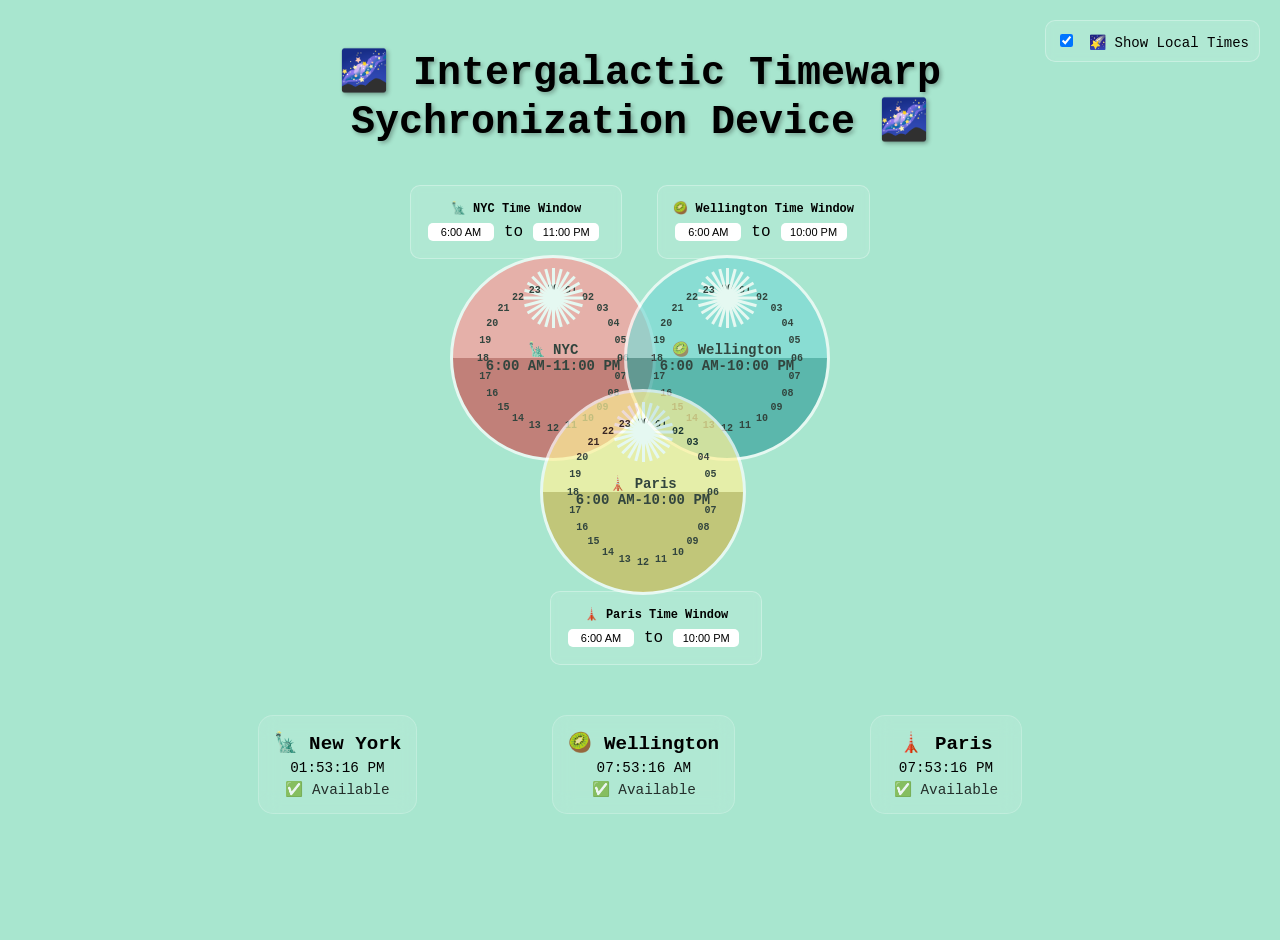
<file: timewarp.html>
<!DOCTYPE html>
<html lang="en">
<head>
    <meta charset="UTF-8">
    <meta name="viewport" content="width=device-width, initial-scale=1.0">
    <title>Intergalactic Timewarp Sychronization Device</title>
    <style>
        body {
            font-family: 'Courier New', monospace;
            background: #a8e6cf;
            margin: 0;
            padding: 20px;
            min-height: 100vh;
            color: rgb(0, 0, 0);
        }
        
        .container {
            max-width: 900px;
            margin: 0 auto;
            text-align: center;
        }
        
        h1 {
            margin-bottom: 30px;
            font-size: 2.5em;
            text-shadow: 2px 2px 4px rgba(0,0,0,0.3);
        }
        
        .venn-container {
            position: relative;
            width: 500px;
            height: 500px;
            margin: 20px auto;
        }
        
        /* Overlap regions */
        .overlap-region {
            position: absolute;
            pointer-events: none;
            z-index: 5;
        }
        
        .nyc-wellington-overlap {
            top: 80px;
            left: 180px;
            width: 80px;
            height: 200px;
            background: linear-gradient(90deg, #ff6b6b 0%, #4ecdc4 100%);
            opacity: 0.6;
            border-radius: 50px;
        }
        
        .nyc-paris-overlap {
            top: 200px;
            left: 140px;
            width: 120px;
            height: 80px;
            background: linear-gradient(45deg, #ff6b6b 0%, #ffe66d 100%);
            opacity: 0.6;
            border-radius: 50px;
        }
        
        .wellington-paris-overlap {
            top: 200px;
            left: 240px;
            width: 120px;
            height: 80px;
            background: linear-gradient(135deg, #4ecdc4 0%, #ffe66d 100%);
            opacity: 0.6;
            border-radius: 50px;
        }
        
        .triple-overlap {
            top: 210px;
            left: 220px;
            width: 60px;
            height: 60px;
            background: linear-gradient(45deg, #ff6b6b 0%, #4ecdc4 50%, #ffe66d 100%);
            opacity: 0.7;
            border-radius: 50%;
            z-index: 10;
        }
                
        .circle {
            position: absolute;
            width: 200px;
            height: 200px;
            border-radius: 50%;
            opacity: 0.7;
            display: flex;
            align-items: center;
            justify-content: center;
            font-weight: bold;
            font-size: 14px;
            text-align: center;
            border: 3px solid white;
            cursor: grab;
            user-select: none;
            z-index: 15;
        }

        .circle:active {
            cursor: grabbing;
        }

        .time-marks {
            position: absolute;
            width: 100%;
            height: 100%;
            pointer-events: none;
        }

        .time-mark {
            position: absolute;
            width: 2px;
            height: 25px; /* Increased length */
            background: white;
            transform-origin: center bottom;
            top: 15px; /* Moved closer to edge */
            left: 50%;
            margin-left: -1px;
        }

        .hour-mark {
            height: 30px; /* Increased length */
            width: 3px;
            margin-left: -1.5px;
            top: 10px; /* Moved even closer to edge */
        }

        .time-label {
            position: absolute;
            font-size: 10px;
            font-weight: bold;
            color: rgb(0, 0, 0);
            transform-origin: center;
        }
        
        .nyc {
            background: linear-gradient(180deg, 
                #ff9999 0%,    /* Lighter red for day */
                #ff9999 50%, 
                #cc5555 50%,   /* Darker red for night */
                #cc5555 100%
            );
            top: 80px;
            left: 60px;
        }

        .wellington {
            background: linear-gradient(180deg, 
                #7dd9d4 0%,    /* Lighter teal for day */
                #7dd9d4 50%, 
                #3ba39d 50%,   /* Darker teal for night */
                #3ba39d 100%
            );
            top: 80px;
            right: 60px;
        }

        .paris {
            background: linear-gradient(180deg, 
                #fff199 0%,    /* Lighter yellow for day */
                #fff199 50%, 
                #ccb855 50%,   /* Darker yellow for night */
                #ccb855 100%
            );
            bottom: 80px;
            left: 150px;
        }
        /* Modular time-input class */
        .time-input {
            position: absolute;
            background: rgba(255,255,255,0.1);
            padding: 15px;
            border-radius: 10px;
            backdrop-filter: blur(5px);
            border: 1px solid rgba(255,255,255,0.3);
            min-width: 180px;
            top: var(--input-top);
            left: var(--input-left);
            right: var(--input-right);
            bottom: var(--input-bottom);
        }
        
        .time-input label {
            display: block;
            font-size: 12px;
            margin-bottom: 5px;
            font-weight: bold;
        }
        
        .time-input input,
        .time-input select {
            width: 60px;
            padding: 3px;
            margin: 2px;
            border: none;
            border-radius: 5px;
            text-align: center;
            font-size: 11px;
        }
        
        .time-display {
            display: flex;
            justify-content: space-around;
            margin: 30px 0;
            flex-wrap: wrap;
        }
        
        .time-card {
            background: rgba(255,255,255,0.1);
            padding: 15px;
            border-radius: 15px;
            margin: 10px;
            min-width: 120px;
            backdrop-filter: blur(10px);
            border: 1px solid rgba(255,255,255,0.2);
        }
        
        .city-name {
            font-weight: bold;
            font-size: 1.2em;
            margin-bottom: 5px;
        }
        
        .current-time {
            font-size: 1.1em;
            font-family: monospace;
        }
        
        .window-display {
            font-size: 0.9em;
            margin-top: 5px;
            opacity: 0.8;
        }

        .world-time-toggle {
            position: absolute;
            top: 20px;
            right: 20px;
            background: rgba(255,255,255,0.1);
            padding: 10px;
            border-radius: 10px;
            backdrop-filter: blur(5px);
            border: 1px solid rgba(255,255,255,0.3);
            font-size: 14px;
        }

        .world-time-toggle input {
            margin-right: 8px;
        }
    </style>
</head>
<body>
    <div class="container">
        <h1>🌌 Intergalactic Timewarp Sychronization Device 🌌</h1>

        <div class="world-time-toggle">
            <label>
                <input type="checkbox" id="world-time-toggle" checked>
                🌠 Show Local Times
            </label>
        </div>

        <div class="venn-container">
            <!-- NYC Time Input -->
            <div class="time-input" style="--input-top: 10px; --input-left: 20px;">
                <label>🗽 NYC Time Window</label>
                <div style="display: flex; align-items: center; gap: 8px;">
                    <input type="text" id="nyc-start" value="6:00 AM" placeholder="6:00 AM">
                    <span>to</span>
                    <input type="text" id="nyc-end" value="11:00 PM" placeholder="11:00 PM">
                </div>
            </div>

            <!-- Wellington Time Input -->
            <div class="time-input" style="--input-top: 10px; --input-right: 20px;">
                <label>🥝 Wellington Time Window</label>
                <div style="display: flex; align-items: center; gap: 8px;">
                    <input type="text" id="wellington-start" value="6:00 AM" placeholder="6:00 AM">
                    <span>to</span>
                    <input type="text" id="wellington-end" value="10:00 PM" placeholder="10:00 PM">
                </div>
            </div>

            <!-- Paris Time Input -->
            <div class="time-input" style="--input-bottom: 10px; --input-left: 160px;">
                <label>🗼 Paris Time Window</label>
                <div style="display: flex; align-items: center; gap: 8px;">
                    <input type="text" id="paris-start" value="6:00 AM" placeholder="6:00 AM">
                    <span>to</span>
                    <input type="text" id="paris-end" value="10:00 PM" placeholder="10:00 PM">
                </div>
            </div>
           
            <div class="circle nyc" id="nyc-circle">
                <div class="time-marks" id="nyc-marks"></div>
                <div>
                    🗽 NYC<br>
                    <span id="nyc-window">6:00 AM-11:00 PM</span>
                </div>
            </div>
            <div class="circle wellington" id="wellington-circle">
                <div class="time-marks" id="wellington-marks"></div>
                <div>
                    🥝 Wellington<br>
                    <span id="wellington-window">6:00 AM-10:00 PM</span>
                </div>
            </div>
            <div class="circle paris" id="paris-circle">
                <div class="time-marks" id="paris-marks"></div>
                <div>
                    🗼 Paris<br>
                    <span id="paris-window">6:00 AM-10:00 PM</span>
                </div>
            </div>
        </div>
        
        <div class="time-display" id="time-display">
            <div class="time-card">
                <div class="city-name">🗽 New York</div>
                <div class="current-time" id="nyc-time"></div>
                <div class="window-display" id="nyc-status"></div>
            </div>
            <div class="time-card">
                <div class="city-name">🥝 Wellington</div>
                <div class="current-time" id="wellington-time"></div>
                <div class="window-display" id="wellington-status"></div>
            </div>
            <div class="time-card">
                <div class="city-name">🗼 Paris</div>
                <div class="current-time" id="paris-time"></div>
                <div class="window-display" id="paris-status"></div>
            </div>
        </div>
    </div>

    <script>
        // Parse time string like "6:00 AM" to minutes since midnight
        function parseTimeString(timeStr) {
            const match = timeStr.match(/(\d{1,2}):(\d{2})\s*(AM|PM)/i);
            if (!match) return 0;
            
            let hours = parseInt(match[1]);
            const minutes = parseInt(match[2]);
            const ampm = match[3].toUpperCase();
            
            if (ampm === 'PM' && hours !== 12) hours += 12;
            if (ampm === 'AM' && hours === 12) hours = 0;
            
            return hours * 60 + minutes;
        }

        // Convert minutes to time string like "6:00 AM"
        function minutesToTimeString(minutes) {
            const hours = Math.floor(minutes / 60);
            const mins = minutes % 60;
            const hour12 = hours === 0 ? 12 : hours > 12 ? hours - 12 : hours;
            const ampm = hours >= 12 ? 'PM' : 'AM';
            return `${hour12}:${mins.toString().padStart(2, '0')} ${ampm}`;
        }

        function makeDraggable(circle, startInputId, endInputId) {
            let isDragging = false;
            let startAngle = 0;
            let currentRotation = 0;
            
            circle.addEventListener('mousedown', (e) => {
                isDragging = true;
                const rect = circle.getBoundingClientRect();
                const centerX = rect.left + rect.width / 2;
                const centerY = rect.top + rect.height / 2;
                startAngle = Math.atan2(e.clientY - centerY, e.clientX - centerX);
            });
            
            document.addEventListener('mousemove', (e) => {
                if (!isDragging) return;
                
                const rect = circle.getBoundingClientRect();
                const centerX = rect.left + rect.width / 2;
                const centerY = rect.top + rect.height / 2;
                const currentAngle = Math.atan2(e.clientY - centerY, e.clientX - centerX);
                const deltaAngle = currentAngle - startAngle;
                
                sensitivityMultiplier=0.05;
                currentRotation += deltaAngle * 180 / Math.PI * sensitivityMultiplier;
                currentRotation = ((currentRotation % 360) + 360) % 360;
                
                circle.style.transform = `rotate(${currentRotation}deg)`;
                updateTimeFromRotation(currentRotation, startInputId, endInputId);
                
                startAngle = currentAngle;
            });
            
            document.addEventListener('mouseup', () => {
                isDragging = false;
            });
        }

        function updateTimeFromRotation(rotation, startInputId, endInputId) {
            const hours = Math.floor(rotation / 15);
            const startHour = hours % 12 || 12;
            const endHour = (hours + 8) % 12 || 12;
            const startAMPM = hours < 12 ? 'AM' : 'PM';
            const endAMPM = (hours + 8) < 24 ? (hours < 4 ? 'AM' : 'PM') : 'AM';
            
            document.getElementById(startInputId).value = `${startHour}:00 ${startAMPM}`;
            document.getElementById(endInputId).value = `${endHour}:00 ${endAMPM}`;
            
            updateCallRecommendation();
        }

        function updateDialFromInputs(circleId, startInputId, endInputId) {
            const startTime = parseTimeString(document.getElementById(startInputId).value);
            const rotation = (startTime / 60) * 15;
            document.getElementById(circleId).style.transform = `rotate(${rotation}deg)`;
        }

        function updateTimes() {
            const now = new Date();
            const showWorldTime = document.getElementById('world-time-toggle').checked;
            
            document.getElementById('time-display').style.display = showWorldTime ? 'flex' : 'none';
            
            if (!showWorldTime) return;
            
            const nycTime = new Intl.DateTimeFormat('en-US', {
                timeZone: 'America/New_York',
                hour: '2-digit',
                minute: '2-digit',
                second: '2-digit',
                hour12: true
            }).format(now);
            
            const wellingtonTime = new Intl.DateTimeFormat('en-US', {
                timeZone: 'Pacific/Auckland',
                hour: '2-digit',
                minute: '2-digit',
                second: '2-digit',
                hour12: true
            }).format(now);
            
            const parisTime = new Intl.DateTimeFormat('en-US', {
                timeZone: 'Europe/Paris',
                hour: '2-digit',
                minute: '2-digit',
                second: '2-digit',
                hour12: true
            }).format(now);
            
            document.getElementById('nyc-time').textContent = nycTime;
            document.getElementById('wellington-time').textContent = wellingtonTime;
            document.getElementById('paris-time').textContent = parisTime;
            
            updateCallRecommendation();
        }
        
        function getHour(timezone) {
            const now = new Date();
            return parseInt(new Intl.DateTimeFormat('en-US', {
                timeZone: timezone,
                hour: '2-digit',
                hour12: false
            }).format(now));
        }

        function updateCallRecommendation() {
            const nycStart = parseTimeString(document.getElementById('nyc-start').value);
            const nycEnd = parseTimeString(document.getElementById('nyc-end').value);
            const wellingtonStart = parseTimeString(document.getElementById('wellington-start').value);
            const wellingtonEnd = parseTimeString(document.getElementById('wellington-end').value);
            const parisStart = parseTimeString(document.getElementById('paris-start').value);
            const parisEnd = parseTimeString(document.getElementById('paris-end').value);

            const nycHour = getHour('America/New_York');
            const wellingtonHour = getHour('Pacific/Auckland');
            const parisHour = getHour('Europe/Paris');
            
            const nycMinutes = nycHour * 60;
            const wellingtonMinutes = wellingtonHour * 60;
            const parisMinutes = parisHour * 60;
            
            const nycGood = nycMinutes >= nycStart && nycMinutes <= nycEnd;
            const wellingtonGood = wellingtonMinutes >= wellingtonStart && wellingtonMinutes <= wellingtonEnd;
            const parisGood = parisMinutes >= parisStart && parisMinutes <= parisEnd;
            
            // Update circle displays
            document.getElementById('nyc-window').textContent = 
                `${minutesToTimeString(nycStart)}-${minutesToTimeString(nycEnd)}`;
            document.getElementById('wellington-window').textContent = 
                `${minutesToTimeString(wellingtonStart)}-${minutesToTimeString(wellingtonEnd)}`;
            document.getElementById('paris-window').textContent = 
                `${minutesToTimeString(parisStart)}-${minutesToTimeString(parisEnd)}`;
            
            // Update status
            document.getElementById('nyc-status').textContent = nycGood ? '✅ Available' : '❌ Not available';
            document.getElementById('wellington-status').textContent = wellingtonGood ? '✅ Available' : '❌ Not available';
            document.getElementById('paris-status').textContent = parisGood ? '✅ Available' : '❌ Not available';
            
            const recommendation = document.getElementById('best-window');
            
            if (nycGood && wellingtonGood && parisGood) {
                recommendation.innerHTML = '🌟 Perfect time! Everyone is available right now!';
            } else if ((nycGood && wellingtonGood) || (nycGood && parisGood) || (wellingtonGood && parisGood)) {
                recommendation.innerHTML = '🔶 Good time for 2 out of 3 cities!';
            } else {
                recommendation.innerHTML = '⏰ Adjust time windows or wait for better overlap!';
            }
        }
                
        function createTimeMarks(markContainer) {
            for (let i = 0; i < 24; i++) {
                const mark = document.createElement('div');
                mark.className = 'time-mark hour-mark';
                mark.style.transform = `rotate(${i * 15}deg)`;
                markContainer.appendChild(mark);
                
                // Use 24-hour labels pointing inward
                const label = document.createElement('div');
                label.className = 'time-label';
                label.textContent = i.toString().padStart(2, '0');
                const angle = i * 15;
                const radius = 70; // Reduced from 85 to move labels closer to center
                const x = Math.sin(angle * Math.PI / 180) * radius;
                const y = -Math.cos(angle * Math.PI / 180) * radius;
                label.style.left = `calc(50% + ${x}px)`;
                label.style.top = `calc(50% + ${y}px)`;
                label.style.transform = 'translate(-50%, -50%)';
                markContainer.appendChild(label);
            }
        }


        // Format various time inputs
        function formatTimeInput(input) {
            let value = input.value.trim();
            
            // Handle single digit or double digit hours
            if (/^\d{1,2}$/.test(value)) {
                let hours = parseInt(value);
                
                if (hours > 23) hours = 23;
                
                let hour12, ampm;
                if (hours === 0) {
                    hour12 = 12;
                    ampm = 'AM';
                } else if (hours <= 12) {
                    hour12 = hours;
                    ampm = hours === 12 ? 'PM' : 'AM';
                } else {
                    hour12 = hours - 12;
                    ampm = 'PM';
                }
                
                input.value = `${hour12}:00 ${ampm}`;
            }
            // Handle military time: "1300" -> "1:00 PM"  
            else if (/^\d{3,4}$/.test(value)) {
                let hours, minutes;
                if (value.length === 3) {
                    hours = parseInt(value.substring(0, 1));
                    minutes = parseInt(value.substring(1));
                } else {
                    hours = parseInt(value.substring(0, 2));
                    minutes = parseInt(value.substring(2));
                }
                
                if (hours > 23) hours = 23;
                if (minutes > 59) minutes = 59;
                
                const hour12 = hours === 0 ? 12 : hours > 12 ? hours - 12 : hours;
                const ampm = hours >= 12 ? 'PM' : 'AM';
                input.value = `${hour12}:${minutes.toString().padStart(2, '0')} ${ampm}`;
            } 
            else if (/^\d{1,2}(am|pm)$/i.test(value)) {
                // "1pm" -> "1:00 PM"
                const match = value.match(/^(\d{1,2})(am|pm)$/i);
                const hour = parseInt(match[1]);
                const ampm = match[2].toUpperCase();
                input.value = `${hour}:00 ${ampm}`;
            } 
            else if (/^\d{1,2}:\d{2}(am|pm)?$/i.test(value)) {
                // "1:30" or "1:30pm" -> "1:30 PM"
                const match = value.match(/^(\d{1,2}):(\d{2})(am|pm)?$/i);
                let hour = parseInt(match[1]);
                const minutes = match[2];
                let ampm = match[3] ? match[3].toUpperCase() : (hour >= 12 ? 'PM' : 'AM');
                
                if (!match[3] && hour > 12) {
                    ampm = 'PM';
                    hour = hour - 12;
                } else if (!match[3] && hour === 0) {
                    hour = 12;
                    ampm = 'AM';
                }
                
                input.value = `${hour}:${minutes} ${ampm}`;
            }
        }

        // Update event listeners to handle both 'input' and 'keydown' events
        function setupInputHandlers(inputIds, circleId) {
            inputIds.forEach(id => {
                const input = document.getElementById(id);
                
                // Handle Enter key
                input.addEventListener('keydown', (e) => {
                    if (e.key === 'Enter') {
                        formatTimeInput(input);
                        updateDialFromInputs(circleId, inputIds[0], inputIds[1]);
                        updateCallRecommendation();
                    }
                });
                
                // Handle when input loses focus
                input.addEventListener('blur', () => {
                    formatTimeInput(input);
                    updateDialFromInputs(circleId, inputIds[0], inputIds[1]);
                    updateCallRecommendation();
                });
                
                // Handle real-time changes
                input.addEventListener('input', () => {
                    updateDialFromInputs(circleId, inputIds[0], inputIds[1]);
                    updateCallRecommendation();
                });
            });
        }

        // Replace existing event listener setup with:
        setupInputHandlers(['nyc-start', 'nyc-end'], 'nyc-circle');
        setupInputHandlers(['wellington-start', 'wellington-end'], 'wellington-circle');
        setupInputHandlers(['paris-start', 'paris-end'], 'paris-circle');


        // Initialize the dials
        createTimeMarks(document.getElementById('nyc-marks'));
        createTimeMarks(document.getElementById('wellington-marks'));
        createTimeMarks(document.getElementById('paris-marks'));

        // Initialize draggable circles
        makeDraggable(document.getElementById('nyc-circle'), 'nyc-start', 'nyc-end');
        makeDraggable(document.getElementById('wellington-circle'), 'wellington-start', 'wellington-end');
        makeDraggable(document.getElementById('paris-circle'), 'paris-start', 'paris-end');

        // Add event listeners for input-to-dial sync
        ['nyc-start', 'nyc-end'].forEach(id => {
            document.getElementById(id).addEventListener('input', () => {
                updateDialFromInputs('nyc-circle', 'nyc-start', 'nyc-end');
                updateCallRecommendation();
            });
        });

        ['wellington-start', 'wellington-end'].forEach(id => {
            document.getElementById(id).addEventListener('input', () => {
                updateDialFromInputs('wellington-circle', 'wellington-start', 'wellington-end');
                updateCallRecommendation();
            });
        });

        ['paris-start', 'paris-end'].forEach(id => {
            document.getElementById(id).addEventListener('input', () => {
                updateDialFromInputs('paris-circle', 'paris-start', 'paris-end');
                updateCallRecommendation();
            });
        });
        
        document.getElementById('world-time-toggle').addEventListener('change', updateTimes);

        // Update every 30 seconds
        setInterval(updateTimes, 30000);
        updateTimes();
        updateCallRecommendation();
    </script>
</body>
</html>
</file>
<file: research/style.css>
/* ANVO research site. No dependencies, no JavaScript, no Jekyll. */

:root {
  --ink: #0f1622;
  --ink-2: #141d2c;
  --line: #24314a;
  --text: #e6e9ef;
  --text-2: #a7b0c0;
  --text-3: #6f7a8f;
  --cyan: #4fd6ff;
  --magenta: #ff5fb8;
  --green: #7dff8a;
  --yellow: #ffe066;
  --measure: 68ch;
  --sans: "Segoe UI", "Helvetica Neue", Helvetica, Arial, sans-serif;
  --mono: Consolas, "Liberation Mono", Menlo, monospace;
}

* { box-sizing: border-box; }

html { scroll-behavior: smooth; }
@media (prefers-reduced-motion: reduce) { html { scroll-behavior: auto; } }

body {
  margin: 0;
  background: var(--ink);
  color: var(--text);
  font-family: var(--sans);
  font-size: 17px;
  line-height: 1.6;
}

a { color: var(--cyan); text-decoration: none; border-bottom: 1px solid rgba(79,214,255,.35); }
a:hover { border-bottom-color: var(--cyan); }
a:focus-visible, button:focus-visible { outline: 2px solid var(--yellow); outline-offset: 3px; }

code {
  font-family: var(--mono);
  font-size: .9em;
  color: var(--text);
  background: var(--ink-2);
  padding: .05em .35em;
  border-radius: 3px;
}

/* L A Y O U T */

.frame {
  display: grid;
  grid-template-columns: 240px minmax(0, 1fr);
  min-height: 100vh;
}

.side {
  border-right: 1px solid var(--line);
  padding: 32px 24px;
  position: sticky;
  top: 0;
  height: 100vh;
  overflow: auto;
}

.side .brand {
  display: block;
  color: var(--text);
  border: 0;
  font-weight: 700;
  letter-spacing: .02em;
  font-size: 1.05rem;
}
.side .brand small {
  display: block;
  color: var(--text-3);
  font-weight: 400;
  font-size: .8rem;
  margin-top: 2px;
}

.side nav { margin-top: 32px; }
.side nav a {
  display: block;
  color: var(--text-2);
  border: 0;
  padding: 6px 0;
}
.side nav a.here { color: var(--text); }
.side nav a.here::before { content: "▸ "; color: var(--yellow); }
.side nav .sub { margin-left: 14px; }
.side nav .sub a { font-size: .9rem; padding: 3px 0; }

.side .foot {
  margin-top: 40px;
  font-size: .8rem;
  color: var(--text-3);
}
.side .foot a { color: var(--text-3); border-bottom-color: transparent; }
.side .foot a:hover { color: var(--text-2); }

main {
  padding: 48px 56px 96px;
  max-width: calc(var(--measure) + 112px);
}

h1, h2, h3 { line-height: 1.2; margin: 0; }
h1 { font-size: 2.2rem; font-weight: 700; letter-spacing: -.01em; }
h2 { font-size: 1.45rem; font-weight: 700; margin-top: 56px; padding-top: 16px; border-top: 1px solid var(--line); }
h3 { font-size: 1.1rem; font-weight: 700; margin-top: 28px; }
h1 + p, h2 + p, h3 + p { margin-top: 12px; }
p { margin: 0 0 16px; max-width: var(--measure); }
ul, ol { padding-left: 22px; max-width: var(--measure); }
li { margin-bottom: 6px; }

.lede { font-size: 1.2rem; color: var(--text-2); }
.muted { color: var(--text-3); }

/* H E R O   C O N T O U R */

.contour { margin: 32px 0 8px; max-width: 100%; }
.contour svg { width: 100%; height: auto; display: block; }
.contour .cap { color: var(--text-3); font-size: .85rem; margin-top: 6px; }

/* A R C   S T R I P */

.arc {
  display: grid;
  grid-template-columns: repeat(3, minmax(0, 1fr));
  gap: 18px;
  margin: 24px 0 8px;
  padding: 0;
  list-style: none;
  max-width: none;
}
.arc li {
  border-top: 3px solid var(--line);
  padding-top: 12px;
  margin: 0;
}
.arc li:nth-child(1) { border-top-color: var(--cyan); }
.arc li:nth-child(2) { border-top-color: var(--magenta); }
.arc li:nth-child(3) { border-top-color: var(--green); }
.arc b { display: block; margin-bottom: 4px; }
.arc span { color: var(--text-2); font-size: .95rem; }

/* P R O J E C T   E N T R I E S */

.family {
  margin-top: 8px;
}
.family h2 { border-top: 0; padding-top: 0; }
.family h2::before {
  content: "";
  display: inline-block;
  width: 14px; height: 14px;
  border-radius: 50%;
  margin-right: 10px;
  vertical-align: -1px;
  background: var(--line);
}
.family.identify h2::before { background: var(--cyan); }
.family.segment h2::before { background: var(--magenta); }
.family.synth h2::before { background: var(--green); }
.family.tools h2::before { background: var(--yellow); }
.family.explore h2::before { background: var(--text-3); }
.family.community h2::before { background: var(--text-2); }

.project {
  border-left: 2px solid var(--line);
  padding: 4px 0 4px 20px;
  margin: 24px 0 32px;
  max-width: var(--measure);
}
.project h3 { margin-top: 0; }
.project h3 code { font-size: .95em; background: transparent; padding: 0; color: var(--text); }
.project .status {
  font-size: .85rem;
  color: var(--text-3);
  margin: 2px 0 10px;
}
.project .status b { color: var(--text-2); font-weight: 600; }
.project ul { margin: 8px 0 0; }
.project p:last-child, .project ul:last-child { margin-bottom: 0; }

/* T A B L E S */

table { border-collapse: collapse; width: 100%; max-width: var(--measure); font-size: .95rem; margin: 12px 0 24px; }
th, td { text-align: left; vertical-align: top; padding: 8px 10px 8px 0; border-bottom: 1px solid var(--line); }
th { color: var(--text-2); font-weight: 600; }

/* T I M E L I N E */

.timeline { list-style: none; padding: 0; margin: 24px 0 0; max-width: var(--measure); }
.timeline li {
  display: grid;
  grid-template-columns: 110px minmax(0, 1fr);
  gap: 16px;
  padding: 14px 0;
  border-bottom: 1px solid var(--line);
  margin: 0;
}
.timeline .when { color: var(--yellow); font-weight: 600; font-size: .95rem; }
.timeline .what { margin: 0; }
.timeline .what b { display: block; margin-bottom: 2px; }

/* R E S P O N S I V E */

@media (max-width: 860px) {
  .frame { grid-template-columns: 1fr; }
  .side {
    position: static;
    height: auto;
    border-right: 0;
    border-bottom: 1px solid var(--line);
    padding: 20px 20px 12px;
  }
  .side nav { margin-top: 12px; display: flex; flex-wrap: wrap; gap: 4px 18px; }
  .side nav .sub { display: none; }
  .side .foot { display: none; }
  main { padding: 28px 20px 64px; }
  .arc { grid-template-columns: 1fr; }
  .timeline li { grid-template-columns: 1fr; gap: 4px; }
  h1 { font-size: 1.8rem; }
}
</file>
